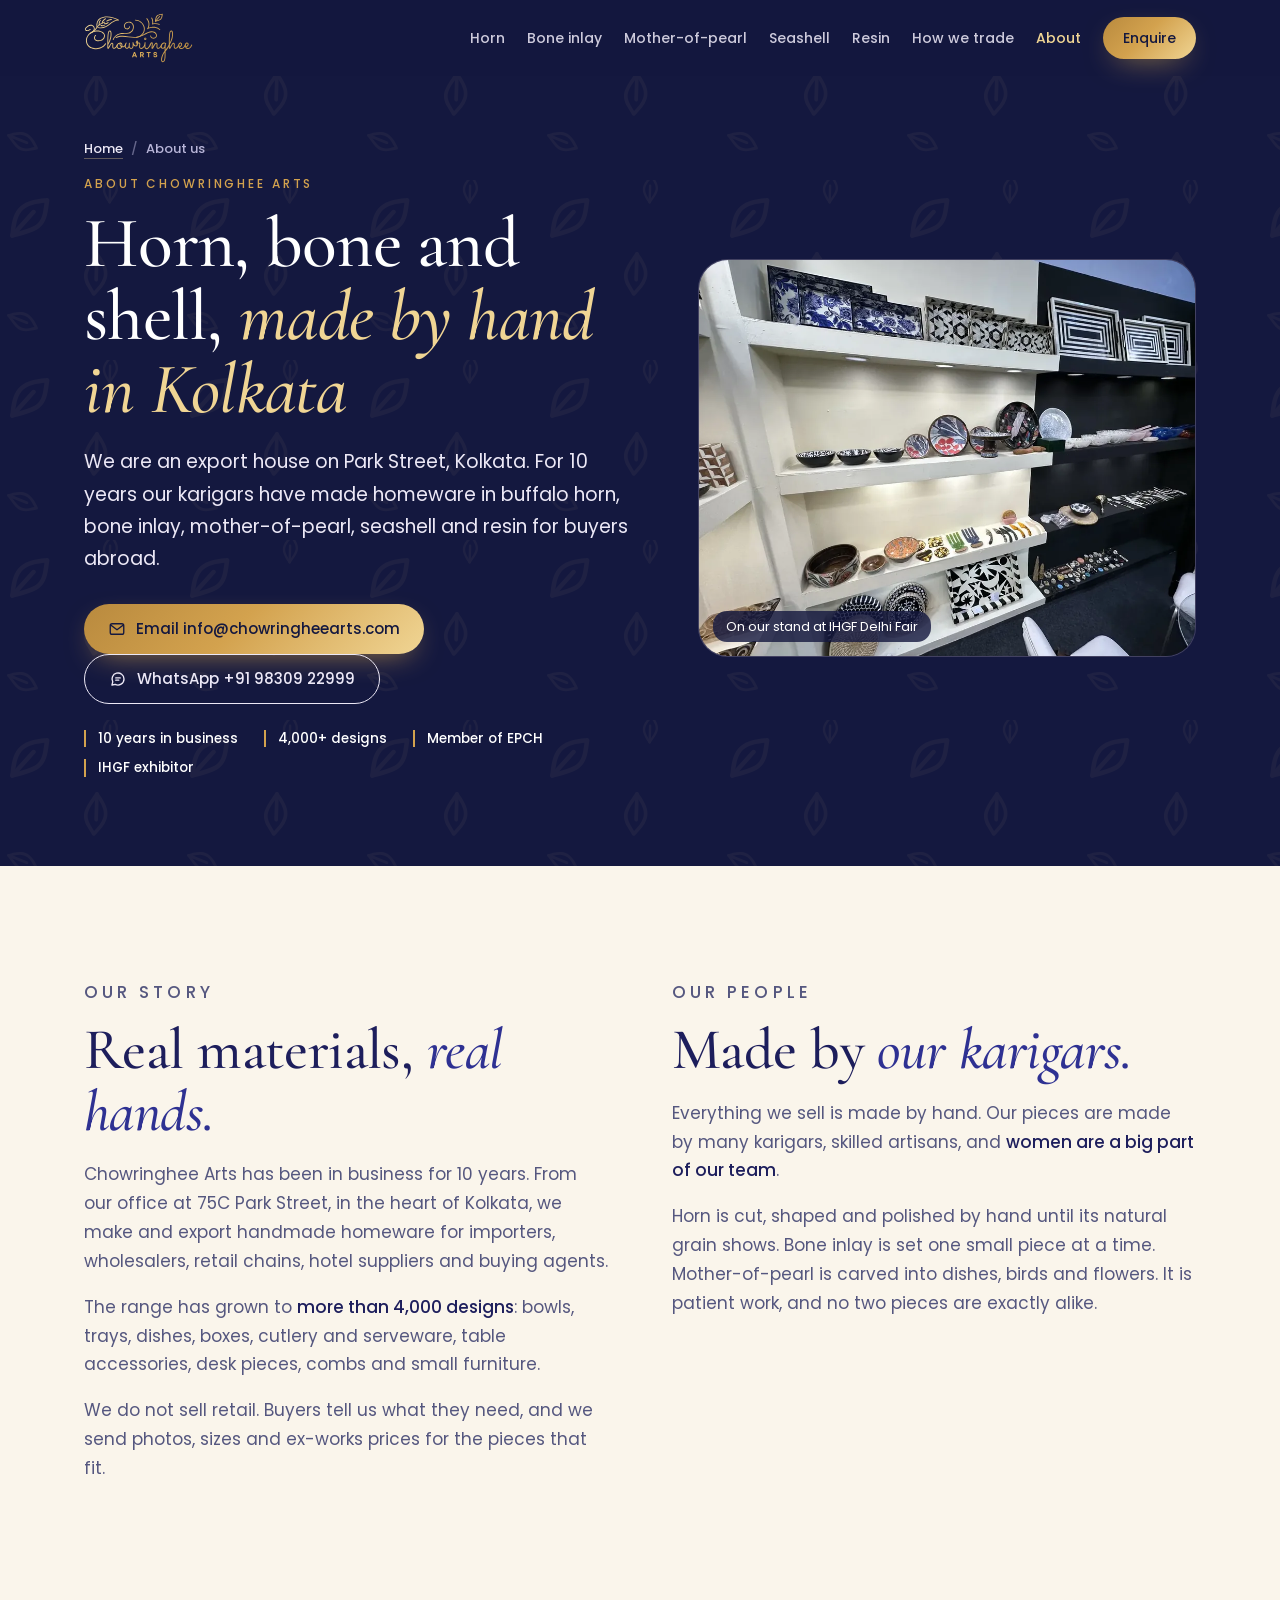
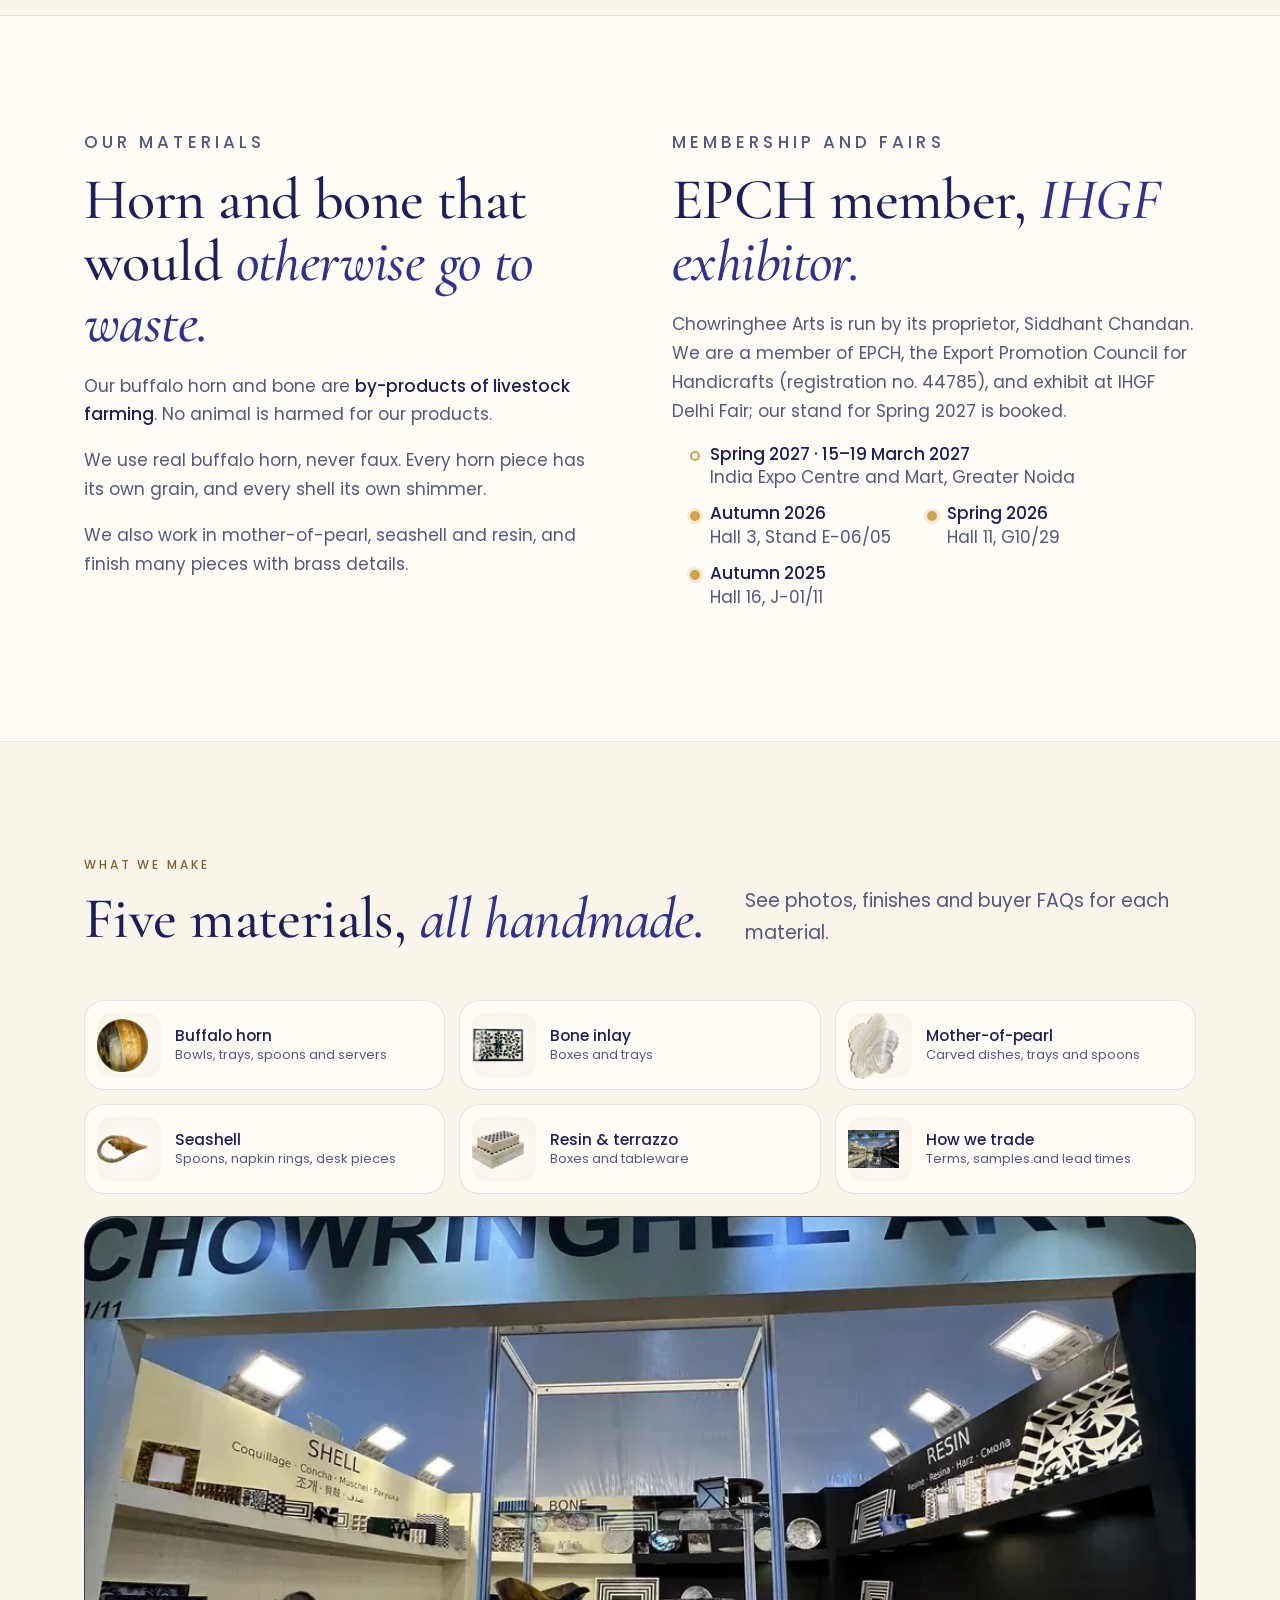
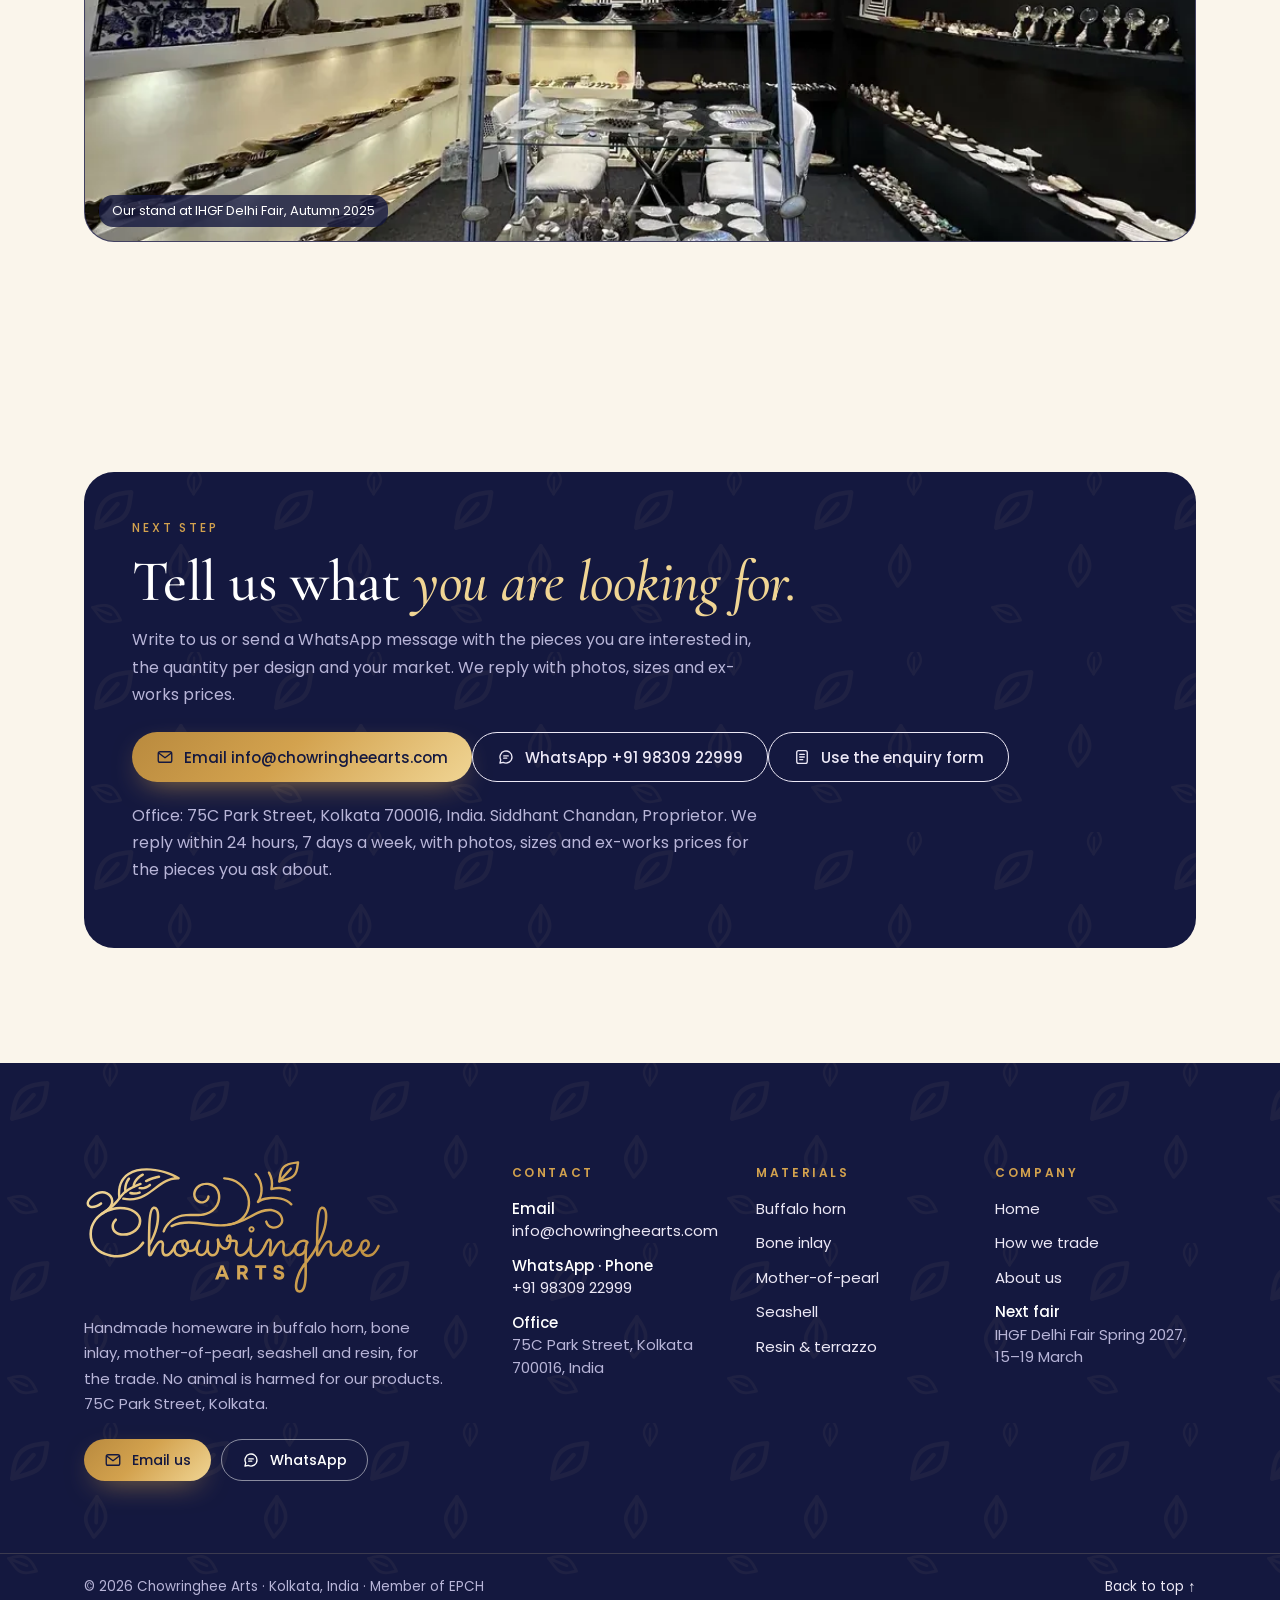
<file: about/index.html>
<!doctype html>
<html lang="en-GB">
<head>
<meta charset="utf-8">
<meta name="viewport" content="width=device-width, initial-scale=1, viewport-fit=cover">
<title>About Us: Horn, Bone &amp; Shell Makers in Kolkata | Chowringhee Arts</title>
<meta name="description" content="Chowringhee Arts: 10 years making handmade horn, bone inlay, mother-of-pearl, shell and resin homeware in Kolkata. EPCH member and IHGF Delhi Fair exhibitor.">
<link rel="canonical" href="https://chowringheearts.com/about/">
<meta name="robots" content="max-image-preview:large">
<meta name="theme-color" content="#14183F">
<link rel="icon" href="/assets/favicon.svg" type="image/svg+xml">
<link rel="icon" href="/assets/favicon-32.png" sizes="32x32" type="image/png">
<link rel="apple-touch-icon" href="/assets/apple-touch-icon.png">
<meta property="og:type" content="website">
<meta property="og:site_name" content="Chowringhee Arts">
<meta property="og:locale" content="en_GB">
<meta property="og:title" content="About Chowringhee Arts — handmade in Kolkata for 10 years">
<meta property="og:description" content="Chowringhee Arts: 10 years making handmade horn, bone inlay, mother-of-pearl, shell and resin homeware in Kolkata. EPCH member and IHGF Delhi Fair exhibitor.">
<meta property="og:url" content="https://chowringheearts.com/about/">
<meta property="og:image" content="https://chowringheearts.com/assets/og/about.jpg">
<meta property="og:image:width" content="1200">
<meta property="og:image:height" content="630">
<meta property="og:image:alt" content="Shelves of bone inlay, horn and shell pieces on the Chowringhee Arts stand">
<meta name="twitter:card" content="summary_large_image">
<link rel="stylesheet" href="/assets/site.css">
<link rel="preload" as="image" type="image/webp" imagesrcset="/assets/img/p/stand-shelves-240.webp 240w, /assets/img/p/stand-shelves-480.webp 480w, /assets/img/p/stand-shelves-960.webp 960w, /assets/img/p/stand-shelves-1440.webp 1440w" imagesizes="(max-width:900px) 92vw, 560px" fetchpriority="high">
<link rel="preload" href="/assets/fonts/cormorant-garamond-latin-500-normal.woff2" as="font" type="font/woff2" crossorigin>
<link rel="preload" href="/assets/fonts/poppins-latin-400-normal.woff2" as="font" type="font/woff2" crossorigin>
<script>document.documentElement.className+=' js';</script>
<script type="application/ld+json">
{
 "@context": "https://schema.org",
 "@graph": [
  {
   "@type": "Organization",
   "@id": "https://chowringheearts.com/#org",
   "name": "Chowringhee Arts",
   "url": "https://chowringheearts.com/",
   "logo": "https://chowringheearts.com/assets/logo-ink.svg",
   "image": "https://chowringheearts.com/assets/og-v3.jpg",
   "email": "info@chowringheearts.com",
   "telephone": "+91-98309-22999",
   "address": {
    "@type": "PostalAddress",
    "streetAddress": "75C Park Street",
    "addressLocality": "Kolkata",
    "postalCode": "700016",
    "addressRegion": "West Bengal",
    "addressCountry": "IN"
   },
   "contactPoint": {
    "@type": "ContactPoint",
    "contactType": "sales",
    "email": "info@chowringheearts.com",
    "telephone": "+91-98309-22999"
   },
   "founder": {
    "@type": "Person",
    "name": "Siddhant Chandan",
    "jobTitle": "Proprietor"
   },
   "memberOf": {
    "@type": "Organization",
    "name": "Export Promotion Council for Handicrafts (EPCH)"
   },
   "description": "Kolkata export house, in business for 10 years, making handmade homeware in buffalo horn, bone inlay, mother-of-pearl, seashell and resin for trade buyers. Horn and bone are by-products of livestock farming; no animal is harmed for its products."
  },
  {
   "@type": "BreadcrumbList",
   "itemListElement": [
    {
     "@type": "ListItem",
     "position": 1,
     "name": "Home",
     "item": "https://chowringheearts.com/"
    },
    {
     "@type": "ListItem",
     "position": 2,
     "name": "About us",
     "item": "https://chowringheearts.com/about/"
    }
   ]
  }
 ]
}
</script>
</head><body>
<a class="skip" href="#main">Skip to content</a>
<header class="site-head" id="top">
  <div class="wrap">
    <a class="brand" href="/" aria-label="Chowringhee Arts home"><img src="/assets/logo-gold.svg" alt="Chowringhee Arts" width="112" height="50"></a>
    <nav class="nav" aria-label="Main">
      <a class="lnk" href="/horn/">Horn</a>
      <a class="lnk" href="/bone-inlay/">Bone inlay</a>
      <a class="lnk" href="/mother-of-pearl/">Mother-of-pearl</a>
      <a class="lnk" href="/seashell/">Seashell</a>
      <a class="lnk" href="/resin/">Resin</a>
      <a class="lnk" href="/trade/">How we trade</a>
      <a class="lnk" href="/about/" aria-current="page">About</a>
      <a class="btn btn-gold btn-sm" href="#enquire">Enquire</a>
      <button class="menu-btn" type="button" aria-expanded="false" aria-controls="menu"><svg viewBox="0 0 24 24" fill="none" stroke="currentColor" stroke-width="1.8" stroke-linecap="round" stroke-linejoin="round" aria-hidden="true" focusable="false"><path d="M4 7h16M4 12h16M4 17h16"/></svg><span class="sr">Menu</span></button>
    </nav>
  </div>
  <div class="menu" id="menu" hidden>
    <div class="wrap">
      <a href="/">Home</a>
      <p class="menu-k">Materials</p>
      <a href="/horn/">Buffalo horn</a>
      <a href="/bone-inlay/">Bone inlay</a>
      <a href="/mother-of-pearl/">Mother-of-pearl</a>
      <a href="/seashell/">Seashell</a>
      <a href="/resin/">Resin &amp; terrazzo</a>
      <p class="menu-k">Working with us</p>
      <a href="/trade/">How we trade</a>
      <a href="/about/" aria-current="page">About us</a>
      <a href="#enquire">Contact</a>
    </div>
  </div>
</header>
<main id="main">
  <section class="sub-hero on-navy" aria-labelledby="page-title">
    <div class="wrap sub-grid">
      <div>
        <nav class="crumbs" aria-label="Breadcrumb"><ol><li><a href="/">Home</a></li><li aria-current="page">About us</li></ol></nav>
        <p class="eyebrow">About Chowringhee Arts</p>
        <h1 id="page-title">Horn, bone and shell, <em>made by hand in Kolkata</em></h1>
        <p class="lede">We are an export house on Park Street, Kolkata. For 10 years our karigars have made homeware in buffalo horn, bone inlay, mother-of-pearl, seashell and resin for buyers abroad.</p>
        <div class="cta-row"><a class="btn btn-gold" href="mailto:info@chowringheearts.com?subject=Enquiry%20from%20chowringheearts.com&amp;body=Hello%20Chowringhee%20Arts%2C%0A%0APieces%20I%20am%20interested%20in%3A%0A%0AQuantity%20per%20design%3A%0A%0ACompany%20and%20country%3A%0A%0AMy%20market%20%28importer%2C%20wholesaler%2C%20retail%20chain%2C%20hotel%20supplier%2C%20buying%20agent%29%3A%0A"><svg viewBox="0 0 24 24" fill="none" stroke="currentColor" stroke-width="1.8" stroke-linecap="round" stroke-linejoin="round" aria-hidden="true" focusable="false"><rect x="3" y="5" width="18" height="14" rx="2.5"/><path d="m4 7 8 6 8-6"/></svg>Email info@chowringheearts.com</a><a class="btn btn-line" href="https://wa.me/919830922999?text=Hello%20Chowringhee%20Arts%2C%20I%20found%20you%20on%20your%20website." target="_blank" rel="noopener"><svg viewBox="0 0 24 24" fill="none" stroke="currentColor" stroke-width="1.8" stroke-linecap="round" stroke-linejoin="round" aria-hidden="true" focusable="false"><path d="M20 12a8 8 0 0 1-11.7 7.1L4 20l1-4.1A8 8 0 1 1 20 12Z"/><path d="M9 10.5h6M9 13.5h4"/></svg>WhatsApp +91 98309 22999</a></div>
        <ul class="hero-facts"><li>10 years in business</li><li>4,000+ designs</li><li>Member of EPCH</li><li>IHGF exhibitor</li></ul>
      </div>
      <figure class="sub-stage photo"><picture><source type="image/webp" srcset="/assets/img/p/stand-shelves-240.webp 240w, /assets/img/p/stand-shelves-480.webp 480w, /assets/img/p/stand-shelves-960.webp 960w, /assets/img/p/stand-shelves-1440.webp 1440w" sizes="(max-width:900px) 92vw, 560px"><img src="/assets/img/p/stand-shelves-480.jpg" srcset="/assets/img/p/stand-shelves-240.jpg 240w, /assets/img/p/stand-shelves-480.jpg 480w, /assets/img/p/stand-shelves-960.jpg 960w, /assets/img/p/stand-shelves-1440.jpg 1440w" sizes="(max-width:900px) 92vw, 560px" width="1440" height="1192" alt="Shelves of bone inlay trays, horn and shell pieces on the Chowringhee Arts stand at IHGF Delhi Fair" loading="eager" fetchpriority="high" decoding="async"></picture><figcaption>On our stand at IHGF Delhi Fair</figcaption></figure>
    </div>
  </section>
  <section class="band" aria-labelledby="story-title">
    <div class="wrap split">
      <div class="prose"><p class="eyebrow">Our story</p><h2 id="story-title">Real materials, <em>real hands.</em></h2>
        <p>Chowringhee Arts has been in business for 10 years. From our office at 75C Park Street, in the heart of Kolkata, we make and export handmade homeware for importers, wholesalers, retail chains, hotel suppliers and buying agents.</p>
        <p>The range has grown to <strong>more than 4,000 designs</strong>: bowls, trays, dishes, boxes, cutlery and serveware, table accessories, desk pieces, combs and small furniture.</p>
        <p>We do not sell retail. Buyers tell us what they need, and we send photos, sizes and ex-works prices for the pieces that fit.</p>
      </div>
      <div class="prose"><p class="eyebrow">Our people</p><h2 id="people-title">Made by <em>our karigars.</em></h2>
        <p>Everything we sell is made by hand. Our pieces are made by many karigars, skilled artisans, and <strong>women are a big part of our team</strong>.</p>
        <p>Horn is cut, shaped and polished by hand until its natural grain shows. Bone inlay is set one small piece at a time. Mother-of-pearl is carved into dishes, birds and flowers. It is patient work, and no two pieces are exactly alike.</p>
      </div>
    </div>
  </section>
  <section class="band card" aria-labelledby="mat-title">
    <div class="wrap split">
      <div class="prose"><p class="eyebrow">Our materials</p><h2 id="mat-title">Horn and bone that would <em>otherwise go to waste.</em></h2>
        <p>Our buffalo horn and bone are <strong>by-products of livestock farming</strong>. No animal is harmed for our products.</p>
        <p>We use real buffalo horn, never faux. Every horn piece has its own grain, and every shell its own shimmer.</p>
        <p>We also work in mother-of-pearl, seashell and resin, and finish many pieces with brass details.</p>
      </div>
      <div class="prose"><p class="eyebrow">Membership and fairs</p><h2 id="fair-title">EPCH member, <em>IHGF exhibitor.</em></h2>
        <p>Chowringhee Arts is run by its proprietor, Siddhant Chandan. We are a member of EPCH, the Export Promotion Council for Handicrafts (registration no. 44785), and exhibit at IHGF Delhi Fair; our stand for Spring 2027 is booked.</p>
        <ul class="past-list" aria-label="IHGF Delhi Fair editions">
          <li class="next"><b>Spring 2027 · 15–19 March 2027</b>India Expo Centre and Mart, Greater Noida</li>
          <li><b>Autumn 2026</b>Hall 3, Stand E-06/05</li>
          <li><b>Spring 2026</b>Hall 11, G10/29</li>
          <li><b>Autumn 2025</b>Hall 16, J-01/11</li>
        </ul>
      </div>
    </div>
  </section>
  <section class="band" aria-labelledby="range-title">
    <div class="wrap">
      <div class="sec-head"><div><p class="eyebrow">What we make</p><h2 id="range-title">Five materials, <em>all handmade.</em></h2></div><p class="lede">See photos, finishes and buyer FAQs for each material.</p></div>
      <ul class="mat-links"><li><a href="/horn/"><span class="th"><picture><source type="image/webp" srcset="/assets/img/p/horn-bowl-two-tone-240.webp 240w, /assets/img/p/horn-bowl-two-tone-470.webp 470w" sizes="64px"><img src="/assets/img/p/horn-bowl-two-tone-240.jpg" srcset="/assets/img/p/horn-bowl-two-tone-240.jpg 240w, /assets/img/p/horn-bowl-two-tone-470.jpg 470w" sizes="64px" width="470" height="482" alt="Two-tone horn bowl" loading="lazy" decoding="async"></picture></span><span><b>Buffalo horn</b><small>Bowls, trays, spoons and servers</small></span></a></li><li><a href="/bone-inlay/"><span class="th"><picture><source type="image/webp" srcset="/assets/img/p/bone-inlay-box-floral-240.webp 240w, /assets/img/p/bone-inlay-box-floral-480.webp 480w, /assets/img/p/bone-inlay-box-floral-537.webp 537w" sizes="64px"><img src="/assets/img/p/bone-inlay-box-floral-480.jpg" srcset="/assets/img/p/bone-inlay-box-floral-240.jpg 240w, /assets/img/p/bone-inlay-box-floral-480.jpg 480w, /assets/img/p/bone-inlay-box-floral-537.jpg 537w" sizes="64px" width="537" height="360" alt="Floral bone inlay box" loading="lazy" decoding="async"></picture></span><span><b>Bone inlay</b><small>Boxes and trays</small></span></a></li><li><a href="/mother-of-pearl/"><span class="th"><picture><source type="image/webp" srcset="/assets/img/p/mop-flower-dish-240.webp 240w, /assets/img/p/mop-flower-dish-480.webp 480w, /assets/img/p/mop-flower-dish-941.webp 941w" sizes="64px"><img src="/assets/img/p/mop-flower-dish-480.jpg" srcset="/assets/img/p/mop-flower-dish-240.jpg 240w, /assets/img/p/mop-flower-dish-480.jpg 480w, /assets/img/p/mop-flower-dish-941.jpg 941w" sizes="64px" width="941" height="1200" alt="Carved mother-of-pearl flower dish" loading="lazy" decoding="async"></picture></span><span><b>Mother-of-pearl</b><small>Carved dishes, trays and spoons</small></span></a></li><li><a href="/seashell/"><span class="th"><picture><source type="image/webp" srcset="/assets/img/p/cat-napkin-ring-240.webp 240w, /assets/img/p/cat-napkin-ring-480.webp 480w, /assets/img/p/cat-napkin-ring-600.webp 600w" sizes="64px"><img src="/assets/img/p/cat-napkin-ring-480.jpg" srcset="/assets/img/p/cat-napkin-ring-240.jpg 240w, /assets/img/p/cat-napkin-ring-480.jpg 480w, /assets/img/p/cat-napkin-ring-600.jpg 600w" sizes="64px" width="600" height="327" alt="Shell napkin ring with a rope loop" loading="lazy" decoding="async"></picture></span><span><b>Seashell</b><small>Spoons, napkin rings, desk pieces</small></span></a></li><li><a href="/resin/"><span class="th"><picture><source type="image/webp" srcset="/assets/img/p/cat-resin-box-240.webp 240w, /assets/img/p/cat-resin-box-480.webp 480w, /assets/img/p/cat-resin-box-600.webp 600w" sizes="64px"><img src="/assets/img/p/cat-resin-box-480.jpg" srcset="/assets/img/p/cat-resin-box-240.jpg 240w, /assets/img/p/cat-resin-box-480.jpg 480w, /assets/img/p/cat-resin-box-600.jpg 600w" sizes="64px" width="600" height="461" alt="Checkerboard resin and bone boxes" loading="lazy" decoding="async"></picture></span><span><b>Resin &amp; terrazzo</b><small>Boxes and tableware</small></span></a></li><li><a href="/trade/"><span class="th"><picture><source type="image/webp" srcset="/assets/img/p/stand-front-240.webp 240w, /assets/img/p/stand-front-480.webp 480w, /assets/img/p/stand-front-960.webp 960w, /assets/img/p/stand-front-1024.webp 1024w" sizes="64px"><img src="/assets/img/p/stand-front-480.jpg" srcset="/assets/img/p/stand-front-240.jpg 240w, /assets/img/p/stand-front-480.jpg 480w, /assets/img/p/stand-front-960.jpg 960w, /assets/img/p/stand-front-1024.jpg 1024w" sizes="64px" width="1024" height="768" alt="The Chowringhee Arts stand at IHGF Delhi Fair, Autumn 2025" loading="lazy" decoding="async"></picture></span><span><b>How we trade</b><small>Terms, samples and lead times</small></span></a></li></ul>
      <figure class="sub-stage photo" style="margin-top:22px;aspect-ratio:16/9"><picture><source type="image/webp" srcset="/assets/img/p/stand-front-240.webp 240w, /assets/img/p/stand-front-480.webp 480w, /assets/img/p/stand-front-960.webp 960w, /assets/img/p/stand-front-1024.webp 1024w" sizes="(max-width:1200px) 92vw, 1100px"><img src="/assets/img/p/stand-front-480.jpg" srcset="/assets/img/p/stand-front-240.jpg 240w, /assets/img/p/stand-front-480.jpg 480w, /assets/img/p/stand-front-960.jpg 960w, /assets/img/p/stand-front-1024.jpg 1024w" sizes="(max-width:1200px) 92vw, 1100px" width="1024" height="768" alt="The Chowringhee Arts stand at IHGF Delhi Fair, Autumn 2025" loading="lazy" decoding="async"></picture><figcaption>Our stand at IHGF Delhi Fair, Autumn 2025</figcaption></figure>
    </div>
  </section>
  <section id="enquire" class="band" aria-labelledby="next-title">
    <div class="wrap">
      <div class="next-step on-navy">
        <p class="eyebrow">Next step</p>
        <h2 id="next-title">Tell us what <em>you are looking for.</em></h2>
        <p>Write to us or send a WhatsApp message with the pieces you are interested in, the quantity per design and your market. We reply with photos, sizes and ex-works prices.</p>
        <div class="cta-row"><a class="btn btn-gold" href="mailto:info@chowringheearts.com?subject=Enquiry%20from%20chowringheearts.com&amp;body=Hello%20Chowringhee%20Arts%2C%0A%0APieces%20I%20am%20interested%20in%3A%0A%0AQuantity%20per%20design%3A%0A%0ACompany%20and%20country%3A%0A%0AMy%20market%20%28importer%2C%20wholesaler%2C%20retail%20chain%2C%20hotel%20supplier%2C%20buying%20agent%29%3A%0A"><svg viewBox="0 0 24 24" fill="none" stroke="currentColor" stroke-width="1.8" stroke-linecap="round" stroke-linejoin="round" aria-hidden="true" focusable="false"><rect x="3" y="5" width="18" height="14" rx="2.5"/><path d="m4 7 8 6 8-6"/></svg>Email info@chowringheearts.com</a><a class="btn btn-line" href="https://wa.me/919830922999?text=Hello%20Chowringhee%20Arts%2C%20I%20found%20you%20on%20your%20website." target="_blank" rel="noopener"><svg viewBox="0 0 24 24" fill="none" stroke="currentColor" stroke-width="1.8" stroke-linecap="round" stroke-linejoin="round" aria-hidden="true" focusable="false"><path d="M20 12a8 8 0 0 1-11.7 7.1L4 20l1-4.1A8 8 0 1 1 20 12Z"/><path d="M9 10.5h6M9 13.5h4"/></svg>WhatsApp +91 98309 22999</a><a class="btn btn-line" href="/#enquire"><svg viewBox="0 0 24 24" fill="none" stroke="currentColor" stroke-width="1.8" stroke-linecap="round" stroke-linejoin="round" aria-hidden="true" focusable="false"><rect x="5" y="3.5" width="14" height="17" rx="2.5"/><path d="M9 8.5h6M9 12h6M9 15.5h4"/></svg>Use the enquiry form</a></div>
        <p>Office: 75C Park Street, Kolkata 700016, India. Siddhant Chandan, Proprietor. We reply within 24 hours, 7 days a week, with photos, sizes and ex-works prices for the pieces you ask about.</p>
      </div>
    </div>
  </section>
</main>
<footer class="site-foot on-navy">
  <div class="wrap foot-top">
    <div class="foot-brand">
      <img src="/assets/logo-gold.svg" alt="Chowringhee Arts" width="300" height="134" loading="lazy">
      <p>Handmade homeware in buffalo horn, bone inlay, mother-of-pearl, seashell and resin, for the trade. No animal is harmed for our products. 75C Park Street, Kolkata.</p>
      <div class="foot-ctas">
        <a class="btn btn-gold btn-sm" href="mailto:info@chowringheearts.com?subject=Enquiry%20from%20chowringheearts.com"><svg viewBox="0 0 24 24" fill="none" stroke="currentColor" stroke-width="1.8" stroke-linecap="round" stroke-linejoin="round" aria-hidden="true" focusable="false"><rect x="3" y="5" width="18" height="14" rx="2.5"/><path d="m4 7 8 6 8-6"/></svg>Email us</a>
        <a class="btn btn-ghost btn-sm" href="https://wa.me/919830922999?text=Hello%20Chowringhee%20Arts%2C%20I%20found%20you%20on%20your%20website." target="_blank" rel="noopener"><svg viewBox="0 0 24 24" fill="none" stroke="currentColor" stroke-width="1.8" stroke-linecap="round" stroke-linejoin="round" aria-hidden="true" focusable="false"><path d="M20 12a8 8 0 0 1-11.7 7.1L4 20l1-4.1A8 8 0 1 1 20 12Z"/><path d="M9 10.5h6M9 13.5h4"/></svg>WhatsApp</a>
      </div>
    </div>
    <div class="foot-cols">
      <div>
        <h2 class="foot-h">Contact</h2>
        <ul>
          <li><b>Email</b><a href="mailto:info@chowringheearts.com?subject=Enquiry%20from%20chowringheearts.com">info@chowringheearts.com</a></li>
          <li><b>WhatsApp · Phone</b><a href="https://wa.me/919830922999?text=Hello%20Chowringhee%20Arts%2C%20I%20found%20you%20on%20your%20website." target="_blank" rel="noopener">+91 98309 22999</a></li>
          <li><b>Office</b>75C Park Street, Kolkata 700016, India</li>
        </ul>
      </div>
      <div>
        <h2 class="foot-h">Materials</h2>
        <ul>
          <li><a href="/horn/">Buffalo horn</a></li>
          <li><a href="/bone-inlay/">Bone inlay</a></li>
          <li><a href="/mother-of-pearl/">Mother-of-pearl</a></li>
          <li><a href="/seashell/">Seashell</a></li>
          <li><a href="/resin/">Resin &amp; terrazzo</a></li>
        </ul>
      </div>
      <div>
        <h2 class="foot-h">Company</h2>
        <ul>
          <li><a href="/">Home</a></li>
          <li><a href="/trade/">How we trade</a></li>
          <li><a href="/about/">About us</a></li>
          <li><b>Next fair</b>IHGF Delhi Fair Spring 2027, 15–19 March</li>
        </ul>
      </div>
    </div>
  </div>
  <div class="foot-bar">
    <div class="wrap">
      <span>© 2026 Chowringhee Arts · Kolkata, India · Member of EPCH</span>
      <a href="#top">Back to top ↑</a>
    </div>
  </div>
</footer>
<script>
(function(){var b=document.querySelector('.menu-btn'),m=document.getElementById('menu'),h=document.querySelector('.site-head');
if(!b||!m)return;function s(o){m.hidden=!o;b.setAttribute('aria-expanded',String(o));h.classList.toggle('menu-open',o);}
b.addEventListener('click',function(){s(m.hidden);});m.addEventListener('click',function(e){if(e.target.closest('a'))s(false);});
document.addEventListener('keydown',function(e){if(e.key==='Escape'&&!m.hidden){s(false);b.focus();}});})();
</script>
</body>
</html>
</file>
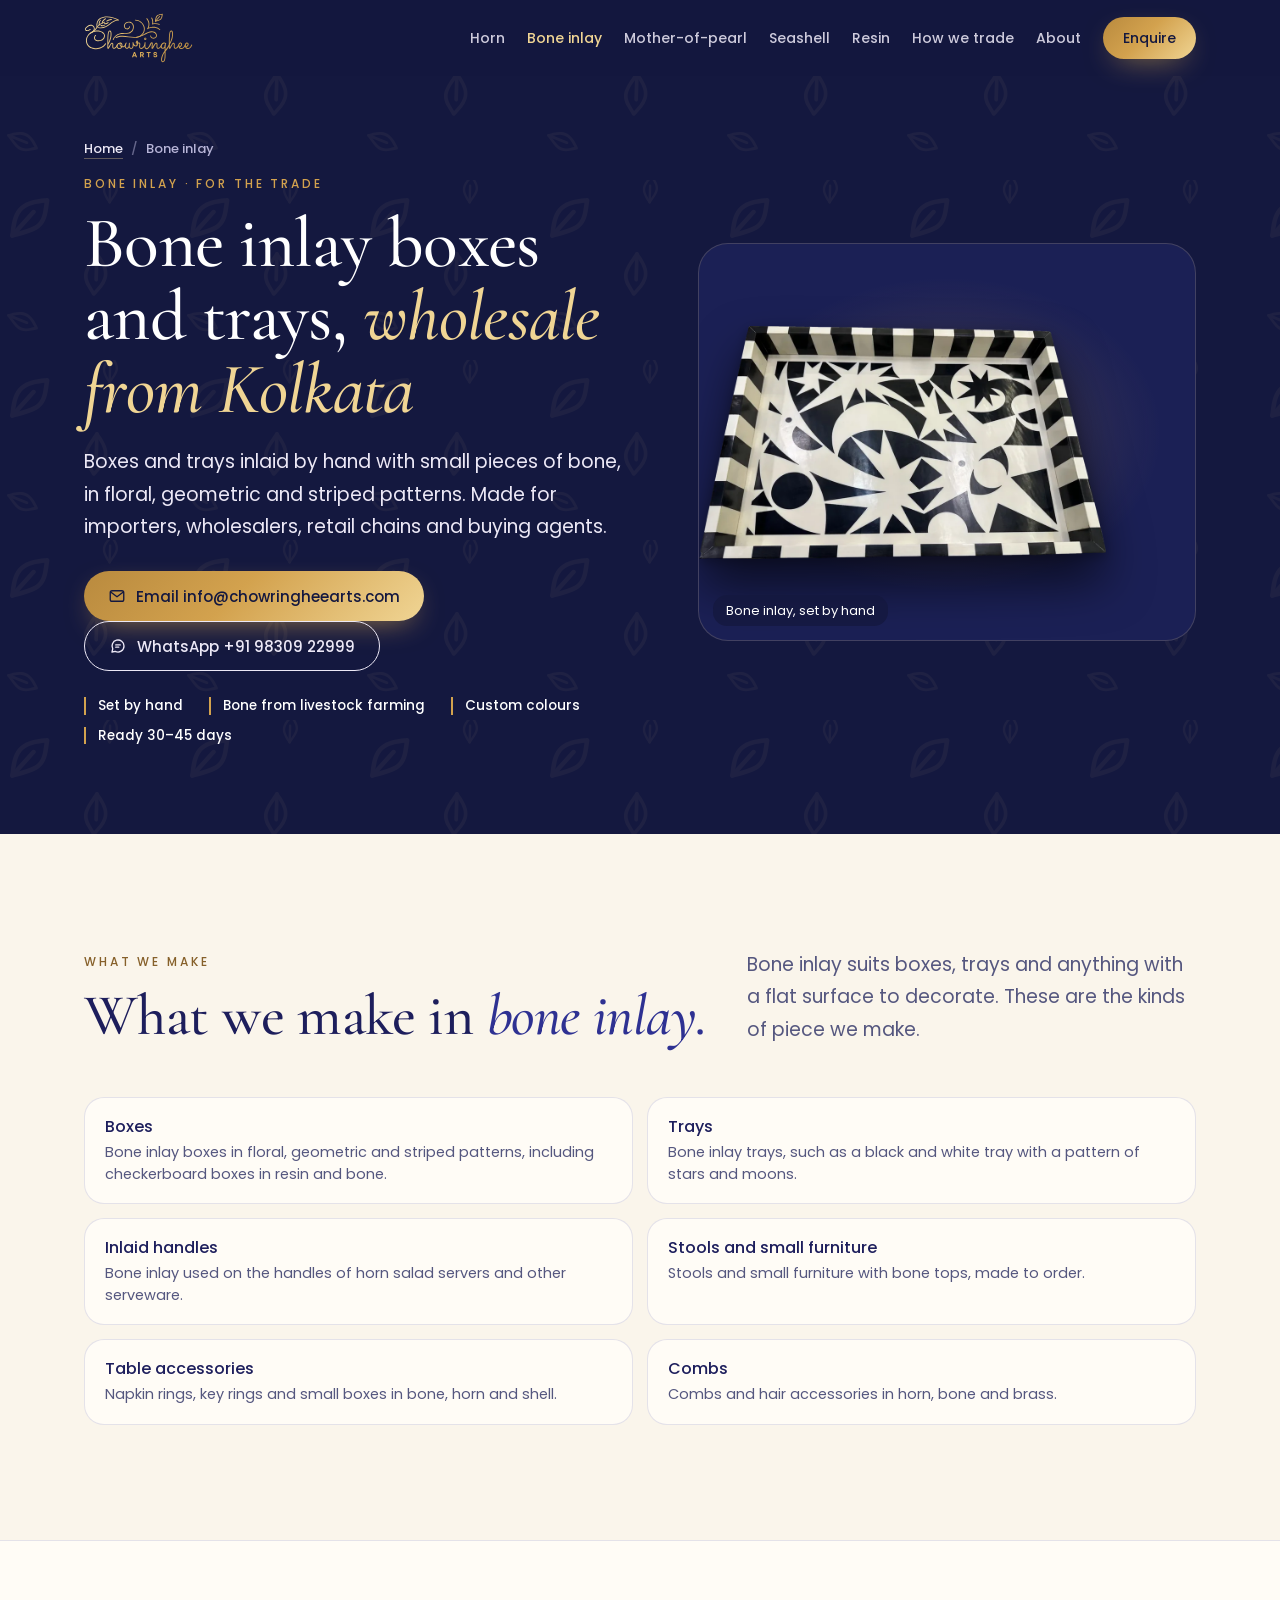
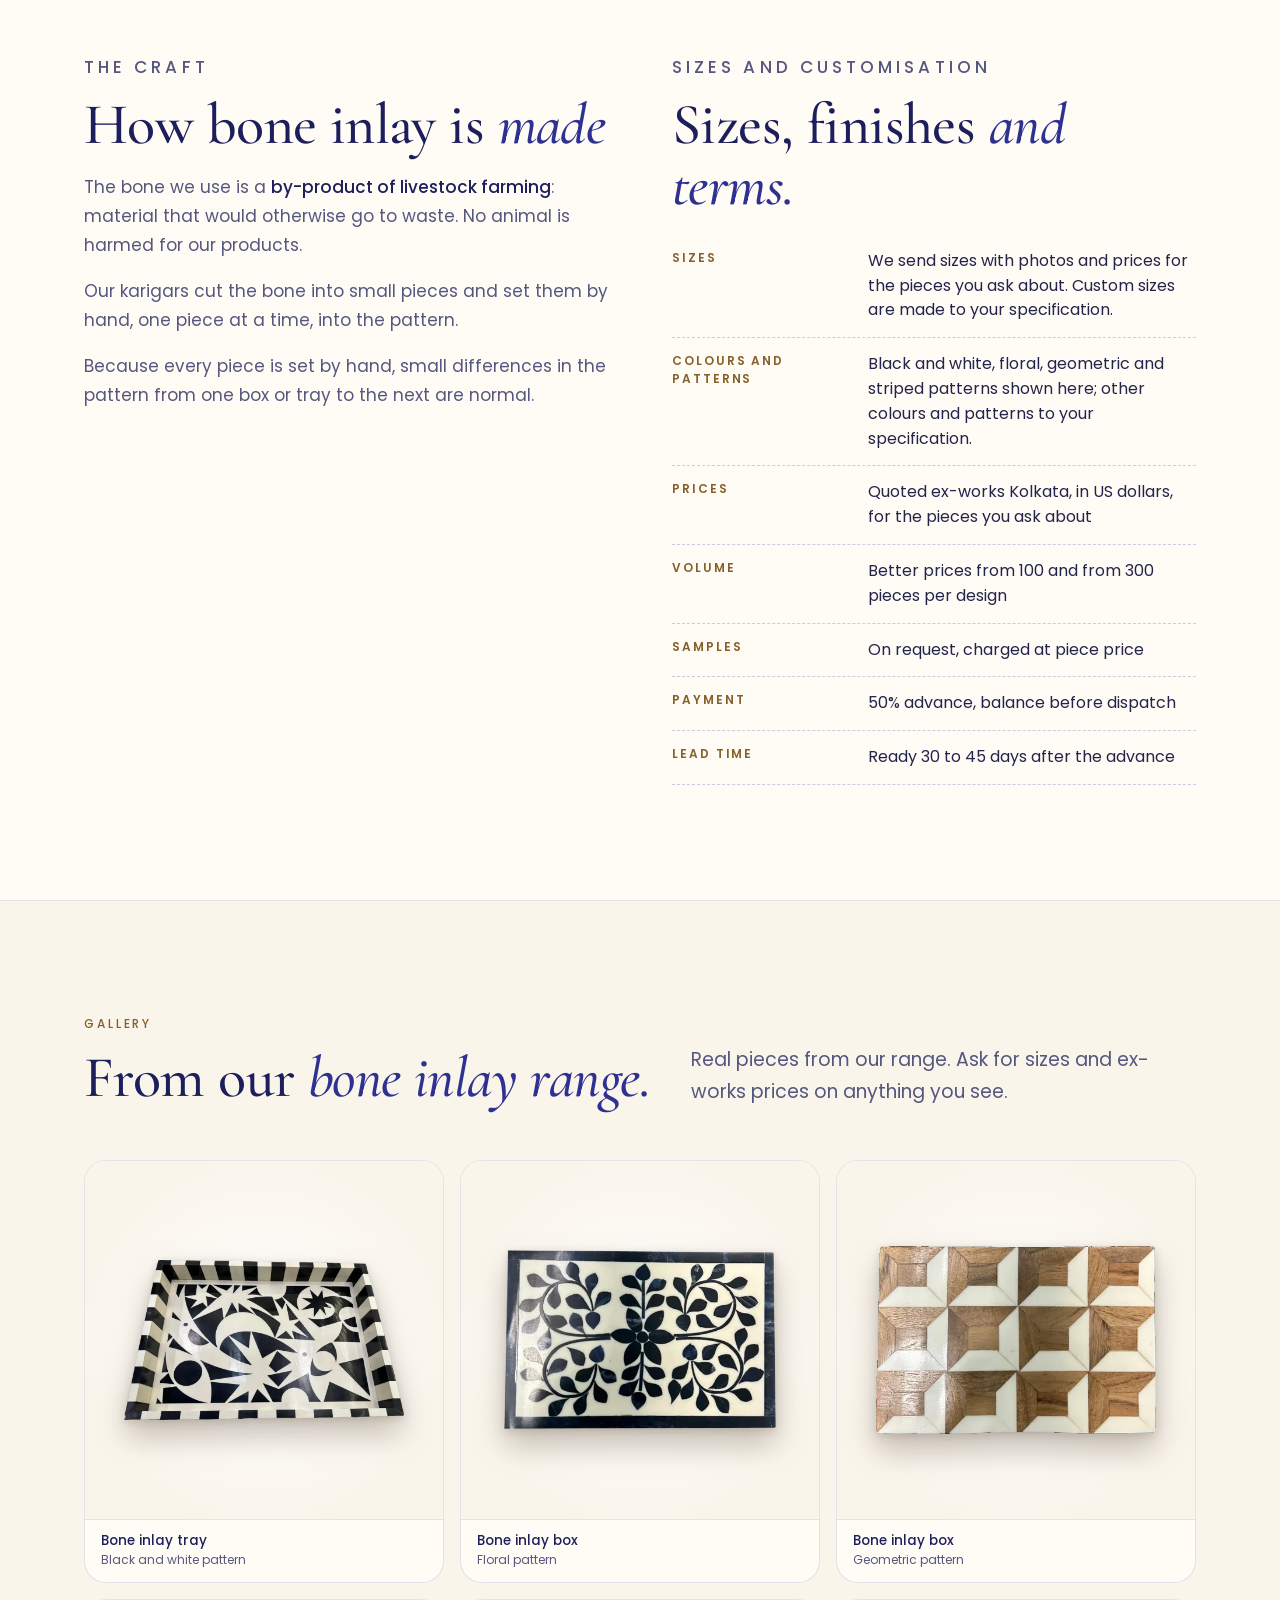
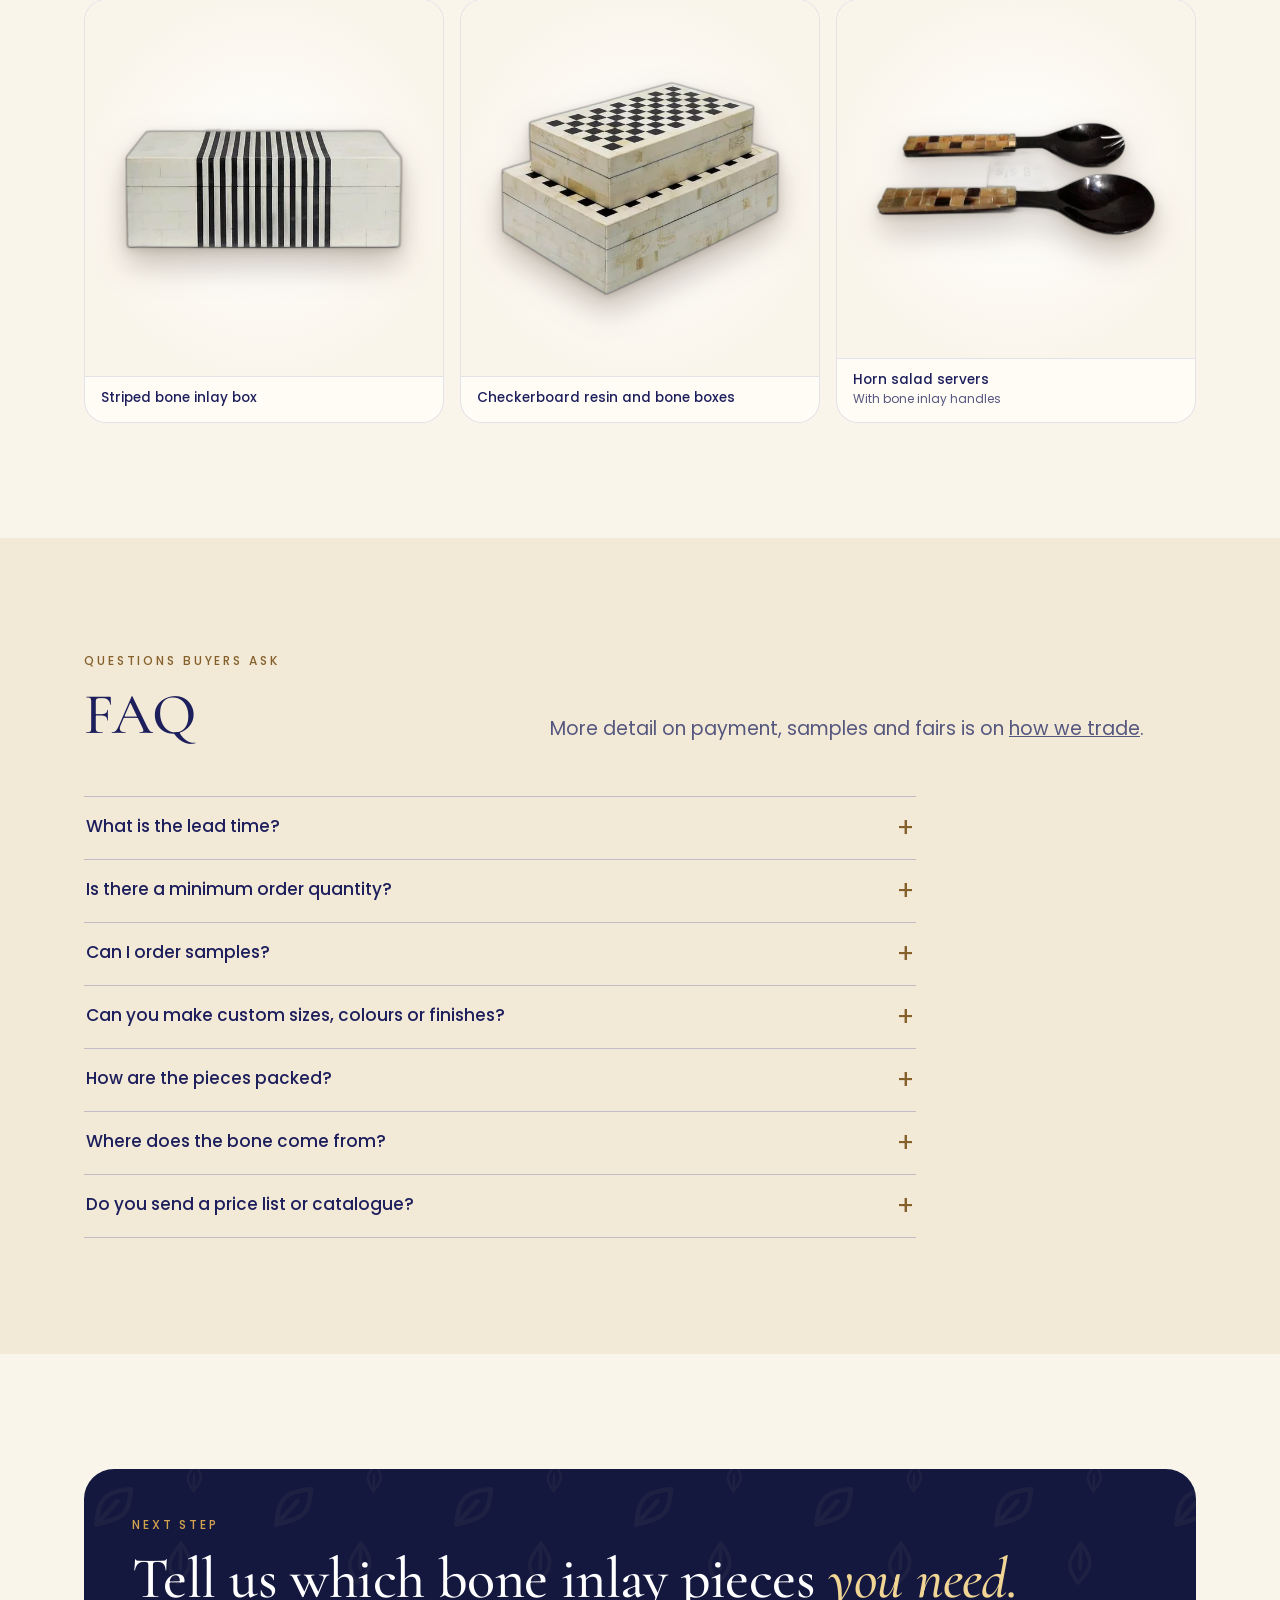
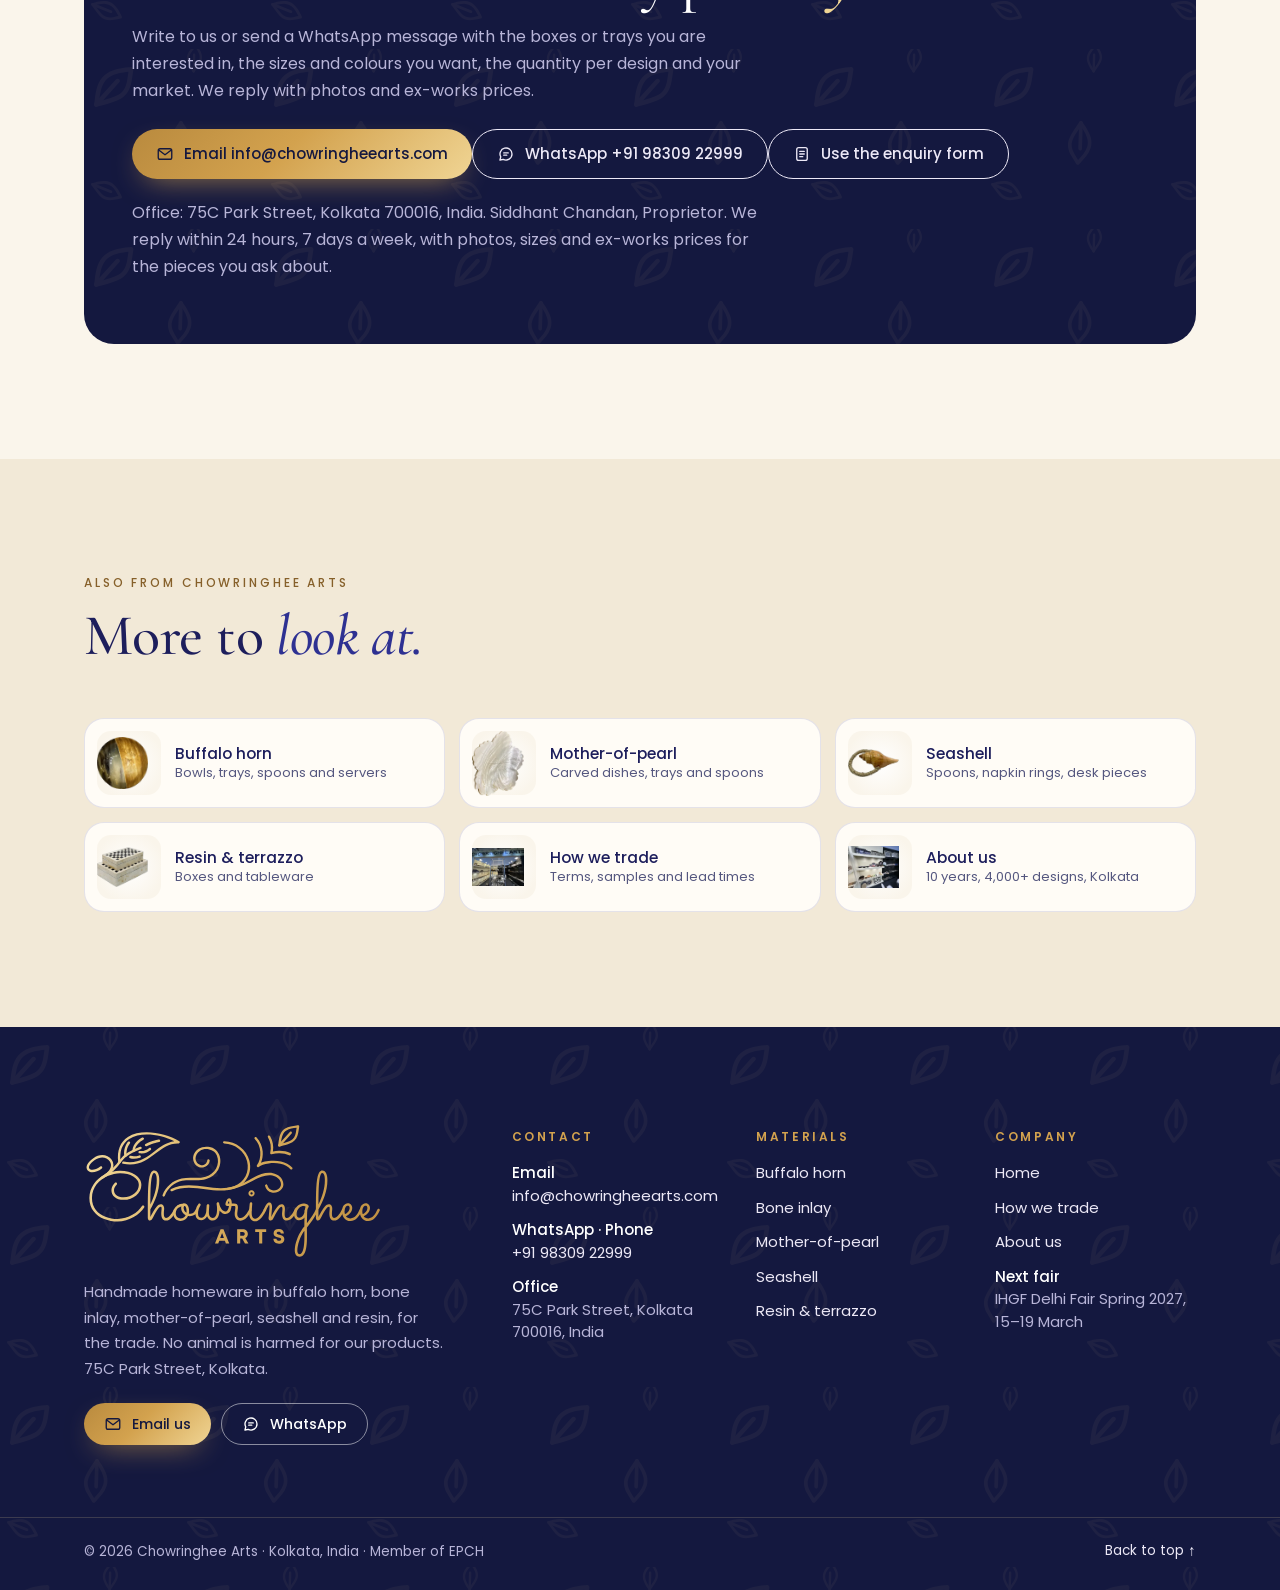
<file: bone-inlay/index.html>
<!doctype html>
<html lang="en-GB">
<head>
<meta charset="utf-8">
<meta name="viewport" content="width=device-width, initial-scale=1, viewport-fit=cover">
<title>Bone Inlay Boxes &amp; Trays Wholesale, India | Chowringhee Arts</title>
<meta name="description" content="Handmade bone inlay boxes and trays from Kolkata for importers, wholesalers and retail chains. Floral, geometric and striped patterns; custom sizes and colours.">
<link rel="canonical" href="https://chowringheearts.com/bone-inlay/">
<meta name="robots" content="max-image-preview:large">
<meta name="theme-color" content="#14183F">
<link rel="icon" href="/assets/favicon.svg" type="image/svg+xml">
<link rel="icon" href="/assets/favicon-32.png" sizes="32x32" type="image/png">
<link rel="apple-touch-icon" href="/assets/apple-touch-icon.png">
<meta property="og:type" content="website">
<meta property="og:site_name" content="Chowringhee Arts">
<meta property="og:locale" content="en_GB">
<meta property="og:title" content="Bone inlay boxes and trays, wholesale — Chowringhee Arts, Kolkata">
<meta property="og:description" content="Handmade bone inlay boxes and trays from Kolkata for importers, wholesalers and retail chains. Floral, geometric and striped patterns; custom sizes and colours.">
<meta property="og:url" content="https://chowringheearts.com/bone-inlay/">
<meta property="og:image" content="https://chowringheearts.com/assets/og/bone-inlay.jpg">
<meta property="og:image:width" content="1200">
<meta property="og:image:height" content="630">
<meta property="og:image:alt" content="A black and white bone inlay tray with a pattern of stars and moons">
<meta name="twitter:card" content="summary_large_image">
<link rel="stylesheet" href="/assets/site.css">
<link rel="preload" as="image" type="image/webp" imagesrcset="/assets/img/p/bone-inlay-tray-stars-240.webp 240w, /assets/img/p/bone-inlay-tray-stars-480.webp 480w, /assets/img/p/bone-inlay-tray-stars-960.webp 960w, /assets/img/p/bone-inlay-tray-stars-1200.webp 1200w" imagesizes="(max-width:900px) 84vw, 520px" fetchpriority="high">
<link rel="preload" href="/assets/fonts/cormorant-garamond-latin-500-normal.woff2" as="font" type="font/woff2" crossorigin>
<link rel="preload" href="/assets/fonts/poppins-latin-400-normal.woff2" as="font" type="font/woff2" crossorigin>
<script>document.documentElement.className+=' js';</script>
<script type="application/ld+json">
{
 "@context": "https://schema.org",
 "@graph": [
  {
   "@type": "Organization",
   "@id": "https://chowringheearts.com/#org",
   "name": "Chowringhee Arts",
   "url": "https://chowringheearts.com/",
   "logo": "https://chowringheearts.com/assets/logo-ink.svg",
   "image": "https://chowringheearts.com/assets/og-v3.jpg",
   "email": "info@chowringheearts.com",
   "telephone": "+91-98309-22999",
   "address": {
    "@type": "PostalAddress",
    "streetAddress": "75C Park Street",
    "addressLocality": "Kolkata",
    "postalCode": "700016",
    "addressRegion": "West Bengal",
    "addressCountry": "IN"
   },
   "contactPoint": {
    "@type": "ContactPoint",
    "contactType": "sales",
    "email": "info@chowringheearts.com",
    "telephone": "+91-98309-22999"
   },
   "founder": {
    "@type": "Person",
    "name": "Siddhant Chandan",
    "jobTitle": "Proprietor"
   },
   "memberOf": {
    "@type": "Organization",
    "name": "Export Promotion Council for Handicrafts (EPCH)"
   },
   "description": "Kolkata export house, in business for 10 years, making handmade homeware in buffalo horn, bone inlay, mother-of-pearl, seashell and resin for trade buyers. Horn and bone are by-products of livestock farming; no animal is harmed for its products."
  },
  {
   "@type": "BreadcrumbList",
   "itemListElement": [
    {
     "@type": "ListItem",
     "position": 1,
     "name": "Home",
     "item": "https://chowringheearts.com/"
    },
    {
     "@type": "ListItem",
     "position": 2,
     "name": "Bone inlay",
     "item": "https://chowringheearts.com/bone-inlay/"
    }
   ]
  },
  {
   "@type": "ItemList",
   "@id": "https://chowringheearts.com/bone-inlay/#gallery",
   "name": "Bone inlay pieces",
   "numberOfItems": 6,
   "itemListElement": [
    {
     "@type": "ListItem",
     "position": 1,
     "name": "Bone inlay tray — Black and white pattern",
     "image": "https://chowringheearts.com/assets/img/p/bone-inlay-tray-stars-1200.jpg"
    },
    {
     "@type": "ListItem",
     "position": 2,
     "name": "Bone inlay box — Floral pattern",
     "image": "https://chowringheearts.com/assets/img/p/bone-inlay-box-floral-537.jpg"
    },
    {
     "@type": "ListItem",
     "position": 3,
     "name": "Bone inlay box — Geometric pattern",
     "image": "https://chowringheearts.com/assets/img/p/bone-inlay-box-cubes-484.jpg"
    },
    {
     "@type": "ListItem",
     "position": 4,
     "name": "Striped bone inlay box",
     "image": "https://chowringheearts.com/assets/img/p/cat-bone-box-600.jpg"
    },
    {
     "@type": "ListItem",
     "position": 5,
     "name": "Checkerboard resin and bone boxes",
     "image": "https://chowringheearts.com/assets/img/p/cat-resin-box-600.jpg"
    },
    {
     "@type": "ListItem",
     "position": 6,
     "name": "Horn salad servers — With bone inlay handles",
     "image": "https://chowringheearts.com/assets/img/p/cat-servers-600.jpg"
    }
   ]
  },
  {
   "@type": "FAQPage",
   "mainEntity": [
    {
     "@type": "Question",
     "name": "What is the lead time?",
     "acceptedAnswer": {
      "@type": "Answer",
      "text": "Orders are ready 30 to 45 days after we receive the 50% advance. The balance is due before dispatch."
     }
    },
    {
     "@type": "Question",
     "name": "Is there a minimum order quantity?",
     "acceptedAnswer": {
      "@type": "Answer",
      "text": "Prices get better from 100 pieces and again from 300 pieces per design. Tell us the quantities you have in mind and we will quote for those."
     }
    },
    {
     "@type": "Question",
     "name": "Can I order samples?",
     "acceptedAnswer": {
      "@type": "Answer",
      "text": "Yes. Samples are made on request and charged at the piece price."
     }
    },
    {
     "@type": "Question",
     "name": "Can you make custom sizes, colours or finishes?",
     "acceptedAnswer": {
      "@type": "Answer",
      "text": "Yes. Sizes, colours and patterns are made to your specification. Send a drawing, photo or reference piece with the quantity."
     }
    },
    {
     "@type": "Question",
     "name": "How are the pieces packed?",
     "acceptedAnswer": {
      "@type": "Answer",
      "text": "Tell us how your market needs goods packed and labelled when you enquire, and we will confirm it with the quote."
     }
    },
    {
     "@type": "Question",
     "name": "Where does the bone come from?",
     "acceptedAnswer": {
      "@type": "Answer",
      "text": "The bone is a by-product of livestock farming, material that would otherwise go to waste. No animal is harmed for our products."
     }
    },
    {
     "@type": "Question",
     "name": "Do you send a price list or catalogue?",
     "acceptedAnswer": {
      "@type": "Answer",
      "text": "We quote for the pieces you ask about rather than sending a full catalogue: tell us what interests you and we send photos, sizes and ex-works Kolkata prices for those."
     }
    }
   ]
  }
 ]
}
</script>
</head><body>
<a class="skip" href="#main">Skip to content</a>
<header class="site-head" id="top">
  <div class="wrap">
    <a class="brand" href="/" aria-label="Chowringhee Arts home"><img src="/assets/logo-gold.svg" alt="Chowringhee Arts" width="112" height="50"></a>
    <nav class="nav" aria-label="Main">
      <a class="lnk" href="/horn/">Horn</a>
      <a class="lnk" href="/bone-inlay/" aria-current="page">Bone inlay</a>
      <a class="lnk" href="/mother-of-pearl/">Mother-of-pearl</a>
      <a class="lnk" href="/seashell/">Seashell</a>
      <a class="lnk" href="/resin/">Resin</a>
      <a class="lnk" href="/trade/">How we trade</a>
      <a class="lnk" href="/about/">About</a>
      <a class="btn btn-gold btn-sm" href="#enquire">Enquire</a>
      <button class="menu-btn" type="button" aria-expanded="false" aria-controls="menu"><svg viewBox="0 0 24 24" fill="none" stroke="currentColor" stroke-width="1.8" stroke-linecap="round" stroke-linejoin="round" aria-hidden="true" focusable="false"><path d="M4 7h16M4 12h16M4 17h16"/></svg><span class="sr">Menu</span></button>
    </nav>
  </div>
  <div class="menu" id="menu" hidden>
    <div class="wrap">
      <a href="/">Home</a>
      <p class="menu-k">Materials</p>
      <a href="/horn/">Buffalo horn</a>
      <a href="/bone-inlay/" aria-current="page">Bone inlay</a>
      <a href="/mother-of-pearl/">Mother-of-pearl</a>
      <a href="/seashell/">Seashell</a>
      <a href="/resin/">Resin &amp; terrazzo</a>
      <p class="menu-k">Working with us</p>
      <a href="/trade/">How we trade</a>
      <a href="/about/">About us</a>
      <a href="#enquire">Contact</a>
    </div>
  </div>
</header>
<main id="main">
  <section class="sub-hero on-navy" aria-labelledby="page-title">
    <div class="wrap sub-grid">
      <div>
        <nav class="crumbs" aria-label="Breadcrumb"><ol><li><a href="/">Home</a></li><li aria-current="page">Bone inlay</li></ol></nav>
        <p class="eyebrow">Bone inlay · for the trade</p>
        <h1 id="page-title">Bone inlay boxes and trays, <em>wholesale from Kolkata</em></h1>
        <p class="lede">Boxes and trays inlaid by hand with small pieces of bone, in floral, geometric and striped patterns. Made for importers, wholesalers, retail chains and buying agents.</p>
        <div class="cta-row"><a class="btn btn-gold" href="mailto:info@chowringheearts.com?subject=Bone%20inlay%20enquiry&amp;body=Hello%20Chowringhee%20Arts%2C%0A%0APieces%20I%20am%20interested%20in%3A%0A%0AQuantity%20per%20design%3A%0A%0ACompany%20and%20country%3A%0A%0AMy%20market%20%28importer%2C%20wholesaler%2C%20retail%20chain%2C%20hotel%20supplier%2C%20buying%20agent%29%3A%0A"><svg viewBox="0 0 24 24" fill="none" stroke="currentColor" stroke-width="1.8" stroke-linecap="round" stroke-linejoin="round" aria-hidden="true" focusable="false"><rect x="3" y="5" width="18" height="14" rx="2.5"/><path d="m4 7 8 6 8-6"/></svg>Email info@chowringheearts.com</a><a class="btn btn-line" href="https://wa.me/919830922999?text=Hello%20Chowringhee%20Arts%2C%20I%20am%20interested%20in%20your%20bone%20inlay%20pieces." target="_blank" rel="noopener"><svg viewBox="0 0 24 24" fill="none" stroke="currentColor" stroke-width="1.8" stroke-linecap="round" stroke-linejoin="round" aria-hidden="true" focusable="false"><path d="M20 12a8 8 0 0 1-11.7 7.1L4 20l1-4.1A8 8 0 1 1 20 12Z"/><path d="M9 10.5h6M9 13.5h4"/></svg>WhatsApp +91 98309 22999</a></div>
        <ul class="hero-facts"><li>Set by hand</li><li>Bone from livestock farming</li><li>Custom colours</li><li>Ready 30–45 days</li></ul>
      </div>
      <figure class="sub-stage"><picture><source type="image/webp" srcset="/assets/img/p/bone-inlay-tray-stars-240.webp 240w, /assets/img/p/bone-inlay-tray-stars-480.webp 480w, /assets/img/p/bone-inlay-tray-stars-960.webp 960w, /assets/img/p/bone-inlay-tray-stars-1200.webp 1200w" sizes="(max-width:900px) 84vw, 520px"><img src="/assets/img/p/bone-inlay-tray-stars-480.jpg" srcset="/assets/img/p/bone-inlay-tray-stars-240.jpg 240w, /assets/img/p/bone-inlay-tray-stars-480.jpg 480w, /assets/img/p/bone-inlay-tray-stars-960.jpg 960w, /assets/img/p/bone-inlay-tray-stars-1200.jpg 1200w" sizes="(max-width:900px) 84vw, 520px" width="1200" height="688" alt="Close-up of a bone inlay tray: small pieces of bone set by hand into a pattern of stars and moons" loading="eager" fetchpriority="high" decoding="async"></picture><figcaption>Bone inlay, set by hand</figcaption></figure>
    </div>
  </section>
  <section class="band" aria-labelledby="make-title">
    <div class="wrap">
      <div class="sec-head"><div><p class="eyebrow">What we make</p><h2 id="make-title">What we make in <em>bone inlay.</em></h2></div><p class="lede">Bone inlay suits boxes, trays and anything with a flat surface to decorate. These are the kinds of piece we make.</p></div>
      <ul class="make"><li><b>Boxes</b><span>Bone inlay boxes in floral, geometric and striped patterns, including checkerboard boxes in resin and bone.</span></li><li><b>Trays</b><span>Bone inlay trays, such as a black and white tray with a pattern of stars and moons.</span></li><li><b>Inlaid handles</b><span>Bone inlay used on the handles of horn salad servers and other serveware.</span></li><li><b>Stools and small furniture</b><span>Stools and small furniture with bone tops, made to order.</span></li><li><b>Table accessories</b><span>Napkin rings, key rings and small boxes in bone, horn and shell.</span></li><li><b>Combs</b><span>Combs and hair accessories in horn, bone and brass.</span></li></ul>
    </div>
  </section>
  <section class="band card" aria-labelledby="made-title">
    <div class="wrap split">
      <div class="prose"><p class="eyebrow">The craft</p><h2 id="made-title">How bone inlay is <em>made</em></h2><p>The bone we use is a <strong>by-product of livestock farming</strong>: material that would otherwise go to waste. No animal is harmed for our products.</p><p>Our karigars cut the bone into small pieces and set them by hand, one piece at a time, into the pattern.</p><p>Because every piece is set by hand, small differences in the pattern from one box or tray to the next are normal.</p></div>
      <div class="prose"><p class="eyebrow">Sizes and customisation</p><h2 id="size-title">Sizes, finishes <em>and terms.</em></h2><dl class="spec"><div><dt>Sizes</dt><dd>We send sizes with photos and prices for the pieces you ask about. Custom sizes are made to your specification.</dd></div><div><dt>Colours and patterns</dt><dd>Black and white, floral, geometric and striped patterns shown here; other colours and patterns to your specification.</dd></div><div><dt>Prices</dt><dd>Quoted ex-works Kolkata, in US dollars, for the pieces you ask about</dd></div><div><dt>Volume</dt><dd>Better prices from 100 and from 300 pieces per design</dd></div><div><dt>Samples</dt><dd>On request, charged at piece price</dd></div><div><dt>Payment</dt><dd>50% advance, balance before dispatch</dd></div><div><dt>Lead time</dt><dd>Ready 30 to 45 days after the advance</dd></div></dl></div>
    </div>
  </section>
  <section class="band" aria-labelledby="gal-title">
    <div class="wrap">
      <div class="sec-head"><div><p class="eyebrow">Gallery</p><h2 id="gal-title">From our <em>bone inlay range.</em></h2></div><p class="lede">Real pieces from our range. Ask for sizes and ex-works prices on anything you see.</p></div>
      <div class="gallery g3"><figure class="tile"><div class="ph"><picture><source type="image/webp" srcset="/assets/img/p/bone-inlay-tray-stars-240.webp 240w, /assets/img/p/bone-inlay-tray-stars-480.webp 480w, /assets/img/p/bone-inlay-tray-stars-960.webp 960w, /assets/img/p/bone-inlay-tray-stars-1200.webp 1200w" sizes="(max-width:640px) 40vw, (max-width:980px) 30vw, 300px"><img src="/assets/img/p/bone-inlay-tray-stars-480.jpg" srcset="/assets/img/p/bone-inlay-tray-stars-240.jpg 240w, /assets/img/p/bone-inlay-tray-stars-480.jpg 480w, /assets/img/p/bone-inlay-tray-stars-960.jpg 960w, /assets/img/p/bone-inlay-tray-stars-1200.jpg 1200w" sizes="(max-width:640px) 40vw, (max-width:980px) 30vw, 300px" width="1200" height="688" alt="Bone inlay tray — Black and white pattern" loading="lazy" decoding="async"></picture></div><figcaption><span class="t">Bone inlay tray<small>Black and white pattern</small></span></figcaption></figure><figure class="tile"><div class="ph"><picture><source type="image/webp" srcset="/assets/img/p/bone-inlay-box-floral-240.webp 240w, /assets/img/p/bone-inlay-box-floral-480.webp 480w, /assets/img/p/bone-inlay-box-floral-537.webp 537w" sizes="(max-width:640px) 40vw, (max-width:980px) 30vw, 300px"><img src="/assets/img/p/bone-inlay-box-floral-480.jpg" srcset="/assets/img/p/bone-inlay-box-floral-240.jpg 240w, /assets/img/p/bone-inlay-box-floral-480.jpg 480w, /assets/img/p/bone-inlay-box-floral-537.jpg 537w" sizes="(max-width:640px) 40vw, (max-width:980px) 30vw, 300px" width="537" height="360" alt="Bone inlay box — Floral pattern" loading="lazy" decoding="async"></picture></div><figcaption><span class="t">Bone inlay box<small>Floral pattern</small></span></figcaption></figure><figure class="tile"><div class="ph"><picture><source type="image/webp" srcset="/assets/img/p/bone-inlay-box-cubes-240.webp 240w, /assets/img/p/bone-inlay-box-cubes-480.webp 480w, /assets/img/p/bone-inlay-box-cubes-484.webp 484w" sizes="(max-width:640px) 40vw, (max-width:980px) 30vw, 300px"><img src="/assets/img/p/bone-inlay-box-cubes-480.jpg" srcset="/assets/img/p/bone-inlay-box-cubes-240.jpg 240w, /assets/img/p/bone-inlay-box-cubes-480.jpg 480w, /assets/img/p/bone-inlay-box-cubes-484.jpg 484w" sizes="(max-width:640px) 40vw, (max-width:980px) 30vw, 300px" width="484" height="326" alt="Bone inlay box — Geometric pattern" loading="lazy" decoding="async"></picture></div><figcaption><span class="t">Bone inlay box<small>Geometric pattern</small></span></figcaption></figure><figure class="tile"><div class="ph"><picture><source type="image/webp" srcset="/assets/img/p/cat-bone-box-240.webp 240w, /assets/img/p/cat-bone-box-480.webp 480w, /assets/img/p/cat-bone-box-600.webp 600w" sizes="(max-width:640px) 40vw, (max-width:980px) 30vw, 300px"><img src="/assets/img/p/cat-bone-box-480.jpg" srcset="/assets/img/p/cat-bone-box-240.jpg 240w, /assets/img/p/cat-bone-box-480.jpg 480w, /assets/img/p/cat-bone-box-600.jpg 600w" sizes="(max-width:640px) 40vw, (max-width:980px) 30vw, 300px" width="600" height="265" alt="Striped bone inlay box" loading="lazy" decoding="async"></picture></div><figcaption><span class="t">Striped bone inlay box</span></figcaption></figure><figure class="tile"><div class="ph"><picture><source type="image/webp" srcset="/assets/img/p/cat-resin-box-240.webp 240w, /assets/img/p/cat-resin-box-480.webp 480w, /assets/img/p/cat-resin-box-600.webp 600w" sizes="(max-width:640px) 40vw, (max-width:980px) 30vw, 300px"><img src="/assets/img/p/cat-resin-box-480.jpg" srcset="/assets/img/p/cat-resin-box-240.jpg 240w, /assets/img/p/cat-resin-box-480.jpg 480w, /assets/img/p/cat-resin-box-600.jpg 600w" sizes="(max-width:640px) 40vw, (max-width:980px) 30vw, 300px" width="600" height="461" alt="Checkerboard resin and bone boxes" loading="lazy" decoding="async"></picture></div><figcaption><span class="t">Checkerboard resin and bone boxes</span></figcaption></figure><figure class="tile"><div class="ph"><picture><source type="image/webp" srcset="/assets/img/p/cat-servers-240.webp 240w, /assets/img/p/cat-servers-480.webp 480w, /assets/img/p/cat-servers-600.webp 600w" sizes="(max-width:640px) 40vw, (max-width:980px) 30vw, 300px"><img src="/assets/img/p/cat-servers-480.jpg" srcset="/assets/img/p/cat-servers-240.jpg 240w, /assets/img/p/cat-servers-480.jpg 480w, /assets/img/p/cat-servers-600.jpg 600w" sizes="(max-width:640px) 40vw, (max-width:980px) 30vw, 300px" width="600" height="245" alt="Horn salad servers — With bone inlay handles" loading="lazy" decoding="async"></picture></div><figcaption><span class="t">Horn salad servers<small>With bone inlay handles</small></span></figcaption></figure></div>
      
    </div>
  </section>
  <section class="band alt" aria-labelledby="faq-title">
    <div class="wrap">
      <div class="sec-head"><div><p class="eyebrow">Questions buyers ask</p><h2 id="faq-title">FAQ</h2></div><p class="lede">More detail on payment, samples and fairs is on <a href="/trade/">how we trade</a>.</p></div>
      <div class="faq"><details><summary>What is the lead time?</summary><p>Orders are ready 30 to 45 days after we receive the 50% advance. The balance is due before dispatch.</p></details><details><summary>Is there a minimum order quantity?</summary><p>Prices get better from 100 pieces and again from 300 pieces per design. Tell us the quantities you have in mind and we will quote for those.</p></details><details><summary>Can I order samples?</summary><p>Yes. Samples are made on request and charged at the piece price.</p></details><details><summary>Can you make custom sizes, colours or finishes?</summary><p>Yes. Sizes, colours and patterns are made to your specification. Send a drawing, photo or reference piece with the quantity.</p></details><details><summary>How are the pieces packed?</summary><p>Tell us how your market needs goods packed and labelled when you enquire, and we will confirm it with the quote.</p></details><details><summary>Where does the bone come from?</summary><p>The bone is a by-product of livestock farming, material that would otherwise go to waste. No animal is harmed for our products.</p></details><details><summary>Do you send a price list or catalogue?</summary><p>We quote for the pieces you ask about rather than sending a full catalogue: tell us what interests you and we send photos, sizes and ex-works Kolkata prices for those.</p></details></div>
    </div>
  </section>
  <section id="enquire" class="band" aria-labelledby="next-title">
    <div class="wrap">
      <div class="next-step on-navy">
        <p class="eyebrow">Next step</p>
        <h2 id="next-title">Tell us which bone inlay pieces <em>you need.</em></h2>
        <p>Write to us or send a WhatsApp message with the boxes or trays you are interested in, the sizes and colours you want, the quantity per design and your market. We reply with photos and ex-works prices.</p>
        <div class="cta-row"><a class="btn btn-gold" href="mailto:info@chowringheearts.com?subject=Bone%20inlay%20enquiry&amp;body=Hello%20Chowringhee%20Arts%2C%0A%0APieces%20I%20am%20interested%20in%3A%0A%0AQuantity%20per%20design%3A%0A%0ACompany%20and%20country%3A%0A%0AMy%20market%20%28importer%2C%20wholesaler%2C%20retail%20chain%2C%20hotel%20supplier%2C%20buying%20agent%29%3A%0A"><svg viewBox="0 0 24 24" fill="none" stroke="currentColor" stroke-width="1.8" stroke-linecap="round" stroke-linejoin="round" aria-hidden="true" focusable="false"><rect x="3" y="5" width="18" height="14" rx="2.5"/><path d="m4 7 8 6 8-6"/></svg>Email info@chowringheearts.com</a><a class="btn btn-line" href="https://wa.me/919830922999?text=Hello%20Chowringhee%20Arts%2C%20I%20am%20interested%20in%20your%20bone%20inlay%20pieces." target="_blank" rel="noopener"><svg viewBox="0 0 24 24" fill="none" stroke="currentColor" stroke-width="1.8" stroke-linecap="round" stroke-linejoin="round" aria-hidden="true" focusable="false"><path d="M20 12a8 8 0 0 1-11.7 7.1L4 20l1-4.1A8 8 0 1 1 20 12Z"/><path d="M9 10.5h6M9 13.5h4"/></svg>WhatsApp +91 98309 22999</a><a class="btn btn-line" href="/?interest=bone-inlay#enquire"><svg viewBox="0 0 24 24" fill="none" stroke="currentColor" stroke-width="1.8" stroke-linecap="round" stroke-linejoin="round" aria-hidden="true" focusable="false"><rect x="5" y="3.5" width="14" height="17" rx="2.5"/><path d="M9 8.5h6M9 12h6M9 15.5h4"/></svg>Use the enquiry form</a></div>
        <p>Office: 75C Park Street, Kolkata 700016, India. Siddhant Chandan, Proprietor. We reply within 24 hours, 7 days a week, with photos, sizes and ex-works prices for the pieces you ask about.</p>
      </div>
    </div>
  </section>
  <section class="band alt" aria-labelledby="more-title">
    <div class="wrap">
      <div class="sec-head"><div><p class="eyebrow">Also from Chowringhee Arts</p><h2 id="more-title">More to <em>look at.</em></h2></div></div>
      <ul class="mat-links"><li><a href="/horn/"><span class="th"><picture><source type="image/webp" srcset="/assets/img/p/horn-bowl-two-tone-240.webp 240w, /assets/img/p/horn-bowl-two-tone-470.webp 470w" sizes="64px"><img src="/assets/img/p/horn-bowl-two-tone-240.jpg" srcset="/assets/img/p/horn-bowl-two-tone-240.jpg 240w, /assets/img/p/horn-bowl-two-tone-470.jpg 470w" sizes="64px" width="470" height="482" alt="Two-tone horn bowl" loading="lazy" decoding="async"></picture></span><span><b>Buffalo horn</b><small>Bowls, trays, spoons and servers</small></span></a></li><li><a href="/mother-of-pearl/"><span class="th"><picture><source type="image/webp" srcset="/assets/img/p/mop-flower-dish-240.webp 240w, /assets/img/p/mop-flower-dish-480.webp 480w, /assets/img/p/mop-flower-dish-941.webp 941w" sizes="64px"><img src="/assets/img/p/mop-flower-dish-480.jpg" srcset="/assets/img/p/mop-flower-dish-240.jpg 240w, /assets/img/p/mop-flower-dish-480.jpg 480w, /assets/img/p/mop-flower-dish-941.jpg 941w" sizes="64px" width="941" height="1200" alt="Carved mother-of-pearl flower dish" loading="lazy" decoding="async"></picture></span><span><b>Mother-of-pearl</b><small>Carved dishes, trays and spoons</small></span></a></li><li><a href="/seashell/"><span class="th"><picture><source type="image/webp" srcset="/assets/img/p/cat-napkin-ring-240.webp 240w, /assets/img/p/cat-napkin-ring-480.webp 480w, /assets/img/p/cat-napkin-ring-600.webp 600w" sizes="64px"><img src="/assets/img/p/cat-napkin-ring-480.jpg" srcset="/assets/img/p/cat-napkin-ring-240.jpg 240w, /assets/img/p/cat-napkin-ring-480.jpg 480w, /assets/img/p/cat-napkin-ring-600.jpg 600w" sizes="64px" width="600" height="327" alt="Shell napkin ring with a rope loop" loading="lazy" decoding="async"></picture></span><span><b>Seashell</b><small>Spoons, napkin rings, desk pieces</small></span></a></li><li><a href="/resin/"><span class="th"><picture><source type="image/webp" srcset="/assets/img/p/cat-resin-box-240.webp 240w, /assets/img/p/cat-resin-box-480.webp 480w, /assets/img/p/cat-resin-box-600.webp 600w" sizes="64px"><img src="/assets/img/p/cat-resin-box-480.jpg" srcset="/assets/img/p/cat-resin-box-240.jpg 240w, /assets/img/p/cat-resin-box-480.jpg 480w, /assets/img/p/cat-resin-box-600.jpg 600w" sizes="64px" width="600" height="461" alt="Checkerboard resin and bone boxes" loading="lazy" decoding="async"></picture></span><span><b>Resin &amp; terrazzo</b><small>Boxes and tableware</small></span></a></li><li><a href="/trade/"><span class="th"><picture><source type="image/webp" srcset="/assets/img/p/stand-front-240.webp 240w, /assets/img/p/stand-front-480.webp 480w, /assets/img/p/stand-front-960.webp 960w, /assets/img/p/stand-front-1024.webp 1024w" sizes="64px"><img src="/assets/img/p/stand-front-480.jpg" srcset="/assets/img/p/stand-front-240.jpg 240w, /assets/img/p/stand-front-480.jpg 480w, /assets/img/p/stand-front-960.jpg 960w, /assets/img/p/stand-front-1024.jpg 1024w" sizes="64px" width="1024" height="768" alt="The Chowringhee Arts stand at IHGF Delhi Fair, Autumn 2025" loading="lazy" decoding="async"></picture></span><span><b>How we trade</b><small>Terms, samples and lead times</small></span></a></li><li><a href="/about/"><span class="th"><picture><source type="image/webp" srcset="/assets/img/p/stand-shelves-240.webp 240w, /assets/img/p/stand-shelves-480.webp 480w, /assets/img/p/stand-shelves-960.webp 960w, /assets/img/p/stand-shelves-1440.webp 1440w" sizes="64px"><img src="/assets/img/p/stand-shelves-480.jpg" srcset="/assets/img/p/stand-shelves-240.jpg 240w, /assets/img/p/stand-shelves-480.jpg 480w, /assets/img/p/stand-shelves-960.jpg 960w, /assets/img/p/stand-shelves-1440.jpg 1440w" sizes="64px" width="1440" height="1192" alt="Shelves of bone inlay, horn and shell pieces on the Chowringhee Arts stand" loading="lazy" decoding="async"></picture></span><span><b>About us</b><small>10 years, 4,000+ designs, Kolkata</small></span></a></li></ul>
    </div>
  </section>
</main>
<footer class="site-foot on-navy">
  <div class="wrap foot-top">
    <div class="foot-brand">
      <img src="/assets/logo-gold.svg" alt="Chowringhee Arts" width="300" height="134" loading="lazy">
      <p>Handmade homeware in buffalo horn, bone inlay, mother-of-pearl, seashell and resin, for the trade. No animal is harmed for our products. 75C Park Street, Kolkata.</p>
      <div class="foot-ctas">
        <a class="btn btn-gold btn-sm" href="mailto:info@chowringheearts.com?subject=Enquiry%20from%20chowringheearts.com"><svg viewBox="0 0 24 24" fill="none" stroke="currentColor" stroke-width="1.8" stroke-linecap="round" stroke-linejoin="round" aria-hidden="true" focusable="false"><rect x="3" y="5" width="18" height="14" rx="2.5"/><path d="m4 7 8 6 8-6"/></svg>Email us</a>
        <a class="btn btn-ghost btn-sm" href="https://wa.me/919830922999?text=Hello%20Chowringhee%20Arts%2C%20I%20found%20you%20on%20your%20website." target="_blank" rel="noopener"><svg viewBox="0 0 24 24" fill="none" stroke="currentColor" stroke-width="1.8" stroke-linecap="round" stroke-linejoin="round" aria-hidden="true" focusable="false"><path d="M20 12a8 8 0 0 1-11.7 7.1L4 20l1-4.1A8 8 0 1 1 20 12Z"/><path d="M9 10.5h6M9 13.5h4"/></svg>WhatsApp</a>
      </div>
    </div>
    <div class="foot-cols">
      <div>
        <h2 class="foot-h">Contact</h2>
        <ul>
          <li><b>Email</b><a href="mailto:info@chowringheearts.com?subject=Enquiry%20from%20chowringheearts.com">info@chowringheearts.com</a></li>
          <li><b>WhatsApp · Phone</b><a href="https://wa.me/919830922999?text=Hello%20Chowringhee%20Arts%2C%20I%20found%20you%20on%20your%20website." target="_blank" rel="noopener">+91 98309 22999</a></li>
          <li><b>Office</b>75C Park Street, Kolkata 700016, India</li>
        </ul>
      </div>
      <div>
        <h2 class="foot-h">Materials</h2>
        <ul>
          <li><a href="/horn/">Buffalo horn</a></li>
          <li><a href="/bone-inlay/">Bone inlay</a></li>
          <li><a href="/mother-of-pearl/">Mother-of-pearl</a></li>
          <li><a href="/seashell/">Seashell</a></li>
          <li><a href="/resin/">Resin &amp; terrazzo</a></li>
        </ul>
      </div>
      <div>
        <h2 class="foot-h">Company</h2>
        <ul>
          <li><a href="/">Home</a></li>
          <li><a href="/trade/">How we trade</a></li>
          <li><a href="/about/">About us</a></li>
          <li><b>Next fair</b>IHGF Delhi Fair Spring 2027, 15–19 March</li>
        </ul>
      </div>
    </div>
  </div>
  <div class="foot-bar">
    <div class="wrap">
      <span>© 2026 Chowringhee Arts · Kolkata, India · Member of EPCH</span>
      <a href="#top">Back to top ↑</a>
    </div>
  </div>
</footer>
<script>
(function(){var b=document.querySelector('.menu-btn'),m=document.getElementById('menu'),h=document.querySelector('.site-head');
if(!b||!m)return;function s(o){m.hidden=!o;b.setAttribute('aria-expanded',String(o));h.classList.toggle('menu-open',o);}
b.addEventListener('click',function(){s(m.hidden);});m.addEventListener('click',function(e){if(e.target.closest('a'))s(false);});
document.addEventListener('keydown',function(e){if(e.key==='Escape'&&!m.hidden){s(false);b.focus();}});})();
</script>
</body>
</html>
</file>
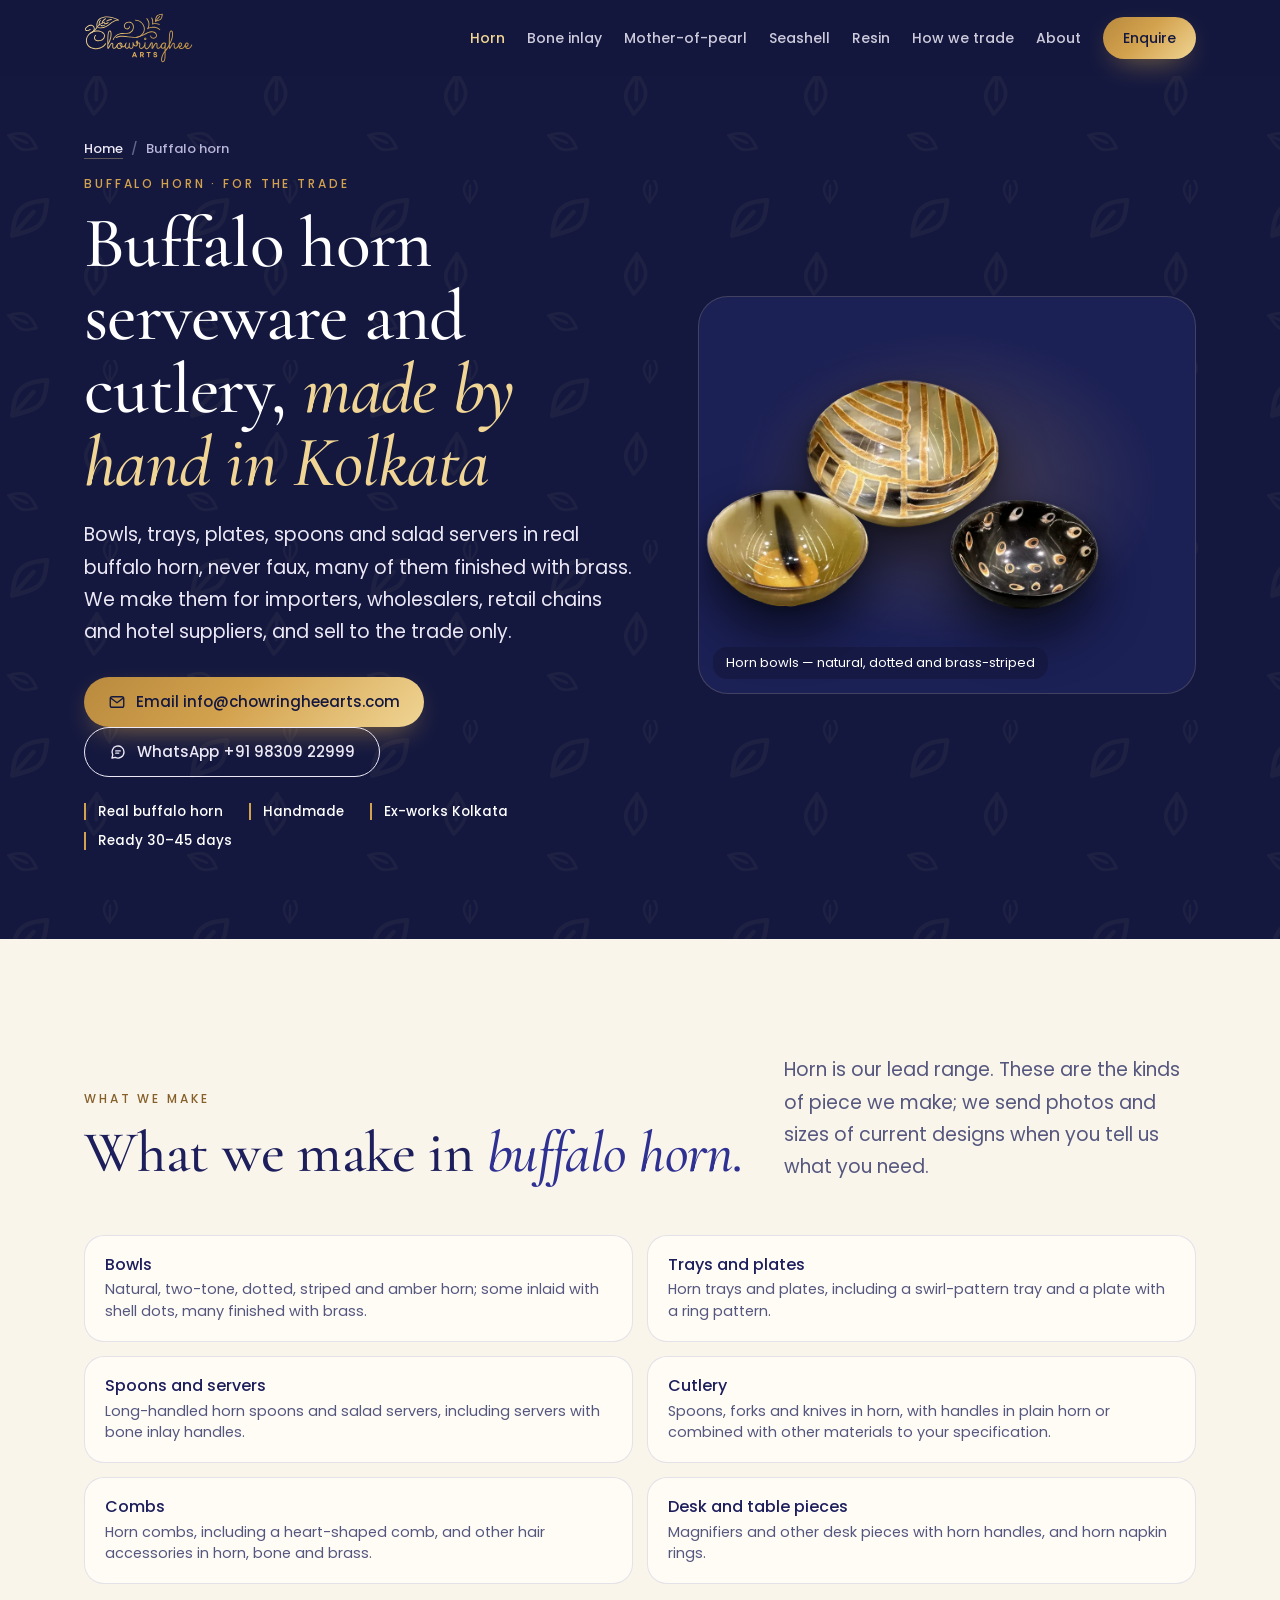
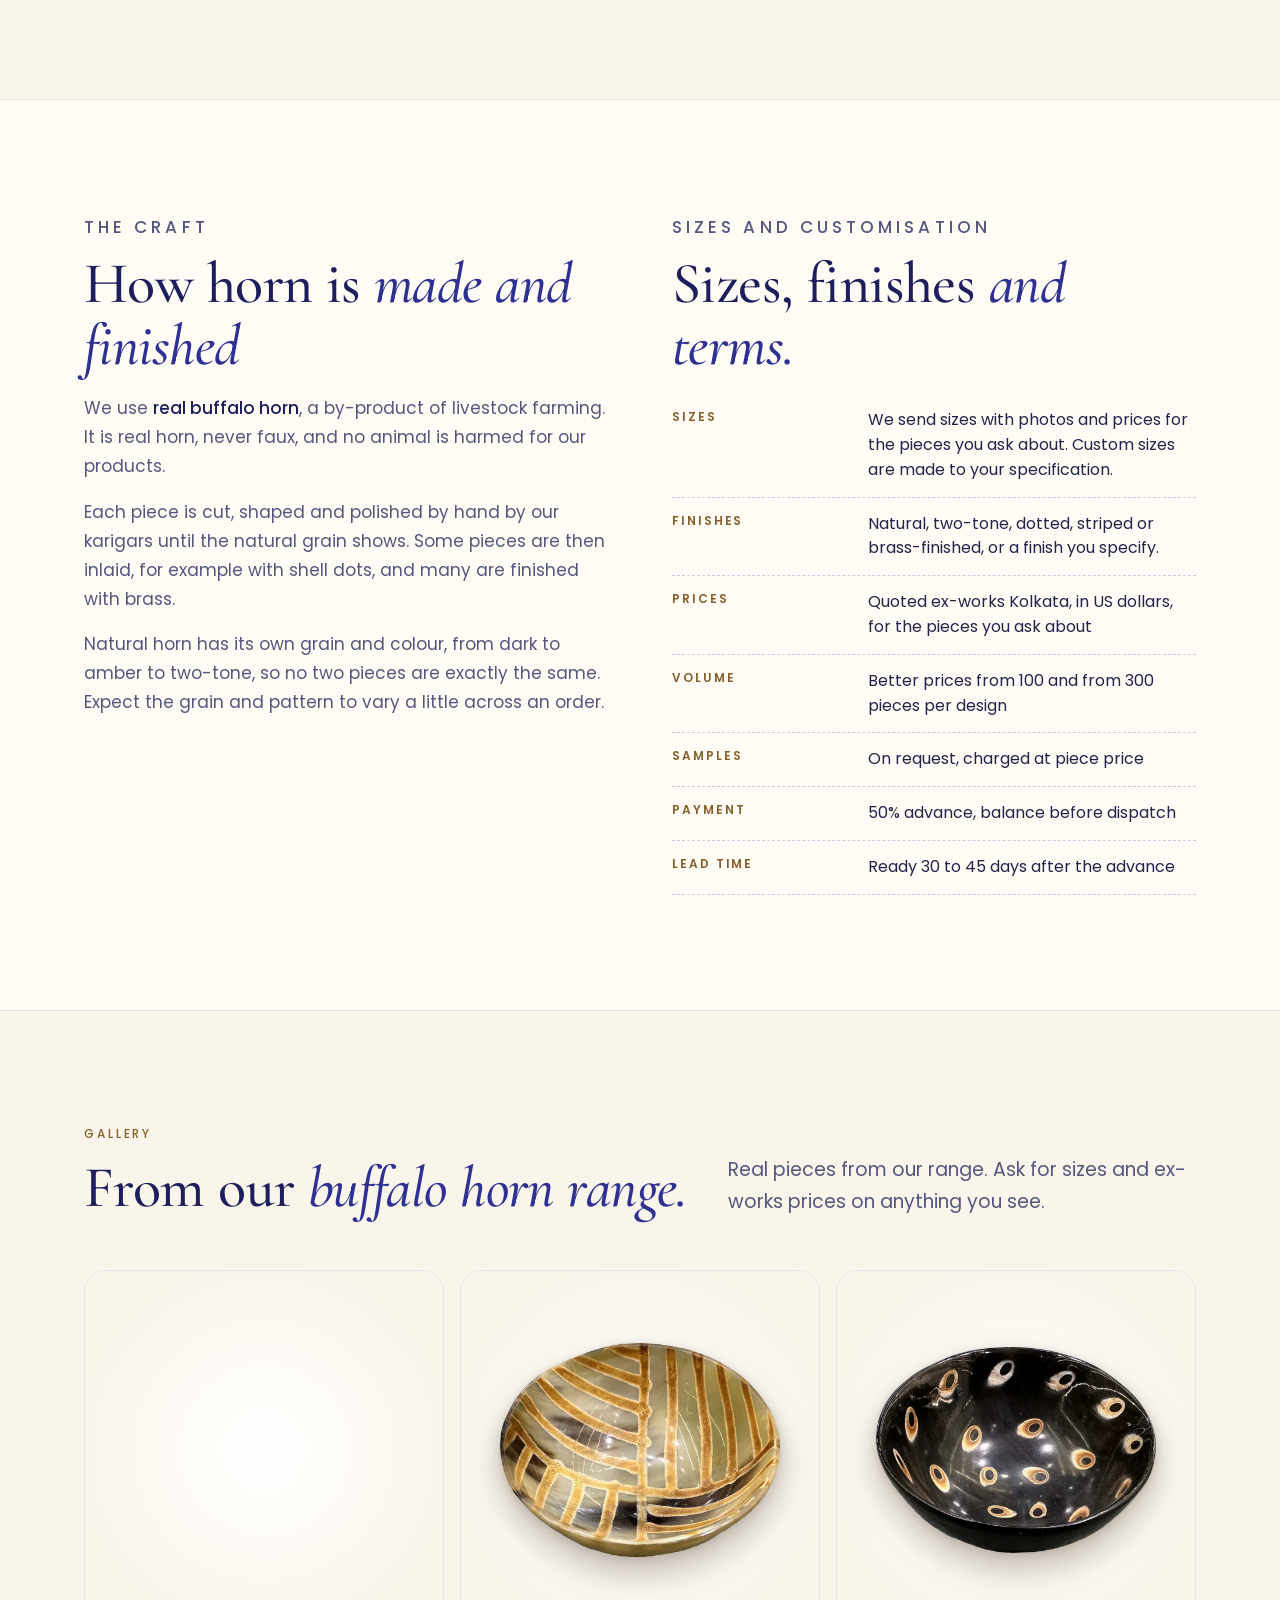
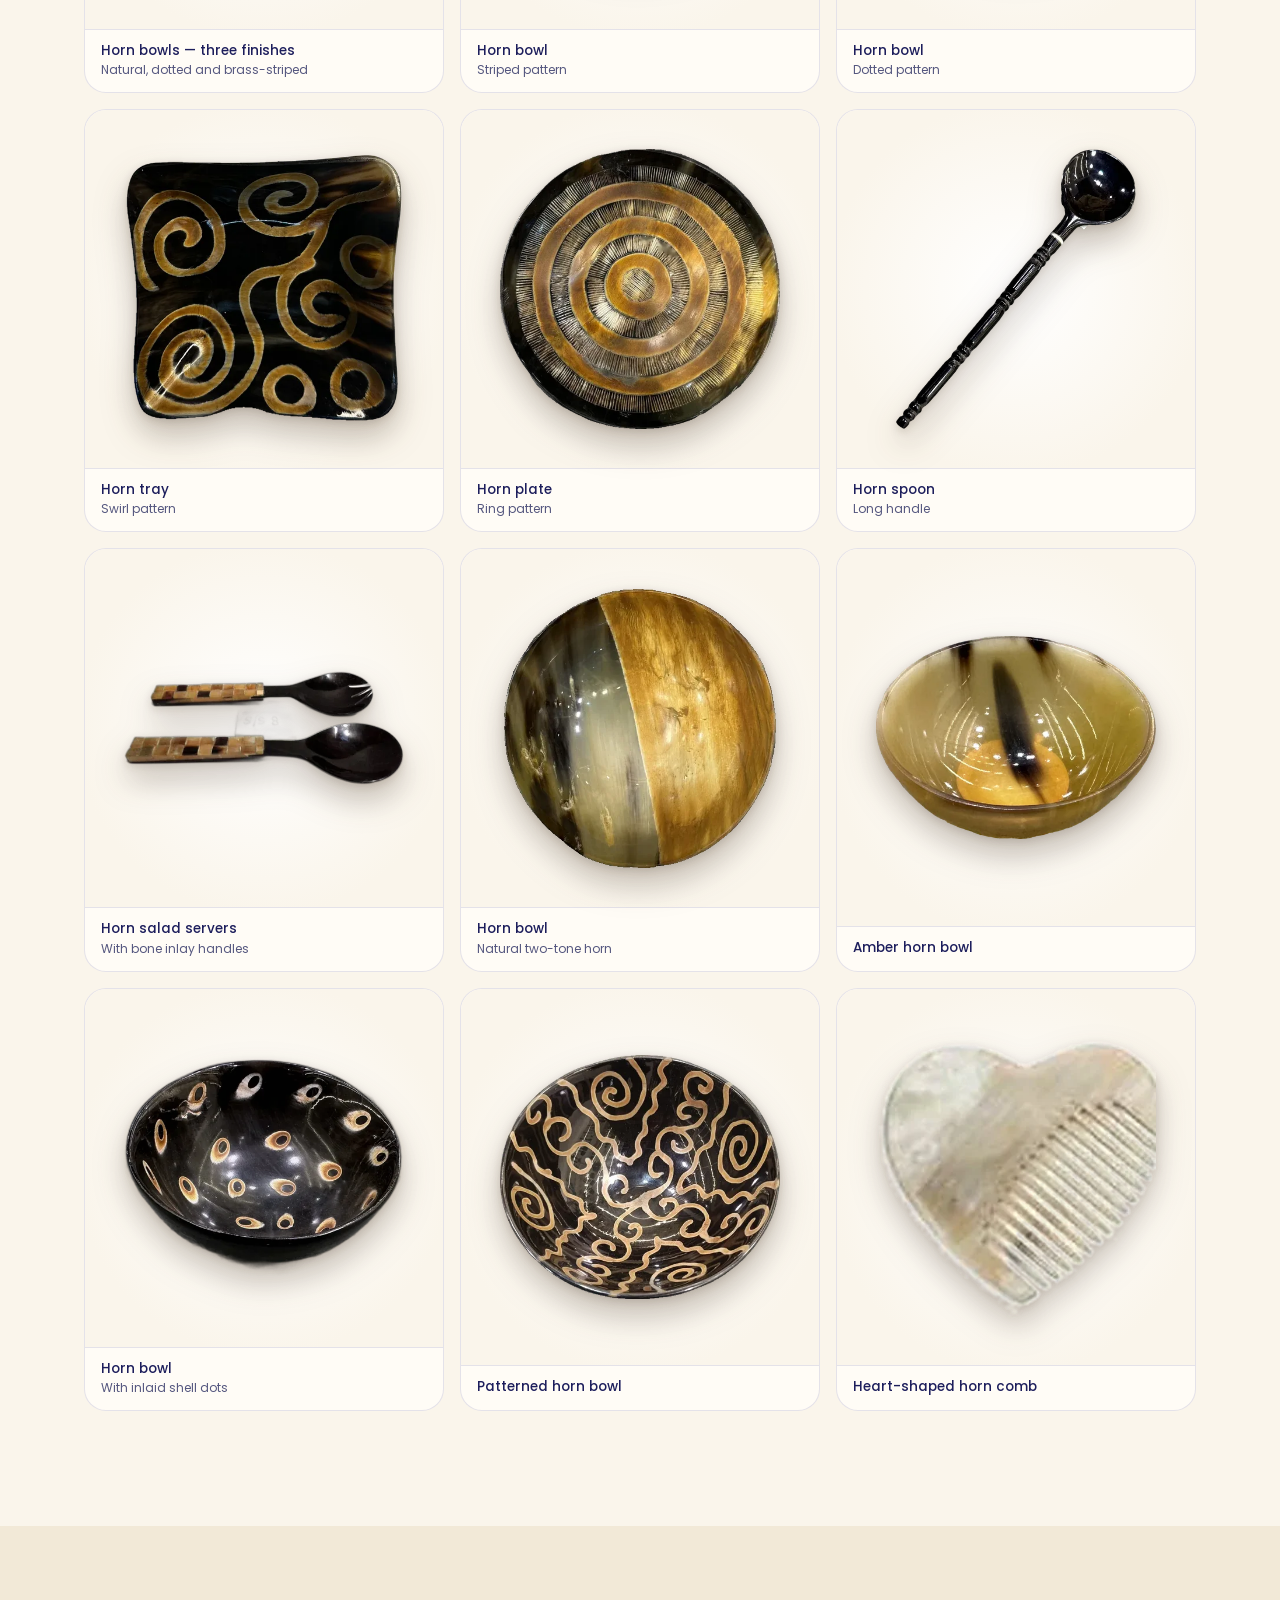
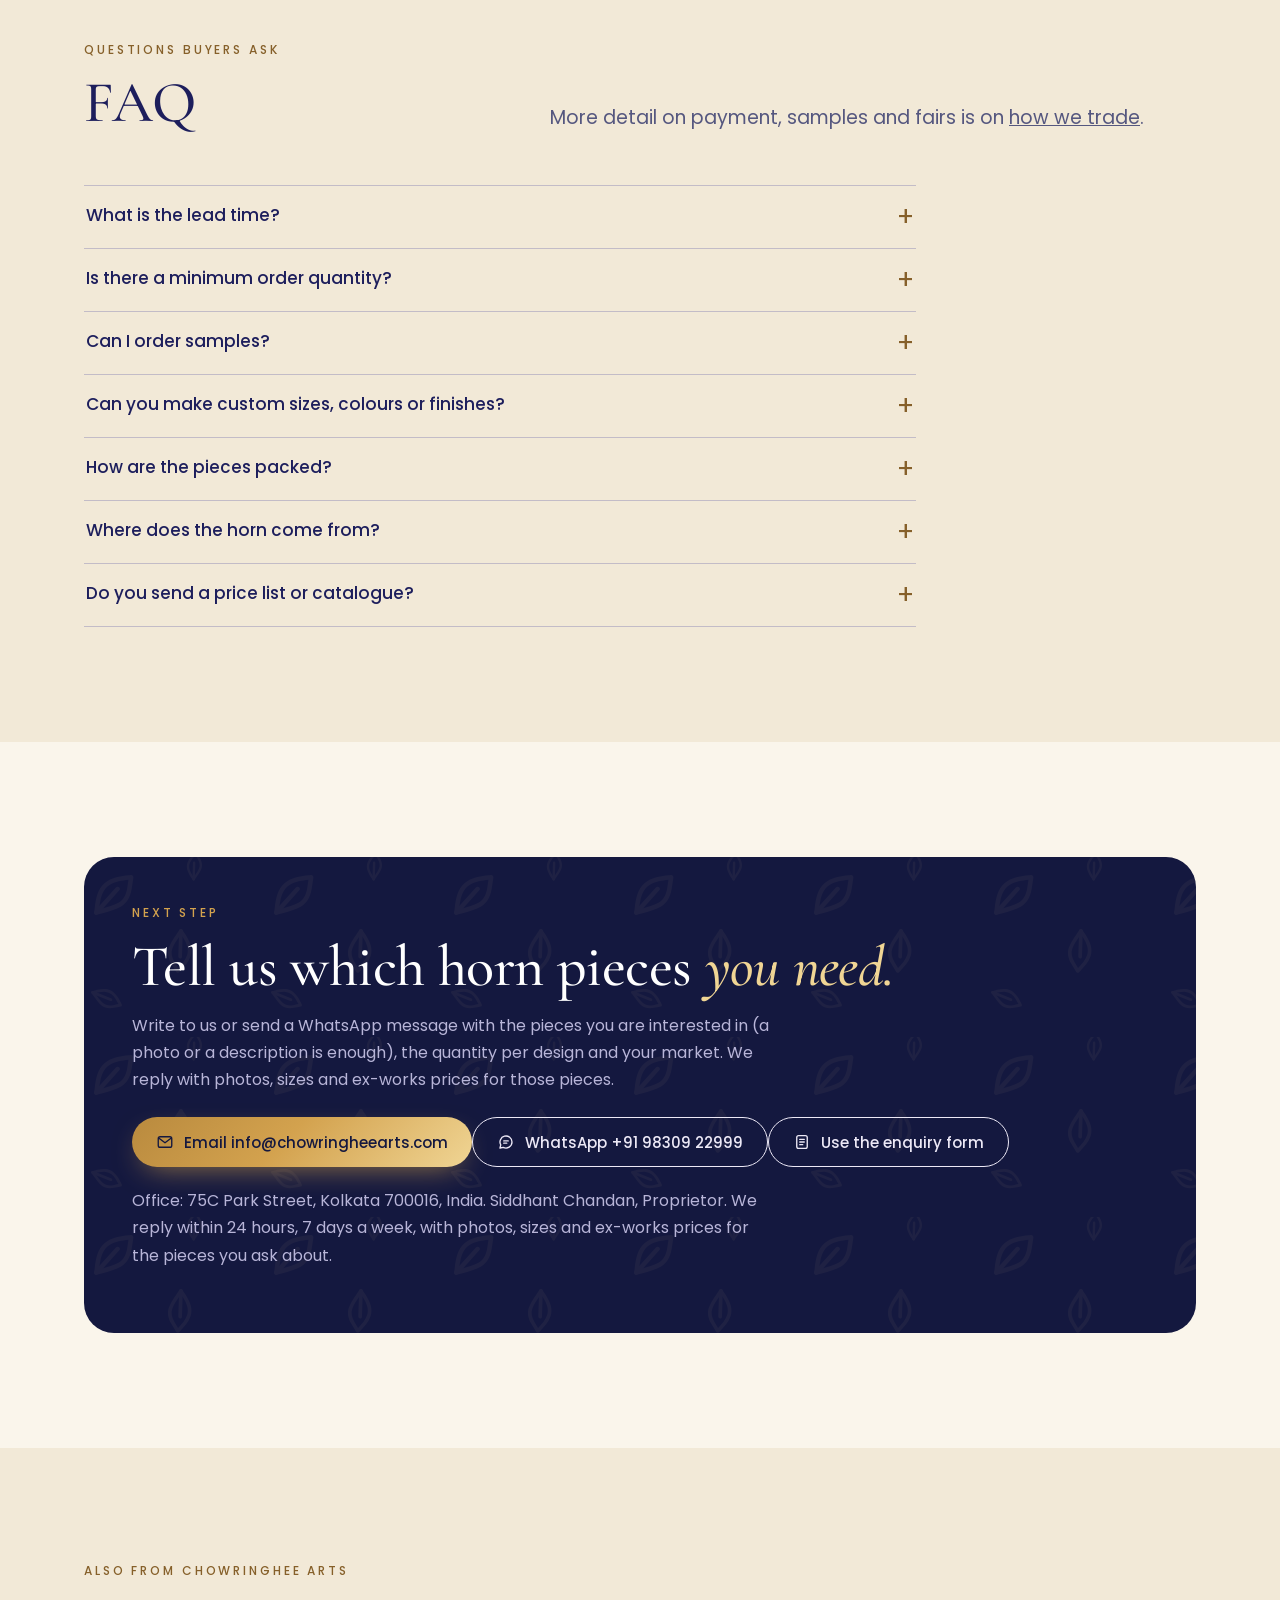
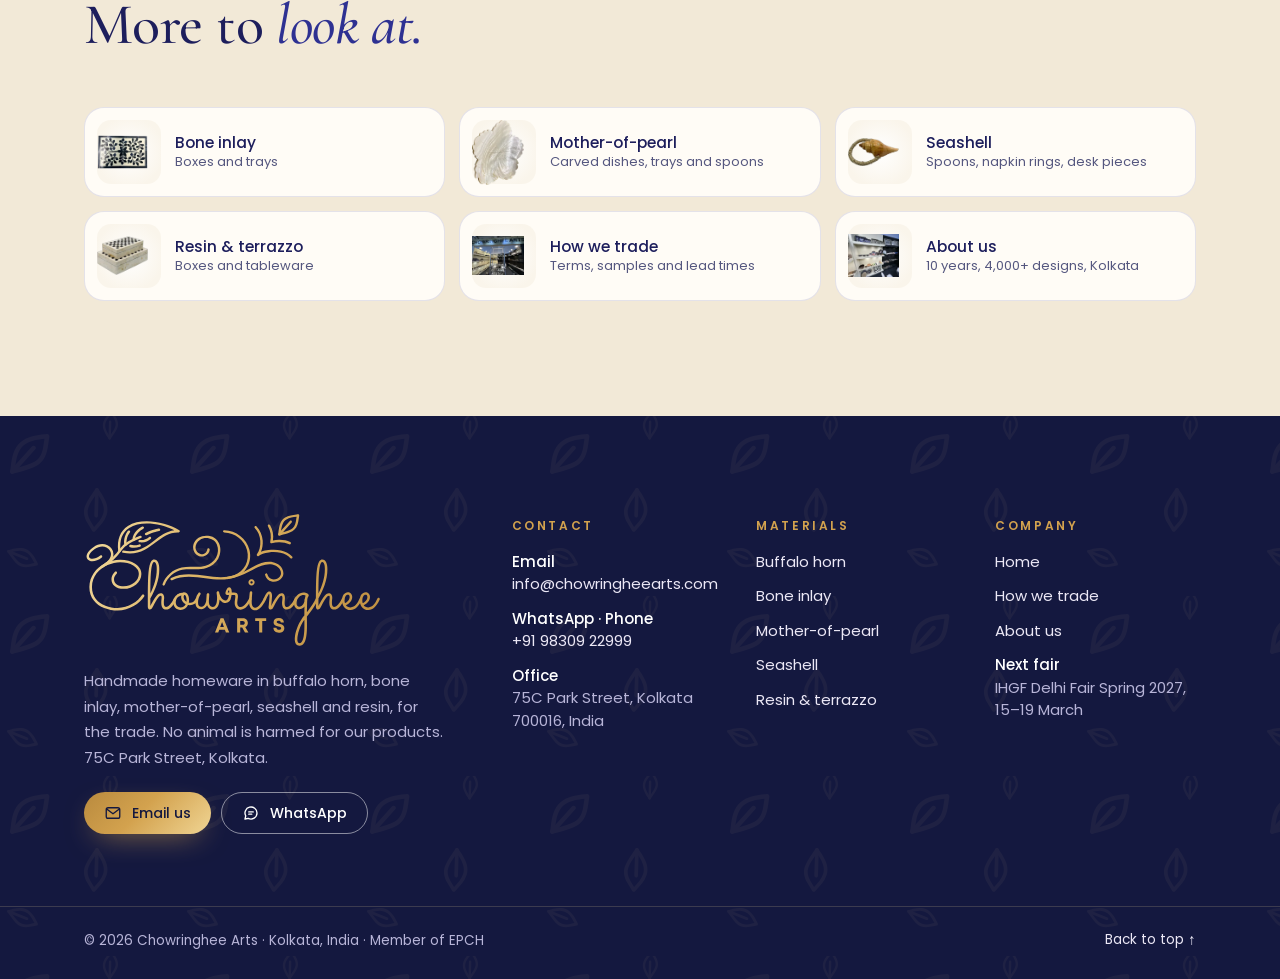
<file: horn/index.html>
<!doctype html>
<html lang="en-GB">
<head>
<meta charset="utf-8">
<meta name="viewport" content="width=device-width, initial-scale=1, viewport-fit=cover">
<title>Buffalo Horn Serveware &amp; Cutlery Exporter, India | Chowringhee Arts</title>
<meta name="description" content="Kolkata maker and exporter of real buffalo horn bowls, trays, plates, spoons and salad servers, many finished with brass. Trade only, ex-works Kolkata.">
<link rel="canonical" href="https://chowringheearts.com/horn/">
<meta name="robots" content="max-image-preview:large">
<meta name="theme-color" content="#14183F">
<link rel="icon" href="/assets/favicon.svg" type="image/svg+xml">
<link rel="icon" href="/assets/favicon-32.png" sizes="32x32" type="image/png">
<link rel="apple-touch-icon" href="/assets/apple-touch-icon.png">
<meta property="og:type" content="website">
<meta property="og:site_name" content="Chowringhee Arts">
<meta property="og:locale" content="en_GB">
<meta property="og:title" content="Buffalo horn serveware and cutlery — Chowringhee Arts, Kolkata">
<meta property="og:description" content="Kolkata maker and exporter of real buffalo horn bowls, trays, plates, spoons and salad servers, many finished with brass. Trade only, ex-works Kolkata.">
<meta property="og:url" content="https://chowringheearts.com/horn/">
<meta property="og:image" content="https://chowringheearts.com/assets/og/horn.jpg">
<meta property="og:image:width" content="1200">
<meta property="og:image:height" content="630">
<meta property="og:image:alt" content="Three buffalo horn bowls: natural, dotted and brass-striped">
<meta name="twitter:card" content="summary_large_image">
<link rel="stylesheet" href="/assets/site.css">
<link rel="preload" as="image" type="image/webp" imagesrcset="/assets/img/p/horn-bowls-trio-240.webp 240w, /assets/img/p/horn-bowls-trio-480.webp 480w, /assets/img/p/horn-bowls-trio-960.webp 960w, /assets/img/p/horn-bowls-trio-1188.webp 1188w" imagesizes="(max-width:900px) 84vw, 520px" fetchpriority="high">
<link rel="preload" href="/assets/fonts/cormorant-garamond-latin-500-normal.woff2" as="font" type="font/woff2" crossorigin>
<link rel="preload" href="/assets/fonts/poppins-latin-400-normal.woff2" as="font" type="font/woff2" crossorigin>
<script>document.documentElement.className+=' js';</script>
<script type="application/ld+json">
{
 "@context": "https://schema.org",
 "@graph": [
  {
   "@type": "Organization",
   "@id": "https://chowringheearts.com/#org",
   "name": "Chowringhee Arts",
   "url": "https://chowringheearts.com/",
   "logo": "https://chowringheearts.com/assets/logo-ink.svg",
   "image": "https://chowringheearts.com/assets/og-v3.jpg",
   "email": "info@chowringheearts.com",
   "telephone": "+91-98309-22999",
   "address": {
    "@type": "PostalAddress",
    "streetAddress": "75C Park Street",
    "addressLocality": "Kolkata",
    "postalCode": "700016",
    "addressRegion": "West Bengal",
    "addressCountry": "IN"
   },
   "contactPoint": {
    "@type": "ContactPoint",
    "contactType": "sales",
    "email": "info@chowringheearts.com",
    "telephone": "+91-98309-22999"
   },
   "founder": {
    "@type": "Person",
    "name": "Siddhant Chandan",
    "jobTitle": "Proprietor"
   },
   "memberOf": {
    "@type": "Organization",
    "name": "Export Promotion Council for Handicrafts (EPCH)"
   },
   "description": "Kolkata export house, in business for 10 years, making handmade homeware in buffalo horn, bone inlay, mother-of-pearl, seashell and resin for trade buyers. Horn and bone are by-products of livestock farming; no animal is harmed for its products."
  },
  {
   "@type": "BreadcrumbList",
   "itemListElement": [
    {
     "@type": "ListItem",
     "position": 1,
     "name": "Home",
     "item": "https://chowringheearts.com/"
    },
    {
     "@type": "ListItem",
     "position": 2,
     "name": "Buffalo horn",
     "item": "https://chowringheearts.com/horn/"
    }
   ]
  },
  {
   "@type": "ItemList",
   "@id": "https://chowringheearts.com/horn/#gallery",
   "name": "Buffalo horn pieces",
   "numberOfItems": 12,
   "itemListElement": [
    {
     "@type": "ListItem",
     "position": 1,
     "name": "Horn bowls — three finishes — Natural, dotted and brass-striped",
     "image": "https://chowringheearts.com/assets/img/p/horn-bowls-trio-1188.jpg"
    },
    {
     "@type": "ListItem",
     "position": 2,
     "name": "Horn bowl — Striped pattern",
     "image": "https://chowringheearts.com/assets/img/p/horn-bowl-brass-stripes-1200.jpg"
    },
    {
     "@type": "ListItem",
     "position": 3,
     "name": "Horn bowl — Dotted pattern",
     "image": "https://chowringheearts.com/assets/img/p/horn-bowl-dots-1200.jpg"
    },
    {
     "@type": "ListItem",
     "position": 4,
     "name": "Horn tray — Swirl pattern",
     "image": "https://chowringheearts.com/assets/img/p/horn-tray-brass-swirl-1200.jpg"
    },
    {
     "@type": "ListItem",
     "position": 5,
     "name": "Horn plate — Ring pattern",
     "image": "https://chowringheearts.com/assets/img/p/horn-plate-rings-602.jpg"
    },
    {
     "@type": "ListItem",
     "position": 6,
     "name": "Horn spoon — Long handle",
     "image": "https://chowringheearts.com/assets/img/p/horn-spoon-diag-977.jpg"
    },
    {
     "@type": "ListItem",
     "position": 7,
     "name": "Horn salad servers — With bone inlay handles",
     "image": "https://chowringheearts.com/assets/img/p/cat-servers-600.jpg"
    },
    {
     "@type": "ListItem",
     "position": 8,
     "name": "Horn bowl — Natural two-tone horn",
     "image": "https://chowringheearts.com/assets/img/p/horn-bowl-two-tone-470.jpg"
    },
    {
     "@type": "ListItem",
     "position": 9,
     "name": "Amber horn bowl",
     "image": "https://chowringheearts.com/assets/img/p/horn-bowl-amber-1200.jpg"
    },
    {
     "@type": "ListItem",
     "position": 10,
     "name": "Horn bowl — With inlaid shell dots",
     "image": "https://chowringheearts.com/assets/img/p/cat-horn-bowl-600.jpg"
    },
    {
     "@type": "ListItem",
     "position": 11,
     "name": "Patterned horn bowl",
     "image": "https://chowringheearts.com/assets/img/p/horn-bowl-gold-swirl-544.jpg"
    },
    {
     "@type": "ListItem",
     "position": 12,
     "name": "Heart-shaped horn comb",
     "image": "https://chowringheearts.com/assets/img/p/cat-comb-351.jpg"
    }
   ]
  },
  {
   "@type": "FAQPage",
   "mainEntity": [
    {
     "@type": "Question",
     "name": "What is the lead time?",
     "acceptedAnswer": {
      "@type": "Answer",
      "text": "Orders are ready 30 to 45 days after we receive the 50% advance. The balance is due before dispatch."
     }
    },
    {
     "@type": "Question",
     "name": "Is there a minimum order quantity?",
     "acceptedAnswer": {
      "@type": "Answer",
      "text": "Prices get better from 100 pieces and again from 300 pieces per design. Tell us the quantities you have in mind and we will quote for those."
     }
    },
    {
     "@type": "Question",
     "name": "Can I order samples?",
     "acceptedAnswer": {
      "@type": "Answer",
      "text": "Yes. Samples are made on request and charged at the piece price."
     }
    },
    {
     "@type": "Question",
     "name": "Can you make custom sizes, colours or finishes?",
     "acceptedAnswer": {
      "@type": "Answer",
      "text": "Yes. We make sizes, colours and finishes to your specification, including brass finishes. Send a drawing, photo or reference piece with the quantity."
     }
    },
    {
     "@type": "Question",
     "name": "How are the pieces packed?",
     "acceptedAnswer": {
      "@type": "Answer",
      "text": "Tell us how your market needs goods packed and labelled when you enquire, and we will confirm it with the quote."
     }
    },
    {
     "@type": "Question",
     "name": "Where does the horn come from?",
     "acceptedAnswer": {
      "@type": "Answer",
      "text": "It is real buffalo horn, never faux. The horn is a by-product of livestock farming and no animal is harmed for our products."
     }
    },
    {
     "@type": "Question",
     "name": "Do you send a price list or catalogue?",
     "acceptedAnswer": {
      "@type": "Answer",
      "text": "We quote for the pieces you ask about rather than sending a full catalogue: tell us what interests you and we send photos, sizes and ex-works Kolkata prices for those."
     }
    }
   ]
  }
 ]
}
</script>
</head><body>
<a class="skip" href="#main">Skip to content</a>
<header class="site-head" id="top">
  <div class="wrap">
    <a class="brand" href="/" aria-label="Chowringhee Arts home"><img src="/assets/logo-gold.svg" alt="Chowringhee Arts" width="112" height="50"></a>
    <nav class="nav" aria-label="Main">
      <a class="lnk" href="/horn/" aria-current="page">Horn</a>
      <a class="lnk" href="/bone-inlay/">Bone inlay</a>
      <a class="lnk" href="/mother-of-pearl/">Mother-of-pearl</a>
      <a class="lnk" href="/seashell/">Seashell</a>
      <a class="lnk" href="/resin/">Resin</a>
      <a class="lnk" href="/trade/">How we trade</a>
      <a class="lnk" href="/about/">About</a>
      <a class="btn btn-gold btn-sm" href="#enquire">Enquire</a>
      <button class="menu-btn" type="button" aria-expanded="false" aria-controls="menu"><svg viewBox="0 0 24 24" fill="none" stroke="currentColor" stroke-width="1.8" stroke-linecap="round" stroke-linejoin="round" aria-hidden="true" focusable="false"><path d="M4 7h16M4 12h16M4 17h16"/></svg><span class="sr">Menu</span></button>
    </nav>
  </div>
  <div class="menu" id="menu" hidden>
    <div class="wrap">
      <a href="/">Home</a>
      <p class="menu-k">Materials</p>
      <a href="/horn/" aria-current="page">Buffalo horn</a>
      <a href="/bone-inlay/">Bone inlay</a>
      <a href="/mother-of-pearl/">Mother-of-pearl</a>
      <a href="/seashell/">Seashell</a>
      <a href="/resin/">Resin &amp; terrazzo</a>
      <p class="menu-k">Working with us</p>
      <a href="/trade/">How we trade</a>
      <a href="/about/">About us</a>
      <a href="#enquire">Contact</a>
    </div>
  </div>
</header>
<main id="main">
  <section class="sub-hero on-navy" aria-labelledby="page-title">
    <div class="wrap sub-grid">
      <div>
        <nav class="crumbs" aria-label="Breadcrumb"><ol><li><a href="/">Home</a></li><li aria-current="page">Buffalo horn</li></ol></nav>
        <p class="eyebrow">Buffalo horn · for the trade</p>
        <h1 id="page-title">Buffalo horn serveware and cutlery, <em>made by hand in Kolkata</em></h1>
        <p class="lede">Bowls, trays, plates, spoons and salad servers in real buffalo horn, never faux, many of them finished with brass. We make them for importers, wholesalers, retail chains and hotel suppliers, and sell to the trade only.</p>
        <div class="cta-row"><a class="btn btn-gold" href="mailto:info@chowringheearts.com?subject=Buffalo%20horn%20enquiry&amp;body=Hello%20Chowringhee%20Arts%2C%0A%0APieces%20I%20am%20interested%20in%3A%0A%0AQuantity%20per%20design%3A%0A%0ACompany%20and%20country%3A%0A%0AMy%20market%20%28importer%2C%20wholesaler%2C%20retail%20chain%2C%20hotel%20supplier%2C%20buying%20agent%29%3A%0A"><svg viewBox="0 0 24 24" fill="none" stroke="currentColor" stroke-width="1.8" stroke-linecap="round" stroke-linejoin="round" aria-hidden="true" focusable="false"><rect x="3" y="5" width="18" height="14" rx="2.5"/><path d="m4 7 8 6 8-6"/></svg>Email info@chowringheearts.com</a><a class="btn btn-line" href="https://wa.me/919830922999?text=Hello%20Chowringhee%20Arts%2C%20I%20am%20interested%20in%20your%20buffalo%20horn%20pieces." target="_blank" rel="noopener"><svg viewBox="0 0 24 24" fill="none" stroke="currentColor" stroke-width="1.8" stroke-linecap="round" stroke-linejoin="round" aria-hidden="true" focusable="false"><path d="M20 12a8 8 0 0 1-11.7 7.1L4 20l1-4.1A8 8 0 1 1 20 12Z"/><path d="M9 10.5h6M9 13.5h4"/></svg>WhatsApp +91 98309 22999</a></div>
        <ul class="hero-facts"><li>Real buffalo horn</li><li>Handmade</li><li>Ex-works Kolkata</li><li>Ready 30–45 days</li></ul>
      </div>
      <figure class="sub-stage"><picture><source type="image/webp" srcset="/assets/img/p/horn-bowls-trio-240.webp 240w, /assets/img/p/horn-bowls-trio-480.webp 480w, /assets/img/p/horn-bowls-trio-960.webp 960w, /assets/img/p/horn-bowls-trio-1188.webp 1188w" sizes="(max-width:900px) 84vw, 520px"><img src="/assets/img/p/horn-bowls-trio-480.jpg" srcset="/assets/img/p/horn-bowls-trio-240.jpg 240w, /assets/img/p/horn-bowls-trio-480.jpg 480w, /assets/img/p/horn-bowls-trio-960.jpg 960w, /assets/img/p/horn-bowls-trio-1188.jpg 1188w" sizes="(max-width:900px) 84vw, 520px" width="1188" height="715" alt="Horn bowls — three finishes — Natural, dotted and brass-striped" loading="eager" fetchpriority="high" decoding="async"></picture><figcaption>Horn bowls — natural, dotted and brass-striped</figcaption></figure>
    </div>
  </section>
  <section class="band" aria-labelledby="make-title">
    <div class="wrap">
      <div class="sec-head"><div><p class="eyebrow">What we make</p><h2 id="make-title">What we make in <em>buffalo horn.</em></h2></div><p class="lede">Horn is our lead range. These are the kinds of piece we make; we send photos and sizes of current designs when you tell us what you need.</p></div>
      <ul class="make"><li><b>Bowls</b><span>Natural, two-tone, dotted, striped and amber horn; some inlaid with shell dots, many finished with brass.</span></li><li><b>Trays and plates</b><span>Horn trays and plates, including a swirl-pattern tray and a plate with a ring pattern.</span></li><li><b>Spoons and servers</b><span>Long-handled horn spoons and salad servers, including servers with bone inlay handles.</span></li><li><b>Cutlery</b><span>Spoons, forks and knives in horn, with handles in plain horn or combined with other materials to your specification.</span></li><li><b>Combs</b><span>Horn combs, including a heart-shaped comb, and other hair accessories in horn, bone and brass.</span></li><li><b>Desk and table pieces</b><span>Magnifiers and other desk pieces with horn handles, and horn napkin rings.</span></li></ul>
    </div>
  </section>
  <section class="band card" aria-labelledby="made-title">
    <div class="wrap split">
      <div class="prose"><p class="eyebrow">The craft</p><h2 id="made-title">How horn is <em>made and finished</em></h2><p>We use <strong>real buffalo horn</strong>, a by-product of livestock farming. It is real horn, never faux, and no animal is harmed for our products.</p><p>Each piece is cut, shaped and polished by hand by our karigars until the natural grain shows. Some pieces are then inlaid, for example with shell dots, and many are finished with brass.</p><p>Natural horn has its own grain and colour, from dark to amber to two-tone, so no two pieces are exactly the same. Expect the grain and pattern to vary a little across an order.</p></div>
      <div class="prose"><p class="eyebrow">Sizes and customisation</p><h2 id="size-title">Sizes, finishes <em>and terms.</em></h2><dl class="spec"><div><dt>Sizes</dt><dd>We send sizes with photos and prices for the pieces you ask about. Custom sizes are made to your specification.</dd></div><div><dt>Finishes</dt><dd>Natural, two-tone, dotted, striped or brass-finished, or a finish you specify.</dd></div><div><dt>Prices</dt><dd>Quoted ex-works Kolkata, in US dollars, for the pieces you ask about</dd></div><div><dt>Volume</dt><dd>Better prices from 100 and from 300 pieces per design</dd></div><div><dt>Samples</dt><dd>On request, charged at piece price</dd></div><div><dt>Payment</dt><dd>50% advance, balance before dispatch</dd></div><div><dt>Lead time</dt><dd>Ready 30 to 45 days after the advance</dd></div></dl></div>
    </div>
  </section>
  <section class="band" aria-labelledby="gal-title">
    <div class="wrap">
      <div class="sec-head"><div><p class="eyebrow">Gallery</p><h2 id="gal-title">From our <em>buffalo horn range.</em></h2></div><p class="lede">Real pieces from our range. Ask for sizes and ex-works prices on anything you see.</p></div>
      <div class="gallery g3"><figure class="tile"><div class="ph"><picture><source type="image/webp" srcset="/assets/img/p/horn-bowls-trio-240.webp 240w, /assets/img/p/horn-bowls-trio-480.webp 480w, /assets/img/p/horn-bowls-trio-960.webp 960w, /assets/img/p/horn-bowls-trio-1188.webp 1188w" sizes="(max-width:640px) 40vw, (max-width:980px) 30vw, 300px"><img src="/assets/img/p/horn-bowls-trio-480.jpg" srcset="/assets/img/p/horn-bowls-trio-240.jpg 240w, /assets/img/p/horn-bowls-trio-480.jpg 480w, /assets/img/p/horn-bowls-trio-960.jpg 960w, /assets/img/p/horn-bowls-trio-1188.jpg 1188w" sizes="(max-width:640px) 40vw, (max-width:980px) 30vw, 300px" width="1188" height="715" alt="Horn bowls — three finishes — Natural, dotted and brass-striped" loading="lazy" decoding="async"></picture></div><figcaption><span class="t">Horn bowls — three finishes<small>Natural, dotted and brass-striped</small></span></figcaption></figure><figure class="tile"><div class="ph"><picture><source type="image/webp" srcset="/assets/img/p/horn-bowl-brass-stripes-240.webp 240w, /assets/img/p/horn-bowl-brass-stripes-480.webp 480w, /assets/img/p/horn-bowl-brass-stripes-960.webp 960w, /assets/img/p/horn-bowl-brass-stripes-1200.webp 1200w" sizes="(max-width:640px) 40vw, (max-width:980px) 30vw, 300px"><img src="/assets/img/p/horn-bowl-brass-stripes-480.jpg" srcset="/assets/img/p/horn-bowl-brass-stripes-240.jpg 240w, /assets/img/p/horn-bowl-brass-stripes-480.jpg 480w, /assets/img/p/horn-bowl-brass-stripes-960.jpg 960w, /assets/img/p/horn-bowl-brass-stripes-1200.jpg 1200w" sizes="(max-width:640px) 40vw, (max-width:980px) 30vw, 300px" width="1200" height="919" alt="Horn bowl — Striped pattern" loading="lazy" decoding="async"></picture></div><figcaption><span class="t">Horn bowl<small>Striped pattern</small></span></figcaption></figure><figure class="tile"><div class="ph"><picture><source type="image/webp" srcset="/assets/img/p/horn-bowl-dots-240.webp 240w, /assets/img/p/horn-bowl-dots-480.webp 480w, /assets/img/p/horn-bowl-dots-960.webp 960w, /assets/img/p/horn-bowl-dots-1200.webp 1200w" sizes="(max-width:640px) 40vw, (max-width:980px) 30vw, 300px"><img src="/assets/img/p/horn-bowl-dots-480.jpg" srcset="/assets/img/p/horn-bowl-dots-240.jpg 240w, /assets/img/p/horn-bowl-dots-480.jpg 480w, /assets/img/p/horn-bowl-dots-960.jpg 960w, /assets/img/p/horn-bowl-dots-1200.jpg 1200w" sizes="(max-width:640px) 40vw, (max-width:980px) 30vw, 300px" width="1200" height="885" alt="Horn bowl — Dotted pattern" loading="lazy" decoding="async"></picture></div><figcaption><span class="t">Horn bowl<small>Dotted pattern</small></span></figcaption></figure><figure class="tile"><div class="ph"><picture><source type="image/webp" srcset="/assets/img/p/horn-tray-brass-swirl-240.webp 240w, /assets/img/p/horn-tray-brass-swirl-480.webp 480w, /assets/img/p/horn-tray-brass-swirl-960.webp 960w, /assets/img/p/horn-tray-brass-swirl-1200.webp 1200w" sizes="(max-width:640px) 40vw, (max-width:980px) 30vw, 300px"><img src="/assets/img/p/horn-tray-brass-swirl-480.jpg" srcset="/assets/img/p/horn-tray-brass-swirl-240.jpg 240w, /assets/img/p/horn-tray-brass-swirl-480.jpg 480w, /assets/img/p/horn-tray-brass-swirl-960.jpg 960w, /assets/img/p/horn-tray-brass-swirl-1200.jpg 1200w" sizes="(max-width:640px) 40vw, (max-width:980px) 30vw, 300px" width="1200" height="1149" alt="Horn tray — Swirl pattern" loading="lazy" decoding="async"></picture></div><figcaption><span class="t">Horn tray<small>Swirl pattern</small></span></figcaption></figure><figure class="tile"><div class="ph"><picture><source type="image/webp" srcset="/assets/img/p/horn-plate-rings-240.webp 240w, /assets/img/p/horn-plate-rings-480.webp 480w, /assets/img/p/horn-plate-rings-602.webp 602w" sizes="(max-width:640px) 40vw, (max-width:980px) 30vw, 300px"><img src="/assets/img/p/horn-plate-rings-480.jpg" srcset="/assets/img/p/horn-plate-rings-240.jpg 240w, /assets/img/p/horn-plate-rings-480.jpg 480w, /assets/img/p/horn-plate-rings-602.jpg 602w" sizes="(max-width:640px) 40vw, (max-width:980px) 30vw, 300px" width="602" height="602" alt="Horn plate — Ring pattern" loading="lazy" decoding="async"></picture></div><figcaption><span class="t">Horn plate<small>Ring pattern</small></span></figcaption></figure><figure class="tile"><div class="ph"><picture><source type="image/webp" srcset="/assets/img/p/horn-spoon-diag-240.webp 240w, /assets/img/p/horn-spoon-diag-480.webp 480w, /assets/img/p/horn-spoon-diag-960.webp 960w, /assets/img/p/horn-spoon-diag-977.webp 977w" sizes="(max-width:640px) 40vw, (max-width:980px) 30vw, 300px"><img src="/assets/img/p/horn-spoon-diag-480.jpg" srcset="/assets/img/p/horn-spoon-diag-240.jpg 240w, /assets/img/p/horn-spoon-diag-480.jpg 480w, /assets/img/p/horn-spoon-diag-960.jpg 960w, /assets/img/p/horn-spoon-diag-977.jpg 977w" sizes="(max-width:640px) 40vw, (max-width:980px) 30vw, 300px" width="977" height="1133" alt="Horn spoon — Long handle" loading="lazy" decoding="async"></picture></div><figcaption><span class="t">Horn spoon<small>Long handle</small></span></figcaption></figure><figure class="tile"><div class="ph"><picture><source type="image/webp" srcset="/assets/img/p/cat-servers-240.webp 240w, /assets/img/p/cat-servers-480.webp 480w, /assets/img/p/cat-servers-600.webp 600w" sizes="(max-width:640px) 40vw, (max-width:980px) 30vw, 300px"><img src="/assets/img/p/cat-servers-480.jpg" srcset="/assets/img/p/cat-servers-240.jpg 240w, /assets/img/p/cat-servers-480.jpg 480w, /assets/img/p/cat-servers-600.jpg 600w" sizes="(max-width:640px) 40vw, (max-width:980px) 30vw, 300px" width="600" height="245" alt="Horn salad servers — With bone inlay handles" loading="lazy" decoding="async"></picture></div><figcaption><span class="t">Horn salad servers<small>With bone inlay handles</small></span></figcaption></figure><figure class="tile"><div class="ph"><picture><source type="image/webp" srcset="/assets/img/p/horn-bowl-two-tone-240.webp 240w, /assets/img/p/horn-bowl-two-tone-470.webp 470w" sizes="(max-width:640px) 40vw, (max-width:980px) 30vw, 300px"><img src="/assets/img/p/horn-bowl-two-tone-240.jpg" srcset="/assets/img/p/horn-bowl-two-tone-240.jpg 240w, /assets/img/p/horn-bowl-two-tone-470.jpg 470w" sizes="(max-width:640px) 40vw, (max-width:980px) 30vw, 300px" width="470" height="482" alt="Horn bowl — Natural two-tone horn" loading="lazy" decoding="async"></picture></div><figcaption><span class="t">Horn bowl<small>Natural two-tone horn</small></span></figcaption></figure><figure class="tile"><div class="ph"><picture><source type="image/webp" srcset="/assets/img/p/horn-bowl-amber-240.webp 240w, /assets/img/p/horn-bowl-amber-480.webp 480w, /assets/img/p/horn-bowl-amber-960.webp 960w, /assets/img/p/horn-bowl-amber-1200.webp 1200w" sizes="(max-width:640px) 40vw, (max-width:980px) 30vw, 300px"><img src="/assets/img/p/horn-bowl-amber-480.jpg" srcset="/assets/img/p/horn-bowl-amber-240.jpg 240w, /assets/img/p/horn-bowl-amber-480.jpg 480w, /assets/img/p/horn-bowl-amber-960.jpg 960w, /assets/img/p/horn-bowl-amber-1200.jpg 1200w" sizes="(max-width:640px) 40vw, (max-width:980px) 30vw, 300px" width="1200" height="869" alt="Amber horn bowl" loading="lazy" decoding="async"></picture></div><figcaption><span class="t">Amber horn bowl</span></figcaption></figure><figure class="tile"><div class="ph"><picture><source type="image/webp" srcset="/assets/img/p/cat-horn-bowl-240.webp 240w, /assets/img/p/cat-horn-bowl-480.webp 480w, /assets/img/p/cat-horn-bowl-600.webp 600w" sizes="(max-width:640px) 40vw, (max-width:980px) 30vw, 300px"><img src="/assets/img/p/cat-horn-bowl-480.jpg" srcset="/assets/img/p/cat-horn-bowl-240.jpg 240w, /assets/img/p/cat-horn-bowl-480.jpg 480w, /assets/img/p/cat-horn-bowl-600.jpg 600w" sizes="(max-width:640px) 40vw, (max-width:980px) 30vw, 300px" width="600" height="467" alt="Horn bowl — With inlaid shell dots" loading="lazy" decoding="async"></picture></div><figcaption><span class="t">Horn bowl<small>With inlaid shell dots</small></span></figcaption></figure><figure class="tile"><div class="ph"><picture><source type="image/webp" srcset="/assets/img/p/horn-bowl-gold-swirl-240.webp 240w, /assets/img/p/horn-bowl-gold-swirl-480.webp 480w, /assets/img/p/horn-bowl-gold-swirl-544.webp 544w" sizes="(max-width:640px) 40vw, (max-width:980px) 30vw, 300px"><img src="/assets/img/p/horn-bowl-gold-swirl-480.jpg" srcset="/assets/img/p/horn-bowl-gold-swirl-240.jpg 240w, /assets/img/p/horn-bowl-gold-swirl-480.jpg 480w, /assets/img/p/horn-bowl-gold-swirl-544.jpg 544w" sizes="(max-width:640px) 40vw, (max-width:980px) 30vw, 300px" width="544" height="477" alt="Patterned horn bowl" loading="lazy" decoding="async"></picture></div><figcaption><span class="t">Patterned horn bowl</span></figcaption></figure><figure class="tile"><div class="ph"><picture><source type="image/webp" srcset="/assets/img/p/cat-comb-240.webp 240w, /assets/img/p/cat-comb-351.webp 351w" sizes="(max-width:640px) 40vw, (max-width:980px) 30vw, 300px"><img src="/assets/img/p/cat-comb-240.jpg" srcset="/assets/img/p/cat-comb-240.jpg 240w, /assets/img/p/cat-comb-351.jpg 351w" sizes="(max-width:640px) 40vw, (max-width:980px) 30vw, 300px" width="351" height="357" alt="Heart-shaped horn comb" loading="lazy" decoding="async"></picture></div><figcaption><span class="t">Heart-shaped horn comb</span></figcaption></figure></div>
      
    </div>
  </section>
  <section class="band alt" aria-labelledby="faq-title">
    <div class="wrap">
      <div class="sec-head"><div><p class="eyebrow">Questions buyers ask</p><h2 id="faq-title">FAQ</h2></div><p class="lede">More detail on payment, samples and fairs is on <a href="/trade/">how we trade</a>.</p></div>
      <div class="faq"><details><summary>What is the lead time?</summary><p>Orders are ready 30 to 45 days after we receive the 50% advance. The balance is due before dispatch.</p></details><details><summary>Is there a minimum order quantity?</summary><p>Prices get better from 100 pieces and again from 300 pieces per design. Tell us the quantities you have in mind and we will quote for those.</p></details><details><summary>Can I order samples?</summary><p>Yes. Samples are made on request and charged at the piece price.</p></details><details><summary>Can you make custom sizes, colours or finishes?</summary><p>Yes. We make sizes, colours and finishes to your specification, including brass finishes. Send a drawing, photo or reference piece with the quantity.</p></details><details><summary>How are the pieces packed?</summary><p>Tell us how your market needs goods packed and labelled when you enquire, and we will confirm it with the quote.</p></details><details><summary>Where does the horn come from?</summary><p>It is real buffalo horn, never faux. The horn is a by-product of livestock farming and no animal is harmed for our products.</p></details><details><summary>Do you send a price list or catalogue?</summary><p>We quote for the pieces you ask about rather than sending a full catalogue: tell us what interests you and we send photos, sizes and ex-works Kolkata prices for those.</p></details></div>
    </div>
  </section>
  <section id="enquire" class="band" aria-labelledby="next-title">
    <div class="wrap">
      <div class="next-step on-navy">
        <p class="eyebrow">Next step</p>
        <h2 id="next-title">Tell us which horn pieces <em>you need.</em></h2>
        <p>Write to us or send a WhatsApp message with the pieces you are interested in (a photo or a description is enough), the quantity per design and your market. We reply with photos, sizes and ex-works prices for those pieces.</p>
        <div class="cta-row"><a class="btn btn-gold" href="mailto:info@chowringheearts.com?subject=Buffalo%20horn%20enquiry&amp;body=Hello%20Chowringhee%20Arts%2C%0A%0APieces%20I%20am%20interested%20in%3A%0A%0AQuantity%20per%20design%3A%0A%0ACompany%20and%20country%3A%0A%0AMy%20market%20%28importer%2C%20wholesaler%2C%20retail%20chain%2C%20hotel%20supplier%2C%20buying%20agent%29%3A%0A"><svg viewBox="0 0 24 24" fill="none" stroke="currentColor" stroke-width="1.8" stroke-linecap="round" stroke-linejoin="round" aria-hidden="true" focusable="false"><rect x="3" y="5" width="18" height="14" rx="2.5"/><path d="m4 7 8 6 8-6"/></svg>Email info@chowringheearts.com</a><a class="btn btn-line" href="https://wa.me/919830922999?text=Hello%20Chowringhee%20Arts%2C%20I%20am%20interested%20in%20your%20buffalo%20horn%20pieces." target="_blank" rel="noopener"><svg viewBox="0 0 24 24" fill="none" stroke="currentColor" stroke-width="1.8" stroke-linecap="round" stroke-linejoin="round" aria-hidden="true" focusable="false"><path d="M20 12a8 8 0 0 1-11.7 7.1L4 20l1-4.1A8 8 0 1 1 20 12Z"/><path d="M9 10.5h6M9 13.5h4"/></svg>WhatsApp +91 98309 22999</a><a class="btn btn-line" href="/?interest=horn#enquire"><svg viewBox="0 0 24 24" fill="none" stroke="currentColor" stroke-width="1.8" stroke-linecap="round" stroke-linejoin="round" aria-hidden="true" focusable="false"><rect x="5" y="3.5" width="14" height="17" rx="2.5"/><path d="M9 8.5h6M9 12h6M9 15.5h4"/></svg>Use the enquiry form</a></div>
        <p>Office: 75C Park Street, Kolkata 700016, India. Siddhant Chandan, Proprietor. We reply within 24 hours, 7 days a week, with photos, sizes and ex-works prices for the pieces you ask about.</p>
      </div>
    </div>
  </section>
  <section class="band alt" aria-labelledby="more-title">
    <div class="wrap">
      <div class="sec-head"><div><p class="eyebrow">Also from Chowringhee Arts</p><h2 id="more-title">More to <em>look at.</em></h2></div></div>
      <ul class="mat-links"><li><a href="/bone-inlay/"><span class="th"><picture><source type="image/webp" srcset="/assets/img/p/bone-inlay-box-floral-240.webp 240w, /assets/img/p/bone-inlay-box-floral-480.webp 480w, /assets/img/p/bone-inlay-box-floral-537.webp 537w" sizes="64px"><img src="/assets/img/p/bone-inlay-box-floral-480.jpg" srcset="/assets/img/p/bone-inlay-box-floral-240.jpg 240w, /assets/img/p/bone-inlay-box-floral-480.jpg 480w, /assets/img/p/bone-inlay-box-floral-537.jpg 537w" sizes="64px" width="537" height="360" alt="Floral bone inlay box" loading="lazy" decoding="async"></picture></span><span><b>Bone inlay</b><small>Boxes and trays</small></span></a></li><li><a href="/mother-of-pearl/"><span class="th"><picture><source type="image/webp" srcset="/assets/img/p/mop-flower-dish-240.webp 240w, /assets/img/p/mop-flower-dish-480.webp 480w, /assets/img/p/mop-flower-dish-941.webp 941w" sizes="64px"><img src="/assets/img/p/mop-flower-dish-480.jpg" srcset="/assets/img/p/mop-flower-dish-240.jpg 240w, /assets/img/p/mop-flower-dish-480.jpg 480w, /assets/img/p/mop-flower-dish-941.jpg 941w" sizes="64px" width="941" height="1200" alt="Carved mother-of-pearl flower dish" loading="lazy" decoding="async"></picture></span><span><b>Mother-of-pearl</b><small>Carved dishes, trays and spoons</small></span></a></li><li><a href="/seashell/"><span class="th"><picture><source type="image/webp" srcset="/assets/img/p/cat-napkin-ring-240.webp 240w, /assets/img/p/cat-napkin-ring-480.webp 480w, /assets/img/p/cat-napkin-ring-600.webp 600w" sizes="64px"><img src="/assets/img/p/cat-napkin-ring-480.jpg" srcset="/assets/img/p/cat-napkin-ring-240.jpg 240w, /assets/img/p/cat-napkin-ring-480.jpg 480w, /assets/img/p/cat-napkin-ring-600.jpg 600w" sizes="64px" width="600" height="327" alt="Shell napkin ring with a rope loop" loading="lazy" decoding="async"></picture></span><span><b>Seashell</b><small>Spoons, napkin rings, desk pieces</small></span></a></li><li><a href="/resin/"><span class="th"><picture><source type="image/webp" srcset="/assets/img/p/cat-resin-box-240.webp 240w, /assets/img/p/cat-resin-box-480.webp 480w, /assets/img/p/cat-resin-box-600.webp 600w" sizes="64px"><img src="/assets/img/p/cat-resin-box-480.jpg" srcset="/assets/img/p/cat-resin-box-240.jpg 240w, /assets/img/p/cat-resin-box-480.jpg 480w, /assets/img/p/cat-resin-box-600.jpg 600w" sizes="64px" width="600" height="461" alt="Checkerboard resin and bone boxes" loading="lazy" decoding="async"></picture></span><span><b>Resin &amp; terrazzo</b><small>Boxes and tableware</small></span></a></li><li><a href="/trade/"><span class="th"><picture><source type="image/webp" srcset="/assets/img/p/stand-front-240.webp 240w, /assets/img/p/stand-front-480.webp 480w, /assets/img/p/stand-front-960.webp 960w, /assets/img/p/stand-front-1024.webp 1024w" sizes="64px"><img src="/assets/img/p/stand-front-480.jpg" srcset="/assets/img/p/stand-front-240.jpg 240w, /assets/img/p/stand-front-480.jpg 480w, /assets/img/p/stand-front-960.jpg 960w, /assets/img/p/stand-front-1024.jpg 1024w" sizes="64px" width="1024" height="768" alt="The Chowringhee Arts stand at IHGF Delhi Fair, Autumn 2025" loading="lazy" decoding="async"></picture></span><span><b>How we trade</b><small>Terms, samples and lead times</small></span></a></li><li><a href="/about/"><span class="th"><picture><source type="image/webp" srcset="/assets/img/p/stand-shelves-240.webp 240w, /assets/img/p/stand-shelves-480.webp 480w, /assets/img/p/stand-shelves-960.webp 960w, /assets/img/p/stand-shelves-1440.webp 1440w" sizes="64px"><img src="/assets/img/p/stand-shelves-480.jpg" srcset="/assets/img/p/stand-shelves-240.jpg 240w, /assets/img/p/stand-shelves-480.jpg 480w, /assets/img/p/stand-shelves-960.jpg 960w, /assets/img/p/stand-shelves-1440.jpg 1440w" sizes="64px" width="1440" height="1192" alt="Shelves of bone inlay, horn and shell pieces on the Chowringhee Arts stand" loading="lazy" decoding="async"></picture></span><span><b>About us</b><small>10 years, 4,000+ designs, Kolkata</small></span></a></li></ul>
    </div>
  </section>
</main>
<footer class="site-foot on-navy">
  <div class="wrap foot-top">
    <div class="foot-brand">
      <img src="/assets/logo-gold.svg" alt="Chowringhee Arts" width="300" height="134" loading="lazy">
      <p>Handmade homeware in buffalo horn, bone inlay, mother-of-pearl, seashell and resin, for the trade. No animal is harmed for our products. 75C Park Street, Kolkata.</p>
      <div class="foot-ctas">
        <a class="btn btn-gold btn-sm" href="mailto:info@chowringheearts.com?subject=Enquiry%20from%20chowringheearts.com"><svg viewBox="0 0 24 24" fill="none" stroke="currentColor" stroke-width="1.8" stroke-linecap="round" stroke-linejoin="round" aria-hidden="true" focusable="false"><rect x="3" y="5" width="18" height="14" rx="2.5"/><path d="m4 7 8 6 8-6"/></svg>Email us</a>
        <a class="btn btn-ghost btn-sm" href="https://wa.me/919830922999?text=Hello%20Chowringhee%20Arts%2C%20I%20found%20you%20on%20your%20website." target="_blank" rel="noopener"><svg viewBox="0 0 24 24" fill="none" stroke="currentColor" stroke-width="1.8" stroke-linecap="round" stroke-linejoin="round" aria-hidden="true" focusable="false"><path d="M20 12a8 8 0 0 1-11.7 7.1L4 20l1-4.1A8 8 0 1 1 20 12Z"/><path d="M9 10.5h6M9 13.5h4"/></svg>WhatsApp</a>
      </div>
    </div>
    <div class="foot-cols">
      <div>
        <h2 class="foot-h">Contact</h2>
        <ul>
          <li><b>Email</b><a href="mailto:info@chowringheearts.com?subject=Enquiry%20from%20chowringheearts.com">info@chowringheearts.com</a></li>
          <li><b>WhatsApp · Phone</b><a href="https://wa.me/919830922999?text=Hello%20Chowringhee%20Arts%2C%20I%20found%20you%20on%20your%20website." target="_blank" rel="noopener">+91 98309 22999</a></li>
          <li><b>Office</b>75C Park Street, Kolkata 700016, India</li>
        </ul>
      </div>
      <div>
        <h2 class="foot-h">Materials</h2>
        <ul>
          <li><a href="/horn/">Buffalo horn</a></li>
          <li><a href="/bone-inlay/">Bone inlay</a></li>
          <li><a href="/mother-of-pearl/">Mother-of-pearl</a></li>
          <li><a href="/seashell/">Seashell</a></li>
          <li><a href="/resin/">Resin &amp; terrazzo</a></li>
        </ul>
      </div>
      <div>
        <h2 class="foot-h">Company</h2>
        <ul>
          <li><a href="/">Home</a></li>
          <li><a href="/trade/">How we trade</a></li>
          <li><a href="/about/">About us</a></li>
          <li><b>Next fair</b>IHGF Delhi Fair Spring 2027, 15–19 March</li>
        </ul>
      </div>
    </div>
  </div>
  <div class="foot-bar">
    <div class="wrap">
      <span>© 2026 Chowringhee Arts · Kolkata, India · Member of EPCH</span>
      <a href="#top">Back to top ↑</a>
    </div>
  </div>
</footer>
<script>
(function(){var b=document.querySelector('.menu-btn'),m=document.getElementById('menu'),h=document.querySelector('.site-head');
if(!b||!m)return;function s(o){m.hidden=!o;b.setAttribute('aria-expanded',String(o));h.classList.toggle('menu-open',o);}
b.addEventListener('click',function(){s(m.hidden);});m.addEventListener('click',function(e){if(e.target.closest('a'))s(false);});
document.addEventListener('keydown',function(e){if(e.key==='Escape'&&!m.hidden){s(false);b.focus();}});})();
</script>
</body>
</html>
</file>
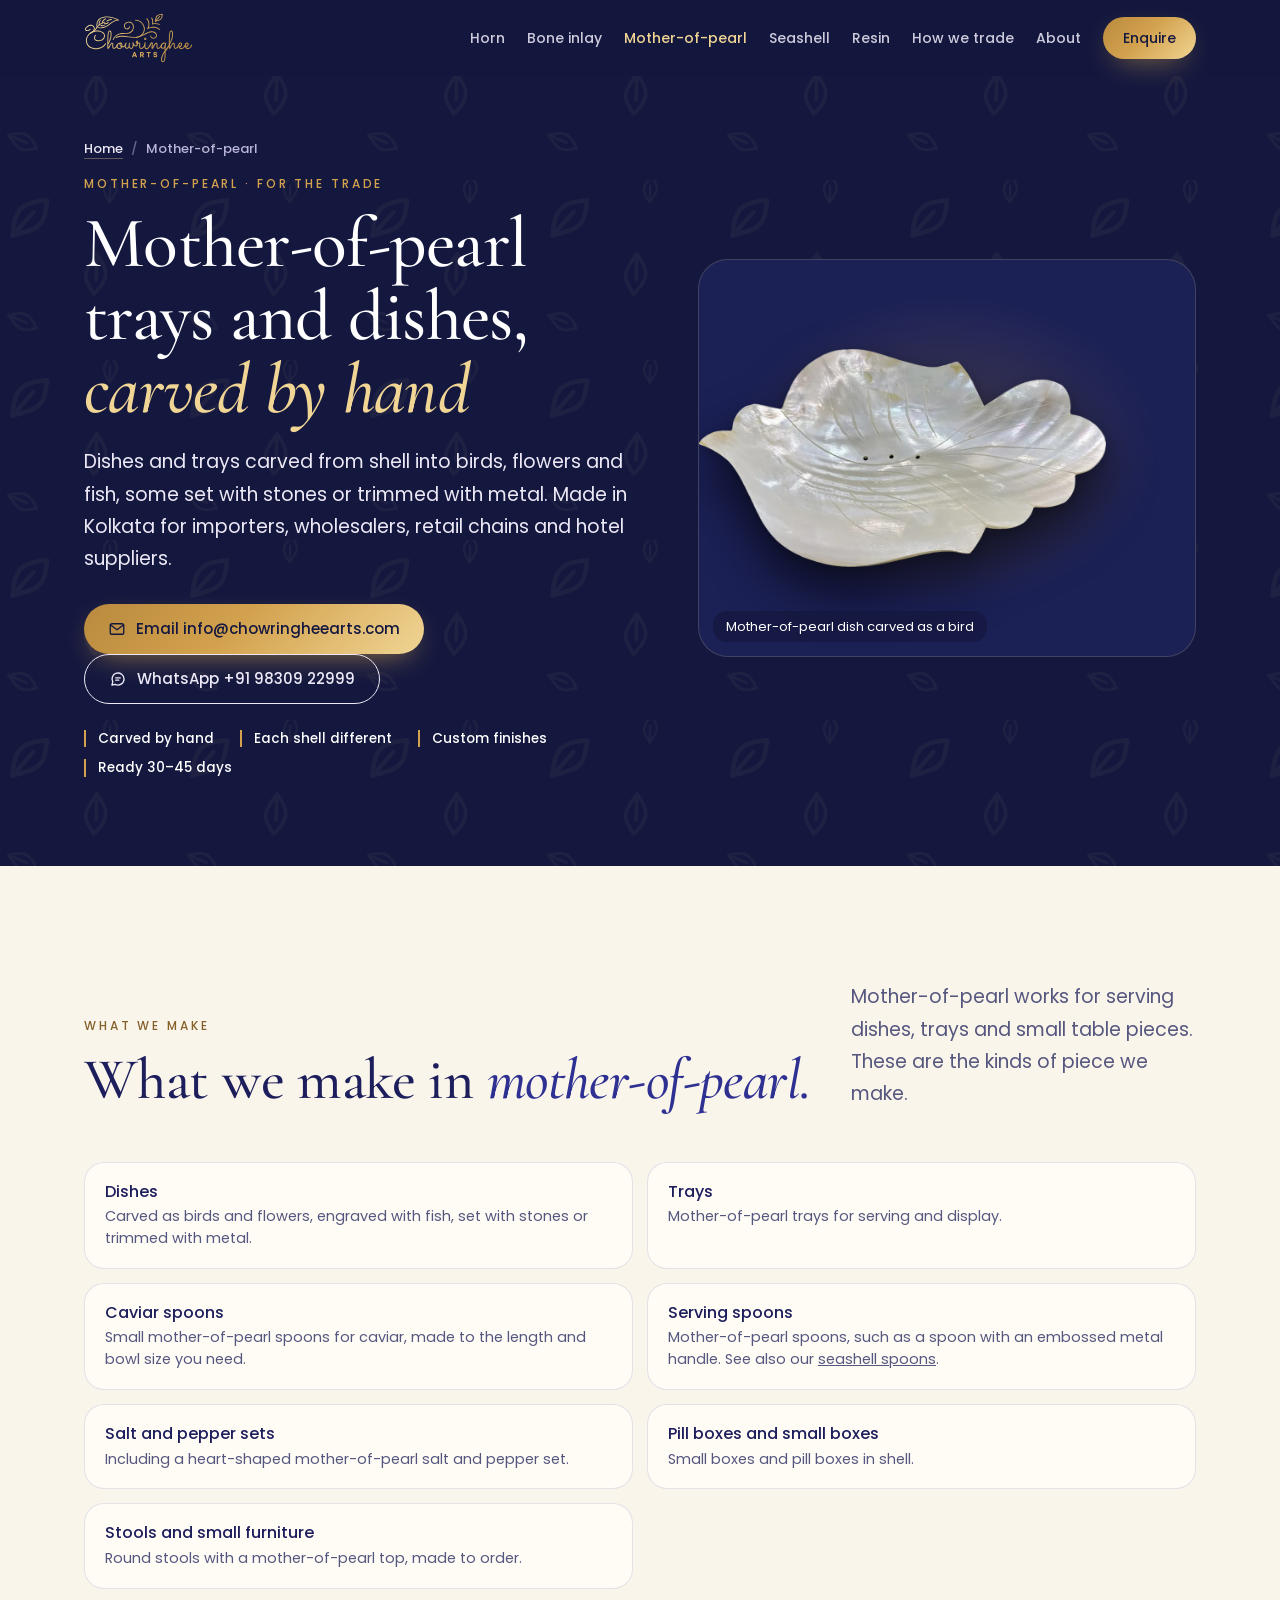
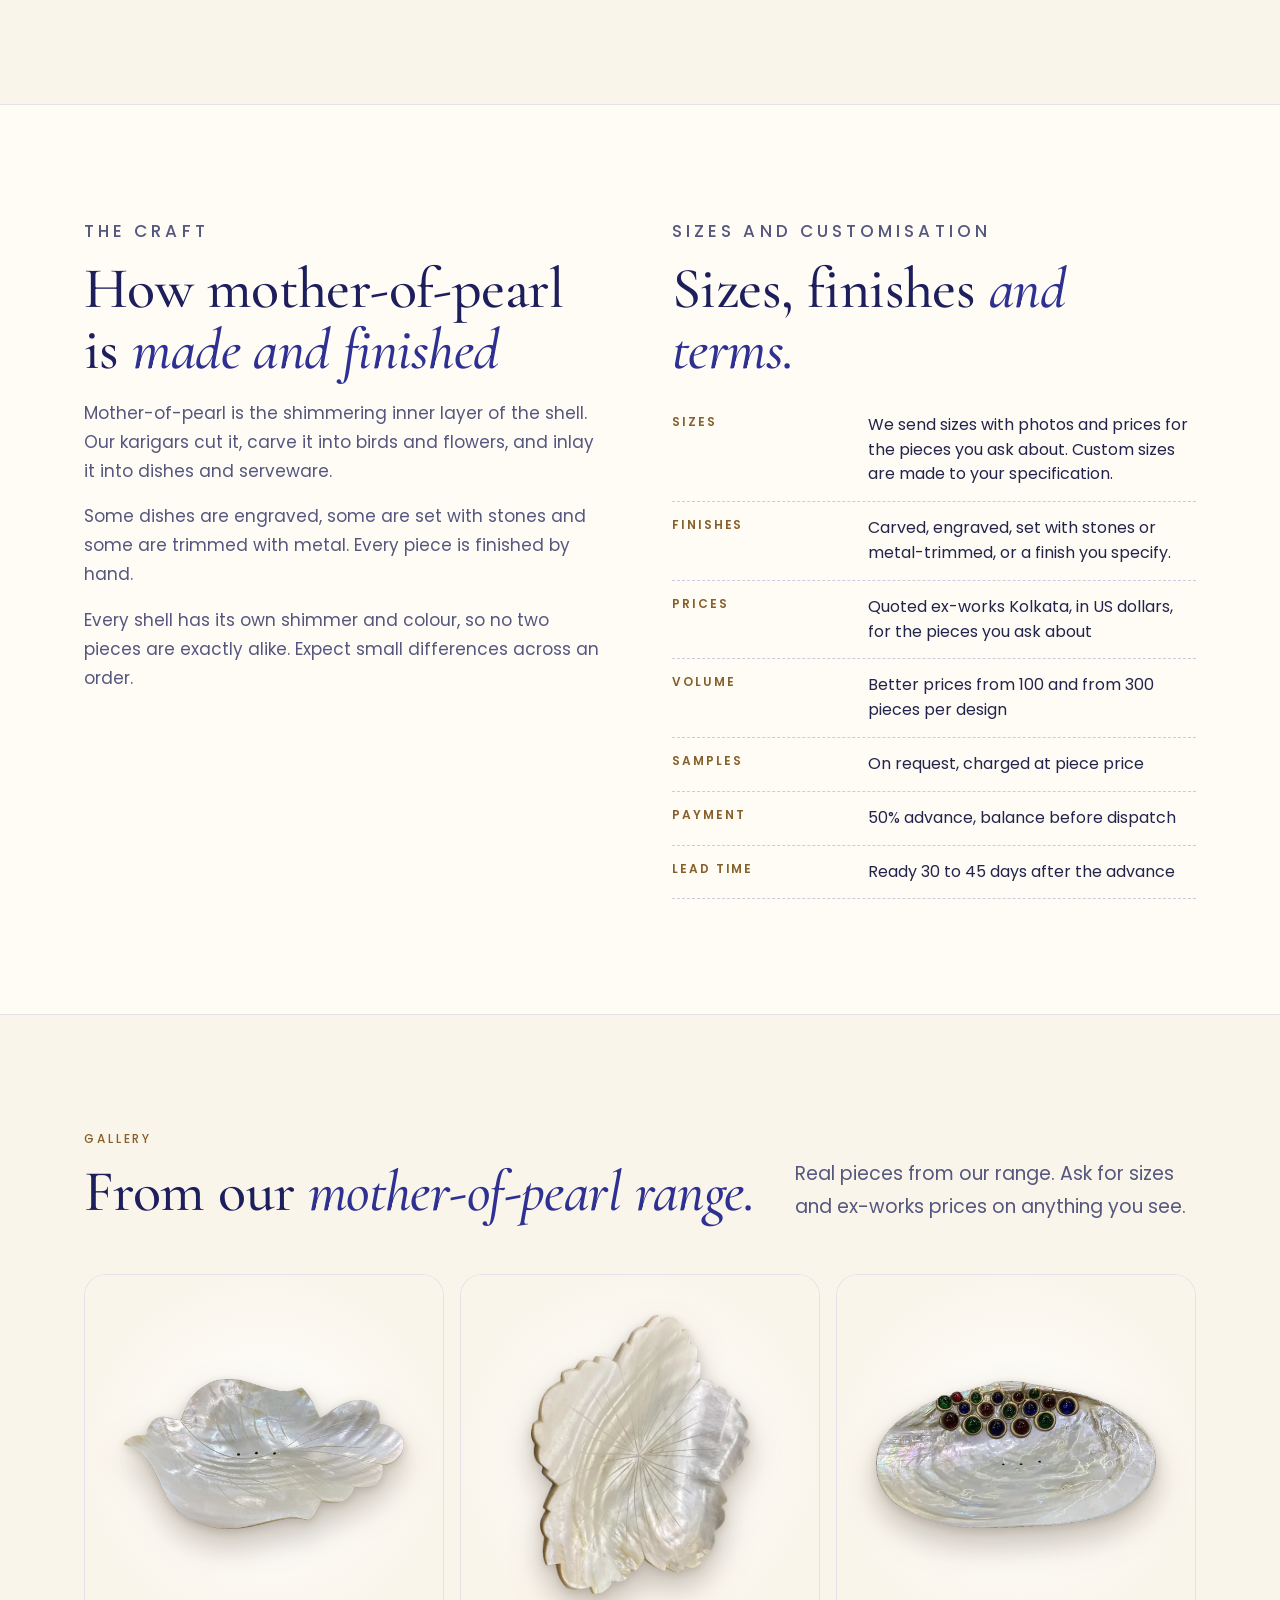
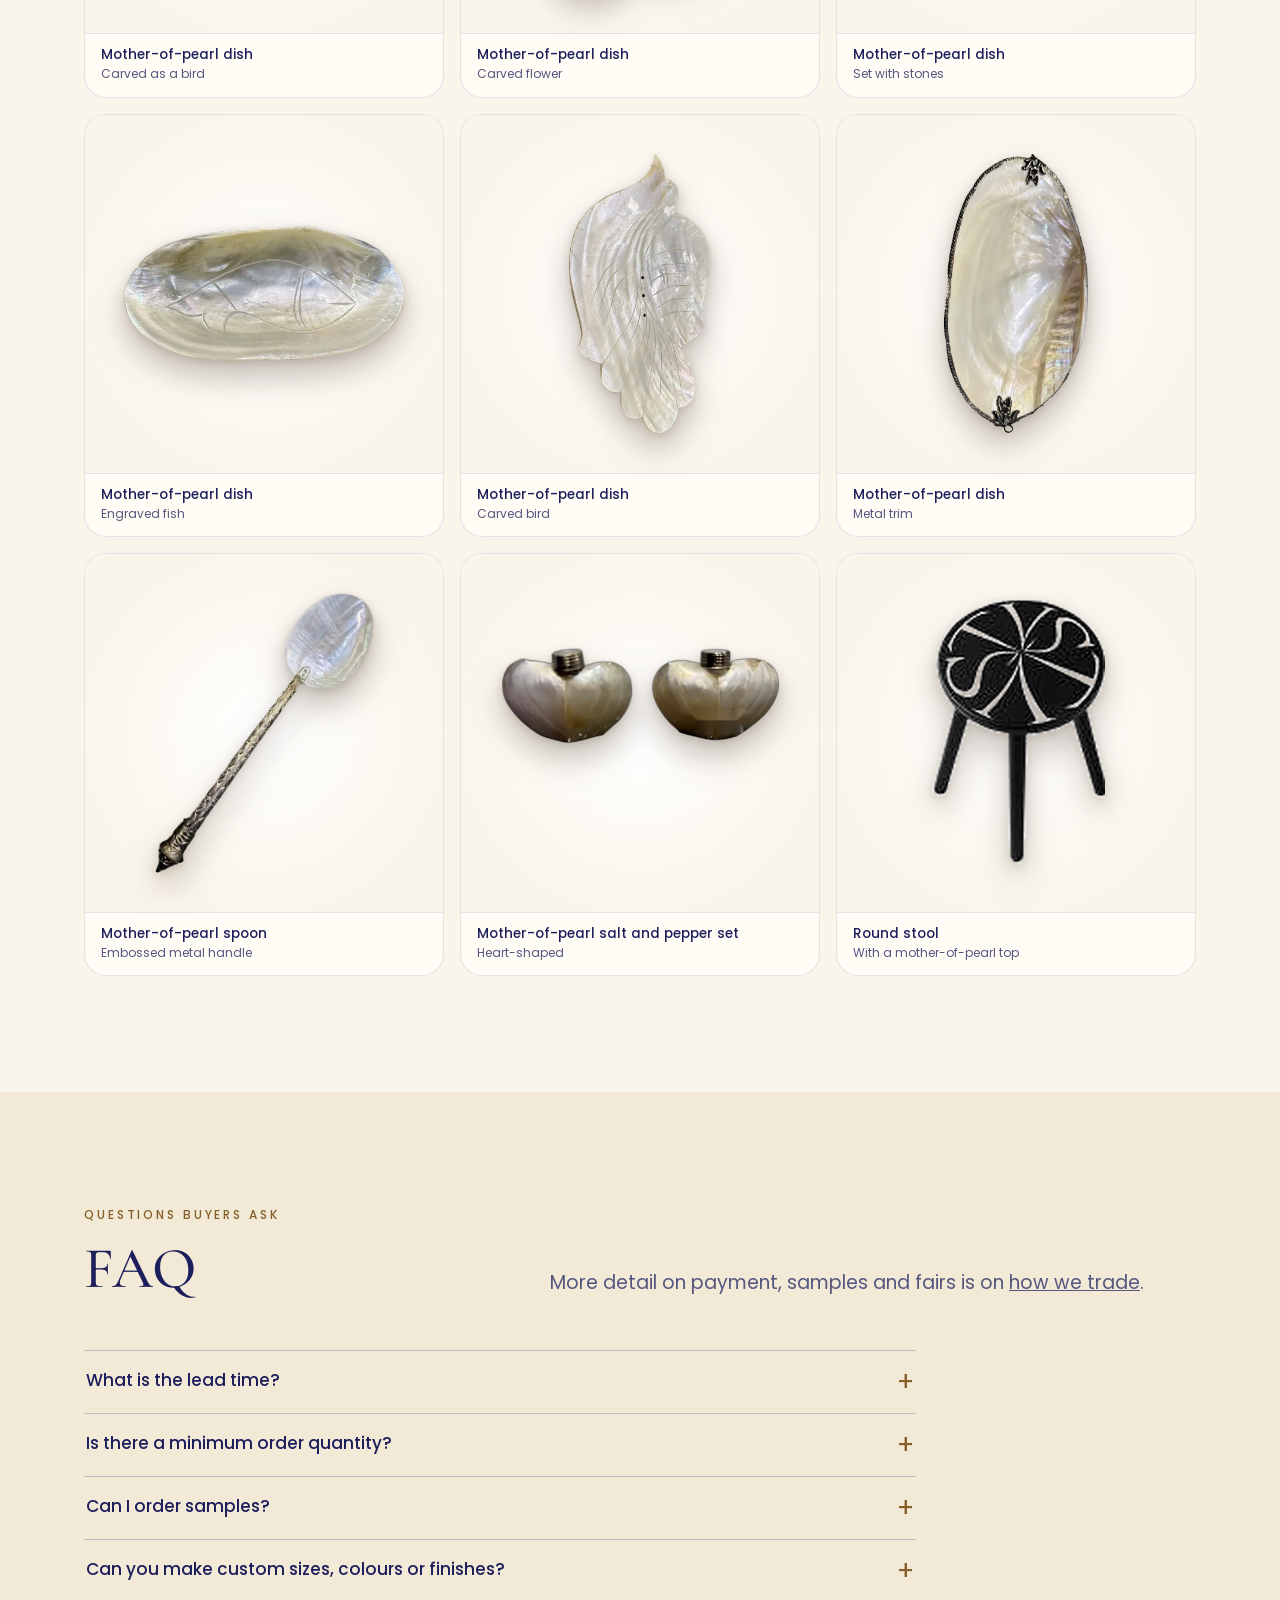
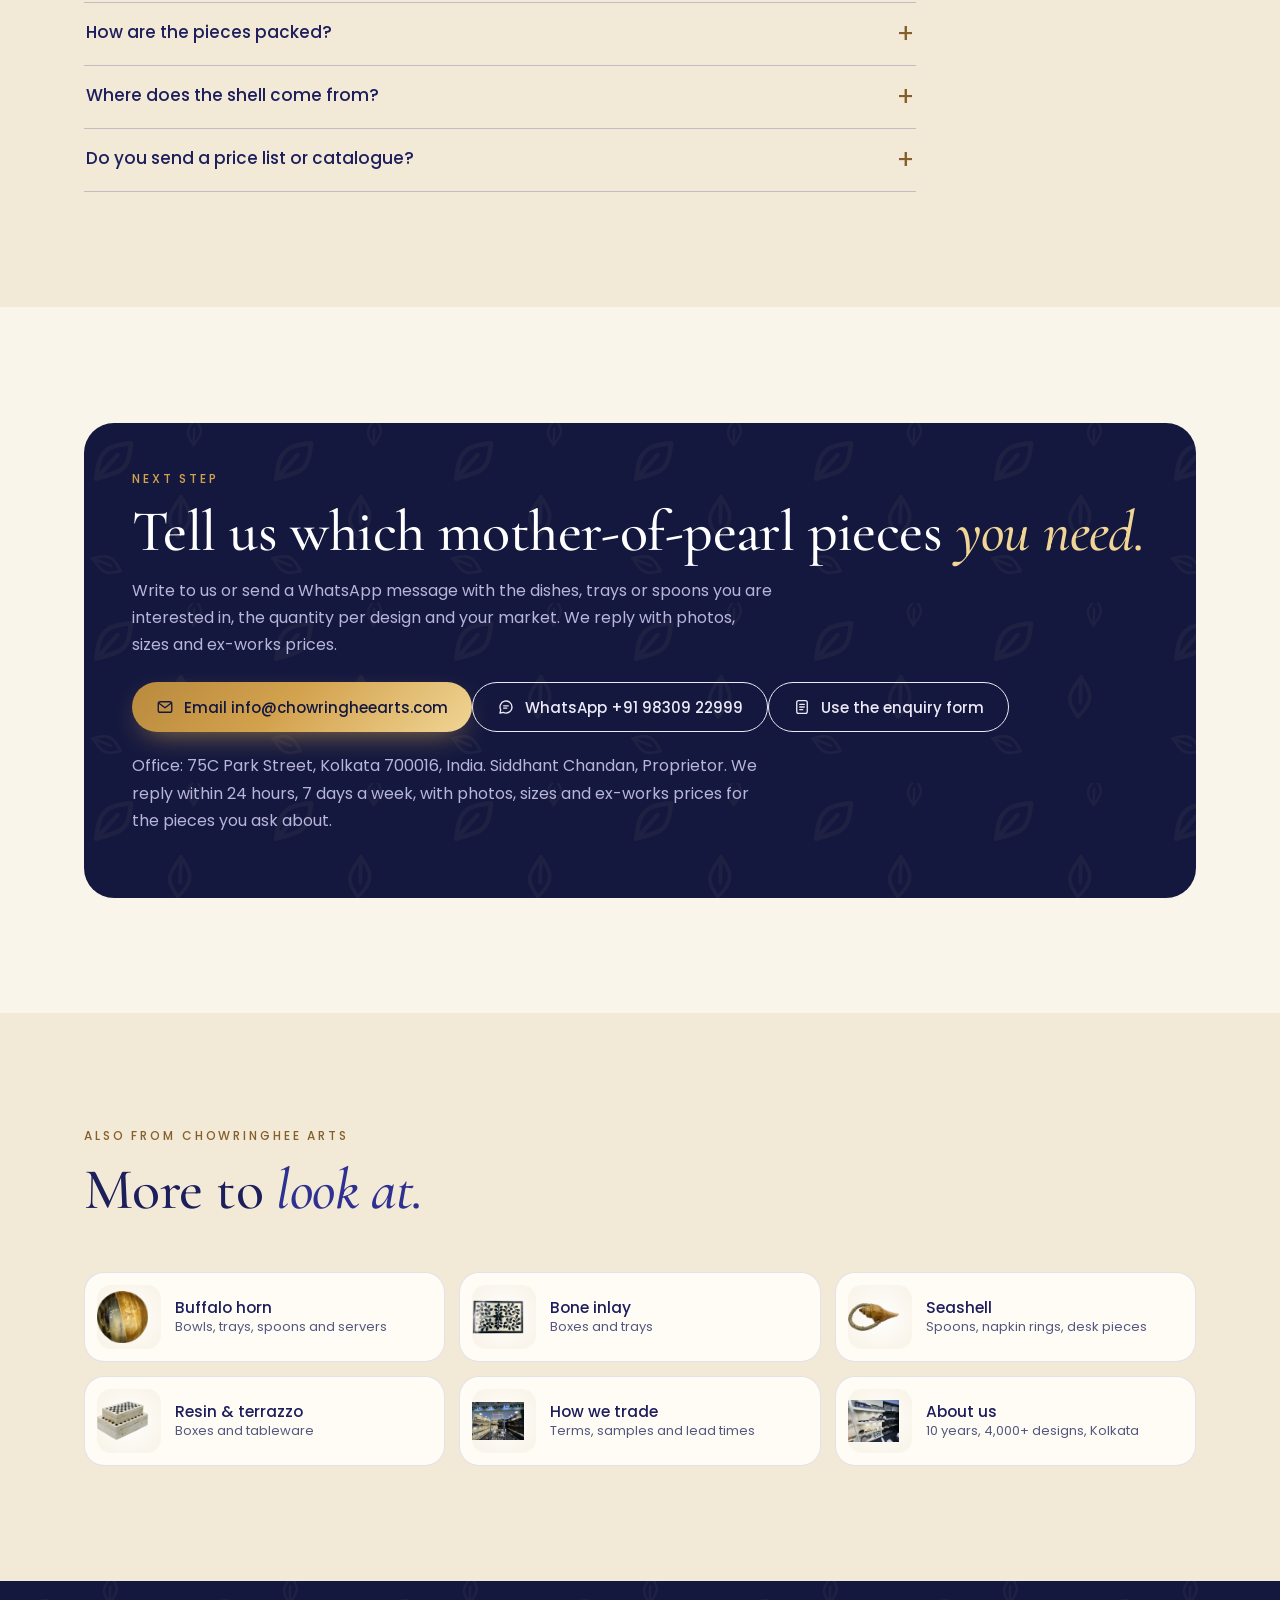
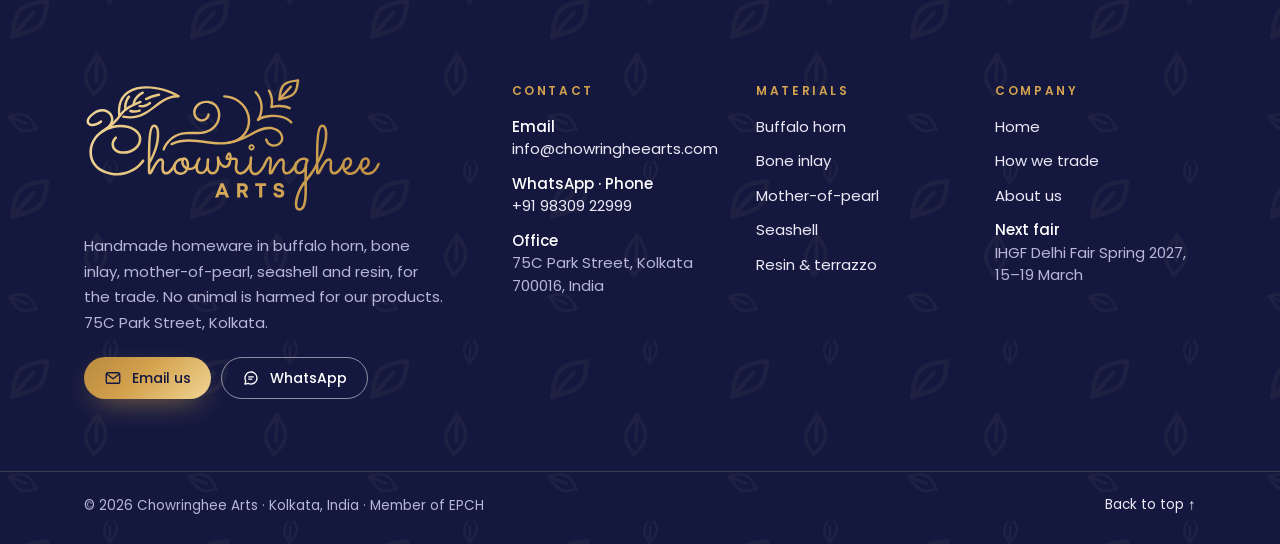
<file: mother-of-pearl/index.html>
<!doctype html>
<html lang="en-GB">
<head>
<meta charset="utf-8">
<meta name="viewport" content="width=device-width, initial-scale=1, viewport-fit=cover">
<title>Mother of Pearl Tray &amp; Caviar Spoon Manufacturer, India | Chowringhee Arts</title>
<meta name="description" content="Mother-of-pearl dishes, trays, caviar spoons and salt and pepper sets, carved by hand in Kolkata for the trade. Custom sizes and finishes.">
<link rel="canonical" href="https://chowringheearts.com/mother-of-pearl/">
<meta name="robots" content="max-image-preview:large">
<meta name="theme-color" content="#14183F">
<link rel="icon" href="/assets/favicon.svg" type="image/svg+xml">
<link rel="icon" href="/assets/favicon-32.png" sizes="32x32" type="image/png">
<link rel="apple-touch-icon" href="/assets/apple-touch-icon.png">
<meta property="og:type" content="website">
<meta property="og:site_name" content="Chowringhee Arts">
<meta property="og:locale" content="en_GB">
<meta property="og:title" content="Mother-of-pearl trays and dishes — Chowringhee Arts, Kolkata">
<meta property="og:description" content="Mother-of-pearl dishes, trays, caviar spoons and salt and pepper sets, carved by hand in Kolkata for the trade. Custom sizes and finishes.">
<meta property="og:url" content="https://chowringheearts.com/mother-of-pearl/">
<meta property="og:image" content="https://chowringheearts.com/assets/og/mother-of-pearl.jpg">
<meta property="og:image:width" content="1200">
<meta property="og:image:height" content="630">
<meta property="og:image:alt" content="A mother-of-pearl dish carved as a bird">
<meta name="twitter:card" content="summary_large_image">
<link rel="stylesheet" href="/assets/site.css">
<link rel="preload" as="image" type="image/webp" imagesrcset="/assets/img/p/mop-bird-platter-240.webp 240w, /assets/img/p/mop-bird-platter-480.webp 480w, /assets/img/p/mop-bird-platter-960.webp 960w, /assets/img/p/mop-bird-platter-1200.webp 1200w" imagesizes="(max-width:900px) 84vw, 520px" fetchpriority="high">
<link rel="preload" href="/assets/fonts/cormorant-garamond-latin-500-normal.woff2" as="font" type="font/woff2" crossorigin>
<link rel="preload" href="/assets/fonts/poppins-latin-400-normal.woff2" as="font" type="font/woff2" crossorigin>
<script>document.documentElement.className+=' js';</script>
<script type="application/ld+json">
{
 "@context": "https://schema.org",
 "@graph": [
  {
   "@type": "Organization",
   "@id": "https://chowringheearts.com/#org",
   "name": "Chowringhee Arts",
   "url": "https://chowringheearts.com/",
   "logo": "https://chowringheearts.com/assets/logo-ink.svg",
   "image": "https://chowringheearts.com/assets/og-v3.jpg",
   "email": "info@chowringheearts.com",
   "telephone": "+91-98309-22999",
   "address": {
    "@type": "PostalAddress",
    "streetAddress": "75C Park Street",
    "addressLocality": "Kolkata",
    "postalCode": "700016",
    "addressRegion": "West Bengal",
    "addressCountry": "IN"
   },
   "contactPoint": {
    "@type": "ContactPoint",
    "contactType": "sales",
    "email": "info@chowringheearts.com",
    "telephone": "+91-98309-22999"
   },
   "founder": {
    "@type": "Person",
    "name": "Siddhant Chandan",
    "jobTitle": "Proprietor"
   },
   "memberOf": {
    "@type": "Organization",
    "name": "Export Promotion Council for Handicrafts (EPCH)"
   },
   "description": "Kolkata export house, in business for 10 years, making handmade homeware in buffalo horn, bone inlay, mother-of-pearl, seashell and resin for trade buyers. Horn and bone are by-products of livestock farming; no animal is harmed for its products."
  },
  {
   "@type": "BreadcrumbList",
   "itemListElement": [
    {
     "@type": "ListItem",
     "position": 1,
     "name": "Home",
     "item": "https://chowringheearts.com/"
    },
    {
     "@type": "ListItem",
     "position": 2,
     "name": "Mother-of-pearl",
     "item": "https://chowringheearts.com/mother-of-pearl/"
    }
   ]
  },
  {
   "@type": "ItemList",
   "@id": "https://chowringheearts.com/mother-of-pearl/#gallery",
   "name": "Mother-of-pearl pieces",
   "numberOfItems": 9,
   "itemListElement": [
    {
     "@type": "ListItem",
     "position": 1,
     "name": "Mother-of-pearl dish — Carved as a bird",
     "image": "https://chowringheearts.com/assets/img/p/mop-bird-platter-1200.jpg"
    },
    {
     "@type": "ListItem",
     "position": 2,
     "name": "Mother-of-pearl dish — Carved flower",
     "image": "https://chowringheearts.com/assets/img/p/mop-flower-dish-941.jpg"
    },
    {
     "@type": "ListItem",
     "position": 3,
     "name": "Mother-of-pearl dish — Set with stones",
     "image": "https://chowringheearts.com/assets/img/p/mop-dish-jewels-755.jpg"
    },
    {
     "@type": "ListItem",
     "position": 4,
     "name": "Mother-of-pearl dish — Engraved fish",
     "image": "https://chowringheearts.com/assets/img/p/mop-oval-dish-1200.jpg"
    },
    {
     "@type": "ListItem",
     "position": 5,
     "name": "Mother-of-pearl dish — Carved bird",
     "image": "https://chowringheearts.com/assets/img/p/mop-bird-dish-610.jpg"
    },
    {
     "@type": "ListItem",
     "position": 6,
     "name": "Mother-of-pearl dish — Metal trim",
     "image": "https://chowringheearts.com/assets/img/p/mop-plate-silver-615.jpg"
    },
    {
     "@type": "ListItem",
     "position": 7,
     "name": "Mother-of-pearl spoon — Embossed metal handle",
     "image": "https://chowringheearts.com/assets/img/p/mop-spoon-diag-891.jpg"
    },
    {
     "@type": "ListItem",
     "position": 8,
     "name": "Mother-of-pearl salt and pepper set — Heart-shaped",
     "image": "https://chowringheearts.com/assets/img/p/cat-shell-sp-600.jpg"
    },
    {
     "@type": "ListItem",
     "position": 9,
     "name": "Round stool — With a mother-of-pearl top",
     "image": "https://chowringheearts.com/assets/img/p/cat-stool-282.jpg"
    }
   ]
  },
  {
   "@type": "FAQPage",
   "mainEntity": [
    {
     "@type": "Question",
     "name": "What is the lead time?",
     "acceptedAnswer": {
      "@type": "Answer",
      "text": "Orders are ready 30 to 45 days after we receive the 50% advance. The balance is due before dispatch."
     }
    },
    {
     "@type": "Question",
     "name": "Is there a minimum order quantity?",
     "acceptedAnswer": {
      "@type": "Answer",
      "text": "Prices get better from 100 pieces and again from 300 pieces per design. Tell us the quantities you have in mind and we will quote for those."
     }
    },
    {
     "@type": "Question",
     "name": "Can I order samples?",
     "acceptedAnswer": {
      "@type": "Answer",
      "text": "Yes. Samples are made on request and charged at the piece price."
     }
    },
    {
     "@type": "Question",
     "name": "Can you make custom sizes, colours or finishes?",
     "acceptedAnswer": {
      "@type": "Answer",
      "text": "Yes. Sizes, finishes and trims are made to your specification. Send a drawing, photo or reference piece with the quantity."
     }
    },
    {
     "@type": "Question",
     "name": "How are the pieces packed?",
     "acceptedAnswer": {
      "@type": "Answer",
      "text": "Tell us how your market needs goods packed and labelled when you enquire, and we will confirm it with the quote."
     }
    },
    {
     "@type": "Question",
     "name": "Where does the shell come from?",
     "acceptedAnswer": {
      "@type": "Answer",
      "text": "Ask us about the shell used in the pieces you are interested in and we will tell you for those pieces."
     }
    },
    {
     "@type": "Question",
     "name": "Do you send a price list or catalogue?",
     "acceptedAnswer": {
      "@type": "Answer",
      "text": "We quote for the pieces you ask about rather than sending a full catalogue: tell us what interests you and we send photos, sizes and ex-works Kolkata prices for those."
     }
    }
   ]
  }
 ]
}
</script>
</head><body>
<a class="skip" href="#main">Skip to content</a>
<header class="site-head" id="top">
  <div class="wrap">
    <a class="brand" href="/" aria-label="Chowringhee Arts home"><img src="/assets/logo-gold.svg" alt="Chowringhee Arts" width="112" height="50"></a>
    <nav class="nav" aria-label="Main">
      <a class="lnk" href="/horn/">Horn</a>
      <a class="lnk" href="/bone-inlay/">Bone inlay</a>
      <a class="lnk" href="/mother-of-pearl/" aria-current="page">Mother-of-pearl</a>
      <a class="lnk" href="/seashell/">Seashell</a>
      <a class="lnk" href="/resin/">Resin</a>
      <a class="lnk" href="/trade/">How we trade</a>
      <a class="lnk" href="/about/">About</a>
      <a class="btn btn-gold btn-sm" href="#enquire">Enquire</a>
      <button class="menu-btn" type="button" aria-expanded="false" aria-controls="menu"><svg viewBox="0 0 24 24" fill="none" stroke="currentColor" stroke-width="1.8" stroke-linecap="round" stroke-linejoin="round" aria-hidden="true" focusable="false"><path d="M4 7h16M4 12h16M4 17h16"/></svg><span class="sr">Menu</span></button>
    </nav>
  </div>
  <div class="menu" id="menu" hidden>
    <div class="wrap">
      <a href="/">Home</a>
      <p class="menu-k">Materials</p>
      <a href="/horn/">Buffalo horn</a>
      <a href="/bone-inlay/">Bone inlay</a>
      <a href="/mother-of-pearl/" aria-current="page">Mother-of-pearl</a>
      <a href="/seashell/">Seashell</a>
      <a href="/resin/">Resin &amp; terrazzo</a>
      <p class="menu-k">Working with us</p>
      <a href="/trade/">How we trade</a>
      <a href="/about/">About us</a>
      <a href="#enquire">Contact</a>
    </div>
  </div>
</header>
<main id="main">
  <section class="sub-hero on-navy" aria-labelledby="page-title">
    <div class="wrap sub-grid">
      <div>
        <nav class="crumbs" aria-label="Breadcrumb"><ol><li><a href="/">Home</a></li><li aria-current="page">Mother-of-pearl</li></ol></nav>
        <p class="eyebrow">Mother-of-pearl · for the trade</p>
        <h1 id="page-title">Mother-of-pearl trays and dishes, <em>carved by hand</em></h1>
        <p class="lede">Dishes and trays carved from shell into birds, flowers and fish, some set with stones or trimmed with metal. Made in Kolkata for importers, wholesalers, retail chains and hotel suppliers.</p>
        <div class="cta-row"><a class="btn btn-gold" href="mailto:info@chowringheearts.com?subject=Mother-of-pearl%20enquiry&amp;body=Hello%20Chowringhee%20Arts%2C%0A%0APieces%20I%20am%20interested%20in%3A%0A%0AQuantity%20per%20design%3A%0A%0ACompany%20and%20country%3A%0A%0AMy%20market%20%28importer%2C%20wholesaler%2C%20retail%20chain%2C%20hotel%20supplier%2C%20buying%20agent%29%3A%0A"><svg viewBox="0 0 24 24" fill="none" stroke="currentColor" stroke-width="1.8" stroke-linecap="round" stroke-linejoin="round" aria-hidden="true" focusable="false"><rect x="3" y="5" width="18" height="14" rx="2.5"/><path d="m4 7 8 6 8-6"/></svg>Email info@chowringheearts.com</a><a class="btn btn-line" href="https://wa.me/919830922999?text=Hello%20Chowringhee%20Arts%2C%20I%20am%20interested%20in%20your%20mother-of-pearl%20pieces." target="_blank" rel="noopener"><svg viewBox="0 0 24 24" fill="none" stroke="currentColor" stroke-width="1.8" stroke-linecap="round" stroke-linejoin="round" aria-hidden="true" focusable="false"><path d="M20 12a8 8 0 0 1-11.7 7.1L4 20l1-4.1A8 8 0 1 1 20 12Z"/><path d="M9 10.5h6M9 13.5h4"/></svg>WhatsApp +91 98309 22999</a></div>
        <ul class="hero-facts"><li>Carved by hand</li><li>Each shell different</li><li>Custom finishes</li><li>Ready 30–45 days</li></ul>
      </div>
      <figure class="sub-stage"><picture><source type="image/webp" srcset="/assets/img/p/mop-bird-platter-240.webp 240w, /assets/img/p/mop-bird-platter-480.webp 480w, /assets/img/p/mop-bird-platter-960.webp 960w, /assets/img/p/mop-bird-platter-1200.webp 1200w" sizes="(max-width:900px) 84vw, 520px"><img src="/assets/img/p/mop-bird-platter-480.jpg" srcset="/assets/img/p/mop-bird-platter-240.jpg 240w, /assets/img/p/mop-bird-platter-480.jpg 480w, /assets/img/p/mop-bird-platter-960.jpg 960w, /assets/img/p/mop-bird-platter-1200.jpg 1200w" sizes="(max-width:900px) 84vw, 520px" width="1200" height="643" alt="Mother-of-pearl dish carved as a bird" loading="eager" fetchpriority="high" decoding="async"></picture><figcaption>Mother-of-pearl dish carved as a bird</figcaption></figure>
    </div>
  </section>
  <section class="band" aria-labelledby="make-title">
    <div class="wrap">
      <div class="sec-head"><div><p class="eyebrow">What we make</p><h2 id="make-title">What we make in <em>mother-of-pearl.</em></h2></div><p class="lede">Mother-of-pearl works for serving dishes, trays and small table pieces. These are the kinds of piece we make.</p></div>
      <ul class="make"><li><b>Dishes</b><span>Carved as birds and flowers, engraved with fish, set with stones or trimmed with metal.</span></li><li><b>Trays</b><span>Mother-of-pearl trays for serving and display.</span></li><li><b>Caviar spoons</b><span>Small mother-of-pearl spoons for caviar, made to the length and bowl size you need.</span></li><li><b>Serving spoons</b><span>Mother-of-pearl spoons, such as a spoon with an embossed metal handle. See also our <a href="/seashell/">seashell spoons</a>.</span></li><li><b>Salt and pepper sets</b><span>Including a heart-shaped mother-of-pearl salt and pepper set.</span></li><li><b>Pill boxes and small boxes</b><span>Small boxes and pill boxes in shell.</span></li><li><b>Stools and small furniture</b><span>Round stools with a mother-of-pearl top, made to order.</span></li></ul>
    </div>
  </section>
  <section class="band card" aria-labelledby="made-title">
    <div class="wrap split">
      <div class="prose"><p class="eyebrow">The craft</p><h2 id="made-title">How mother-of-pearl is <em>made and finished</em></h2><p>Mother-of-pearl is the shimmering inner layer of the shell. Our karigars cut it, carve it into birds and flowers, and inlay it into dishes and serveware.</p><p>Some dishes are engraved, some are set with stones and some are trimmed with metal. Every piece is finished by hand.</p><p>Every shell has its own shimmer and colour, so no two pieces are exactly alike. Expect small differences across an order.</p></div>
      <div class="prose"><p class="eyebrow">Sizes and customisation</p><h2 id="size-title">Sizes, finishes <em>and terms.</em></h2><dl class="spec"><div><dt>Sizes</dt><dd>We send sizes with photos and prices for the pieces you ask about. Custom sizes are made to your specification.</dd></div><div><dt>Finishes</dt><dd>Carved, engraved, set with stones or metal-trimmed, or a finish you specify.</dd></div><div><dt>Prices</dt><dd>Quoted ex-works Kolkata, in US dollars, for the pieces you ask about</dd></div><div><dt>Volume</dt><dd>Better prices from 100 and from 300 pieces per design</dd></div><div><dt>Samples</dt><dd>On request, charged at piece price</dd></div><div><dt>Payment</dt><dd>50% advance, balance before dispatch</dd></div><div><dt>Lead time</dt><dd>Ready 30 to 45 days after the advance</dd></div></dl></div>
    </div>
  </section>
  <section class="band" aria-labelledby="gal-title">
    <div class="wrap">
      <div class="sec-head"><div><p class="eyebrow">Gallery</p><h2 id="gal-title">From our <em>mother-of-pearl range.</em></h2></div><p class="lede">Real pieces from our range. Ask for sizes and ex-works prices on anything you see.</p></div>
      <div class="gallery g3"><figure class="tile"><div class="ph"><picture><source type="image/webp" srcset="/assets/img/p/mop-bird-platter-240.webp 240w, /assets/img/p/mop-bird-platter-480.webp 480w, /assets/img/p/mop-bird-platter-960.webp 960w, /assets/img/p/mop-bird-platter-1200.webp 1200w" sizes="(max-width:640px) 40vw, (max-width:980px) 30vw, 300px"><img src="/assets/img/p/mop-bird-platter-480.jpg" srcset="/assets/img/p/mop-bird-platter-240.jpg 240w, /assets/img/p/mop-bird-platter-480.jpg 480w, /assets/img/p/mop-bird-platter-960.jpg 960w, /assets/img/p/mop-bird-platter-1200.jpg 1200w" sizes="(max-width:640px) 40vw, (max-width:980px) 30vw, 300px" width="1200" height="643" alt="Mother-of-pearl dish — Carved as a bird" loading="lazy" decoding="async"></picture></div><figcaption><span class="t">Mother-of-pearl dish<small>Carved as a bird</small></span></figcaption></figure><figure class="tile"><div class="ph"><picture><source type="image/webp" srcset="/assets/img/p/mop-flower-dish-240.webp 240w, /assets/img/p/mop-flower-dish-480.webp 480w, /assets/img/p/mop-flower-dish-941.webp 941w" sizes="(max-width:640px) 40vw, (max-width:980px) 30vw, 300px"><img src="/assets/img/p/mop-flower-dish-480.jpg" srcset="/assets/img/p/mop-flower-dish-240.jpg 240w, /assets/img/p/mop-flower-dish-480.jpg 480w, /assets/img/p/mop-flower-dish-941.jpg 941w" sizes="(max-width:640px) 40vw, (max-width:980px) 30vw, 300px" width="941" height="1200" alt="Mother-of-pearl dish — Carved flower" loading="lazy" decoding="async"></picture></div><figcaption><span class="t">Mother-of-pearl dish<small>Carved flower</small></span></figcaption></figure><figure class="tile"><div class="ph"><picture><source type="image/webp" srcset="/assets/img/p/mop-dish-jewels-240.webp 240w, /assets/img/p/mop-dish-jewels-480.webp 480w, /assets/img/p/mop-dish-jewels-755.webp 755w" sizes="(max-width:640px) 40vw, (max-width:980px) 30vw, 300px"><img src="/assets/img/p/mop-dish-jewels-480.jpg" srcset="/assets/img/p/mop-dish-jewels-240.jpg 240w, /assets/img/p/mop-dish-jewels-480.jpg 480w, /assets/img/p/mop-dish-jewels-755.jpg 755w" sizes="(max-width:640px) 40vw, (max-width:980px) 30vw, 300px" width="755" height="398" alt="Mother-of-pearl dish — Set with stones" loading="lazy" decoding="async"></picture></div><figcaption><span class="t">Mother-of-pearl dish<small>Set with stones</small></span></figcaption></figure><figure class="tile"><div class="ph"><picture><source type="image/webp" srcset="/assets/img/p/mop-oval-dish-240.webp 240w, /assets/img/p/mop-oval-dish-480.webp 480w, /assets/img/p/mop-oval-dish-960.webp 960w, /assets/img/p/mop-oval-dish-1200.webp 1200w" sizes="(max-width:640px) 40vw, (max-width:980px) 30vw, 300px"><img src="/assets/img/p/mop-oval-dish-480.jpg" srcset="/assets/img/p/mop-oval-dish-240.jpg 240w, /assets/img/p/mop-oval-dish-480.jpg 480w, /assets/img/p/mop-oval-dish-960.jpg 960w, /assets/img/p/mop-oval-dish-1200.jpg 1200w" sizes="(max-width:640px) 40vw, (max-width:980px) 30vw, 300px" width="1200" height="580" alt="Mother-of-pearl dish — Engraved fish" loading="lazy" decoding="async"></picture></div><figcaption><span class="t">Mother-of-pearl dish<small>Engraved fish</small></span></figcaption></figure><figure class="tile"><div class="ph"><picture><source type="image/webp" srcset="/assets/img/p/mop-bird-dish-240.webp 240w, /assets/img/p/mop-bird-dish-480.webp 480w, /assets/img/p/mop-bird-dish-610.webp 610w" sizes="(max-width:640px) 40vw, (max-width:980px) 30vw, 300px"><img src="/assets/img/p/mop-bird-dish-480.jpg" srcset="/assets/img/p/mop-bird-dish-240.jpg 240w, /assets/img/p/mop-bird-dish-480.jpg 480w, /assets/img/p/mop-bird-dish-610.jpg 610w" sizes="(max-width:640px) 40vw, (max-width:980px) 30vw, 300px" width="610" height="1200" alt="Mother-of-pearl dish — Carved bird" loading="lazy" decoding="async"></picture></div><figcaption><span class="t">Mother-of-pearl dish<small>Carved bird</small></span></figcaption></figure><figure class="tile"><div class="ph"><picture><source type="image/webp" srcset="/assets/img/p/mop-plate-silver-240.webp 240w, /assets/img/p/mop-plate-silver-480.webp 480w, /assets/img/p/mop-plate-silver-615.webp 615w" sizes="(max-width:640px) 40vw, (max-width:980px) 30vw, 300px"><img src="/assets/img/p/mop-plate-silver-480.jpg" srcset="/assets/img/p/mop-plate-silver-240.jpg 240w, /assets/img/p/mop-plate-silver-480.jpg 480w, /assets/img/p/mop-plate-silver-615.jpg 615w" sizes="(max-width:640px) 40vw, (max-width:980px) 30vw, 300px" width="615" height="1200" alt="Mother-of-pearl dish — Metal trim" loading="lazy" decoding="async"></picture></div><figcaption><span class="t">Mother-of-pearl dish<small>Metal trim</small></span></figcaption></figure><figure class="tile"><div class="ph"><picture><source type="image/webp" srcset="/assets/img/p/mop-spoon-diag-240.webp 240w, /assets/img/p/mop-spoon-diag-480.webp 480w, /assets/img/p/mop-spoon-diag-891.webp 891w" sizes="(max-width:640px) 40vw, (max-width:980px) 30vw, 300px"><img src="/assets/img/p/mop-spoon-diag-480.jpg" srcset="/assets/img/p/mop-spoon-diag-240.jpg 240w, /assets/img/p/mop-spoon-diag-480.jpg 480w, /assets/img/p/mop-spoon-diag-891.jpg 891w" sizes="(max-width:640px) 40vw, (max-width:980px) 30vw, 300px" width="891" height="1136" alt="Mother-of-pearl spoon — Embossed metal handle" loading="lazy" decoding="async"></picture></div><figcaption><span class="t">Mother-of-pearl spoon<small>Embossed metal handle</small></span></figcaption></figure><figure class="tile"><div class="ph"><picture><source type="image/webp" srcset="/assets/img/p/cat-shell-sp-240.webp 240w, /assets/img/p/cat-shell-sp-480.webp 480w, /assets/img/p/cat-shell-sp-600.webp 600w" sizes="(max-width:640px) 40vw, (max-width:980px) 30vw, 300px"><img src="/assets/img/p/cat-shell-sp-480.jpg" srcset="/assets/img/p/cat-shell-sp-240.jpg 240w, /assets/img/p/cat-shell-sp-480.jpg 480w, /assets/img/p/cat-shell-sp-600.jpg 600w" sizes="(max-width:640px) 40vw, (max-width:980px) 30vw, 300px" width="600" height="368" alt="Mother-of-pearl salt and pepper set — Heart-shaped" loading="lazy" decoding="async"></picture></div><figcaption><span class="t">Mother-of-pearl salt and pepper set<small>Heart-shaped</small></span></figcaption></figure><figure class="tile"><div class="ph"><picture><source type="image/webp" srcset="/assets/img/p/cat-stool-240.webp 240w, /assets/img/p/cat-stool-282.webp 282w" sizes="(max-width:640px) 40vw, (max-width:980px) 30vw, 300px"><img src="/assets/img/p/cat-stool-240.jpg" srcset="/assets/img/p/cat-stool-240.jpg 240w, /assets/img/p/cat-stool-282.jpg 282w" sizes="(max-width:640px) 40vw, (max-width:980px) 30vw, 300px" width="282" height="444" alt="Round stool — With a mother-of-pearl top" loading="lazy" decoding="async"></picture></div><figcaption><span class="t">Round stool<small>With a mother-of-pearl top</small></span></figcaption></figure></div>
      
    </div>
  </section>
  <section class="band alt" aria-labelledby="faq-title">
    <div class="wrap">
      <div class="sec-head"><div><p class="eyebrow">Questions buyers ask</p><h2 id="faq-title">FAQ</h2></div><p class="lede">More detail on payment, samples and fairs is on <a href="/trade/">how we trade</a>.</p></div>
      <div class="faq"><details><summary>What is the lead time?</summary><p>Orders are ready 30 to 45 days after we receive the 50% advance. The balance is due before dispatch.</p></details><details><summary>Is there a minimum order quantity?</summary><p>Prices get better from 100 pieces and again from 300 pieces per design. Tell us the quantities you have in mind and we will quote for those.</p></details><details><summary>Can I order samples?</summary><p>Yes. Samples are made on request and charged at the piece price.</p></details><details><summary>Can you make custom sizes, colours or finishes?</summary><p>Yes. Sizes, finishes and trims are made to your specification. Send a drawing, photo or reference piece with the quantity.</p></details><details><summary>How are the pieces packed?</summary><p>Tell us how your market needs goods packed and labelled when you enquire, and we will confirm it with the quote.</p></details><details><summary>Where does the shell come from?</summary><p>Ask us about the shell used in the pieces you are interested in and we will tell you for those pieces.</p></details><details><summary>Do you send a price list or catalogue?</summary><p>We quote for the pieces you ask about rather than sending a full catalogue: tell us what interests you and we send photos, sizes and ex-works Kolkata prices for those.</p></details></div>
    </div>
  </section>
  <section id="enquire" class="band" aria-labelledby="next-title">
    <div class="wrap">
      <div class="next-step on-navy">
        <p class="eyebrow">Next step</p>
        <h2 id="next-title">Tell us which mother-of-pearl pieces <em>you need.</em></h2>
        <p>Write to us or send a WhatsApp message with the dishes, trays or spoons you are interested in, the quantity per design and your market. We reply with photos, sizes and ex-works prices.</p>
        <div class="cta-row"><a class="btn btn-gold" href="mailto:info@chowringheearts.com?subject=Mother-of-pearl%20enquiry&amp;body=Hello%20Chowringhee%20Arts%2C%0A%0APieces%20I%20am%20interested%20in%3A%0A%0AQuantity%20per%20design%3A%0A%0ACompany%20and%20country%3A%0A%0AMy%20market%20%28importer%2C%20wholesaler%2C%20retail%20chain%2C%20hotel%20supplier%2C%20buying%20agent%29%3A%0A"><svg viewBox="0 0 24 24" fill="none" stroke="currentColor" stroke-width="1.8" stroke-linecap="round" stroke-linejoin="round" aria-hidden="true" focusable="false"><rect x="3" y="5" width="18" height="14" rx="2.5"/><path d="m4 7 8 6 8-6"/></svg>Email info@chowringheearts.com</a><a class="btn btn-line" href="https://wa.me/919830922999?text=Hello%20Chowringhee%20Arts%2C%20I%20am%20interested%20in%20your%20mother-of-pearl%20pieces." target="_blank" rel="noopener"><svg viewBox="0 0 24 24" fill="none" stroke="currentColor" stroke-width="1.8" stroke-linecap="round" stroke-linejoin="round" aria-hidden="true" focusable="false"><path d="M20 12a8 8 0 0 1-11.7 7.1L4 20l1-4.1A8 8 0 1 1 20 12Z"/><path d="M9 10.5h6M9 13.5h4"/></svg>WhatsApp +91 98309 22999</a><a class="btn btn-line" href="/?interest=mother-of-pearl#enquire"><svg viewBox="0 0 24 24" fill="none" stroke="currentColor" stroke-width="1.8" stroke-linecap="round" stroke-linejoin="round" aria-hidden="true" focusable="false"><rect x="5" y="3.5" width="14" height="17" rx="2.5"/><path d="M9 8.5h6M9 12h6M9 15.5h4"/></svg>Use the enquiry form</a></div>
        <p>Office: 75C Park Street, Kolkata 700016, India. Siddhant Chandan, Proprietor. We reply within 24 hours, 7 days a week, with photos, sizes and ex-works prices for the pieces you ask about.</p>
      </div>
    </div>
  </section>
  <section class="band alt" aria-labelledby="more-title">
    <div class="wrap">
      <div class="sec-head"><div><p class="eyebrow">Also from Chowringhee Arts</p><h2 id="more-title">More to <em>look at.</em></h2></div></div>
      <ul class="mat-links"><li><a href="/horn/"><span class="th"><picture><source type="image/webp" srcset="/assets/img/p/horn-bowl-two-tone-240.webp 240w, /assets/img/p/horn-bowl-two-tone-470.webp 470w" sizes="64px"><img src="/assets/img/p/horn-bowl-two-tone-240.jpg" srcset="/assets/img/p/horn-bowl-two-tone-240.jpg 240w, /assets/img/p/horn-bowl-two-tone-470.jpg 470w" sizes="64px" width="470" height="482" alt="Two-tone horn bowl" loading="lazy" decoding="async"></picture></span><span><b>Buffalo horn</b><small>Bowls, trays, spoons and servers</small></span></a></li><li><a href="/bone-inlay/"><span class="th"><picture><source type="image/webp" srcset="/assets/img/p/bone-inlay-box-floral-240.webp 240w, /assets/img/p/bone-inlay-box-floral-480.webp 480w, /assets/img/p/bone-inlay-box-floral-537.webp 537w" sizes="64px"><img src="/assets/img/p/bone-inlay-box-floral-480.jpg" srcset="/assets/img/p/bone-inlay-box-floral-240.jpg 240w, /assets/img/p/bone-inlay-box-floral-480.jpg 480w, /assets/img/p/bone-inlay-box-floral-537.jpg 537w" sizes="64px" width="537" height="360" alt="Floral bone inlay box" loading="lazy" decoding="async"></picture></span><span><b>Bone inlay</b><small>Boxes and trays</small></span></a></li><li><a href="/seashell/"><span class="th"><picture><source type="image/webp" srcset="/assets/img/p/cat-napkin-ring-240.webp 240w, /assets/img/p/cat-napkin-ring-480.webp 480w, /assets/img/p/cat-napkin-ring-600.webp 600w" sizes="64px"><img src="/assets/img/p/cat-napkin-ring-480.jpg" srcset="/assets/img/p/cat-napkin-ring-240.jpg 240w, /assets/img/p/cat-napkin-ring-480.jpg 480w, /assets/img/p/cat-napkin-ring-600.jpg 600w" sizes="64px" width="600" height="327" alt="Shell napkin ring with a rope loop" loading="lazy" decoding="async"></picture></span><span><b>Seashell</b><small>Spoons, napkin rings, desk pieces</small></span></a></li><li><a href="/resin/"><span class="th"><picture><source type="image/webp" srcset="/assets/img/p/cat-resin-box-240.webp 240w, /assets/img/p/cat-resin-box-480.webp 480w, /assets/img/p/cat-resin-box-600.webp 600w" sizes="64px"><img src="/assets/img/p/cat-resin-box-480.jpg" srcset="/assets/img/p/cat-resin-box-240.jpg 240w, /assets/img/p/cat-resin-box-480.jpg 480w, /assets/img/p/cat-resin-box-600.jpg 600w" sizes="64px" width="600" height="461" alt="Checkerboard resin and bone boxes" loading="lazy" decoding="async"></picture></span><span><b>Resin &amp; terrazzo</b><small>Boxes and tableware</small></span></a></li><li><a href="/trade/"><span class="th"><picture><source type="image/webp" srcset="/assets/img/p/stand-front-240.webp 240w, /assets/img/p/stand-front-480.webp 480w, /assets/img/p/stand-front-960.webp 960w, /assets/img/p/stand-front-1024.webp 1024w" sizes="64px"><img src="/assets/img/p/stand-front-480.jpg" srcset="/assets/img/p/stand-front-240.jpg 240w, /assets/img/p/stand-front-480.jpg 480w, /assets/img/p/stand-front-960.jpg 960w, /assets/img/p/stand-front-1024.jpg 1024w" sizes="64px" width="1024" height="768" alt="The Chowringhee Arts stand at IHGF Delhi Fair, Autumn 2025" loading="lazy" decoding="async"></picture></span><span><b>How we trade</b><small>Terms, samples and lead times</small></span></a></li><li><a href="/about/"><span class="th"><picture><source type="image/webp" srcset="/assets/img/p/stand-shelves-240.webp 240w, /assets/img/p/stand-shelves-480.webp 480w, /assets/img/p/stand-shelves-960.webp 960w, /assets/img/p/stand-shelves-1440.webp 1440w" sizes="64px"><img src="/assets/img/p/stand-shelves-480.jpg" srcset="/assets/img/p/stand-shelves-240.jpg 240w, /assets/img/p/stand-shelves-480.jpg 480w, /assets/img/p/stand-shelves-960.jpg 960w, /assets/img/p/stand-shelves-1440.jpg 1440w" sizes="64px" width="1440" height="1192" alt="Shelves of bone inlay, horn and shell pieces on the Chowringhee Arts stand" loading="lazy" decoding="async"></picture></span><span><b>About us</b><small>10 years, 4,000+ designs, Kolkata</small></span></a></li></ul>
    </div>
  </section>
</main>
<footer class="site-foot on-navy">
  <div class="wrap foot-top">
    <div class="foot-brand">
      <img src="/assets/logo-gold.svg" alt="Chowringhee Arts" width="300" height="134" loading="lazy">
      <p>Handmade homeware in buffalo horn, bone inlay, mother-of-pearl, seashell and resin, for the trade. No animal is harmed for our products. 75C Park Street, Kolkata.</p>
      <div class="foot-ctas">
        <a class="btn btn-gold btn-sm" href="mailto:info@chowringheearts.com?subject=Enquiry%20from%20chowringheearts.com"><svg viewBox="0 0 24 24" fill="none" stroke="currentColor" stroke-width="1.8" stroke-linecap="round" stroke-linejoin="round" aria-hidden="true" focusable="false"><rect x="3" y="5" width="18" height="14" rx="2.5"/><path d="m4 7 8 6 8-6"/></svg>Email us</a>
        <a class="btn btn-ghost btn-sm" href="https://wa.me/919830922999?text=Hello%20Chowringhee%20Arts%2C%20I%20found%20you%20on%20your%20website." target="_blank" rel="noopener"><svg viewBox="0 0 24 24" fill="none" stroke="currentColor" stroke-width="1.8" stroke-linecap="round" stroke-linejoin="round" aria-hidden="true" focusable="false"><path d="M20 12a8 8 0 0 1-11.7 7.1L4 20l1-4.1A8 8 0 1 1 20 12Z"/><path d="M9 10.5h6M9 13.5h4"/></svg>WhatsApp</a>
      </div>
    </div>
    <div class="foot-cols">
      <div>
        <h2 class="foot-h">Contact</h2>
        <ul>
          <li><b>Email</b><a href="mailto:info@chowringheearts.com?subject=Enquiry%20from%20chowringheearts.com">info@chowringheearts.com</a></li>
          <li><b>WhatsApp · Phone</b><a href="https://wa.me/919830922999?text=Hello%20Chowringhee%20Arts%2C%20I%20found%20you%20on%20your%20website." target="_blank" rel="noopener">+91 98309 22999</a></li>
          <li><b>Office</b>75C Park Street, Kolkata 700016, India</li>
        </ul>
      </div>
      <div>
        <h2 class="foot-h">Materials</h2>
        <ul>
          <li><a href="/horn/">Buffalo horn</a></li>
          <li><a href="/bone-inlay/">Bone inlay</a></li>
          <li><a href="/mother-of-pearl/">Mother-of-pearl</a></li>
          <li><a href="/seashell/">Seashell</a></li>
          <li><a href="/resin/">Resin &amp; terrazzo</a></li>
        </ul>
      </div>
      <div>
        <h2 class="foot-h">Company</h2>
        <ul>
          <li><a href="/">Home</a></li>
          <li><a href="/trade/">How we trade</a></li>
          <li><a href="/about/">About us</a></li>
          <li><b>Next fair</b>IHGF Delhi Fair Spring 2027, 15–19 March</li>
        </ul>
      </div>
    </div>
  </div>
  <div class="foot-bar">
    <div class="wrap">
      <span>© 2026 Chowringhee Arts · Kolkata, India · Member of EPCH</span>
      <a href="#top">Back to top ↑</a>
    </div>
  </div>
</footer>
<script>
(function(){var b=document.querySelector('.menu-btn'),m=document.getElementById('menu'),h=document.querySelector('.site-head');
if(!b||!m)return;function s(o){m.hidden=!o;b.setAttribute('aria-expanded',String(o));h.classList.toggle('menu-open',o);}
b.addEventListener('click',function(){s(m.hidden);});m.addEventListener('click',function(e){if(e.target.closest('a'))s(false);});
document.addEventListener('keydown',function(e){if(e.key==='Escape'&&!m.hidden){s(false);b.focus();}});})();
</script>
</body>
</html>
</file>
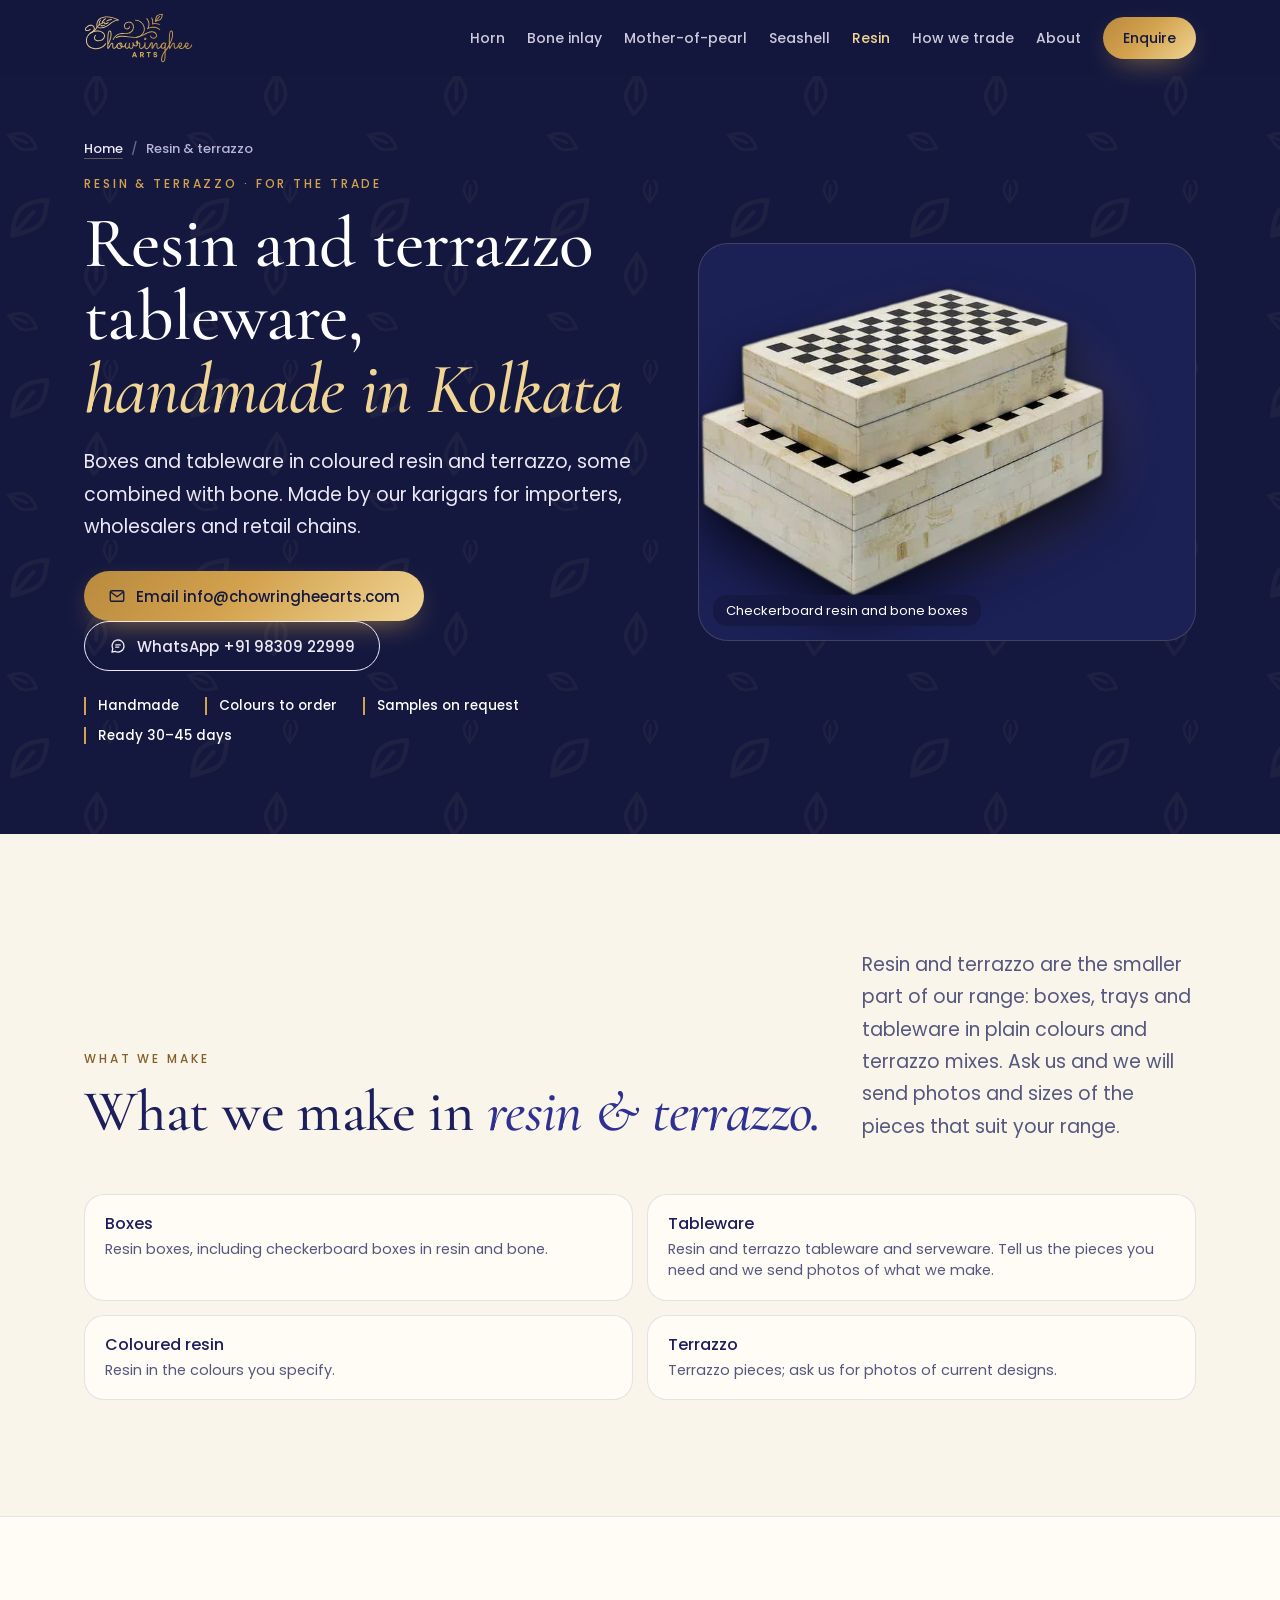
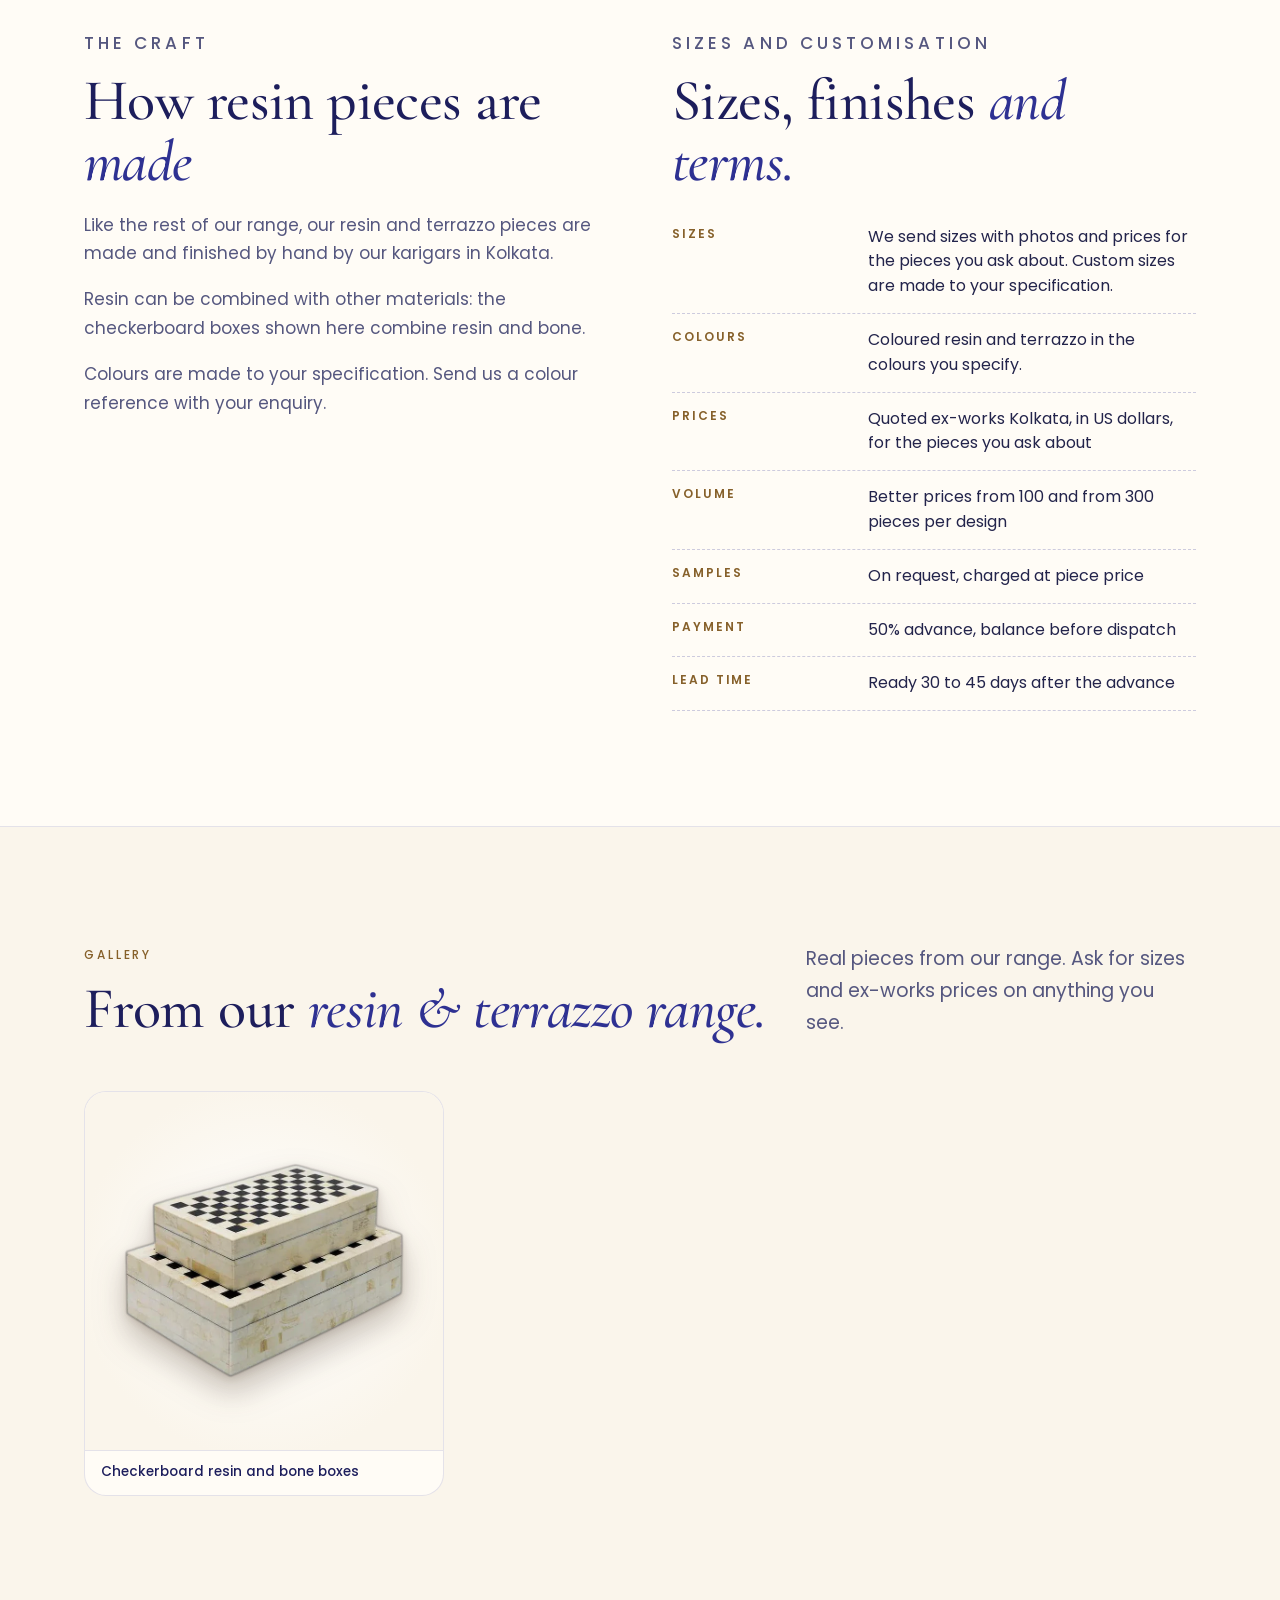
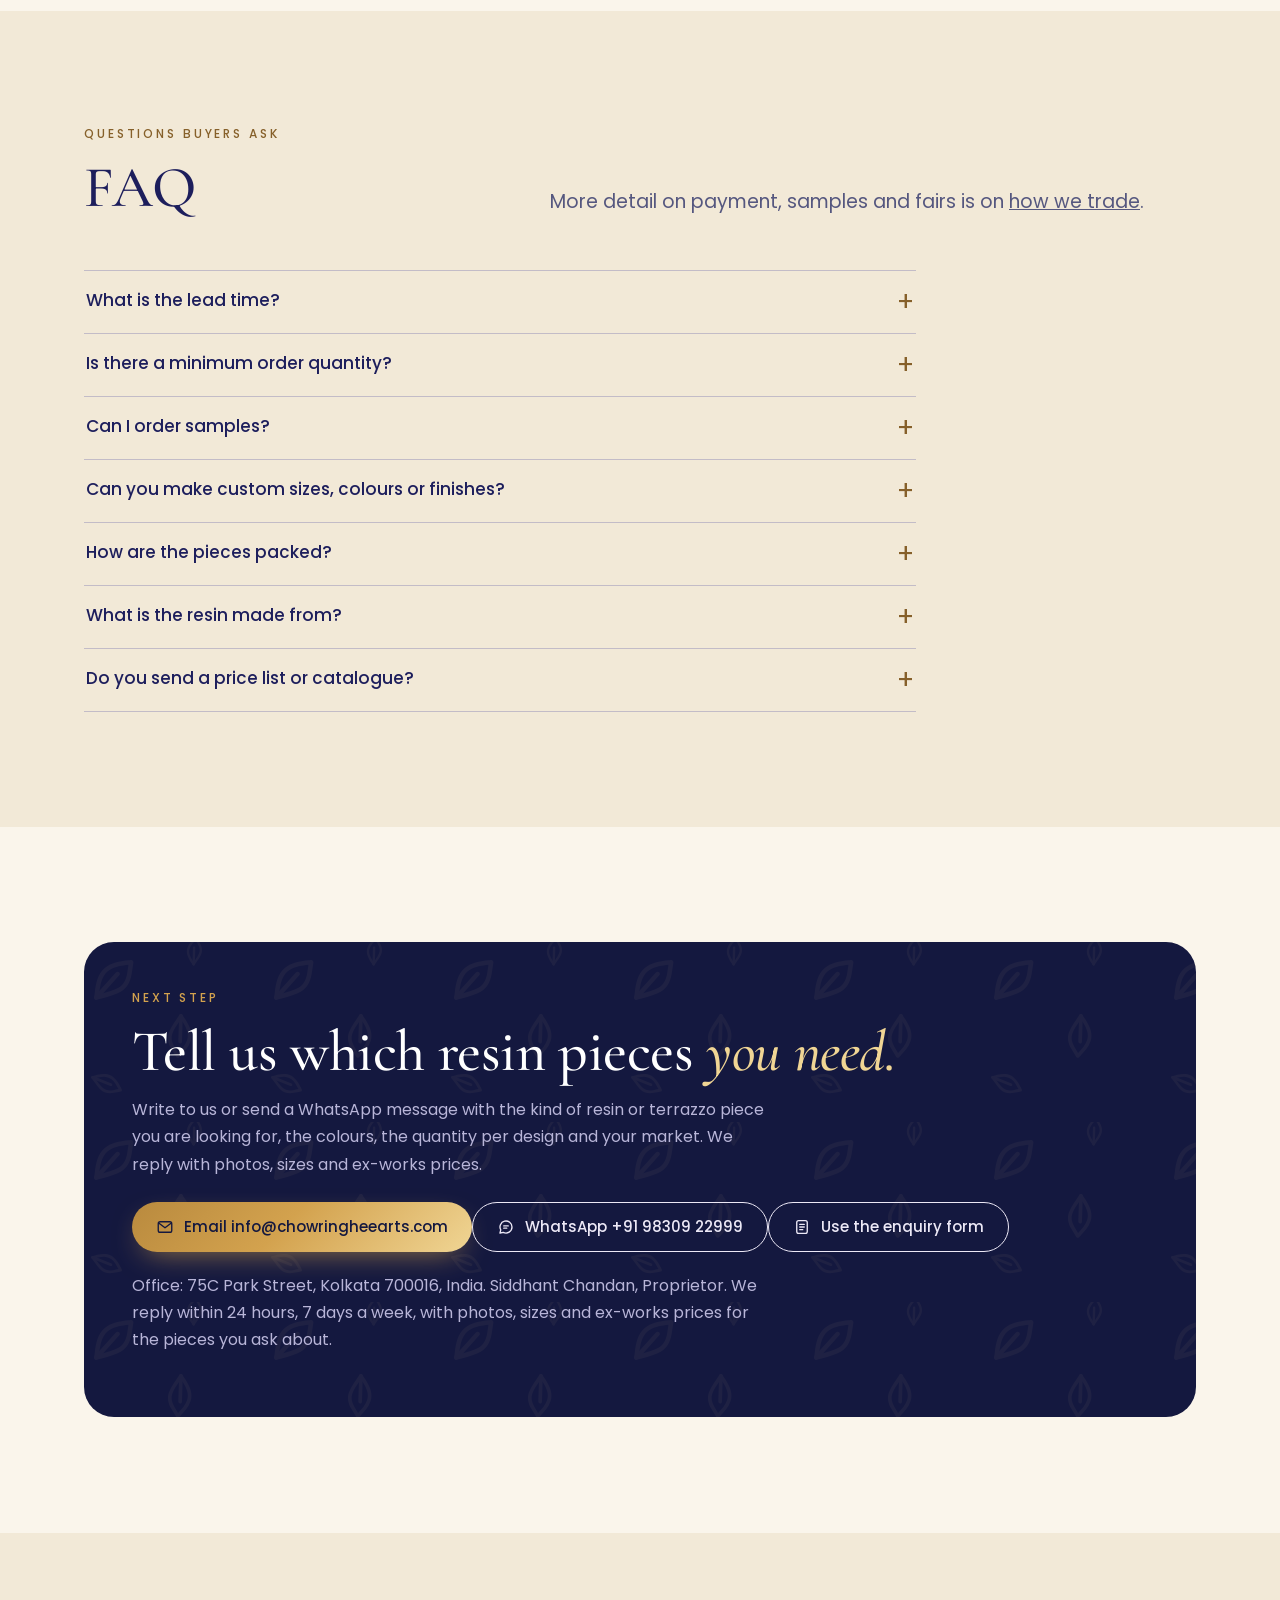
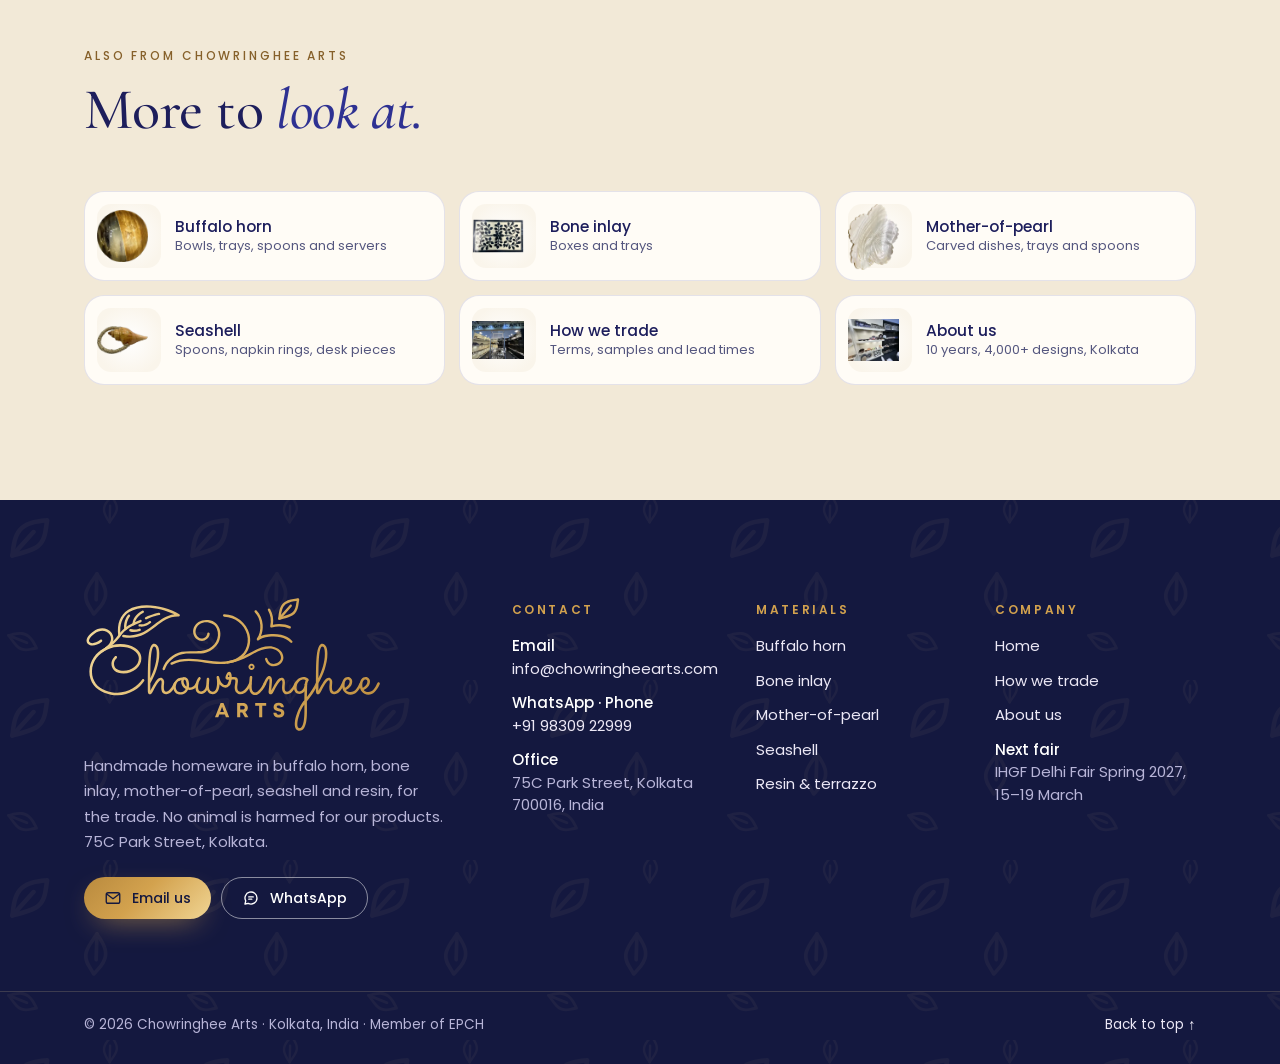
<file: resin/index.html>
<!doctype html>
<html lang="en-GB">
<head>
<meta charset="utf-8">
<meta name="viewport" content="width=device-width, initial-scale=1, viewport-fit=cover">
<title>Resin &amp; Terrazzo Tableware Manufacturer, Kolkata | Chowringhee Arts</title>
<meta name="description" content="Resin and terrazzo boxes and tableware, handmade in Kolkata, some combined with bone. Coloured resin to your specification. Trade only, ex-works Kolkata.">
<link rel="canonical" href="https://chowringheearts.com/resin/">
<meta name="robots" content="max-image-preview:large">
<meta name="theme-color" content="#14183F">
<link rel="icon" href="/assets/favicon.svg" type="image/svg+xml">
<link rel="icon" href="/assets/favicon-32.png" sizes="32x32" type="image/png">
<link rel="apple-touch-icon" href="/assets/apple-touch-icon.png">
<meta property="og:type" content="website">
<meta property="og:site_name" content="Chowringhee Arts">
<meta property="og:locale" content="en_GB">
<meta property="og:title" content="Resin and terrazzo tableware — Chowringhee Arts, Kolkata">
<meta property="og:description" content="Resin and terrazzo boxes and tableware, handmade in Kolkata, some combined with bone. Coloured resin to your specification. Trade only, ex-works Kolkata.">
<meta property="og:url" content="https://chowringheearts.com/resin/">
<meta property="og:image" content="https://chowringheearts.com/assets/og/resin.jpg">
<meta property="og:image:width" content="1200">
<meta property="og:image:height" content="630">
<meta property="og:image:alt" content="Checkerboard resin and bone boxes">
<meta name="twitter:card" content="summary_large_image">
<link rel="stylesheet" href="/assets/site.css">
<link rel="preload" as="image" type="image/webp" imagesrcset="/assets/img/p/cat-resin-box-240.webp 240w, /assets/img/p/cat-resin-box-480.webp 480w, /assets/img/p/cat-resin-box-600.webp 600w" imagesizes="(max-width:900px) 84vw, 520px" fetchpriority="high">
<link rel="preload" href="/assets/fonts/cormorant-garamond-latin-500-normal.woff2" as="font" type="font/woff2" crossorigin>
<link rel="preload" href="/assets/fonts/poppins-latin-400-normal.woff2" as="font" type="font/woff2" crossorigin>
<script>document.documentElement.className+=' js';</script>
<script type="application/ld+json">
{
 "@context": "https://schema.org",
 "@graph": [
  {
   "@type": "Organization",
   "@id": "https://chowringheearts.com/#org",
   "name": "Chowringhee Arts",
   "url": "https://chowringheearts.com/",
   "logo": "https://chowringheearts.com/assets/logo-ink.svg",
   "image": "https://chowringheearts.com/assets/og-v3.jpg",
   "email": "info@chowringheearts.com",
   "telephone": "+91-98309-22999",
   "address": {
    "@type": "PostalAddress",
    "streetAddress": "75C Park Street",
    "addressLocality": "Kolkata",
    "postalCode": "700016",
    "addressRegion": "West Bengal",
    "addressCountry": "IN"
   },
   "contactPoint": {
    "@type": "ContactPoint",
    "contactType": "sales",
    "email": "info@chowringheearts.com",
    "telephone": "+91-98309-22999"
   },
   "founder": {
    "@type": "Person",
    "name": "Siddhant Chandan",
    "jobTitle": "Proprietor"
   },
   "memberOf": {
    "@type": "Organization",
    "name": "Export Promotion Council for Handicrafts (EPCH)"
   },
   "description": "Kolkata export house, in business for 10 years, making handmade homeware in buffalo horn, bone inlay, mother-of-pearl, seashell and resin for trade buyers. Horn and bone are by-products of livestock farming; no animal is harmed for its products."
  },
  {
   "@type": "BreadcrumbList",
   "itemListElement": [
    {
     "@type": "ListItem",
     "position": 1,
     "name": "Home",
     "item": "https://chowringheearts.com/"
    },
    {
     "@type": "ListItem",
     "position": 2,
     "name": "Resin &amp; terrazzo",
     "item": "https://chowringheearts.com/resin/"
    }
   ]
  },
  {
   "@type": "ItemList",
   "@id": "https://chowringheearts.com/resin/#gallery",
   "name": "Resin & terrazzo pieces",
   "numberOfItems": 1,
   "itemListElement": [
    {
     "@type": "ListItem",
     "position": 1,
     "name": "Checkerboard resin and bone boxes",
     "image": "https://chowringheearts.com/assets/img/p/cat-resin-box-600.jpg"
    }
   ]
  },
  {
   "@type": "FAQPage",
   "mainEntity": [
    {
     "@type": "Question",
     "name": "What is the lead time?",
     "acceptedAnswer": {
      "@type": "Answer",
      "text": "Orders are ready 30 to 45 days after we receive the 50% advance. The balance is due before dispatch."
     }
    },
    {
     "@type": "Question",
     "name": "Is there a minimum order quantity?",
     "acceptedAnswer": {
      "@type": "Answer",
      "text": "Prices get better from 100 pieces and again from 300 pieces per design. Tell us the quantities you have in mind and we will quote for those."
     }
    },
    {
     "@type": "Question",
     "name": "Can I order samples?",
     "acceptedAnswer": {
      "@type": "Answer",
      "text": "Yes. Samples are made on request and charged at the piece price."
     }
    },
    {
     "@type": "Question",
     "name": "Can you make custom sizes, colours or finishes?",
     "acceptedAnswer": {
      "@type": "Answer",
      "text": "Yes. Sizes and colours are made to your specification. Send a colour reference, drawing or photo with the quantity."
     }
    },
    {
     "@type": "Question",
     "name": "How are the pieces packed?",
     "acceptedAnswer": {
      "@type": "Answer",
      "text": "Tell us how your market needs goods packed and labelled when you enquire, and we will confirm it with the quote."
     }
    },
    {
     "@type": "Question",
     "name": "What is the resin made from?",
     "acceptedAnswer": {
      "@type": "Answer",
      "text": "Ask us about the materials in the pieces you are interested in and we will tell you for those pieces."
     }
    },
    {
     "@type": "Question",
     "name": "Do you send a price list or catalogue?",
     "acceptedAnswer": {
      "@type": "Answer",
      "text": "We quote for the pieces you ask about rather than sending a full catalogue: tell us what interests you and we send photos, sizes and ex-works Kolkata prices for those."
     }
    }
   ]
  }
 ]
}
</script>
</head><body>
<a class="skip" href="#main">Skip to content</a>
<header class="site-head" id="top">
  <div class="wrap">
    <a class="brand" href="/" aria-label="Chowringhee Arts home"><img src="/assets/logo-gold.svg" alt="Chowringhee Arts" width="112" height="50"></a>
    <nav class="nav" aria-label="Main">
      <a class="lnk" href="/horn/">Horn</a>
      <a class="lnk" href="/bone-inlay/">Bone inlay</a>
      <a class="lnk" href="/mother-of-pearl/">Mother-of-pearl</a>
      <a class="lnk" href="/seashell/">Seashell</a>
      <a class="lnk" href="/resin/" aria-current="page">Resin</a>
      <a class="lnk" href="/trade/">How we trade</a>
      <a class="lnk" href="/about/">About</a>
      <a class="btn btn-gold btn-sm" href="#enquire">Enquire</a>
      <button class="menu-btn" type="button" aria-expanded="false" aria-controls="menu"><svg viewBox="0 0 24 24" fill="none" stroke="currentColor" stroke-width="1.8" stroke-linecap="round" stroke-linejoin="round" aria-hidden="true" focusable="false"><path d="M4 7h16M4 12h16M4 17h16"/></svg><span class="sr">Menu</span></button>
    </nav>
  </div>
  <div class="menu" id="menu" hidden>
    <div class="wrap">
      <a href="/">Home</a>
      <p class="menu-k">Materials</p>
      <a href="/horn/">Buffalo horn</a>
      <a href="/bone-inlay/">Bone inlay</a>
      <a href="/mother-of-pearl/">Mother-of-pearl</a>
      <a href="/seashell/">Seashell</a>
      <a href="/resin/" aria-current="page">Resin &amp; terrazzo</a>
      <p class="menu-k">Working with us</p>
      <a href="/trade/">How we trade</a>
      <a href="/about/">About us</a>
      <a href="#enquire">Contact</a>
    </div>
  </div>
</header>
<main id="main">
  <section class="sub-hero on-navy" aria-labelledby="page-title">
    <div class="wrap sub-grid">
      <div>
        <nav class="crumbs" aria-label="Breadcrumb"><ol><li><a href="/">Home</a></li><li aria-current="page">Resin &amp; terrazzo</li></ol></nav>
        <p class="eyebrow">Resin &amp; terrazzo · for the trade</p>
        <h1 id="page-title">Resin and terrazzo tableware, <em>handmade in Kolkata</em></h1>
        <p class="lede">Boxes and tableware in coloured resin and terrazzo, some combined with bone. Made by our karigars for importers, wholesalers and retail chains.</p>
        <div class="cta-row"><a class="btn btn-gold" href="mailto:info@chowringheearts.com?subject=Resin%20and%20terrazzo%20enquiry&amp;body=Hello%20Chowringhee%20Arts%2C%0A%0APieces%20I%20am%20interested%20in%3A%0A%0AQuantity%20per%20design%3A%0A%0ACompany%20and%20country%3A%0A%0AMy%20market%20%28importer%2C%20wholesaler%2C%20retail%20chain%2C%20hotel%20supplier%2C%20buying%20agent%29%3A%0A"><svg viewBox="0 0 24 24" fill="none" stroke="currentColor" stroke-width="1.8" stroke-linecap="round" stroke-linejoin="round" aria-hidden="true" focusable="false"><rect x="3" y="5" width="18" height="14" rx="2.5"/><path d="m4 7 8 6 8-6"/></svg>Email info@chowringheearts.com</a><a class="btn btn-line" href="https://wa.me/919830922999?text=Hello%20Chowringhee%20Arts%2C%20I%20am%20interested%20in%20your%20resin%20and%20terrazzo%20pieces." target="_blank" rel="noopener"><svg viewBox="0 0 24 24" fill="none" stroke="currentColor" stroke-width="1.8" stroke-linecap="round" stroke-linejoin="round" aria-hidden="true" focusable="false"><path d="M20 12a8 8 0 0 1-11.7 7.1L4 20l1-4.1A8 8 0 1 1 20 12Z"/><path d="M9 10.5h6M9 13.5h4"/></svg>WhatsApp +91 98309 22999</a></div>
        <ul class="hero-facts"><li>Handmade</li><li>Colours to order</li><li>Samples on request</li><li>Ready 30–45 days</li></ul>
      </div>
      <figure class="sub-stage"><picture><source type="image/webp" srcset="/assets/img/p/cat-resin-box-240.webp 240w, /assets/img/p/cat-resin-box-480.webp 480w, /assets/img/p/cat-resin-box-600.webp 600w" sizes="(max-width:900px) 84vw, 520px"><img src="/assets/img/p/cat-resin-box-480.jpg" srcset="/assets/img/p/cat-resin-box-240.jpg 240w, /assets/img/p/cat-resin-box-480.jpg 480w, /assets/img/p/cat-resin-box-600.jpg 600w" sizes="(max-width:900px) 84vw, 520px" width="600" height="461" alt="Checkerboard resin and bone boxes" loading="eager" fetchpriority="high" decoding="async"></picture><figcaption>Checkerboard resin and bone boxes</figcaption></figure>
    </div>
  </section>
  <section class="band" aria-labelledby="make-title">
    <div class="wrap">
      <div class="sec-head"><div><p class="eyebrow">What we make</p><h2 id="make-title">What we make in <em>resin &amp; terrazzo.</em></h2></div><p class="lede">Resin and terrazzo are the smaller part of our range: boxes, trays and tableware in plain colours and terrazzo mixes. Ask us and we will send photos and sizes of the pieces that suit your range.</p></div>
      <ul class="make"><li><b>Boxes</b><span>Resin boxes, including checkerboard boxes in resin and bone.</span></li><li><b>Tableware</b><span>Resin and terrazzo tableware and serveware. Tell us the pieces you need and we send photos of what we make.</span></li><li><b>Coloured resin</b><span>Resin in the colours you specify.</span></li><li><b>Terrazzo</b><span>Terrazzo pieces; ask us for photos of current designs.</span></li></ul>
    </div>
  </section>
  <section class="band card" aria-labelledby="made-title">
    <div class="wrap split">
      <div class="prose"><p class="eyebrow">The craft</p><h2 id="made-title">How resin pieces are <em>made</em></h2><p>Like the rest of our range, our resin and terrazzo pieces are made and finished by hand by our karigars in Kolkata.</p><p>Resin can be combined with other materials: the checkerboard boxes shown here combine resin and bone.</p><p>Colours are made to your specification. Send us a colour reference with your enquiry.</p></div>
      <div class="prose"><p class="eyebrow">Sizes and customisation</p><h2 id="size-title">Sizes, finishes <em>and terms.</em></h2><dl class="spec"><div><dt>Sizes</dt><dd>We send sizes with photos and prices for the pieces you ask about. Custom sizes are made to your specification.</dd></div><div><dt>Colours</dt><dd>Coloured resin and terrazzo in the colours you specify.</dd></div><div><dt>Prices</dt><dd>Quoted ex-works Kolkata, in US dollars, for the pieces you ask about</dd></div><div><dt>Volume</dt><dd>Better prices from 100 and from 300 pieces per design</dd></div><div><dt>Samples</dt><dd>On request, charged at piece price</dd></div><div><dt>Payment</dt><dd>50% advance, balance before dispatch</dd></div><div><dt>Lead time</dt><dd>Ready 30 to 45 days after the advance</dd></div></dl></div>
    </div>
  </section>
  <section class="band" aria-labelledby="gal-title">
    <div class="wrap">
      <div class="sec-head"><div><p class="eyebrow">Gallery</p><h2 id="gal-title">From our <em>resin &amp; terrazzo range.</em></h2></div><p class="lede">Real pieces from our range. Ask for sizes and ex-works prices on anything you see.</p></div>
      <div class="gallery g3"><figure class="tile"><div class="ph"><picture><source type="image/webp" srcset="/assets/img/p/cat-resin-box-240.webp 240w, /assets/img/p/cat-resin-box-480.webp 480w, /assets/img/p/cat-resin-box-600.webp 600w" sizes="(max-width:640px) 40vw, (max-width:980px) 30vw, 300px"><img src="/assets/img/p/cat-resin-box-480.jpg" srcset="/assets/img/p/cat-resin-box-240.jpg 240w, /assets/img/p/cat-resin-box-480.jpg 480w, /assets/img/p/cat-resin-box-600.jpg 600w" sizes="(max-width:640px) 40vw, (max-width:980px) 30vw, 300px" width="600" height="461" alt="Checkerboard resin and bone boxes" loading="lazy" decoding="async"></picture></div><figcaption><span class="t">Checkerboard resin and bone boxes</span></figcaption></figure></div>
      
    </div>
  </section>
  <section class="band alt" aria-labelledby="faq-title">
    <div class="wrap">
      <div class="sec-head"><div><p class="eyebrow">Questions buyers ask</p><h2 id="faq-title">FAQ</h2></div><p class="lede">More detail on payment, samples and fairs is on <a href="/trade/">how we trade</a>.</p></div>
      <div class="faq"><details><summary>What is the lead time?</summary><p>Orders are ready 30 to 45 days after we receive the 50% advance. The balance is due before dispatch.</p></details><details><summary>Is there a minimum order quantity?</summary><p>Prices get better from 100 pieces and again from 300 pieces per design. Tell us the quantities you have in mind and we will quote for those.</p></details><details><summary>Can I order samples?</summary><p>Yes. Samples are made on request and charged at the piece price.</p></details><details><summary>Can you make custom sizes, colours or finishes?</summary><p>Yes. Sizes and colours are made to your specification. Send a colour reference, drawing or photo with the quantity.</p></details><details><summary>How are the pieces packed?</summary><p>Tell us how your market needs goods packed and labelled when you enquire, and we will confirm it with the quote.</p></details><details><summary>What is the resin made from?</summary><p>Ask us about the materials in the pieces you are interested in and we will tell you for those pieces.</p></details><details><summary>Do you send a price list or catalogue?</summary><p>We quote for the pieces you ask about rather than sending a full catalogue: tell us what interests you and we send photos, sizes and ex-works Kolkata prices for those.</p></details></div>
    </div>
  </section>
  <section id="enquire" class="band" aria-labelledby="next-title">
    <div class="wrap">
      <div class="next-step on-navy">
        <p class="eyebrow">Next step</p>
        <h2 id="next-title">Tell us which resin pieces <em>you need.</em></h2>
        <p>Write to us or send a WhatsApp message with the kind of resin or terrazzo piece you are looking for, the colours, the quantity per design and your market. We reply with photos, sizes and ex-works prices.</p>
        <div class="cta-row"><a class="btn btn-gold" href="mailto:info@chowringheearts.com?subject=Resin%20and%20terrazzo%20enquiry&amp;body=Hello%20Chowringhee%20Arts%2C%0A%0APieces%20I%20am%20interested%20in%3A%0A%0AQuantity%20per%20design%3A%0A%0ACompany%20and%20country%3A%0A%0AMy%20market%20%28importer%2C%20wholesaler%2C%20retail%20chain%2C%20hotel%20supplier%2C%20buying%20agent%29%3A%0A"><svg viewBox="0 0 24 24" fill="none" stroke="currentColor" stroke-width="1.8" stroke-linecap="round" stroke-linejoin="round" aria-hidden="true" focusable="false"><rect x="3" y="5" width="18" height="14" rx="2.5"/><path d="m4 7 8 6 8-6"/></svg>Email info@chowringheearts.com</a><a class="btn btn-line" href="https://wa.me/919830922999?text=Hello%20Chowringhee%20Arts%2C%20I%20am%20interested%20in%20your%20resin%20and%20terrazzo%20pieces." target="_blank" rel="noopener"><svg viewBox="0 0 24 24" fill="none" stroke="currentColor" stroke-width="1.8" stroke-linecap="round" stroke-linejoin="round" aria-hidden="true" focusable="false"><path d="M20 12a8 8 0 0 1-11.7 7.1L4 20l1-4.1A8 8 0 1 1 20 12Z"/><path d="M9 10.5h6M9 13.5h4"/></svg>WhatsApp +91 98309 22999</a><a class="btn btn-line" href="/?interest=resin#enquire"><svg viewBox="0 0 24 24" fill="none" stroke="currentColor" stroke-width="1.8" stroke-linecap="round" stroke-linejoin="round" aria-hidden="true" focusable="false"><rect x="5" y="3.5" width="14" height="17" rx="2.5"/><path d="M9 8.5h6M9 12h6M9 15.5h4"/></svg>Use the enquiry form</a></div>
        <p>Office: 75C Park Street, Kolkata 700016, India. Siddhant Chandan, Proprietor. We reply within 24 hours, 7 days a week, with photos, sizes and ex-works prices for the pieces you ask about.</p>
      </div>
    </div>
  </section>
  <section class="band alt" aria-labelledby="more-title">
    <div class="wrap">
      <div class="sec-head"><div><p class="eyebrow">Also from Chowringhee Arts</p><h2 id="more-title">More to <em>look at.</em></h2></div></div>
      <ul class="mat-links"><li><a href="/horn/"><span class="th"><picture><source type="image/webp" srcset="/assets/img/p/horn-bowl-two-tone-240.webp 240w, /assets/img/p/horn-bowl-two-tone-470.webp 470w" sizes="64px"><img src="/assets/img/p/horn-bowl-two-tone-240.jpg" srcset="/assets/img/p/horn-bowl-two-tone-240.jpg 240w, /assets/img/p/horn-bowl-two-tone-470.jpg 470w" sizes="64px" width="470" height="482" alt="Two-tone horn bowl" loading="lazy" decoding="async"></picture></span><span><b>Buffalo horn</b><small>Bowls, trays, spoons and servers</small></span></a></li><li><a href="/bone-inlay/"><span class="th"><picture><source type="image/webp" srcset="/assets/img/p/bone-inlay-box-floral-240.webp 240w, /assets/img/p/bone-inlay-box-floral-480.webp 480w, /assets/img/p/bone-inlay-box-floral-537.webp 537w" sizes="64px"><img src="/assets/img/p/bone-inlay-box-floral-480.jpg" srcset="/assets/img/p/bone-inlay-box-floral-240.jpg 240w, /assets/img/p/bone-inlay-box-floral-480.jpg 480w, /assets/img/p/bone-inlay-box-floral-537.jpg 537w" sizes="64px" width="537" height="360" alt="Floral bone inlay box" loading="lazy" decoding="async"></picture></span><span><b>Bone inlay</b><small>Boxes and trays</small></span></a></li><li><a href="/mother-of-pearl/"><span class="th"><picture><source type="image/webp" srcset="/assets/img/p/mop-flower-dish-240.webp 240w, /assets/img/p/mop-flower-dish-480.webp 480w, /assets/img/p/mop-flower-dish-941.webp 941w" sizes="64px"><img src="/assets/img/p/mop-flower-dish-480.jpg" srcset="/assets/img/p/mop-flower-dish-240.jpg 240w, /assets/img/p/mop-flower-dish-480.jpg 480w, /assets/img/p/mop-flower-dish-941.jpg 941w" sizes="64px" width="941" height="1200" alt="Carved mother-of-pearl flower dish" loading="lazy" decoding="async"></picture></span><span><b>Mother-of-pearl</b><small>Carved dishes, trays and spoons</small></span></a></li><li><a href="/seashell/"><span class="th"><picture><source type="image/webp" srcset="/assets/img/p/cat-napkin-ring-240.webp 240w, /assets/img/p/cat-napkin-ring-480.webp 480w, /assets/img/p/cat-napkin-ring-600.webp 600w" sizes="64px"><img src="/assets/img/p/cat-napkin-ring-480.jpg" srcset="/assets/img/p/cat-napkin-ring-240.jpg 240w, /assets/img/p/cat-napkin-ring-480.jpg 480w, /assets/img/p/cat-napkin-ring-600.jpg 600w" sizes="64px" width="600" height="327" alt="Shell napkin ring with a rope loop" loading="lazy" decoding="async"></picture></span><span><b>Seashell</b><small>Spoons, napkin rings, desk pieces</small></span></a></li><li><a href="/trade/"><span class="th"><picture><source type="image/webp" srcset="/assets/img/p/stand-front-240.webp 240w, /assets/img/p/stand-front-480.webp 480w, /assets/img/p/stand-front-960.webp 960w, /assets/img/p/stand-front-1024.webp 1024w" sizes="64px"><img src="/assets/img/p/stand-front-480.jpg" srcset="/assets/img/p/stand-front-240.jpg 240w, /assets/img/p/stand-front-480.jpg 480w, /assets/img/p/stand-front-960.jpg 960w, /assets/img/p/stand-front-1024.jpg 1024w" sizes="64px" width="1024" height="768" alt="The Chowringhee Arts stand at IHGF Delhi Fair, Autumn 2025" loading="lazy" decoding="async"></picture></span><span><b>How we trade</b><small>Terms, samples and lead times</small></span></a></li><li><a href="/about/"><span class="th"><picture><source type="image/webp" srcset="/assets/img/p/stand-shelves-240.webp 240w, /assets/img/p/stand-shelves-480.webp 480w, /assets/img/p/stand-shelves-960.webp 960w, /assets/img/p/stand-shelves-1440.webp 1440w" sizes="64px"><img src="/assets/img/p/stand-shelves-480.jpg" srcset="/assets/img/p/stand-shelves-240.jpg 240w, /assets/img/p/stand-shelves-480.jpg 480w, /assets/img/p/stand-shelves-960.jpg 960w, /assets/img/p/stand-shelves-1440.jpg 1440w" sizes="64px" width="1440" height="1192" alt="Shelves of bone inlay, horn and shell pieces on the Chowringhee Arts stand" loading="lazy" decoding="async"></picture></span><span><b>About us</b><small>10 years, 4,000+ designs, Kolkata</small></span></a></li></ul>
    </div>
  </section>
</main>
<footer class="site-foot on-navy">
  <div class="wrap foot-top">
    <div class="foot-brand">
      <img src="/assets/logo-gold.svg" alt="Chowringhee Arts" width="300" height="134" loading="lazy">
      <p>Handmade homeware in buffalo horn, bone inlay, mother-of-pearl, seashell and resin, for the trade. No animal is harmed for our products. 75C Park Street, Kolkata.</p>
      <div class="foot-ctas">
        <a class="btn btn-gold btn-sm" href="mailto:info@chowringheearts.com?subject=Enquiry%20from%20chowringheearts.com"><svg viewBox="0 0 24 24" fill="none" stroke="currentColor" stroke-width="1.8" stroke-linecap="round" stroke-linejoin="round" aria-hidden="true" focusable="false"><rect x="3" y="5" width="18" height="14" rx="2.5"/><path d="m4 7 8 6 8-6"/></svg>Email us</a>
        <a class="btn btn-ghost btn-sm" href="https://wa.me/919830922999?text=Hello%20Chowringhee%20Arts%2C%20I%20found%20you%20on%20your%20website." target="_blank" rel="noopener"><svg viewBox="0 0 24 24" fill="none" stroke="currentColor" stroke-width="1.8" stroke-linecap="round" stroke-linejoin="round" aria-hidden="true" focusable="false"><path d="M20 12a8 8 0 0 1-11.7 7.1L4 20l1-4.1A8 8 0 1 1 20 12Z"/><path d="M9 10.5h6M9 13.5h4"/></svg>WhatsApp</a>
      </div>
    </div>
    <div class="foot-cols">
      <div>
        <h2 class="foot-h">Contact</h2>
        <ul>
          <li><b>Email</b><a href="mailto:info@chowringheearts.com?subject=Enquiry%20from%20chowringheearts.com">info@chowringheearts.com</a></li>
          <li><b>WhatsApp · Phone</b><a href="https://wa.me/919830922999?text=Hello%20Chowringhee%20Arts%2C%20I%20found%20you%20on%20your%20website." target="_blank" rel="noopener">+91 98309 22999</a></li>
          <li><b>Office</b>75C Park Street, Kolkata 700016, India</li>
        </ul>
      </div>
      <div>
        <h2 class="foot-h">Materials</h2>
        <ul>
          <li><a href="/horn/">Buffalo horn</a></li>
          <li><a href="/bone-inlay/">Bone inlay</a></li>
          <li><a href="/mother-of-pearl/">Mother-of-pearl</a></li>
          <li><a href="/seashell/">Seashell</a></li>
          <li><a href="/resin/">Resin &amp; terrazzo</a></li>
        </ul>
      </div>
      <div>
        <h2 class="foot-h">Company</h2>
        <ul>
          <li><a href="/">Home</a></li>
          <li><a href="/trade/">How we trade</a></li>
          <li><a href="/about/">About us</a></li>
          <li><b>Next fair</b>IHGF Delhi Fair Spring 2027, 15–19 March</li>
        </ul>
      </div>
    </div>
  </div>
  <div class="foot-bar">
    <div class="wrap">
      <span>© 2026 Chowringhee Arts · Kolkata, India · Member of EPCH</span>
      <a href="#top">Back to top ↑</a>
    </div>
  </div>
</footer>
<script>
(function(){var b=document.querySelector('.menu-btn'),m=document.getElementById('menu'),h=document.querySelector('.site-head');
if(!b||!m)return;function s(o){m.hidden=!o;b.setAttribute('aria-expanded',String(o));h.classList.toggle('menu-open',o);}
b.addEventListener('click',function(){s(m.hidden);});m.addEventListener('click',function(e){if(e.target.closest('a'))s(false);});
document.addEventListener('keydown',function(e){if(e.key==='Escape'&&!m.hidden){s(false);b.focus();}});})();
</script>
</body>
</html>
</file>
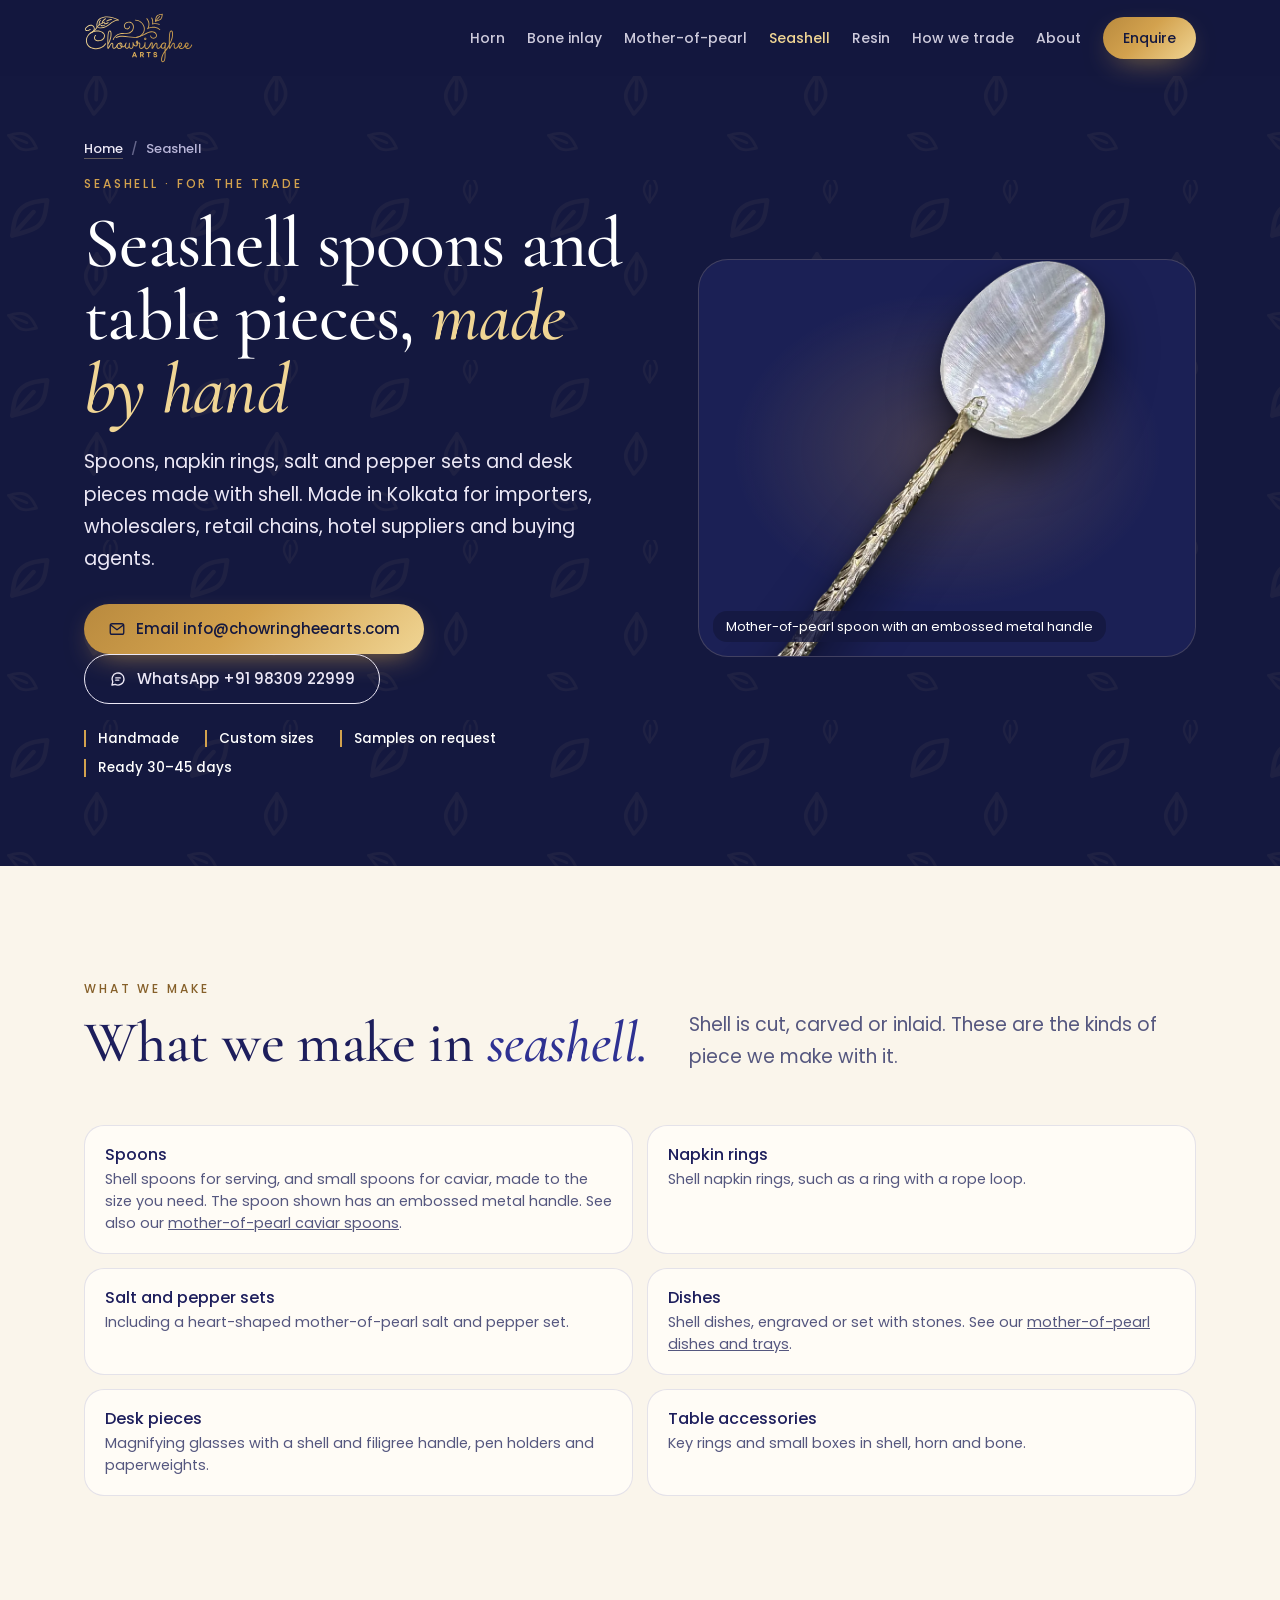
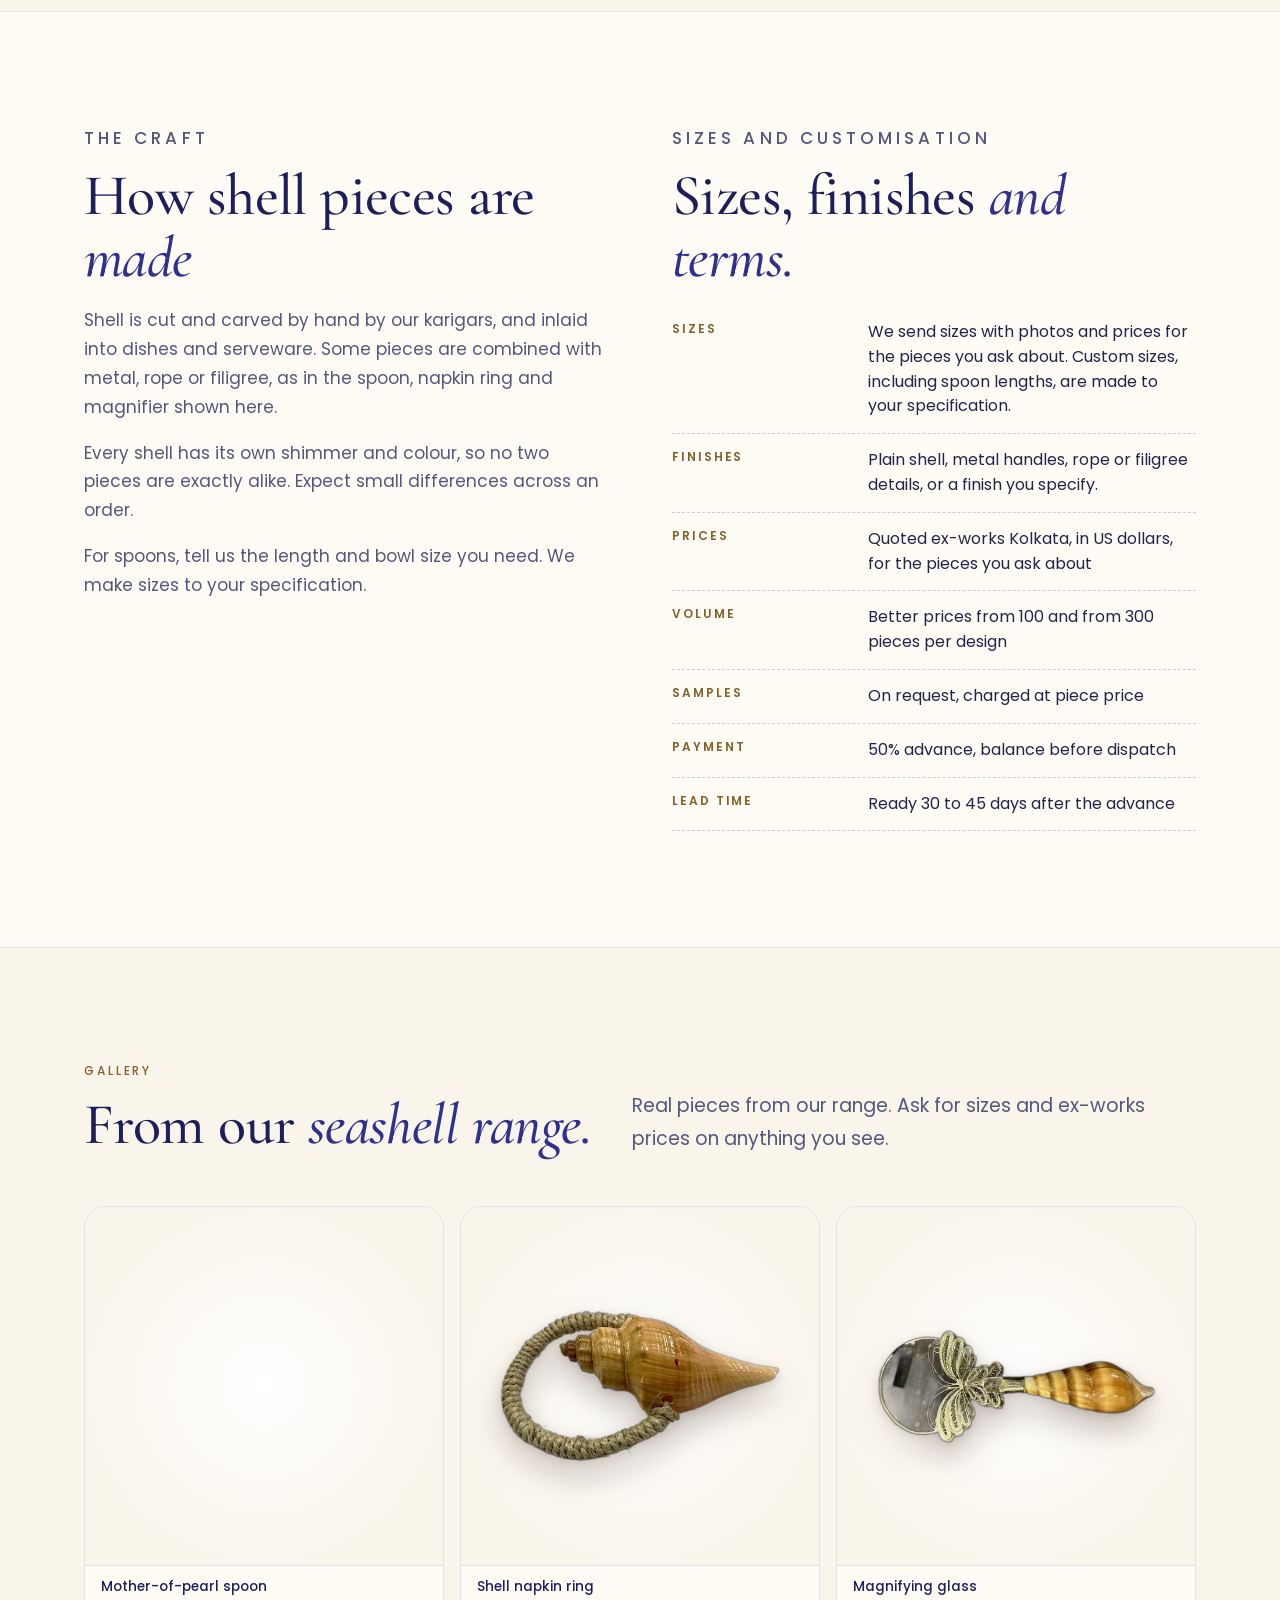
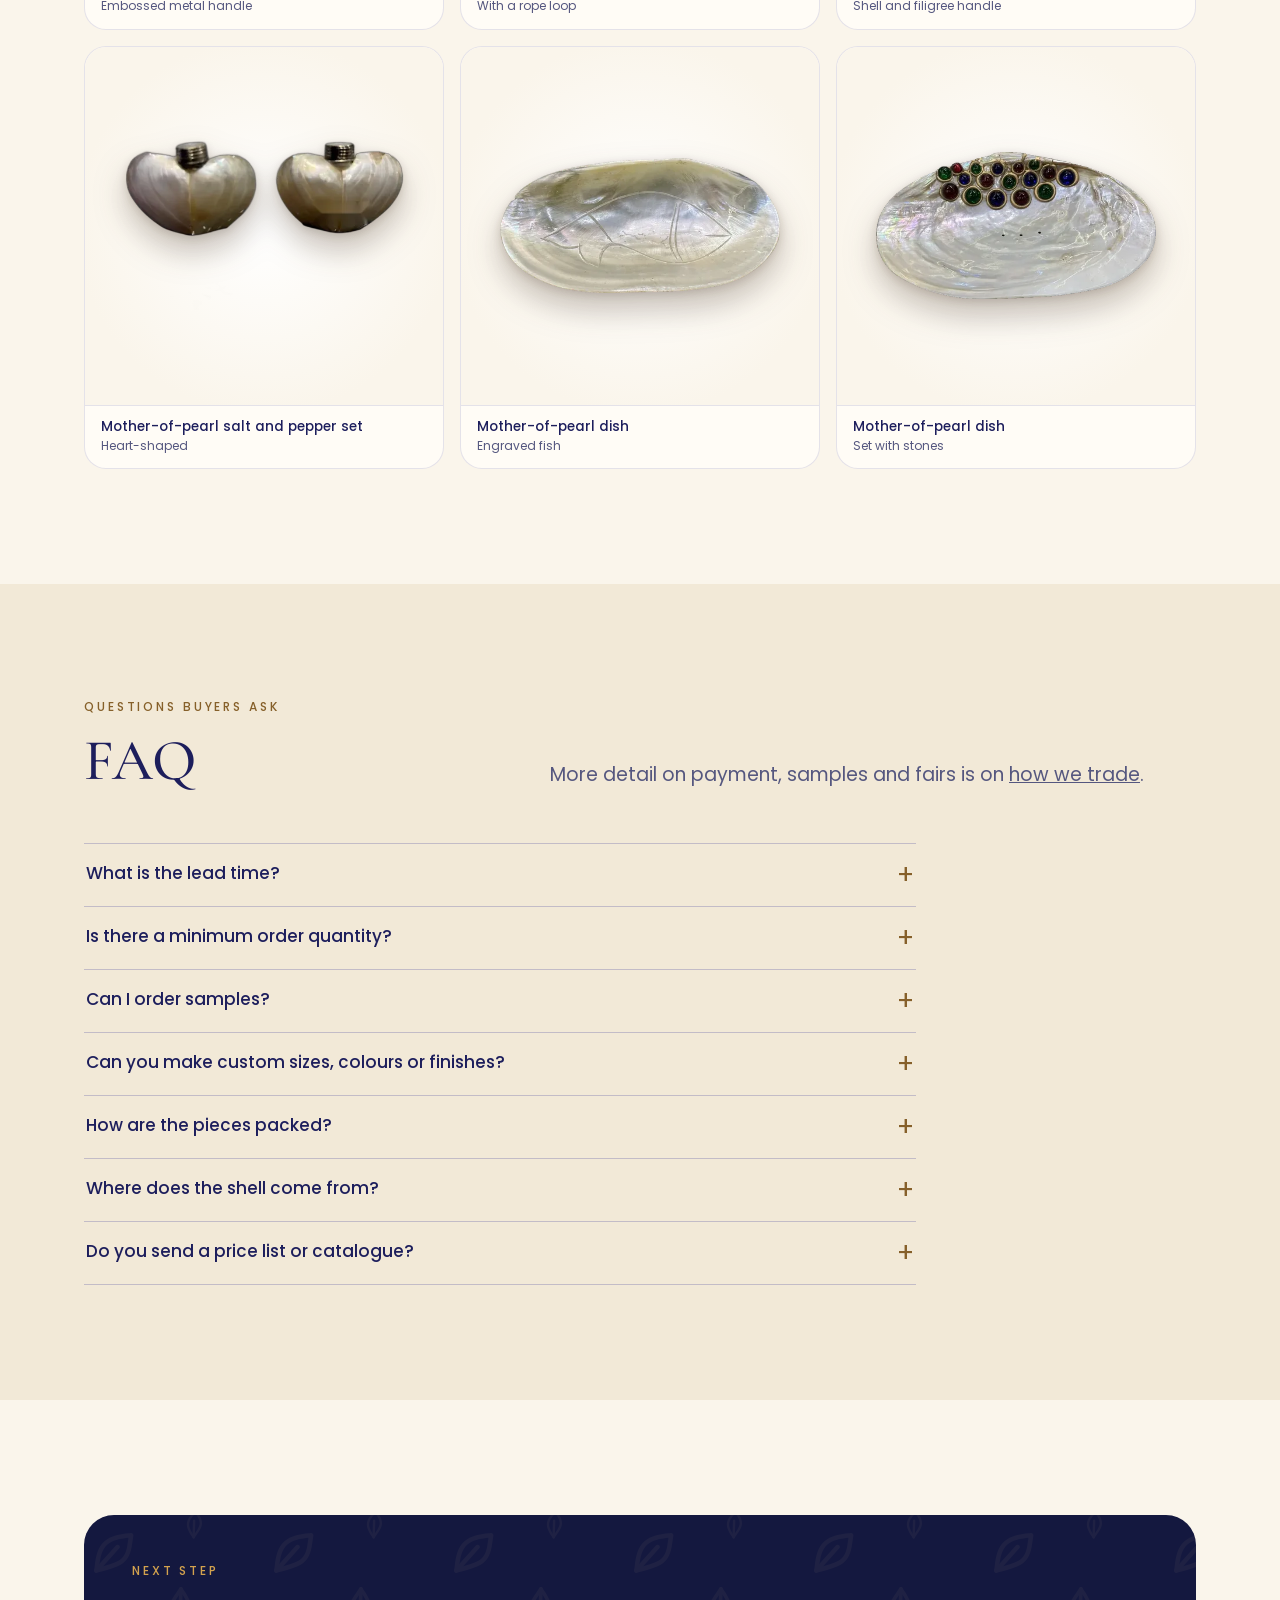
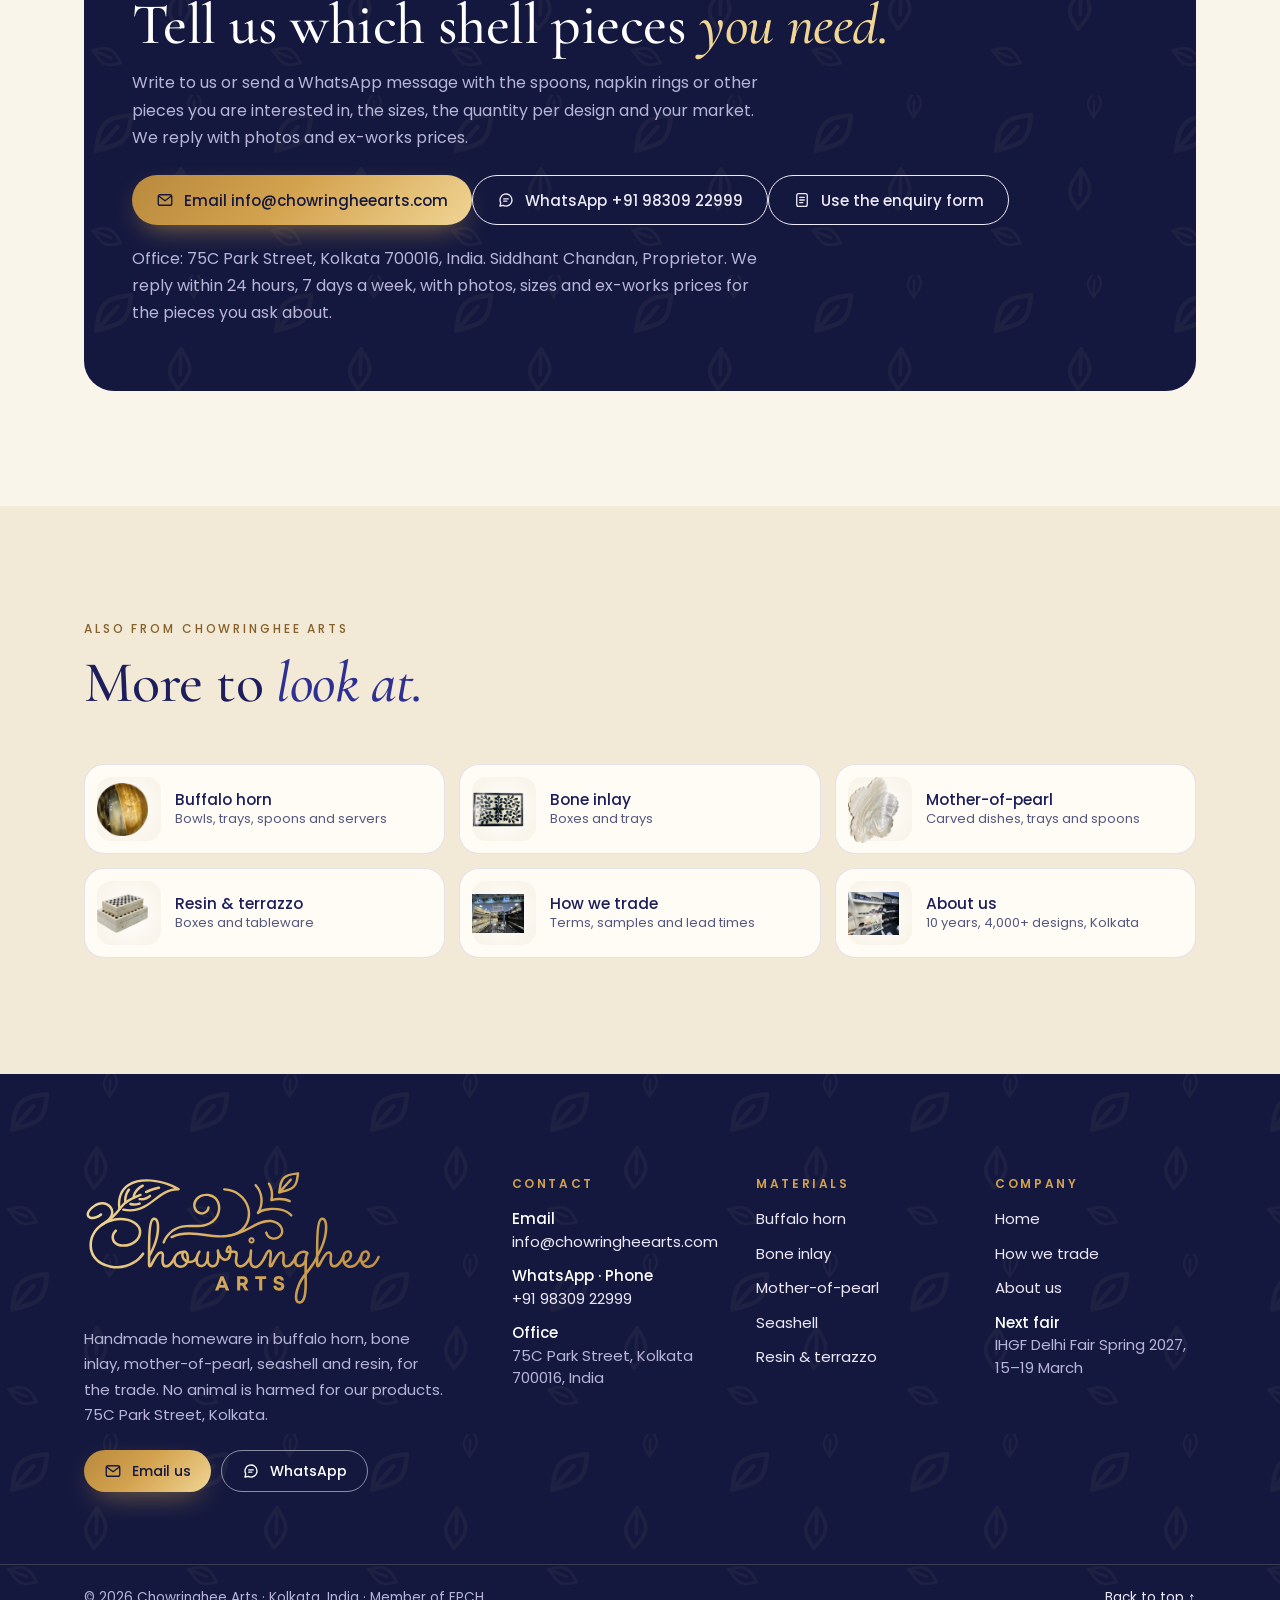
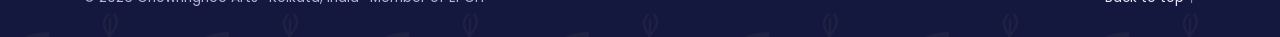
<file: seashell/index.html>
<!doctype html>
<html lang="en-GB">
<head>
<meta charset="utf-8">
<meta name="viewport" content="width=device-width, initial-scale=1, viewport-fit=cover">
<title>Seashell Spoons, Napkin Rings &amp; Tableware Supplier | Chowringhee Arts</title>
<meta name="description" content="Shell serving spoons, napkin rings, salt and pepper sets and desk pieces, handmade in Kolkata for importers and retailers. Custom sizes and finishes.">
<link rel="canonical" href="https://chowringheearts.com/seashell/">
<meta name="robots" content="max-image-preview:large">
<meta name="theme-color" content="#14183F">
<link rel="icon" href="/assets/favicon.svg" type="image/svg+xml">
<link rel="icon" href="/assets/favicon-32.png" sizes="32x32" type="image/png">
<link rel="apple-touch-icon" href="/assets/apple-touch-icon.png">
<meta property="og:type" content="website">
<meta property="og:site_name" content="Chowringhee Arts">
<meta property="og:locale" content="en_GB">
<meta property="og:title" content="Seashell spoons and table pieces — Chowringhee Arts, Kolkata">
<meta property="og:description" content="Shell serving spoons, napkin rings, salt and pepper sets and desk pieces, handmade in Kolkata for importers and retailers. Custom sizes and finishes.">
<meta property="og:url" content="https://chowringheearts.com/seashell/">
<meta property="og:image" content="https://chowringheearts.com/assets/og/seashell.jpg">
<meta property="og:image:width" content="1200">
<meta property="og:image:height" content="630">
<meta property="og:image:alt" content="A mother-of-pearl spoon with an embossed metal handle">
<meta name="twitter:card" content="summary_large_image">
<link rel="stylesheet" href="/assets/site.css">
<link rel="preload" as="image" type="image/webp" imagesrcset="/assets/img/p/mop-spoon-diag-240.webp 240w, /assets/img/p/mop-spoon-diag-480.webp 480w, /assets/img/p/mop-spoon-diag-891.webp 891w" imagesizes="(max-width:900px) 84vw, 520px" fetchpriority="high">
<link rel="preload" href="/assets/fonts/cormorant-garamond-latin-500-normal.woff2" as="font" type="font/woff2" crossorigin>
<link rel="preload" href="/assets/fonts/poppins-latin-400-normal.woff2" as="font" type="font/woff2" crossorigin>
<script>document.documentElement.className+=' js';</script>
<script type="application/ld+json">
{
 "@context": "https://schema.org",
 "@graph": [
  {
   "@type": "Organization",
   "@id": "https://chowringheearts.com/#org",
   "name": "Chowringhee Arts",
   "url": "https://chowringheearts.com/",
   "logo": "https://chowringheearts.com/assets/logo-ink.svg",
   "image": "https://chowringheearts.com/assets/og-v3.jpg",
   "email": "info@chowringheearts.com",
   "telephone": "+91-98309-22999",
   "address": {
    "@type": "PostalAddress",
    "streetAddress": "75C Park Street",
    "addressLocality": "Kolkata",
    "postalCode": "700016",
    "addressRegion": "West Bengal",
    "addressCountry": "IN"
   },
   "contactPoint": {
    "@type": "ContactPoint",
    "contactType": "sales",
    "email": "info@chowringheearts.com",
    "telephone": "+91-98309-22999"
   },
   "founder": {
    "@type": "Person",
    "name": "Siddhant Chandan",
    "jobTitle": "Proprietor"
   },
   "memberOf": {
    "@type": "Organization",
    "name": "Export Promotion Council for Handicrafts (EPCH)"
   },
   "description": "Kolkata export house, in business for 10 years, making handmade homeware in buffalo horn, bone inlay, mother-of-pearl, seashell and resin for trade buyers. Horn and bone are by-products of livestock farming; no animal is harmed for its products."
  },
  {
   "@type": "BreadcrumbList",
   "itemListElement": [
    {
     "@type": "ListItem",
     "position": 1,
     "name": "Home",
     "item": "https://chowringheearts.com/"
    },
    {
     "@type": "ListItem",
     "position": 2,
     "name": "Seashell",
     "item": "https://chowringheearts.com/seashell/"
    }
   ]
  },
  {
   "@type": "ItemList",
   "@id": "https://chowringheearts.com/seashell/#gallery",
   "name": "Seashell pieces",
   "numberOfItems": 6,
   "itemListElement": [
    {
     "@type": "ListItem",
     "position": 1,
     "name": "Mother-of-pearl spoon — Embossed metal handle",
     "image": "https://chowringheearts.com/assets/img/p/mop-spoon-diag-891.jpg"
    },
    {
     "@type": "ListItem",
     "position": 2,
     "name": "Shell napkin ring — With a rope loop",
     "image": "https://chowringheearts.com/assets/img/p/cat-napkin-ring-600.jpg"
    },
    {
     "@type": "ListItem",
     "position": 3,
     "name": "Magnifying glass — Shell and filigree handle",
     "image": "https://chowringheearts.com/assets/img/p/cat-magnifier-600.jpg"
    },
    {
     "@type": "ListItem",
     "position": 4,
     "name": "Mother-of-pearl salt and pepper set — Heart-shaped",
     "image": "https://chowringheearts.com/assets/img/p/cat-shell-sp-600.jpg"
    },
    {
     "@type": "ListItem",
     "position": 5,
     "name": "Mother-of-pearl dish — Engraved fish",
     "image": "https://chowringheearts.com/assets/img/p/mop-oval-dish-1200.jpg"
    },
    {
     "@type": "ListItem",
     "position": 6,
     "name": "Mother-of-pearl dish — Set with stones",
     "image": "https://chowringheearts.com/assets/img/p/mop-dish-jewels-755.jpg"
    }
   ]
  },
  {
   "@type": "FAQPage",
   "mainEntity": [
    {
     "@type": "Question",
     "name": "What is the lead time?",
     "acceptedAnswer": {
      "@type": "Answer",
      "text": "Orders are ready 30 to 45 days after we receive the 50% advance. The balance is due before dispatch."
     }
    },
    {
     "@type": "Question",
     "name": "Is there a minimum order quantity?",
     "acceptedAnswer": {
      "@type": "Answer",
      "text": "Prices get better from 100 pieces and again from 300 pieces per design. Tell us the quantities you have in mind and we will quote for those."
     }
    },
    {
     "@type": "Question",
     "name": "Can I order samples?",
     "acceptedAnswer": {
      "@type": "Answer",
      "text": "Yes. Samples are made on request and charged at the piece price."
     }
    },
    {
     "@type": "Question",
     "name": "Can you make custom sizes, colours or finishes?",
     "acceptedAnswer": {
      "@type": "Answer",
      "text": "Yes. Sizes, including spoon lengths, colours and finishes are made to your specification. Send a drawing, photo or reference piece with the quantity."
     }
    },
    {
     "@type": "Question",
     "name": "How are the pieces packed?",
     "acceptedAnswer": {
      "@type": "Answer",
      "text": "Tell us how your market needs goods packed and labelled when you enquire, and we will confirm it with the quote."
     }
    },
    {
     "@type": "Question",
     "name": "Where does the shell come from?",
     "acceptedAnswer": {
      "@type": "Answer",
      "text": "Ask us about the shell used in the pieces you are interested in and we will tell you for those pieces."
     }
    },
    {
     "@type": "Question",
     "name": "Do you send a price list or catalogue?",
     "acceptedAnswer": {
      "@type": "Answer",
      "text": "We quote for the pieces you ask about rather than sending a full catalogue: tell us what interests you and we send photos, sizes and ex-works Kolkata prices for those."
     }
    }
   ]
  }
 ]
}
</script>
</head><body>
<a class="skip" href="#main">Skip to content</a>
<header class="site-head" id="top">
  <div class="wrap">
    <a class="brand" href="/" aria-label="Chowringhee Arts home"><img src="/assets/logo-gold.svg" alt="Chowringhee Arts" width="112" height="50"></a>
    <nav class="nav" aria-label="Main">
      <a class="lnk" href="/horn/">Horn</a>
      <a class="lnk" href="/bone-inlay/">Bone inlay</a>
      <a class="lnk" href="/mother-of-pearl/">Mother-of-pearl</a>
      <a class="lnk" href="/seashell/" aria-current="page">Seashell</a>
      <a class="lnk" href="/resin/">Resin</a>
      <a class="lnk" href="/trade/">How we trade</a>
      <a class="lnk" href="/about/">About</a>
      <a class="btn btn-gold btn-sm" href="#enquire">Enquire</a>
      <button class="menu-btn" type="button" aria-expanded="false" aria-controls="menu"><svg viewBox="0 0 24 24" fill="none" stroke="currentColor" stroke-width="1.8" stroke-linecap="round" stroke-linejoin="round" aria-hidden="true" focusable="false"><path d="M4 7h16M4 12h16M4 17h16"/></svg><span class="sr">Menu</span></button>
    </nav>
  </div>
  <div class="menu" id="menu" hidden>
    <div class="wrap">
      <a href="/">Home</a>
      <p class="menu-k">Materials</p>
      <a href="/horn/">Buffalo horn</a>
      <a href="/bone-inlay/">Bone inlay</a>
      <a href="/mother-of-pearl/">Mother-of-pearl</a>
      <a href="/seashell/" aria-current="page">Seashell</a>
      <a href="/resin/">Resin &amp; terrazzo</a>
      <p class="menu-k">Working with us</p>
      <a href="/trade/">How we trade</a>
      <a href="/about/">About us</a>
      <a href="#enquire">Contact</a>
    </div>
  </div>
</header>
<main id="main">
  <section class="sub-hero on-navy" aria-labelledby="page-title">
    <div class="wrap sub-grid">
      <div>
        <nav class="crumbs" aria-label="Breadcrumb"><ol><li><a href="/">Home</a></li><li aria-current="page">Seashell</li></ol></nav>
        <p class="eyebrow">Seashell · for the trade</p>
        <h1 id="page-title">Seashell spoons and table pieces, <em>made by hand</em></h1>
        <p class="lede">Spoons, napkin rings, salt and pepper sets and desk pieces made with shell. Made in Kolkata for importers, wholesalers, retail chains, hotel suppliers and buying agents.</p>
        <div class="cta-row"><a class="btn btn-gold" href="mailto:info@chowringheearts.com?subject=Seashell%20enquiry&amp;body=Hello%20Chowringhee%20Arts%2C%0A%0APieces%20I%20am%20interested%20in%3A%0A%0AQuantity%20per%20design%3A%0A%0ACompany%20and%20country%3A%0A%0AMy%20market%20%28importer%2C%20wholesaler%2C%20retail%20chain%2C%20hotel%20supplier%2C%20buying%20agent%29%3A%0A"><svg viewBox="0 0 24 24" fill="none" stroke="currentColor" stroke-width="1.8" stroke-linecap="round" stroke-linejoin="round" aria-hidden="true" focusable="false"><rect x="3" y="5" width="18" height="14" rx="2.5"/><path d="m4 7 8 6 8-6"/></svg>Email info@chowringheearts.com</a><a class="btn btn-line" href="https://wa.me/919830922999?text=Hello%20Chowringhee%20Arts%2C%20I%20am%20interested%20in%20your%20seashell%20pieces." target="_blank" rel="noopener"><svg viewBox="0 0 24 24" fill="none" stroke="currentColor" stroke-width="1.8" stroke-linecap="round" stroke-linejoin="round" aria-hidden="true" focusable="false"><path d="M20 12a8 8 0 0 1-11.7 7.1L4 20l1-4.1A8 8 0 1 1 20 12Z"/><path d="M9 10.5h6M9 13.5h4"/></svg>WhatsApp +91 98309 22999</a></div>
        <ul class="hero-facts"><li>Handmade</li><li>Custom sizes</li><li>Samples on request</li><li>Ready 30–45 days</li></ul>
      </div>
      <figure class="sub-stage"><picture><source type="image/webp" srcset="/assets/img/p/mop-spoon-diag-240.webp 240w, /assets/img/p/mop-spoon-diag-480.webp 480w, /assets/img/p/mop-spoon-diag-891.webp 891w" sizes="(max-width:900px) 84vw, 520px"><img src="/assets/img/p/mop-spoon-diag-480.jpg" srcset="/assets/img/p/mop-spoon-diag-240.jpg 240w, /assets/img/p/mop-spoon-diag-480.jpg 480w, /assets/img/p/mop-spoon-diag-891.jpg 891w" sizes="(max-width:900px) 84vw, 520px" width="891" height="1136" alt="Mother-of-pearl spoon — Embossed metal handle" loading="eager" fetchpriority="high" decoding="async"></picture><figcaption>Mother-of-pearl spoon with an embossed metal handle</figcaption></figure>
    </div>
  </section>
  <section class="band" aria-labelledby="make-title">
    <div class="wrap">
      <div class="sec-head"><div><p class="eyebrow">What we make</p><h2 id="make-title">What we make in <em>seashell.</em></h2></div><p class="lede">Shell is cut, carved or inlaid. These are the kinds of piece we make with it.</p></div>
      <ul class="make"><li><b>Spoons</b><span>Shell spoons for serving, and small spoons for caviar, made to the size you need. The spoon shown has an embossed metal handle. See also our <a href="/mother-of-pearl/">mother-of-pearl caviar spoons</a>.</span></li><li><b>Napkin rings</b><span>Shell napkin rings, such as a ring with a rope loop.</span></li><li><b>Salt and pepper sets</b><span>Including a heart-shaped mother-of-pearl salt and pepper set.</span></li><li><b>Dishes</b><span>Shell dishes, engraved or set with stones. See our <a href="/mother-of-pearl/">mother-of-pearl dishes and trays</a>.</span></li><li><b>Desk pieces</b><span>Magnifying glasses with a shell and filigree handle, pen holders and paperweights.</span></li><li><b>Table accessories</b><span>Key rings and small boxes in shell, horn and bone.</span></li></ul>
    </div>
  </section>
  <section class="band card" aria-labelledby="made-title">
    <div class="wrap split">
      <div class="prose"><p class="eyebrow">The craft</p><h2 id="made-title">How shell pieces are <em>made</em></h2><p>Shell is cut and carved by hand by our karigars, and inlaid into dishes and serveware. Some pieces are combined with metal, rope or filigree, as in the spoon, napkin ring and magnifier shown here.</p><p>Every shell has its own shimmer and colour, so no two pieces are exactly alike. Expect small differences across an order.</p><p>For spoons, tell us the length and bowl size you need. We make sizes to your specification.</p></div>
      <div class="prose"><p class="eyebrow">Sizes and customisation</p><h2 id="size-title">Sizes, finishes <em>and terms.</em></h2><dl class="spec"><div><dt>Sizes</dt><dd>We send sizes with photos and prices for the pieces you ask about. Custom sizes, including spoon lengths, are made to your specification.</dd></div><div><dt>Finishes</dt><dd>Plain shell, metal handles, rope or filigree details, or a finish you specify.</dd></div><div><dt>Prices</dt><dd>Quoted ex-works Kolkata, in US dollars, for the pieces you ask about</dd></div><div><dt>Volume</dt><dd>Better prices from 100 and from 300 pieces per design</dd></div><div><dt>Samples</dt><dd>On request, charged at piece price</dd></div><div><dt>Payment</dt><dd>50% advance, balance before dispatch</dd></div><div><dt>Lead time</dt><dd>Ready 30 to 45 days after the advance</dd></div></dl></div>
    </div>
  </section>
  <section class="band" aria-labelledby="gal-title">
    <div class="wrap">
      <div class="sec-head"><div><p class="eyebrow">Gallery</p><h2 id="gal-title">From our <em>seashell range.</em></h2></div><p class="lede">Real pieces from our range. Ask for sizes and ex-works prices on anything you see.</p></div>
      <div class="gallery g3"><figure class="tile"><div class="ph"><picture><source type="image/webp" srcset="/assets/img/p/mop-spoon-diag-240.webp 240w, /assets/img/p/mop-spoon-diag-480.webp 480w, /assets/img/p/mop-spoon-diag-891.webp 891w" sizes="(max-width:640px) 40vw, (max-width:980px) 30vw, 300px"><img src="/assets/img/p/mop-spoon-diag-480.jpg" srcset="/assets/img/p/mop-spoon-diag-240.jpg 240w, /assets/img/p/mop-spoon-diag-480.jpg 480w, /assets/img/p/mop-spoon-diag-891.jpg 891w" sizes="(max-width:640px) 40vw, (max-width:980px) 30vw, 300px" width="891" height="1136" alt="Mother-of-pearl spoon — Embossed metal handle" loading="lazy" decoding="async"></picture></div><figcaption><span class="t">Mother-of-pearl spoon<small>Embossed metal handle</small></span></figcaption></figure><figure class="tile"><div class="ph"><picture><source type="image/webp" srcset="/assets/img/p/cat-napkin-ring-240.webp 240w, /assets/img/p/cat-napkin-ring-480.webp 480w, /assets/img/p/cat-napkin-ring-600.webp 600w" sizes="(max-width:640px) 40vw, (max-width:980px) 30vw, 300px"><img src="/assets/img/p/cat-napkin-ring-480.jpg" srcset="/assets/img/p/cat-napkin-ring-240.jpg 240w, /assets/img/p/cat-napkin-ring-480.jpg 480w, /assets/img/p/cat-napkin-ring-600.jpg 600w" sizes="(max-width:640px) 40vw, (max-width:980px) 30vw, 300px" width="600" height="327" alt="Shell napkin ring — With a rope loop" loading="lazy" decoding="async"></picture></div><figcaption><span class="t">Shell napkin ring<small>With a rope loop</small></span></figcaption></figure><figure class="tile"><div class="ph"><picture><source type="image/webp" srcset="/assets/img/p/cat-magnifier-240.webp 240w, /assets/img/p/cat-magnifier-480.webp 480w, /assets/img/p/cat-magnifier-600.webp 600w" sizes="(max-width:640px) 40vw, (max-width:980px) 30vw, 300px"><img src="/assets/img/p/cat-magnifier-480.jpg" srcset="/assets/img/p/cat-magnifier-240.jpg 240w, /assets/img/p/cat-magnifier-480.jpg 480w, /assets/img/p/cat-magnifier-600.jpg 600w" sizes="(max-width:640px) 40vw, (max-width:980px) 30vw, 300px" width="600" height="248" alt="Magnifying glass — Shell and filigree handle" loading="lazy" decoding="async"></picture></div><figcaption><span class="t">Magnifying glass<small>Shell and filigree handle</small></span></figcaption></figure><figure class="tile"><div class="ph"><picture><source type="image/webp" srcset="/assets/img/p/cat-shell-sp-240.webp 240w, /assets/img/p/cat-shell-sp-480.webp 480w, /assets/img/p/cat-shell-sp-600.webp 600w" sizes="(max-width:640px) 40vw, (max-width:980px) 30vw, 300px"><img src="/assets/img/p/cat-shell-sp-480.jpg" srcset="/assets/img/p/cat-shell-sp-240.jpg 240w, /assets/img/p/cat-shell-sp-480.jpg 480w, /assets/img/p/cat-shell-sp-600.jpg 600w" sizes="(max-width:640px) 40vw, (max-width:980px) 30vw, 300px" width="600" height="368" alt="Mother-of-pearl salt and pepper set — Heart-shaped" loading="lazy" decoding="async"></picture></div><figcaption><span class="t">Mother-of-pearl salt and pepper set<small>Heart-shaped</small></span></figcaption></figure><figure class="tile"><div class="ph"><picture><source type="image/webp" srcset="/assets/img/p/mop-oval-dish-240.webp 240w, /assets/img/p/mop-oval-dish-480.webp 480w, /assets/img/p/mop-oval-dish-960.webp 960w, /assets/img/p/mop-oval-dish-1200.webp 1200w" sizes="(max-width:640px) 40vw, (max-width:980px) 30vw, 300px"><img src="/assets/img/p/mop-oval-dish-480.jpg" srcset="/assets/img/p/mop-oval-dish-240.jpg 240w, /assets/img/p/mop-oval-dish-480.jpg 480w, /assets/img/p/mop-oval-dish-960.jpg 960w, /assets/img/p/mop-oval-dish-1200.jpg 1200w" sizes="(max-width:640px) 40vw, (max-width:980px) 30vw, 300px" width="1200" height="580" alt="Mother-of-pearl dish — Engraved fish" loading="lazy" decoding="async"></picture></div><figcaption><span class="t">Mother-of-pearl dish<small>Engraved fish</small></span></figcaption></figure><figure class="tile"><div class="ph"><picture><source type="image/webp" srcset="/assets/img/p/mop-dish-jewels-240.webp 240w, /assets/img/p/mop-dish-jewels-480.webp 480w, /assets/img/p/mop-dish-jewels-755.webp 755w" sizes="(max-width:640px) 40vw, (max-width:980px) 30vw, 300px"><img src="/assets/img/p/mop-dish-jewels-480.jpg" srcset="/assets/img/p/mop-dish-jewels-240.jpg 240w, /assets/img/p/mop-dish-jewels-480.jpg 480w, /assets/img/p/mop-dish-jewels-755.jpg 755w" sizes="(max-width:640px) 40vw, (max-width:980px) 30vw, 300px" width="755" height="398" alt="Mother-of-pearl dish — Set with stones" loading="lazy" decoding="async"></picture></div><figcaption><span class="t">Mother-of-pearl dish<small>Set with stones</small></span></figcaption></figure></div>
      
    </div>
  </section>
  <section class="band alt" aria-labelledby="faq-title">
    <div class="wrap">
      <div class="sec-head"><div><p class="eyebrow">Questions buyers ask</p><h2 id="faq-title">FAQ</h2></div><p class="lede">More detail on payment, samples and fairs is on <a href="/trade/">how we trade</a>.</p></div>
      <div class="faq"><details><summary>What is the lead time?</summary><p>Orders are ready 30 to 45 days after we receive the 50% advance. The balance is due before dispatch.</p></details><details><summary>Is there a minimum order quantity?</summary><p>Prices get better from 100 pieces and again from 300 pieces per design. Tell us the quantities you have in mind and we will quote for those.</p></details><details><summary>Can I order samples?</summary><p>Yes. Samples are made on request and charged at the piece price.</p></details><details><summary>Can you make custom sizes, colours or finishes?</summary><p>Yes. Sizes, including spoon lengths, colours and finishes are made to your specification. Send a drawing, photo or reference piece with the quantity.</p></details><details><summary>How are the pieces packed?</summary><p>Tell us how your market needs goods packed and labelled when you enquire, and we will confirm it with the quote.</p></details><details><summary>Where does the shell come from?</summary><p>Ask us about the shell used in the pieces you are interested in and we will tell you for those pieces.</p></details><details><summary>Do you send a price list or catalogue?</summary><p>We quote for the pieces you ask about rather than sending a full catalogue: tell us what interests you and we send photos, sizes and ex-works Kolkata prices for those.</p></details></div>
    </div>
  </section>
  <section id="enquire" class="band" aria-labelledby="next-title">
    <div class="wrap">
      <div class="next-step on-navy">
        <p class="eyebrow">Next step</p>
        <h2 id="next-title">Tell us which shell pieces <em>you need.</em></h2>
        <p>Write to us or send a WhatsApp message with the spoons, napkin rings or other pieces you are interested in, the sizes, the quantity per design and your market. We reply with photos and ex-works prices.</p>
        <div class="cta-row"><a class="btn btn-gold" href="mailto:info@chowringheearts.com?subject=Seashell%20enquiry&amp;body=Hello%20Chowringhee%20Arts%2C%0A%0APieces%20I%20am%20interested%20in%3A%0A%0AQuantity%20per%20design%3A%0A%0ACompany%20and%20country%3A%0A%0AMy%20market%20%28importer%2C%20wholesaler%2C%20retail%20chain%2C%20hotel%20supplier%2C%20buying%20agent%29%3A%0A"><svg viewBox="0 0 24 24" fill="none" stroke="currentColor" stroke-width="1.8" stroke-linecap="round" stroke-linejoin="round" aria-hidden="true" focusable="false"><rect x="3" y="5" width="18" height="14" rx="2.5"/><path d="m4 7 8 6 8-6"/></svg>Email info@chowringheearts.com</a><a class="btn btn-line" href="https://wa.me/919830922999?text=Hello%20Chowringhee%20Arts%2C%20I%20am%20interested%20in%20your%20seashell%20pieces." target="_blank" rel="noopener"><svg viewBox="0 0 24 24" fill="none" stroke="currentColor" stroke-width="1.8" stroke-linecap="round" stroke-linejoin="round" aria-hidden="true" focusable="false"><path d="M20 12a8 8 0 0 1-11.7 7.1L4 20l1-4.1A8 8 0 1 1 20 12Z"/><path d="M9 10.5h6M9 13.5h4"/></svg>WhatsApp +91 98309 22999</a><a class="btn btn-line" href="/?interest=seashell#enquire"><svg viewBox="0 0 24 24" fill="none" stroke="currentColor" stroke-width="1.8" stroke-linecap="round" stroke-linejoin="round" aria-hidden="true" focusable="false"><rect x="5" y="3.5" width="14" height="17" rx="2.5"/><path d="M9 8.5h6M9 12h6M9 15.5h4"/></svg>Use the enquiry form</a></div>
        <p>Office: 75C Park Street, Kolkata 700016, India. Siddhant Chandan, Proprietor. We reply within 24 hours, 7 days a week, with photos, sizes and ex-works prices for the pieces you ask about.</p>
      </div>
    </div>
  </section>
  <section class="band alt" aria-labelledby="more-title">
    <div class="wrap">
      <div class="sec-head"><div><p class="eyebrow">Also from Chowringhee Arts</p><h2 id="more-title">More to <em>look at.</em></h2></div></div>
      <ul class="mat-links"><li><a href="/horn/"><span class="th"><picture><source type="image/webp" srcset="/assets/img/p/horn-bowl-two-tone-240.webp 240w, /assets/img/p/horn-bowl-two-tone-470.webp 470w" sizes="64px"><img src="/assets/img/p/horn-bowl-two-tone-240.jpg" srcset="/assets/img/p/horn-bowl-two-tone-240.jpg 240w, /assets/img/p/horn-bowl-two-tone-470.jpg 470w" sizes="64px" width="470" height="482" alt="Two-tone horn bowl" loading="lazy" decoding="async"></picture></span><span><b>Buffalo horn</b><small>Bowls, trays, spoons and servers</small></span></a></li><li><a href="/bone-inlay/"><span class="th"><picture><source type="image/webp" srcset="/assets/img/p/bone-inlay-box-floral-240.webp 240w, /assets/img/p/bone-inlay-box-floral-480.webp 480w, /assets/img/p/bone-inlay-box-floral-537.webp 537w" sizes="64px"><img src="/assets/img/p/bone-inlay-box-floral-480.jpg" srcset="/assets/img/p/bone-inlay-box-floral-240.jpg 240w, /assets/img/p/bone-inlay-box-floral-480.jpg 480w, /assets/img/p/bone-inlay-box-floral-537.jpg 537w" sizes="64px" width="537" height="360" alt="Floral bone inlay box" loading="lazy" decoding="async"></picture></span><span><b>Bone inlay</b><small>Boxes and trays</small></span></a></li><li><a href="/mother-of-pearl/"><span class="th"><picture><source type="image/webp" srcset="/assets/img/p/mop-flower-dish-240.webp 240w, /assets/img/p/mop-flower-dish-480.webp 480w, /assets/img/p/mop-flower-dish-941.webp 941w" sizes="64px"><img src="/assets/img/p/mop-flower-dish-480.jpg" srcset="/assets/img/p/mop-flower-dish-240.jpg 240w, /assets/img/p/mop-flower-dish-480.jpg 480w, /assets/img/p/mop-flower-dish-941.jpg 941w" sizes="64px" width="941" height="1200" alt="Carved mother-of-pearl flower dish" loading="lazy" decoding="async"></picture></span><span><b>Mother-of-pearl</b><small>Carved dishes, trays and spoons</small></span></a></li><li><a href="/resin/"><span class="th"><picture><source type="image/webp" srcset="/assets/img/p/cat-resin-box-240.webp 240w, /assets/img/p/cat-resin-box-480.webp 480w, /assets/img/p/cat-resin-box-600.webp 600w" sizes="64px"><img src="/assets/img/p/cat-resin-box-480.jpg" srcset="/assets/img/p/cat-resin-box-240.jpg 240w, /assets/img/p/cat-resin-box-480.jpg 480w, /assets/img/p/cat-resin-box-600.jpg 600w" sizes="64px" width="600" height="461" alt="Checkerboard resin and bone boxes" loading="lazy" decoding="async"></picture></span><span><b>Resin &amp; terrazzo</b><small>Boxes and tableware</small></span></a></li><li><a href="/trade/"><span class="th"><picture><source type="image/webp" srcset="/assets/img/p/stand-front-240.webp 240w, /assets/img/p/stand-front-480.webp 480w, /assets/img/p/stand-front-960.webp 960w, /assets/img/p/stand-front-1024.webp 1024w" sizes="64px"><img src="/assets/img/p/stand-front-480.jpg" srcset="/assets/img/p/stand-front-240.jpg 240w, /assets/img/p/stand-front-480.jpg 480w, /assets/img/p/stand-front-960.jpg 960w, /assets/img/p/stand-front-1024.jpg 1024w" sizes="64px" width="1024" height="768" alt="The Chowringhee Arts stand at IHGF Delhi Fair, Autumn 2025" loading="lazy" decoding="async"></picture></span><span><b>How we trade</b><small>Terms, samples and lead times</small></span></a></li><li><a href="/about/"><span class="th"><picture><source type="image/webp" srcset="/assets/img/p/stand-shelves-240.webp 240w, /assets/img/p/stand-shelves-480.webp 480w, /assets/img/p/stand-shelves-960.webp 960w, /assets/img/p/stand-shelves-1440.webp 1440w" sizes="64px"><img src="/assets/img/p/stand-shelves-480.jpg" srcset="/assets/img/p/stand-shelves-240.jpg 240w, /assets/img/p/stand-shelves-480.jpg 480w, /assets/img/p/stand-shelves-960.jpg 960w, /assets/img/p/stand-shelves-1440.jpg 1440w" sizes="64px" width="1440" height="1192" alt="Shelves of bone inlay, horn and shell pieces on the Chowringhee Arts stand" loading="lazy" decoding="async"></picture></span><span><b>About us</b><small>10 years, 4,000+ designs, Kolkata</small></span></a></li></ul>
    </div>
  </section>
</main>
<footer class="site-foot on-navy">
  <div class="wrap foot-top">
    <div class="foot-brand">
      <img src="/assets/logo-gold.svg" alt="Chowringhee Arts" width="300" height="134" loading="lazy">
      <p>Handmade homeware in buffalo horn, bone inlay, mother-of-pearl, seashell and resin, for the trade. No animal is harmed for our products. 75C Park Street, Kolkata.</p>
      <div class="foot-ctas">
        <a class="btn btn-gold btn-sm" href="mailto:info@chowringheearts.com?subject=Enquiry%20from%20chowringheearts.com"><svg viewBox="0 0 24 24" fill="none" stroke="currentColor" stroke-width="1.8" stroke-linecap="round" stroke-linejoin="round" aria-hidden="true" focusable="false"><rect x="3" y="5" width="18" height="14" rx="2.5"/><path d="m4 7 8 6 8-6"/></svg>Email us</a>
        <a class="btn btn-ghost btn-sm" href="https://wa.me/919830922999?text=Hello%20Chowringhee%20Arts%2C%20I%20found%20you%20on%20your%20website." target="_blank" rel="noopener"><svg viewBox="0 0 24 24" fill="none" stroke="currentColor" stroke-width="1.8" stroke-linecap="round" stroke-linejoin="round" aria-hidden="true" focusable="false"><path d="M20 12a8 8 0 0 1-11.7 7.1L4 20l1-4.1A8 8 0 1 1 20 12Z"/><path d="M9 10.5h6M9 13.5h4"/></svg>WhatsApp</a>
      </div>
    </div>
    <div class="foot-cols">
      <div>
        <h2 class="foot-h">Contact</h2>
        <ul>
          <li><b>Email</b><a href="mailto:info@chowringheearts.com?subject=Enquiry%20from%20chowringheearts.com">info@chowringheearts.com</a></li>
          <li><b>WhatsApp · Phone</b><a href="https://wa.me/919830922999?text=Hello%20Chowringhee%20Arts%2C%20I%20found%20you%20on%20your%20website." target="_blank" rel="noopener">+91 98309 22999</a></li>
          <li><b>Office</b>75C Park Street, Kolkata 700016, India</li>
        </ul>
      </div>
      <div>
        <h2 class="foot-h">Materials</h2>
        <ul>
          <li><a href="/horn/">Buffalo horn</a></li>
          <li><a href="/bone-inlay/">Bone inlay</a></li>
          <li><a href="/mother-of-pearl/">Mother-of-pearl</a></li>
          <li><a href="/seashell/">Seashell</a></li>
          <li><a href="/resin/">Resin &amp; terrazzo</a></li>
        </ul>
      </div>
      <div>
        <h2 class="foot-h">Company</h2>
        <ul>
          <li><a href="/">Home</a></li>
          <li><a href="/trade/">How we trade</a></li>
          <li><a href="/about/">About us</a></li>
          <li><b>Next fair</b>IHGF Delhi Fair Spring 2027, 15–19 March</li>
        </ul>
      </div>
    </div>
  </div>
  <div class="foot-bar">
    <div class="wrap">
      <span>© 2026 Chowringhee Arts · Kolkata, India · Member of EPCH</span>
      <a href="#top">Back to top ↑</a>
    </div>
  </div>
</footer>
<script>
(function(){var b=document.querySelector('.menu-btn'),m=document.getElementById('menu'),h=document.querySelector('.site-head');
if(!b||!m)return;function s(o){m.hidden=!o;b.setAttribute('aria-expanded',String(o));h.classList.toggle('menu-open',o);}
b.addEventListener('click',function(){s(m.hidden);});m.addEventListener('click',function(e){if(e.target.closest('a'))s(false);});
document.addEventListener('keydown',function(e){if(e.key==='Escape'&&!m.hidden){s(false);b.focus();}});})();
</script>
</body>
</html>
</file>
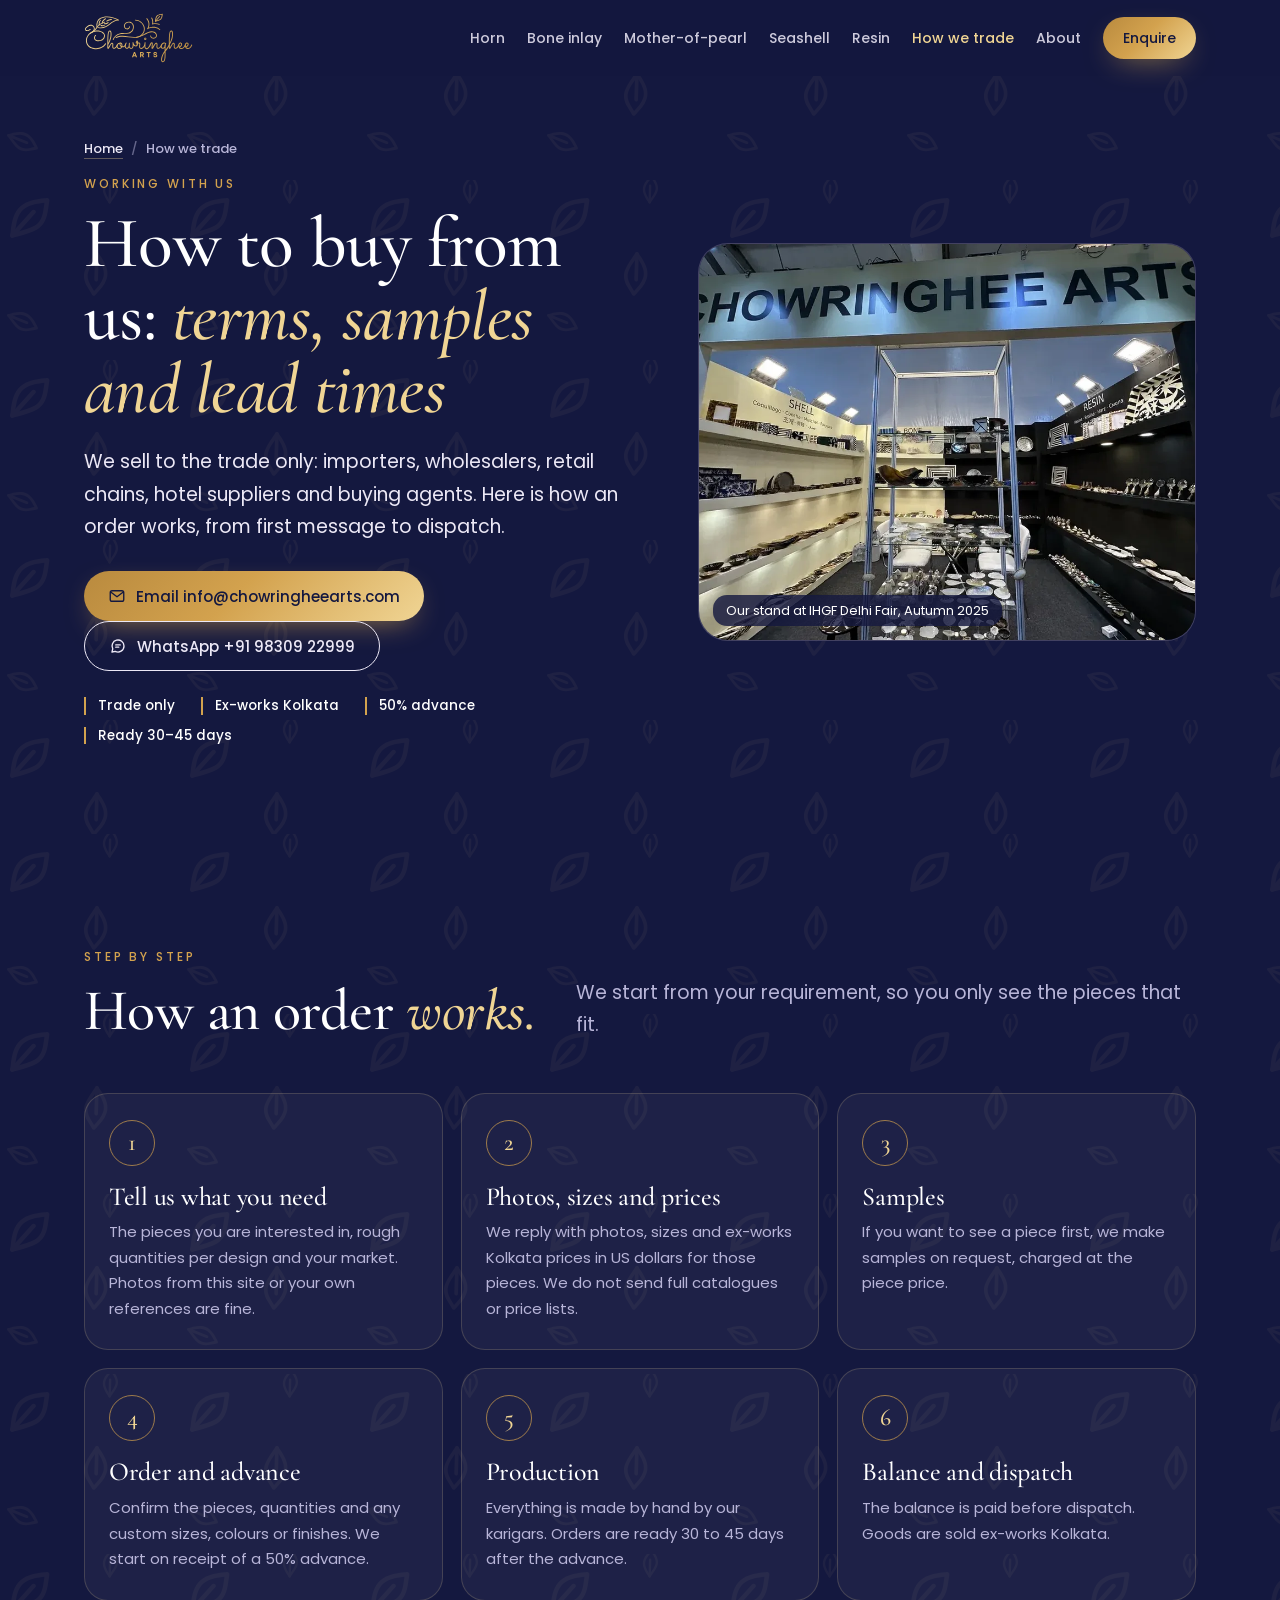
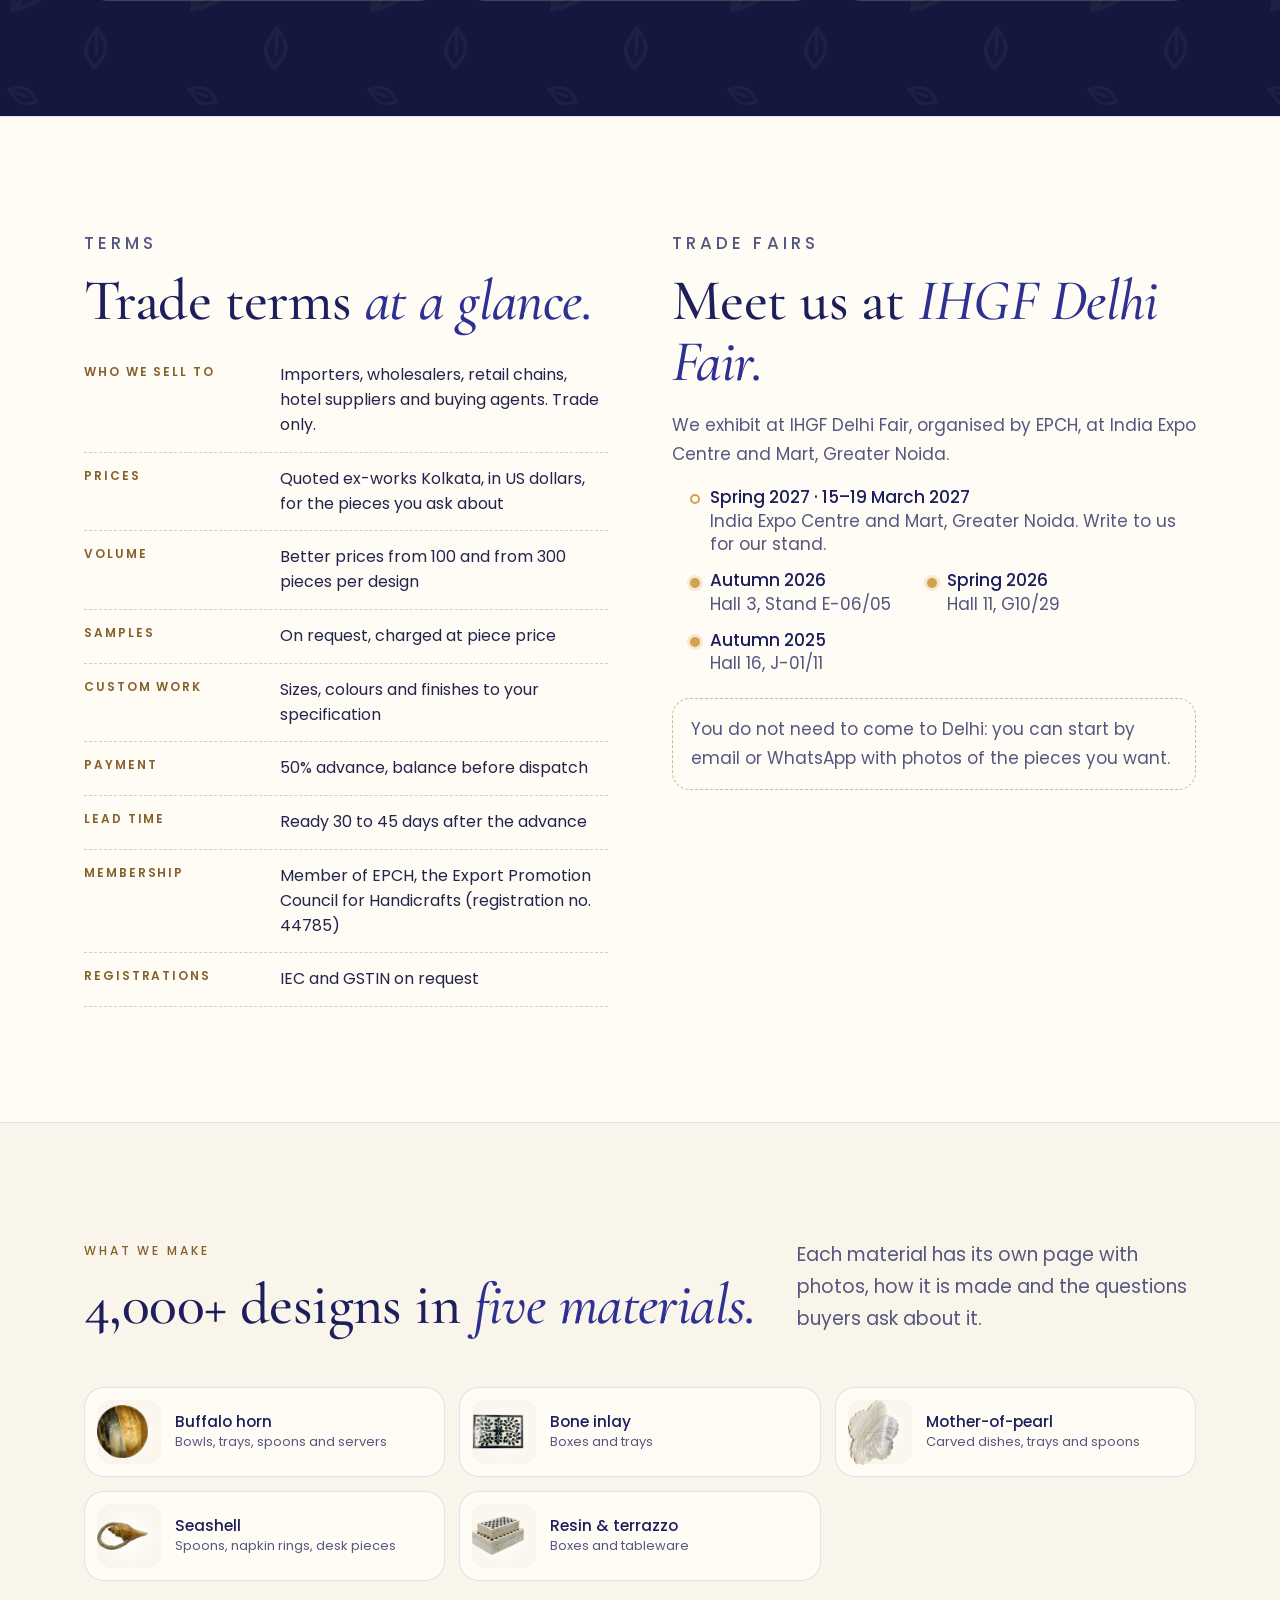
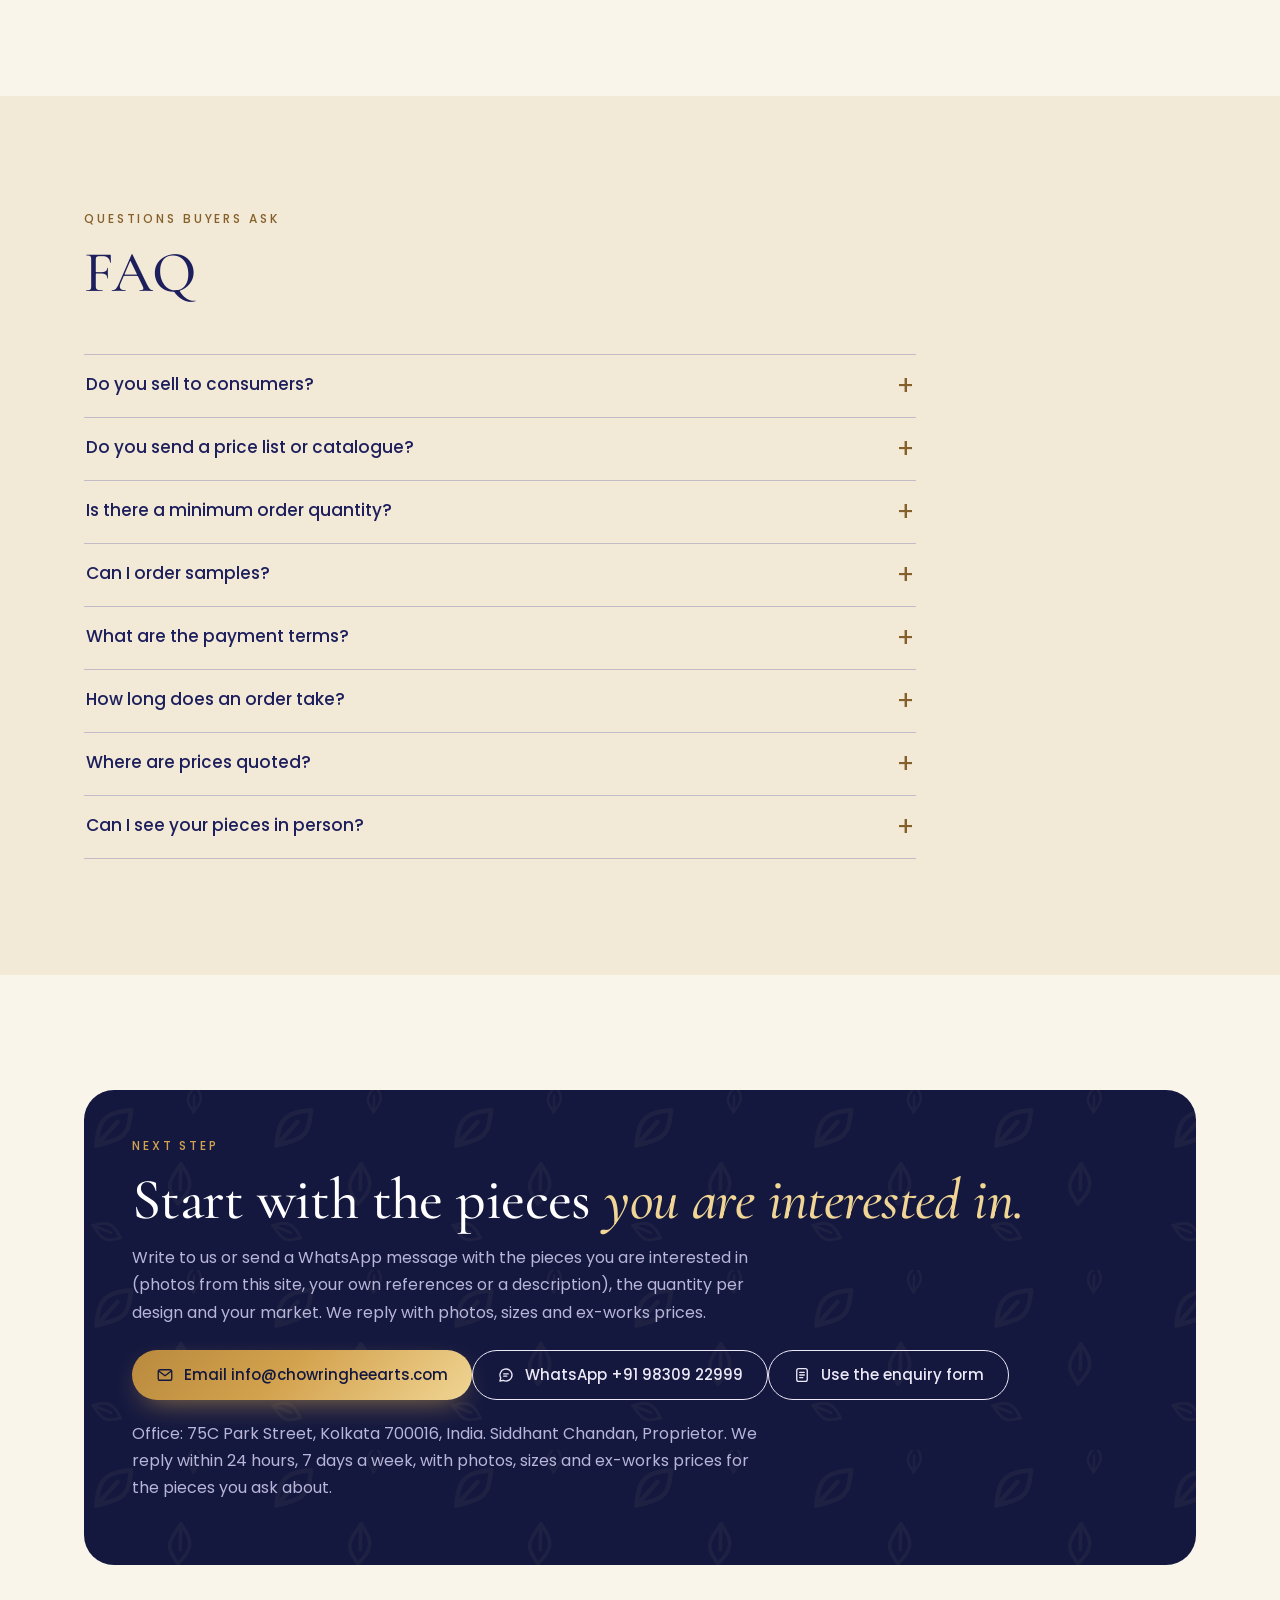
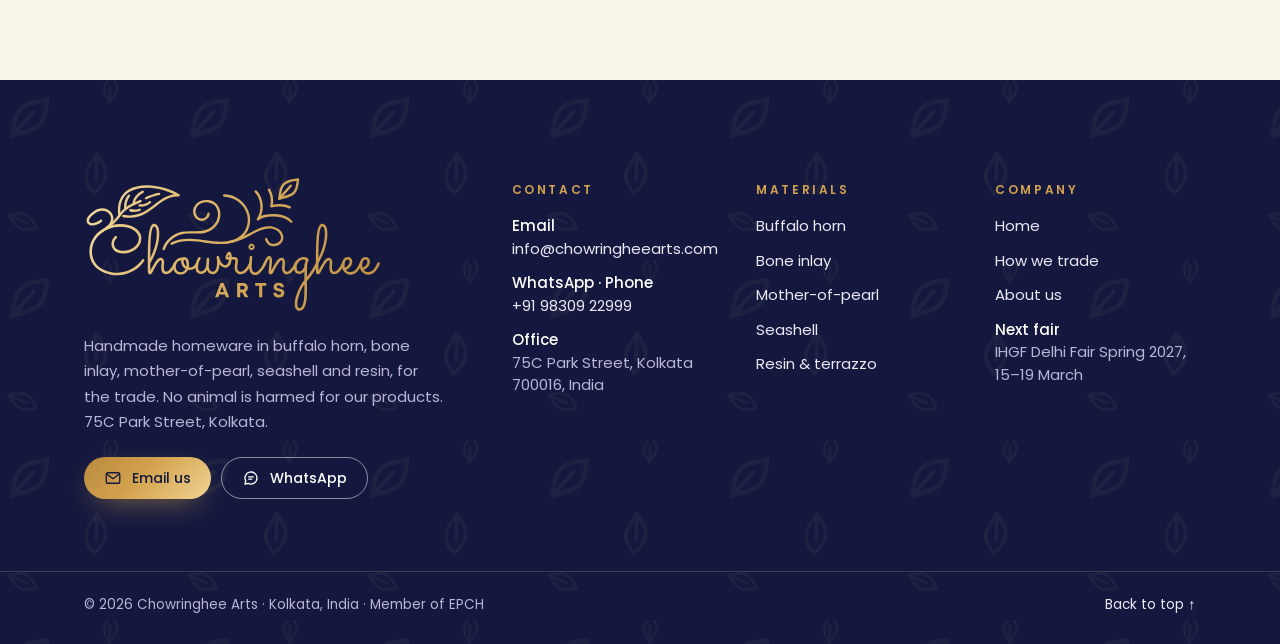
<file: trade/index.html>
<!doctype html>
<html lang="en-GB">
<head>
<meta charset="utf-8">
<meta name="viewport" content="width=device-width, initial-scale=1, viewport-fit=cover">
<title>Handicraft Exporter Kolkata: Wholesale Terms | Chowringhee Arts</title>
<meta name="description" content="How to buy from Chowringhee Arts, a Kolkata handicraft exporter: trade only, ex-works Kolkata, 50% advance, ready 30–45 days, samples on request.">
<link rel="canonical" href="https://chowringheearts.com/trade/">
<meta name="robots" content="max-image-preview:large">
<meta name="theme-color" content="#14183F">
<link rel="icon" href="/assets/favicon.svg" type="image/svg+xml">
<link rel="icon" href="/assets/favicon-32.png" sizes="32x32" type="image/png">
<link rel="apple-touch-icon" href="/assets/apple-touch-icon.png">
<meta property="og:type" content="website">
<meta property="og:site_name" content="Chowringhee Arts">
<meta property="og:locale" content="en_GB">
<meta property="og:title" content="How to buy from Chowringhee Arts — trade terms">
<meta property="og:description" content="How to buy from Chowringhee Arts, a Kolkata handicraft exporter: trade only, ex-works Kolkata, 50% advance, ready 30–45 days, samples on request.">
<meta property="og:url" content="https://chowringheearts.com/trade/">
<meta property="og:image" content="https://chowringheearts.com/assets/og/trade.jpg">
<meta property="og:image:width" content="1200">
<meta property="og:image:height" content="630">
<meta property="og:image:alt" content="The Chowringhee Arts stand at IHGF Delhi Fair">
<meta name="twitter:card" content="summary_large_image">
<link rel="stylesheet" href="/assets/site.css">
<link rel="preload" as="image" type="image/webp" imagesrcset="/assets/img/p/stand-front-240.webp 240w, /assets/img/p/stand-front-480.webp 480w, /assets/img/p/stand-front-960.webp 960w, /assets/img/p/stand-front-1024.webp 1024w" imagesizes="(max-width:900px) 92vw, 560px" fetchpriority="high">
<link rel="preload" href="/assets/fonts/cormorant-garamond-latin-500-normal.woff2" as="font" type="font/woff2" crossorigin>
<link rel="preload" href="/assets/fonts/poppins-latin-400-normal.woff2" as="font" type="font/woff2" crossorigin>
<script>document.documentElement.className+=' js';</script>
<script type="application/ld+json">
{
 "@context": "https://schema.org",
 "@graph": [
  {
   "@type": "Organization",
   "@id": "https://chowringheearts.com/#org",
   "name": "Chowringhee Arts",
   "url": "https://chowringheearts.com/",
   "logo": "https://chowringheearts.com/assets/logo-ink.svg",
   "image": "https://chowringheearts.com/assets/og-v3.jpg",
   "email": "info@chowringheearts.com",
   "telephone": "+91-98309-22999",
   "address": {
    "@type": "PostalAddress",
    "streetAddress": "75C Park Street",
    "addressLocality": "Kolkata",
    "postalCode": "700016",
    "addressRegion": "West Bengal",
    "addressCountry": "IN"
   },
   "contactPoint": {
    "@type": "ContactPoint",
    "contactType": "sales",
    "email": "info@chowringheearts.com",
    "telephone": "+91-98309-22999"
   },
   "founder": {
    "@type": "Person",
    "name": "Siddhant Chandan",
    "jobTitle": "Proprietor"
   },
   "memberOf": {
    "@type": "Organization",
    "name": "Export Promotion Council for Handicrafts (EPCH)"
   },
   "description": "Kolkata export house, in business for 10 years, making handmade homeware in buffalo horn, bone inlay, mother-of-pearl, seashell and resin for trade buyers. Horn and bone are by-products of livestock farming; no animal is harmed for its products."
  },
  {
   "@type": "BreadcrumbList",
   "itemListElement": [
    {
     "@type": "ListItem",
     "position": 1,
     "name": "Home",
     "item": "https://chowringheearts.com/"
    },
    {
     "@type": "ListItem",
     "position": 2,
     "name": "How we trade",
     "item": "https://chowringheearts.com/trade/"
    }
   ]
  },
  {
   "@type": "FAQPage",
   "mainEntity": [
    {
     "@type": "Question",
     "name": "Do you sell to consumers?",
     "acceptedAnswer": {
      "@type": "Answer",
      "text": "No. We sell to the trade only: importers, wholesalers, retail chains, hotel suppliers and buying agents."
     }
    },
    {
     "@type": "Question",
     "name": "Do you send a price list or catalogue?",
     "acceptedAnswer": {
      "@type": "Answer",
      "text": "No. We quote for the pieces you ask about rather than sending a full catalogue. Tell us the pieces you are interested in and we send photos, sizes and ex-works Kolkata prices for those."
     }
    },
    {
     "@type": "Question",
     "name": "Is there a minimum order quantity?",
     "acceptedAnswer": {
      "@type": "Answer",
      "text": "Prices get better from 100 pieces and again from 300 pieces per design. Tell us the quantities you have in mind and we will quote for those."
     }
    },
    {
     "@type": "Question",
     "name": "Can I order samples?",
     "acceptedAnswer": {
      "@type": "Answer",
      "text": "Yes. Samples are made on request and charged at the piece price."
     }
    },
    {
     "@type": "Question",
     "name": "What are the payment terms?",
     "acceptedAnswer": {
      "@type": "Answer",
      "text": "50% advance with the order, and the balance before dispatch."
     }
    },
    {
     "@type": "Question",
     "name": "How long does an order take?",
     "acceptedAnswer": {
      "@type": "Answer",
      "text": "Orders are ready 30 to 45 days after we receive the advance."
     }
    },
    {
     "@type": "Question",
     "name": "Where are prices quoted?",
     "acceptedAnswer": {
      "@type": "Answer",
      "text": "Ex-works Kolkata, in US dollars."
     }
    },
    {
     "@type": "Question",
     "name": "Can I see your pieces in person?",
     "acceptedAnswer": {
      "@type": "Answer",
      "text": "Yes. We exhibit at IHGF Delhi Fair. The next edition is IHGF Spring 2027, 15 to 19 March 2027, at India Expo Centre and Mart, Greater Noida. Write to us for our stand number before the fair."
     }
    }
   ]
  }
 ]
}
</script>
</head><body>
<a class="skip" href="#main">Skip to content</a>
<header class="site-head" id="top">
  <div class="wrap">
    <a class="brand" href="/" aria-label="Chowringhee Arts home"><img src="/assets/logo-gold.svg" alt="Chowringhee Arts" width="112" height="50"></a>
    <nav class="nav" aria-label="Main">
      <a class="lnk" href="/horn/">Horn</a>
      <a class="lnk" href="/bone-inlay/">Bone inlay</a>
      <a class="lnk" href="/mother-of-pearl/">Mother-of-pearl</a>
      <a class="lnk" href="/seashell/">Seashell</a>
      <a class="lnk" href="/resin/">Resin</a>
      <a class="lnk" href="/trade/" aria-current="page">How we trade</a>
      <a class="lnk" href="/about/">About</a>
      <a class="btn btn-gold btn-sm" href="#enquire">Enquire</a>
      <button class="menu-btn" type="button" aria-expanded="false" aria-controls="menu"><svg viewBox="0 0 24 24" fill="none" stroke="currentColor" stroke-width="1.8" stroke-linecap="round" stroke-linejoin="round" aria-hidden="true" focusable="false"><path d="M4 7h16M4 12h16M4 17h16"/></svg><span class="sr">Menu</span></button>
    </nav>
  </div>
  <div class="menu" id="menu" hidden>
    <div class="wrap">
      <a href="/">Home</a>
      <p class="menu-k">Materials</p>
      <a href="/horn/">Buffalo horn</a>
      <a href="/bone-inlay/">Bone inlay</a>
      <a href="/mother-of-pearl/">Mother-of-pearl</a>
      <a href="/seashell/">Seashell</a>
      <a href="/resin/">Resin &amp; terrazzo</a>
      <p class="menu-k">Working with us</p>
      <a href="/trade/" aria-current="page">How we trade</a>
      <a href="/about/">About us</a>
      <a href="#enquire">Contact</a>
    </div>
  </div>
</header>
<main id="main">
  <section class="sub-hero on-navy" aria-labelledby="page-title">
    <div class="wrap sub-grid">
      <div>
        <nav class="crumbs" aria-label="Breadcrumb"><ol><li><a href="/">Home</a></li><li aria-current="page">How we trade</li></ol></nav>
        <p class="eyebrow">Working with us</p>
        <h1 id="page-title">How to buy from us: <em>terms, samples and lead times</em></h1>
        <p class="lede">We sell to the trade only: importers, wholesalers, retail chains, hotel suppliers and buying agents. Here is how an order works, from first message to dispatch.</p>
        <div class="cta-row"><a class="btn btn-gold" href="mailto:info@chowringheearts.com?subject=Trade%20enquiry&amp;body=Hello%20Chowringhee%20Arts%2C%0A%0APieces%20I%20am%20interested%20in%3A%0A%0AQuantity%20per%20design%3A%0A%0ACompany%20and%20country%3A%0A%0AMy%20market%20%28importer%2C%20wholesaler%2C%20retail%20chain%2C%20hotel%20supplier%2C%20buying%20agent%29%3A%0A"><svg viewBox="0 0 24 24" fill="none" stroke="currentColor" stroke-width="1.8" stroke-linecap="round" stroke-linejoin="round" aria-hidden="true" focusable="false"><rect x="3" y="5" width="18" height="14" rx="2.5"/><path d="m4 7 8 6 8-6"/></svg>Email info@chowringheearts.com</a><a class="btn btn-line" href="https://wa.me/919830922999?text=Hello%20Chowringhee%20Arts%2C%20I%20would%20like%20to%20discuss%20a%20trade%20order." target="_blank" rel="noopener"><svg viewBox="0 0 24 24" fill="none" stroke="currentColor" stroke-width="1.8" stroke-linecap="round" stroke-linejoin="round" aria-hidden="true" focusable="false"><path d="M20 12a8 8 0 0 1-11.7 7.1L4 20l1-4.1A8 8 0 1 1 20 12Z"/><path d="M9 10.5h6M9 13.5h4"/></svg>WhatsApp +91 98309 22999</a></div>
        <ul class="hero-facts"><li>Trade only</li><li>Ex-works Kolkata</li><li>50% advance</li><li>Ready 30–45 days</li></ul>
      </div>
      <figure class="sub-stage photo"><picture><source type="image/webp" srcset="/assets/img/p/stand-front-240.webp 240w, /assets/img/p/stand-front-480.webp 480w, /assets/img/p/stand-front-960.webp 960w, /assets/img/p/stand-front-1024.webp 1024w" sizes="(max-width:900px) 92vw, 560px"><img src="/assets/img/p/stand-front-480.jpg" srcset="/assets/img/p/stand-front-240.jpg 240w, /assets/img/p/stand-front-480.jpg 480w, /assets/img/p/stand-front-960.jpg 960w, /assets/img/p/stand-front-1024.jpg 1024w" sizes="(max-width:900px) 92vw, 560px" width="1024" height="768" alt="The Chowringhee Arts stand at IHGF Delhi Fair, Autumn 2025" loading="eager" fetchpriority="high" decoding="async"></picture><figcaption>Our stand at IHGF Delhi Fair, Autumn 2025</figcaption></figure>
    </div>
  </section>
  <section class="buyers on-navy" aria-labelledby="steps-title">
    <div class="wrap">
      <div class="sec-head"><div><p class="eyebrow">Step by step</p><h2 id="steps-title">How an order <em>works.</em></h2></div><p class="lede">We start from your requirement, so you only see the pieces that fit.</p></div>
      <ol class="steps s3"><li class="step"><span class="n">1</span><h3>Tell us what you need</h3><p>The pieces you are interested in, rough quantities per design and your market. Photos from this site or your own references are fine.</p></li><li class="step"><span class="n">2</span><h3>Photos, sizes and prices</h3><p>We reply with photos, sizes and ex-works Kolkata prices in US dollars for those pieces. We do not send full catalogues or price lists.</p></li><li class="step"><span class="n">3</span><h3>Samples</h3><p>If you want to see a piece first, we make samples on request, charged at the piece price.</p></li><li class="step"><span class="n">4</span><h3>Order and advance</h3><p>Confirm the pieces, quantities and any custom sizes, colours or finishes. We start on receipt of a 50% advance.</p></li><li class="step"><span class="n">5</span><h3>Production</h3><p>Everything is made by hand by our karigars. Orders are ready 30 to 45 days after the advance.</p></li><li class="step"><span class="n">6</span><h3>Balance and dispatch</h3><p>The balance is paid before dispatch. Goods are sold ex-works Kolkata.</p></li></ol>
    </div>
  </section>
  <section class="band card" aria-labelledby="terms-title">
    <div class="wrap split">
      <div class="prose"><p class="eyebrow">Terms</p><h2 id="terms-title">Trade terms <em>at a glance.</em></h2><dl class="spec"><div><dt>Who we sell to</dt><dd>Importers, wholesalers, retail chains, hotel suppliers and buying agents. Trade only.</dd></div><div><dt>Prices</dt><dd>Quoted ex-works Kolkata, in US dollars, for the pieces you ask about</dd></div><div><dt>Volume</dt><dd>Better prices from 100 and from 300 pieces per design</dd></div><div><dt>Samples</dt><dd>On request, charged at piece price</dd></div><div><dt>Custom work</dt><dd>Sizes, colours and finishes to your specification</dd></div><div><dt>Payment</dt><dd>50% advance, balance before dispatch</dd></div><div><dt>Lead time</dt><dd>Ready 30 to 45 days after the advance</dd></div><div><dt>Membership</dt><dd>Member of EPCH, the Export Promotion Council for Handicrafts (registration no. 44785)</dd></div><div><dt>Registrations</dt><dd>IEC and GSTIN on request</dd></div></dl></div>
      <div class="prose"><p class="eyebrow">Trade fairs</p><h2 id="fair-title">Meet us at <em>IHGF Delhi Fair.</em></h2>
        <p>We exhibit at IHGF Delhi Fair, organised by EPCH, at India Expo Centre and Mart, Greater Noida.</p>
        <ul class="past-list" aria-label="IHGF Delhi Fair editions">
          <li class="next"><b>Spring 2027 · 15–19 March 2027</b>India Expo Centre and Mart, Greater Noida. Write to us for our stand.</li>
          <li><b>Autumn 2026</b>Hall 3, Stand E-06/05</li>
          <li><b>Spring 2026</b>Hall 11, G10/29</li>
          <li><b>Autumn 2025</b>Hall 16, J-01/11</li>
        </ul>
        <p class="note">You do not need to come to Delhi: you can start by email or WhatsApp with photos of the pieces you want.</p>
      </div>
    </div>
  </section>
  <section class="band" aria-labelledby="what-title">
    <div class="wrap">
      <div class="sec-head"><div><p class="eyebrow">What we make</p><h2 id="what-title">4,000+ designs in <em>five materials.</em></h2></div><p class="lede">Each material has its own page with photos, how it is made and the questions buyers ask about it.</p></div>
      <ul class="mat-links"><li><a href="/horn/"><span class="th"><picture><source type="image/webp" srcset="/assets/img/p/horn-bowl-two-tone-240.webp 240w, /assets/img/p/horn-bowl-two-tone-470.webp 470w" sizes="64px"><img src="/assets/img/p/horn-bowl-two-tone-240.jpg" srcset="/assets/img/p/horn-bowl-two-tone-240.jpg 240w, /assets/img/p/horn-bowl-two-tone-470.jpg 470w" sizes="64px" width="470" height="482" alt="Two-tone horn bowl" loading="lazy" decoding="async"></picture></span><span><b>Buffalo horn</b><small>Bowls, trays, spoons and servers</small></span></a></li><li><a href="/bone-inlay/"><span class="th"><picture><source type="image/webp" srcset="/assets/img/p/bone-inlay-box-floral-240.webp 240w, /assets/img/p/bone-inlay-box-floral-480.webp 480w, /assets/img/p/bone-inlay-box-floral-537.webp 537w" sizes="64px"><img src="/assets/img/p/bone-inlay-box-floral-480.jpg" srcset="/assets/img/p/bone-inlay-box-floral-240.jpg 240w, /assets/img/p/bone-inlay-box-floral-480.jpg 480w, /assets/img/p/bone-inlay-box-floral-537.jpg 537w" sizes="64px" width="537" height="360" alt="Floral bone inlay box" loading="lazy" decoding="async"></picture></span><span><b>Bone inlay</b><small>Boxes and trays</small></span></a></li><li><a href="/mother-of-pearl/"><span class="th"><picture><source type="image/webp" srcset="/assets/img/p/mop-flower-dish-240.webp 240w, /assets/img/p/mop-flower-dish-480.webp 480w, /assets/img/p/mop-flower-dish-941.webp 941w" sizes="64px"><img src="/assets/img/p/mop-flower-dish-480.jpg" srcset="/assets/img/p/mop-flower-dish-240.jpg 240w, /assets/img/p/mop-flower-dish-480.jpg 480w, /assets/img/p/mop-flower-dish-941.jpg 941w" sizes="64px" width="941" height="1200" alt="Carved mother-of-pearl flower dish" loading="lazy" decoding="async"></picture></span><span><b>Mother-of-pearl</b><small>Carved dishes, trays and spoons</small></span></a></li><li><a href="/seashell/"><span class="th"><picture><source type="image/webp" srcset="/assets/img/p/cat-napkin-ring-240.webp 240w, /assets/img/p/cat-napkin-ring-480.webp 480w, /assets/img/p/cat-napkin-ring-600.webp 600w" sizes="64px"><img src="/assets/img/p/cat-napkin-ring-480.jpg" srcset="/assets/img/p/cat-napkin-ring-240.jpg 240w, /assets/img/p/cat-napkin-ring-480.jpg 480w, /assets/img/p/cat-napkin-ring-600.jpg 600w" sizes="64px" width="600" height="327" alt="Shell napkin ring with a rope loop" loading="lazy" decoding="async"></picture></span><span><b>Seashell</b><small>Spoons, napkin rings, desk pieces</small></span></a></li><li><a href="/resin/"><span class="th"><picture><source type="image/webp" srcset="/assets/img/p/cat-resin-box-240.webp 240w, /assets/img/p/cat-resin-box-480.webp 480w, /assets/img/p/cat-resin-box-600.webp 600w" sizes="64px"><img src="/assets/img/p/cat-resin-box-480.jpg" srcset="/assets/img/p/cat-resin-box-240.jpg 240w, /assets/img/p/cat-resin-box-480.jpg 480w, /assets/img/p/cat-resin-box-600.jpg 600w" sizes="64px" width="600" height="461" alt="Checkerboard resin and bone boxes" loading="lazy" decoding="async"></picture></span><span><b>Resin &amp; terrazzo</b><small>Boxes and tableware</small></span></a></li></ul>
    </div>
  </section>
  <section class="band alt" aria-labelledby="faq-title">
    <div class="wrap">
      <div class="sec-head"><div><p class="eyebrow">Questions buyers ask</p><h2 id="faq-title">FAQ</h2></div></div>
      <div class="faq"><details><summary>Do you sell to consumers?</summary><p>No. We sell to the trade only: importers, wholesalers, retail chains, hotel suppliers and buying agents.</p></details><details><summary>Do you send a price list or catalogue?</summary><p>No. We quote for the pieces you ask about rather than sending a full catalogue. Tell us the pieces you are interested in and we send photos, sizes and ex-works Kolkata prices for those.</p></details><details><summary>Is there a minimum order quantity?</summary><p>Prices get better from 100 pieces and again from 300 pieces per design. Tell us the quantities you have in mind and we will quote for those.</p></details><details><summary>Can I order samples?</summary><p>Yes. Samples are made on request and charged at the piece price.</p></details><details><summary>What are the payment terms?</summary><p>50% advance with the order, and the balance before dispatch.</p></details><details><summary>How long does an order take?</summary><p>Orders are ready 30 to 45 days after we receive the advance.</p></details><details><summary>Where are prices quoted?</summary><p>Ex-works Kolkata, in US dollars.</p></details><details><summary>Can I see your pieces in person?</summary><p>Yes. We exhibit at IHGF Delhi Fair. The next edition is IHGF Spring 2027, 15 to 19 March 2027, at India Expo Centre and Mart, Greater Noida. Write to us for our stand number before the fair.</p></details></div>
    </div>
  </section>
  <section id="enquire" class="band" aria-labelledby="next-title">
    <div class="wrap">
      <div class="next-step on-navy">
        <p class="eyebrow">Next step</p>
        <h2 id="next-title">Start with the pieces <em>you are interested in.</em></h2>
        <p>Write to us or send a WhatsApp message with the pieces you are interested in (photos from this site, your own references or a description), the quantity per design and your market. We reply with photos, sizes and ex-works prices.</p>
        <div class="cta-row"><a class="btn btn-gold" href="mailto:info@chowringheearts.com?subject=Trade%20enquiry&amp;body=Hello%20Chowringhee%20Arts%2C%0A%0APieces%20I%20am%20interested%20in%3A%0A%0AQuantity%20per%20design%3A%0A%0ACompany%20and%20country%3A%0A%0AMy%20market%20%28importer%2C%20wholesaler%2C%20retail%20chain%2C%20hotel%20supplier%2C%20buying%20agent%29%3A%0A"><svg viewBox="0 0 24 24" fill="none" stroke="currentColor" stroke-width="1.8" stroke-linecap="round" stroke-linejoin="round" aria-hidden="true" focusable="false"><rect x="3" y="5" width="18" height="14" rx="2.5"/><path d="m4 7 8 6 8-6"/></svg>Email info@chowringheearts.com</a><a class="btn btn-line" href="https://wa.me/919830922999?text=Hello%20Chowringhee%20Arts%2C%20I%20would%20like%20to%20discuss%20a%20trade%20order." target="_blank" rel="noopener"><svg viewBox="0 0 24 24" fill="none" stroke="currentColor" stroke-width="1.8" stroke-linecap="round" stroke-linejoin="round" aria-hidden="true" focusable="false"><path d="M20 12a8 8 0 0 1-11.7 7.1L4 20l1-4.1A8 8 0 1 1 20 12Z"/><path d="M9 10.5h6M9 13.5h4"/></svg>WhatsApp +91 98309 22999</a><a class="btn btn-line" href="/#enquire"><svg viewBox="0 0 24 24" fill="none" stroke="currentColor" stroke-width="1.8" stroke-linecap="round" stroke-linejoin="round" aria-hidden="true" focusable="false"><rect x="5" y="3.5" width="14" height="17" rx="2.5"/><path d="M9 8.5h6M9 12h6M9 15.5h4"/></svg>Use the enquiry form</a></div>
        <p>Office: 75C Park Street, Kolkata 700016, India. Siddhant Chandan, Proprietor. We reply within 24 hours, 7 days a week, with photos, sizes and ex-works prices for the pieces you ask about.</p>
      </div>
    </div>
  </section>
</main>
<footer class="site-foot on-navy">
  <div class="wrap foot-top">
    <div class="foot-brand">
      <img src="/assets/logo-gold.svg" alt="Chowringhee Arts" width="300" height="134" loading="lazy">
      <p>Handmade homeware in buffalo horn, bone inlay, mother-of-pearl, seashell and resin, for the trade. No animal is harmed for our products. 75C Park Street, Kolkata.</p>
      <div class="foot-ctas">
        <a class="btn btn-gold btn-sm" href="mailto:info@chowringheearts.com?subject=Enquiry%20from%20chowringheearts.com"><svg viewBox="0 0 24 24" fill="none" stroke="currentColor" stroke-width="1.8" stroke-linecap="round" stroke-linejoin="round" aria-hidden="true" focusable="false"><rect x="3" y="5" width="18" height="14" rx="2.5"/><path d="m4 7 8 6 8-6"/></svg>Email us</a>
        <a class="btn btn-ghost btn-sm" href="https://wa.me/919830922999?text=Hello%20Chowringhee%20Arts%2C%20I%20found%20you%20on%20your%20website." target="_blank" rel="noopener"><svg viewBox="0 0 24 24" fill="none" stroke="currentColor" stroke-width="1.8" stroke-linecap="round" stroke-linejoin="round" aria-hidden="true" focusable="false"><path d="M20 12a8 8 0 0 1-11.7 7.1L4 20l1-4.1A8 8 0 1 1 20 12Z"/><path d="M9 10.5h6M9 13.5h4"/></svg>WhatsApp</a>
      </div>
    </div>
    <div class="foot-cols">
      <div>
        <h2 class="foot-h">Contact</h2>
        <ul>
          <li><b>Email</b><a href="mailto:info@chowringheearts.com?subject=Enquiry%20from%20chowringheearts.com">info@chowringheearts.com</a></li>
          <li><b>WhatsApp · Phone</b><a href="https://wa.me/919830922999?text=Hello%20Chowringhee%20Arts%2C%20I%20found%20you%20on%20your%20website." target="_blank" rel="noopener">+91 98309 22999</a></li>
          <li><b>Office</b>75C Park Street, Kolkata 700016, India</li>
        </ul>
      </div>
      <div>
        <h2 class="foot-h">Materials</h2>
        <ul>
          <li><a href="/horn/">Buffalo horn</a></li>
          <li><a href="/bone-inlay/">Bone inlay</a></li>
          <li><a href="/mother-of-pearl/">Mother-of-pearl</a></li>
          <li><a href="/seashell/">Seashell</a></li>
          <li><a href="/resin/">Resin &amp; terrazzo</a></li>
        </ul>
      </div>
      <div>
        <h2 class="foot-h">Company</h2>
        <ul>
          <li><a href="/">Home</a></li>
          <li><a href="/trade/">How we trade</a></li>
          <li><a href="/about/">About us</a></li>
          <li><b>Next fair</b>IHGF Delhi Fair Spring 2027, 15–19 March</li>
        </ul>
      </div>
    </div>
  </div>
  <div class="foot-bar">
    <div class="wrap">
      <span>© 2026 Chowringhee Arts · Kolkata, India · Member of EPCH</span>
      <a href="#top">Back to top ↑</a>
    </div>
  </div>
</footer>
<script>
(function(){var b=document.querySelector('.menu-btn'),m=document.getElementById('menu'),h=document.querySelector('.site-head');
if(!b||!m)return;function s(o){m.hidden=!o;b.setAttribute('aria-expanded',String(o));h.classList.toggle('menu-open',o);}
b.addEventListener('click',function(){s(m.hidden);});m.addEventListener('click',function(e){if(e.target.closest('a'))s(false);});
document.addEventListener('keydown',function(e){if(e.key==='Escape'&&!m.hidden){s(false);b.focus();}});})();
</script>
</body>
</html>
</file>
<file: assets/site.css>
@font-face{font-family:"Poppins";font-style:normal;font-weight:400;font-display:swap;src:url(/assets/fonts/poppins-latin-400-normal.woff2) format("woff2")}
@font-face{font-family:"Poppins";font-style:normal;font-weight:500;font-display:swap;src:url(/assets/fonts/poppins-latin-500-normal.woff2) format("woff2")}
@font-face{font-family:"Poppins";font-style:normal;font-weight:600;font-display:swap;src:url(/assets/fonts/poppins-latin-600-normal.woff2) format("woff2")}
@font-face{font-family:"Cormorant Garamond";font-style:normal;font-weight:500;font-display:swap;src:url(/assets/fonts/cormorant-garamond-latin-500-normal.woff2) format("woff2")}
@font-face{font-family:"Cormorant Garamond";font-style:italic;font-weight:500;font-display:swap;src:url(/assets/fonts/cormorant-garamond-latin-500-italic.woff2) format("woff2")}
@font-face{font-family:"Cormorant Garamond";font-style:normal;font-weight:600;font-display:swap;src:url(/assets/fonts/cormorant-garamond-latin-600-normal.woff2) format("woff2")}
@font-face{font-family:"Poppins Fallback";font-weight:100 500;src:local("Arial"),local("Liberation Sans");size-adjust:112.4%;ascent-override:93.4%;descent-override:31.1%;line-gap-override:8.9%}
@font-face{font-family:"Poppins Fallback";font-weight:600 900;src:local("Arial Bold"),local("Arial-BoldMT"),local("Liberation Sans Bold");size-adjust:106.3%;ascent-override:98.8%;descent-override:32.9%;line-gap-override:9.4%}
@font-face{font-family:"Cormorant Fallback";font-style:normal;src:local("Times New Roman"),local("Liberation Serif");size-adjust:97%;ascent-override:95%;descent-override:30%;line-gap-override:0%}
@font-face{font-family:"Cormorant Fallback";font-style:italic;src:local("Times New Roman Italic"),local("TimesNewRomanPS-ItalicMT"),local("Liberation Serif Italic");size-adjust:88.6%;ascent-override:104%;descent-override:33%;line-gap-override:0%}

:root{
  --navy:#14183F; --navy-2:#1B2055; --ink:#2E3192; --ink-deep:#1D1E5C;
  --text:#23244B; --muted:#55577F; --on-navy:#ECE8F6; --on-navy-muted:#B8B5D8;
  --paper:#FAF5EB; --paper-2:#F2E9D7; --card:#FFFCF6;
  --gold-hi:#F0D594; --gold:#D3A24E; --gold-lo:#B98A3E; --gold-ink:#86602A;
  --line:rgba(46,49,146,.13); --line-2:rgba(46,49,146,.24); --line-navy:rgba(240,213,148,.18);
  --serif:"Cormorant Garamond","Cormorant Fallback",Georgia,"Times New Roman",serif;
  --sans:"Poppins","Poppins Fallback",system-ui,-apple-system,"Segoe UI",Roboto,Arial,sans-serif;
  --maxw:1200px; --gutter:clamp(16px,4vw,44px); --head:76px;
  --pattern:url(/assets/pattern-leaf.svg);
}
*{box-sizing:border-box}
[hidden]{display:none!important}
html{scroll-behavior:smooth;-webkit-text-size-adjust:100%}
body{margin:0;background:var(--paper);color:var(--text);font:400 16px/1.7 var(--sans);-webkit-font-smoothing:antialiased;overflow-x:hidden}
a{color:inherit}
img{display:block;max-width:100%;height:auto}
svg{display:block}
button,input,select,textarea{font:inherit;color:inherit}
.wrap{max-width:var(--maxw);margin:0 auto;padding:0 var(--gutter)}
.eyebrow{font:500 12px/1.4 var(--sans);letter-spacing:.24em;text-transform:uppercase;color:var(--gold-ink);margin:0 0 14px}
.on-navy .eyebrow{color:var(--gold)}
h1,h2,h3{font-family:var(--serif);font-weight:500;color:var(--ink-deep);letter-spacing:-.01em;margin:0}
.on-navy h1,.on-navy h2,.on-navy h3{color:#fff}
h1{font-size:clamp(44px,6.4vw,84px);line-height:1}
h2{font-size:clamp(34px,4.6vw,58px);line-height:1.06}
h3{font-size:28px;line-height:1.15}
h1 em,h2 em{font-style:italic;color:var(--ink)}
.on-navy h1 em,.on-navy h2 em{color:var(--gold-hi)}
p{margin:0 0 1em}
.lede{font-size:clamp(16px,1.55vw,19px);color:var(--muted);max-width:34em}
.on-navy .lede{color:var(--on-navy-muted)}
.sr{position:absolute!important;width:1px;height:1px;overflow:hidden;clip:rect(0 0 0 0);white-space:nowrap}
.skip{position:absolute;left:-9999px;top:auto;z-index:100;background:var(--gold-hi);color:var(--navy);padding:10px 16px;border-radius:10px;font-weight:600;text-decoration:none}
.skip:focus{position:fixed;left:12px;top:12px}
html:not(.js) .js-only{display:none!important}
html:not(.is-after) .fair-after{display:none!important}
html.is-after .fair-before{display:none!important}
html{scroll-padding-top:calc(var(--head) - 6px);scroll-padding-bottom:96px}

/* buttons */
.btn{display:inline-flex;align-items:center;justify-content:center;gap:10px;min-height:50px;padding:0 24px;border-radius:999px;font:500 15px/1 var(--sans);text-decoration:none;border:0;cursor:pointer;white-space:nowrap;transition:transform .2s ease,box-shadow .2s ease,background .2s ease,color .2s ease,border-color .2s ease}
.btn svg{width:18px;height:18px;flex:none}
:focus-visible{outline:3px solid var(--gold);outline-offset:3px}
.btn-gold{background:linear-gradient(135deg,var(--gold-lo),var(--gold) 45%,var(--gold-hi));color:var(--navy);box-shadow:0 10px 30px -12px rgba(211,162,78,.8)}
.btn-gold:hover{transform:translateY(-1px);box-shadow:0 14px 34px -12px rgba(211,162,78,.95)}
.btn-ink{background:var(--ink);color:#fff;box-shadow:0 10px 26px -12px rgba(46,49,146,.8)}
.btn-ink:hover{background:var(--ink-deep);transform:translateY(-1px)}
.btn-line{border:1.5px solid currentColor;color:var(--ink);background:transparent}
.btn-line:hover{background:rgba(127,127,200,.1)}
.on-navy .btn-line,.dock .btn-line{color:var(--on-navy)}
.btn-ghost{border:1.5px solid rgba(255,255,255,.5);color:#fff;background:transparent}
.btn-ghost:hover{background:rgba(255,255,255,.08);border-color:#fff}
.btn-sm{min-height:42px;padding:0 20px;font-size:14px}

/* header */
.top-sentinel{position:absolute;top:48px;left:0;width:1px;height:1px;pointer-events:none}
.site-head{position:fixed;inset:0 0 auto 0;z-index:40;transition:background .3s ease,box-shadow .3s ease}
.site-head>.wrap{display:flex;align-items:center;justify-content:space-between;height:var(--head);gap:16px}
.site-head.solid,.site-head.menu-open{background:rgba(20,24,63,.95);-webkit-backdrop-filter:blur(10px);backdrop-filter:blur(10px);box-shadow:0 1px 0 var(--line-navy)}
.brand img{height:50px;width:auto}
.nav{display:flex;align-items:center;gap:26px}
.nav .lnk{font:500 14px/1 var(--sans);color:var(--on-navy);text-decoration:none;opacity:.86;padding:8px 0}
.nav .lnk:hover{opacity:1;color:var(--gold-hi)}
.menu-btn{display:none;align-items:center;justify-content:center;width:44px;height:44px;border-radius:12px;border:1px solid var(--line-navy);background:rgba(255,255,255,.06);color:var(--on-navy);cursor:pointer;padding:0}
.menu-btn svg{width:22px;height:22px}
.menu{background:var(--navy);border-top:1px solid var(--line-navy);box-shadow:0 24px 40px -24px rgba(0,0,0,.6)}
.menu .wrap{display:grid;padding-top:6px;padding-bottom:14px}
.menu a{display:block;padding:15px 2px;color:var(--on-navy);text-decoration:none;font:500 17px/1.2 var(--sans);border-bottom:1px solid var(--line-navy)}
.menu a:last-child{border-bottom:0}
@media (max-width:900px){.nav .lnk{display:none}.menu-btn{display:inline-flex}.nav{gap:10px}.brand img{height:42px}}
@media (min-width:901px){.menu{display:none!important}}
html:not(.js) .menu-btn{display:none!important}

section{position:relative;padding:clamp(72px,9vw,128px) 0}
.sec-head{display:flex;justify-content:space-between;align-items:end;gap:18px 40px;flex-wrap:wrap;margin-bottom:clamp(30px,4vw,54px)}
.sec-head>div{flex:none;max-width:100%}
.sec-head .lede{margin:0;flex:1 1 300px;max-width:34em}
.facts{list-style:none;display:flex;flex-wrap:wrap;gap:10px;margin:22px 0 0;padding:0}
.facts li{padding:9px 14px;border-radius:999px;background:var(--card);border:1px solid var(--line);font:500 13px/1.2 var(--sans);color:var(--ink-deep)}
/* range (what we make) */
.range{background:var(--paper)}
.cats{list-style:none;margin:0;padding:0;display:grid;grid-template-columns:repeat(3,1fr);gap:16px}
@media (max-width:900px){.cats{grid-template-columns:repeat(2,1fr);gap:12px}}
.cats a{display:flex;flex-direction:column;height:100%;background:var(--card);border:1px solid var(--line);border-radius:22px;overflow:hidden;text-decoration:none;color:inherit;transition:border-color .2s ease,transform .2s ease,box-shadow .2s ease}
.cats a:hover{border-color:var(--gold);transform:translateY(-3px);box-shadow:0 24px 40px -30px rgba(29,30,92,.55)}
.cat-ph{position:relative;display:block;aspect-ratio:4/3;background:radial-gradient(70% 70% at 50% 50%,#fff,var(--paper) 78%)}
.cat-ph img{position:absolute;inset:0;margin:auto;max-width:72%;max-height:72%;width:auto;height:auto;object-fit:contain;filter:drop-shadow(0 16px 16px rgba(60,40,20,.25)) drop-shadow(0 3px 4px rgba(60,40,20,.18));transition:transform .45s ease}
.cats a:hover img{transform:translateY(-4px) scale(1.04)}
.cats b{display:block;padding:12px 16px 0;font:500 15px/1.3 var(--sans);color:var(--ink-deep)}
.cats small{display:block;padding:3px 16px 14px;font-size:12.5px;line-height:1.45;color:var(--muted)}
@media (max-width:640px){.cats b{padding:10px 12px 0;font-size:14px}.cats small{padding:2px 12px 12px;font-size:12px}}
/* trade terms (good to know) */
.terms{margin-top:clamp(40px,5vw,60px);padding-top:clamp(28px,4vw,40px);border-top:1px solid var(--line-navy)}
.terms .eyebrow{margin-bottom:6px}
.terms-grid{display:grid;grid-template-columns:repeat(3,1fr);gap:0 32px;margin:0}
.terms-grid div{padding:16px 0;border-bottom:1px dashed rgba(240,213,148,.28)}
.terms-grid dt{font:600 11.5px/1.3 var(--sans);letter-spacing:.2em;text-transform:uppercase;color:var(--gold)}
.terms-grid dd{margin:6px 0 0;color:#fff;font-size:15px;line-height:1.5}
@media (max-width:760px){.terms-grid{grid-template-columns:1fr 1fr;gap:0 20px}}
@media (max-width:460px){.terms-grid{grid-template-columns:1fr}}
.gallery{display:grid;grid-template-columns:repeat(4,1fr);grid-auto-flow:dense;gap:16px}
.tile.big{grid-column:span 2;grid-row:span 2}
.tile.wide{grid-column:span 2}
.tile.big .ph,.tile.wide .ph{aspect-ratio:auto;min-height:0}
.tile.big .ph img{max-width:84%;max-height:84%}
.tile.wide .ph img{max-width:86%;max-height:78%}
.tile.big figcaption .t{font-size:17px}
.tag{position:absolute;top:14px;left:14px;z-index:2;padding:7px 12px;border-radius:999px;background:var(--navy);color:var(--gold-hi);font:600 11px/1 var(--sans);letter-spacing:.16em;text-transform:uppercase;pointer-events:none}
@media (max-width:980px){.gallery{grid-template-columns:repeat(3,1fr)}.tile.big{grid-column:span 3;grid-row:span 2}.tile.wide{grid-column:span 1}.tile.wide .ph{aspect-ratio:1/1}}
.tile{position:relative;margin:0;background:var(--card);border:1px solid var(--line);border-radius:22px;overflow:hidden;display:flex;flex-direction:column;transition:border-color .2s ease,box-shadow .2s ease}
.tile .ph{all:unset;box-sizing:border-box;position:relative;display:block;aspect-ratio:1/1;flex:1 0 auto;background:radial-gradient(70% 70% at 50% 50%,#fff,var(--paper) 75%);cursor:zoom-in}
.tile .ph:focus-visible{outline:3px solid var(--gold);outline-offset:-3px;border-radius:22px 22px 0 0}
.tile img{position:absolute;inset:0;margin:auto;max-width:78%;max-height:78%;width:auto;height:auto;object-fit:contain;filter:drop-shadow(0 16px 16px rgba(60,40,20,.25)) drop-shadow(0 3px 4px rgba(60,40,20,.18));transition:transform .45s ease}
.tile:hover img{transform:translateY(-4px) scale(1.04)}
.tile figcaption{padding:12px 16px 14px;border-top:1px solid var(--line);margin-top:auto}
.tile .t{display:block;font:500 13.5px/1.35 var(--sans);color:var(--ink-deep);min-width:0}
.tile .t small{display:block;font-weight:400;color:var(--muted);font-size:12px;margin-top:2px}
/* how it works */
.buyers{background:var(--navy);color:var(--on-navy);overflow:hidden}
.buyers::before{opacity:.05}
.buyers .wrap{position:relative}
.steps{list-style:none;margin:0;padding:0;display:grid;grid-template-columns:repeat(4,1fr);gap:18px}
@media (max-width:1080px){.steps{grid-template-columns:repeat(2,1fr)}}
@media (max-width:600px){.steps{grid-template-columns:1fr}}
.step{padding:26px 24px 28px;border-radius:24px;background:rgba(255,255,255,.045);border:1px solid var(--line-navy)}
.step .n{display:inline-grid;place-items:center;width:46px;height:46px;border-radius:50%;border:1.5px solid rgba(211,162,78,.7);color:var(--gold-hi);font:500 24px/1 var(--serif)}
.step h3{margin:16px 0 8px;color:#fff;font-size:26px}
.step p{margin:0;color:var(--on-navy-muted);font-size:15px}
.fair-foot{display:flex;align-items:center;justify-content:space-between;gap:18px 40px;flex-wrap:wrap;margin-top:clamp(28px,4vw,40px);padding-top:clamp(22px,3vw,30px);border-top:1px solid var(--line-2)}
.past-list{list-style:none;margin:0;padding:0;display:flex;flex-wrap:wrap;gap:12px 36px}
.past-list li{position:relative;padding-left:20px;font-size:15px;line-height:1.4;color:var(--muted)}
.past-list li::before{content:"";position:absolute;left:0;top:.5em;width:10px;height:10px;border-radius:50%;background:var(--gold);box-shadow:0 0 0 3px rgba(211,162,78,.22)}
.past-list li.next::before{background:transparent;border:2px solid var(--gold);box-shadow:none;box-sizing:border-box}
.past-list b{display:block;color:var(--ink-deep);font-weight:500}
@media (max-width:900px){.fair-gallery{grid-template-columns:1fr}.stand-photo{aspect-ratio:4/3}.stand-photo.tall{aspect-ratio:16/10}.fair-foot{align-items:flex-start;flex-direction:column}}
.enq-side{display:grid;gap:14px}
.c-card{display:flex;flex-direction:column;gap:5px;padding:22px 24px;border-radius:22px;background:var(--card);border:1px solid var(--line);text-decoration:none;color:var(--text);transition:border-color .2s ease,transform .2s ease}
a.c-card:hover{border-color:var(--gold);transform:translateY(-2px)}
.c-card .k{font:600 12px/1.4 var(--sans);letter-spacing:.18em;text-transform:uppercase;color:var(--gold-ink)}
.c-card .v{font:500 18px/1.4 var(--sans);color:var(--ink-deep);word-break:break-word}
.c-card .s{font-size:14px;color:var(--muted)}
.save-vcf{width:100%}

/* footer */
.site-foot{position:relative;background:var(--navy);color:var(--on-navy);overflow:hidden;padding:clamp(64px,8vw,96px) 0 0}
.site-foot::before{opacity:.05}
.foot-top{position:relative;display:grid;grid-template-columns:.85fr 1.6fr;gap:clamp(36px,5vw,80px)}
@media (max-width:980px){.foot-top{grid-template-columns:1fr}}
.draw-slot{width:min(300px,82%);color:#E8C77E;margin:0 0 20px}
.draw-slot img,.draw-slot svg{width:100%;height:auto}
.foot-brand p{color:var(--on-navy-muted);max-width:27em;font-size:15px}
.foot-ctas{display:flex;flex-wrap:wrap;gap:10px;margin-top:22px}
.foot-cols{display:grid;grid-template-columns:1.15fr 1fr .7fr;gap:clamp(24px,3vw,44px)}
@media (max-width:640px){.foot-cols{grid-template-columns:1fr 1fr}}
@media (max-width:420px){.foot-cols{grid-template-columns:1fr}}
.site-foot .foot-h{font:600 12px/1.4 var(--sans);letter-spacing:.22em;text-transform:uppercase;color:var(--gold);margin:6px 0 16px}
.site-foot ul{list-style:none;margin:0;padding:0;display:grid;gap:12px;font-size:15px}
.site-foot li{color:var(--on-navy-muted);line-height:1.5}
.site-foot li b{display:block;color:#fff;font-weight:500}
.site-foot ul a,.foot-bar a{color:var(--on-navy);text-decoration:none;border-bottom:1px solid transparent}
.site-foot ul a:hover,.foot-bar a:hover{color:var(--gold-hi);border-color:var(--gold-hi)}
.foot-bar{position:relative;margin-top:clamp(48px,6vw,72px);border-top:1px solid var(--line-navy)}
.foot-bar .wrap{display:flex;justify-content:space-between;align-items:center;gap:16px;flex-wrap:wrap;padding-top:22px;padding-bottom:26px;font-size:13.5px;color:var(--on-navy-muted)}
@media (prefers-reduced-motion:reduce){
  html{scroll-behavior:auto}
  *,*::before,*::after{transition:none!important}
  .ribbon .track{animation:none}
  .hero-ph img{animation:none}
}
.buyers::before,.site-foot::before{content:"";position:absolute;inset:0;background-image:var(--pattern);background-size:180px 180px;opacity:.05;pointer-events:none}

/* ---- inner pages (material, trade, about, 404) ---- */
.site-head{background:rgba(20,24,63,.95)}
.nav{gap:22px}
@media (max-width:1140px){.nav .lnk{display:none}.menu-btn{display:inline-flex}.nav{gap:10px}}
@media (min-width:1141px){.menu{display:none!important}}
.nav .lnk[aria-current=page]{color:var(--gold-hi);opacity:1}
.menu a[aria-current=page]{color:var(--gold-hi)}
.menu .menu-k{padding:16px 2px 4px;font:600 11.5px/1.2 var(--sans);letter-spacing:.2em;text-transform:uppercase;color:var(--gold);border:0}
.crumbs{margin:0 0 18px;font:500 13px/1.4 var(--sans);color:var(--on-navy-muted)}
.crumbs ol{list-style:none;margin:0;padding:0;display:flex;flex-wrap:wrap;gap:4px 8px}
.crumbs li+li::before{content:"/";margin-right:8px;opacity:.5}
.crumbs a{color:var(--on-navy);text-decoration:none;border-bottom:1px solid rgba(240,213,148,.35)}
.crumbs a:hover{color:var(--gold-hi)}
.sub-hero{position:relative;background:var(--navy);color:var(--on-navy);overflow:hidden;padding:calc(var(--head) + clamp(28px,5vw,64px)) 0 clamp(48px,7vw,96px)}
.sub-hero::before{content:"";position:absolute;inset:0;background-image:var(--pattern);background-size:180px 180px;opacity:.05;pointer-events:none}
.sub-grid{position:relative;display:grid;grid-template-columns:1.05fr .95fr;gap:clamp(24px,5vw,72px);align-items:center}
.sub-hero h1{font-size:clamp(40px,5.6vw,72px);line-height:1.02;max-width:11em}
.sub-hero .lede{margin:20px 0 28px;color:var(--on-navy)}
.sub-stage{position:relative;margin:0;border-radius:30px;aspect-ratio:5/4;background:radial-gradient(60% 55% at 50% 48%,rgba(211,162,78,.24),rgba(211,162,78,0) 72%),var(--navy-2);border:1px solid var(--line-navy);display:grid;place-items:center;overflow:hidden}
.sub-stage img{max-width:82%;max-height:78%;width:auto;height:auto;object-fit:contain;filter:drop-shadow(0 26px 24px rgba(0,0,0,.5)) drop-shadow(0 4px 6px rgba(0,0,0,.3))}
.sub-stage figcaption{position:absolute;left:14px;bottom:14px;padding:7px 13px;border-radius:14px;background:rgba(20,24,63,.8);color:#fff;font-size:13px;line-height:1.35}
.sub-stage.photo img{position:absolute;inset:0;width:100%;height:100%;max-width:none;max-height:none;object-fit:cover;filter:none}
.hero-facts{list-style:none;margin:26px 0 0;padding:0;display:flex;flex-wrap:wrap;gap:12px 26px}
.hero-facts li{padding-left:12px;border-left:2px solid var(--gold);font:500 13.5px/1.3 var(--sans);color:#fff}
@media (max-width:900px){.sub-grid{grid-template-columns:1fr}.sub-stage{order:-1;aspect-ratio:4/3}.sub-hero h1{font-size:clamp(36px,10vw,52px)}}
.band{background:var(--paper)}
.band.alt{background:var(--paper-2)}
.band.card{background:var(--card);border-top:1px solid var(--line);border-bottom:1px solid var(--line)}
.split{display:grid;grid-template-columns:1fr 1fr;gap:clamp(28px,5vw,80px);align-items:start}
@media (max-width:900px){.split{grid-template-columns:1fr}}
.prose{max-width:36em}
.prose p,.prose li{font-size:17px;color:var(--muted)}
.prose strong{color:var(--ink-deep);font-weight:500}
.prose h2{margin-bottom:18px}
.prose h3{margin:26px 0 8px}
.prose ul{padding-left:1.1em;margin:0 0 1em}
.prose a,.faq a,.note a{color:var(--ink);text-underline-offset:3px}
.make{list-style:none;margin:0;padding:0;display:grid;grid-template-columns:repeat(2,1fr);gap:14px}
.make li{padding:18px 20px;border-radius:20px;background:var(--card);border:1px solid var(--line)}
.make b{display:block;font:500 16px/1.35 var(--sans);color:var(--ink-deep)}
.make span{display:block;margin-top:4px;font-size:14.5px;line-height:1.5;color:var(--muted)}
@media (max-width:560px){.make{grid-template-columns:1fr}}
.spec{margin:0;display:grid;gap:0}
.spec div{display:grid;grid-template-columns:11em 1fr;gap:6px 20px;padding:14px 0;border-bottom:1px dashed var(--line-2)}
.spec dt{font:600 12px/1.5 var(--sans);letter-spacing:.16em;text-transform:uppercase;color:var(--gold-ink)}
.spec dd{margin:0;color:var(--text);font-size:16px;line-height:1.55}
@media (max-width:560px){.spec div{grid-template-columns:1fr}}
.gallery.g3{grid-template-columns:repeat(3,1fr)}
@media (max-width:980px){.gallery.g3{grid-template-columns:repeat(2,1fr)}}
.tile .ph{cursor:default}
.tile picture{position:absolute;inset:0;display:flex;align-items:center;justify-content:center}
.tile picture img{position:static;margin:0;max-width:78%;max-height:78%}
.faq{max-width:52em}
.faq details{border-bottom:1px solid var(--line-2)}
.faq details:first-of-type{border-top:1px solid var(--line-2)}
.faq summary{list-style:none;cursor:pointer;display:flex;justify-content:space-between;gap:16px;padding:18px 2px;font:500 17px/1.4 var(--sans);color:var(--ink-deep)}
.faq summary::-webkit-details-marker{display:none}
.faq summary::after{content:"+";flex:none;font:400 26px/1 var(--sans);color:var(--gold-ink);transition:transform .2s ease}
.faq details[open] summary::after{transform:rotate(45deg)}
.faq details p{margin:0 0 18px;padding-right:32px;color:var(--muted);font-size:16px}
.next-step{position:relative;padding:clamp(26px,4vw,48px);border-radius:30px;background:var(--navy);color:var(--on-navy);overflow:hidden}
.next-step::before{content:"";position:absolute;inset:0;background-image:var(--pattern);background-size:180px 180px;opacity:.05;pointer-events:none}
.next-step>*{position:relative}
.next-step h2{color:#fff;margin-bottom:14px}
.next-step p{color:var(--on-navy-muted);max-width:40em}
.next-step .cta-row{margin:24px 0 20px}
.next-step .btn-line{color:var(--on-navy)}
.mat-links{list-style:none;margin:0;padding:0;display:grid;grid-template-columns:repeat(3,1fr);gap:14px}
@media (max-width:900px){.mat-links{grid-template-columns:repeat(2,1fr)}}
@media (max-width:420px){.mat-links{grid-template-columns:1fr}}
.mat-links a{display:flex;align-items:center;gap:14px;height:100%;padding:12px 16px 12px 12px;border-radius:20px;background:var(--card);border:1px solid var(--line);text-decoration:none;color:var(--ink-deep);transition:border-color .2s ease,transform .2s ease}
.mat-links a:hover{border-color:var(--gold);transform:translateY(-2px)}
.mat-links .th{flex:none;display:grid;place-items:center;width:64px;height:64px;border-radius:14px;background:radial-gradient(70% 70% at 50% 50%,#fff,var(--paper) 78%)}
.mat-links .th img{max-width:80%;max-height:80%;width:auto;height:auto;object-fit:contain}
.mat-links b{display:block;font:500 15.5px/1.3 var(--sans)}
.mat-links small{display:block;font-size:13px;line-height:1.4;color:var(--muted)}
.note{margin:22px 0 0;padding:16px 18px;border-radius:18px;border:1px dashed rgba(185,138,62,.6);background:rgba(255,252,246,.7);font-size:15px;color:var(--muted)}
.steps.s3{grid-template-columns:repeat(3,1fr)}
@media (max-width:1080px){.steps.s3{grid-template-columns:1fr}}
.foot-brand img{width:min(300px,82%);height:auto;margin:0 0 20px}
.foot-cols{grid-template-columns:1fr 1fr 1fr}
@media (max-width:640px){.foot-cols{grid-template-columns:1fr 1fr}}
@media (max-width:420px){.foot-cols{grid-template-columns:1fr}}
@media (max-width:480px){.cta-row .btn{white-space:normal;text-align:center;line-height:1.3;padding:12px 20px;max-width:100%}.next-step{padding:24px 18px}}
</file>
